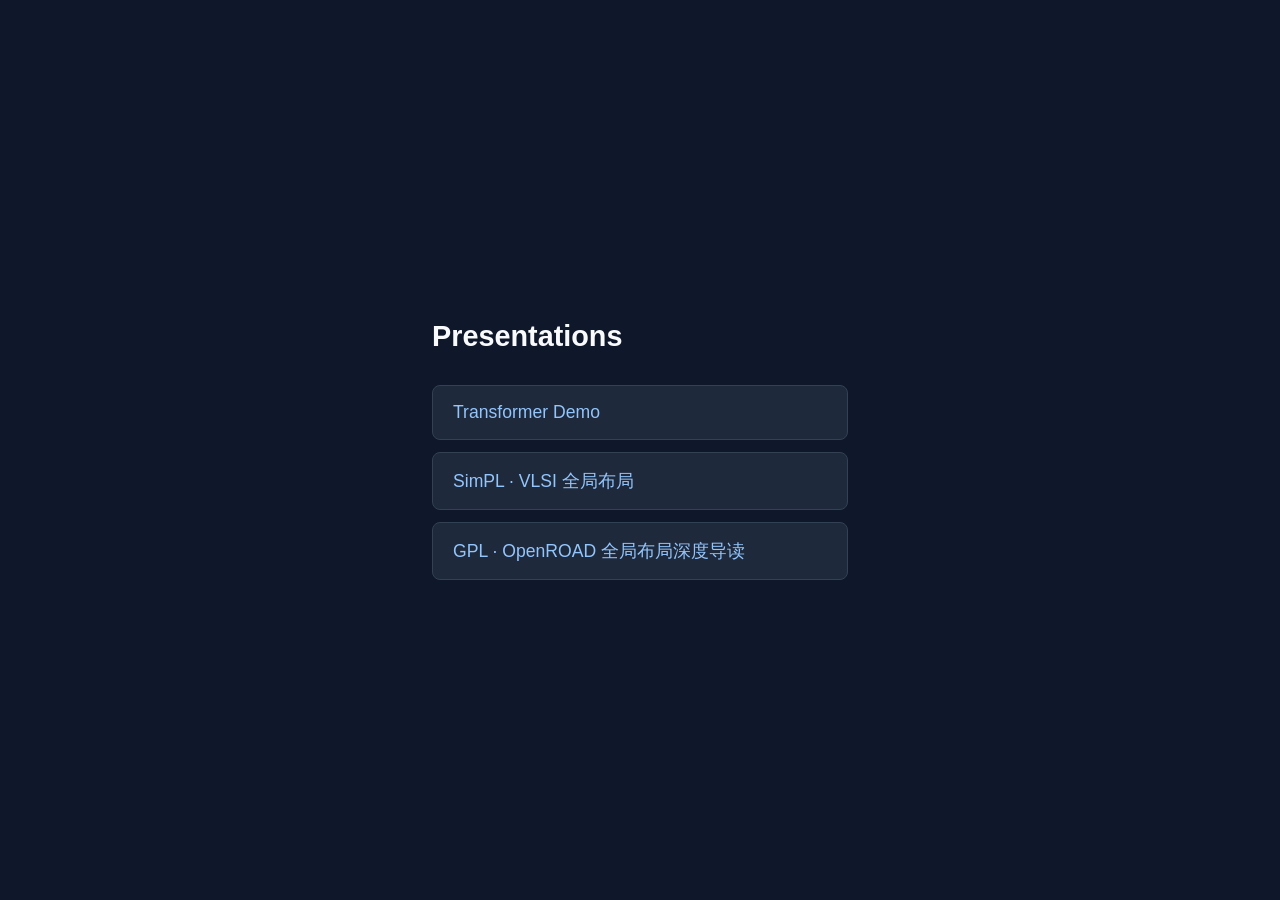
<file: index.html>
<!DOCTYPE html>
<html lang="zh-CN">
<head>
  <meta charset="UTF-8">
  <meta name="viewport" content="width=device-width, initial-scale=1.0">
  <title>Presentations</title>
  <style>
    * { margin: 0; padding: 0; box-sizing: border-box; }
    body {
      font-family: -apple-system, BlinkMacSystemFont, "Segoe UI", Roboto, sans-serif;
      background: #0f172a;
      color: #e2e8f0;
      min-height: 100vh;
      display: flex;
      justify-content: center;
      align-items: center;
    }
    .container { max-width: 480px; width: 100%; padding: 2rem; }
    h1 {
      font-size: 1.8rem;
      font-weight: 600;
      margin-bottom: 2rem;
      color: #f8fafc;
    }
    .list { display: flex; flex-direction: column; gap: 0.75rem; }
    a {
      display: block;
      padding: 1rem 1.25rem;
      background: #1e293b;
      border: 1px solid #334155;
      border-radius: 8px;
      color: #93c5fd;
      text-decoration: none;
      font-size: 1.1rem;
      transition: background 0.15s, border-color 0.15s;
    }
    a:hover {
      background: #334155;
      border-color: #93c5fd;
    }
  </style>
</head>
<body>
  <div class="container">
    <h1>Presentations</h1>
    <div class="list">
      <a href="./transformer-demo/">Transformer Demo</a>
      <a href="./simpl/">SimPL · VLSI 全局布局</a>
      <a href="./gpl/">GPL · OpenROAD 全局布局深度导读</a>
    </div>
  </div>
</body>
</html>
</file>
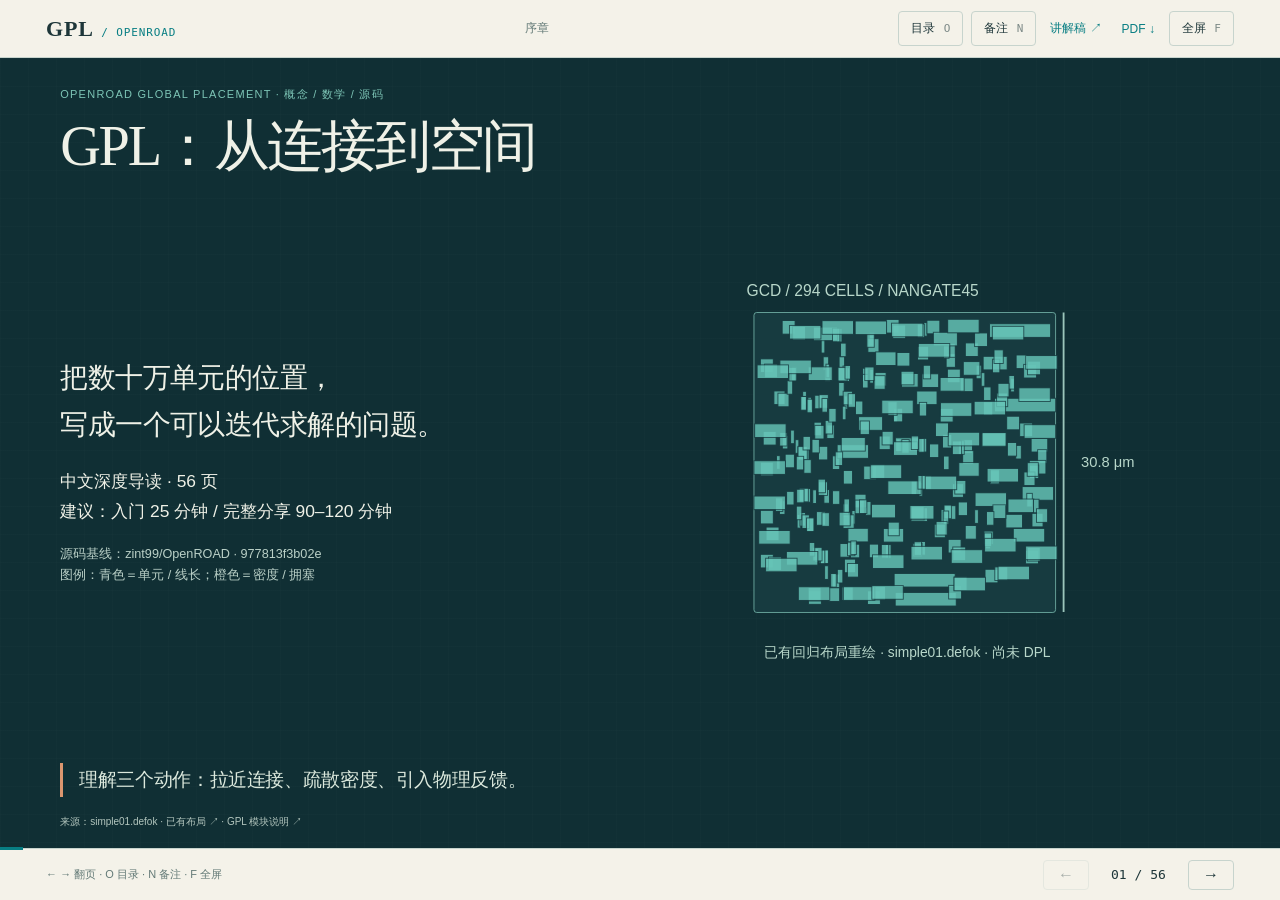
<file: gpl/index.html>
<!doctype html>
<html lang="zh-CN"><head><meta charset="utf-8"><meta name="viewport" content="width=device-width, initial-scale=1">
<meta name="color-scheme" content="light"><meta name="description" content="OpenROAD GPL 中文深度演示：线长、静电密度、Nesterov、时序与拥塞反馈。56 页图解，四个数值实验与逐页讲解稿。">
<title>GPL · 从连接到空间</title><link rel="stylesheet" href="style.css"></head>
<body class="deck">
<header class="topbar"><a class="brand" href="../">GPL<span> / OPENROAD</span></a><span id="chapter-label">序章</span>
<nav aria-label="演示工具"><button id="overview" title="O 打开目录">目录 <kbd>O</kbd></button><button id="show-notes" title="N 显示当前页备注">备注 <kbd>N</kbd></button><a href="notes.html" target="_blank" rel="noopener">讲解稿 ↗</a><a href="gpl-deep-dive.pdf" download>PDF ↓</a><button id="fullscreen" title="F 全屏">全屏 <kbd>F</kbd></button></nav></header>
<noscript><p class="nojs">JavaScript 未启用：以下显示全部幻灯片，交互图例为默认状态；可阅读讲解稿。</p></noscript>
<main id="slides" aria-label="GPL 演示文稿">
<section id="slide-1" class="slide dark" data-chapter="序章" aria-labelledby="title-1">
<div class="slide-heading"><p class="eyebrow">OPENROAD GLOBAL PLACEMENT · 概念 / 数学 / 源码</p><h1 id="title-1">GPL：从连接到空间</h1></div>
<div class="slide-content"><div class="copy"><p class="hero-copy">把数十万单元的位置，<br>写成一个可以迭代求解的问题。</p><p>中文深度导读 · 56 页<br>建议：入门 25 分钟 / 完整分享 90–120 分钟</p><p class="small">源码基线：zint99/OpenROAD · 977813f3b02e<br>图例：青色＝单元 / 线长；橙色＝密度 / 拥塞</p></div><figure id="figure-1"><svg class="visual" viewBox="0 0 680 435" role="img" aria-labelledby="fig-title-1"><title id="fig-title-1">GPL：从连接到空间</title><rect x="173" y="45" width="328.282" height="326.48" rx="3" fill="#173b40" stroke="#6ba89e" opacity="1"/><rect x="382.1539" y="89.8168" width="10.069999999999999" height="14.839999999999998" rx="0" fill="#66c4b7" stroke="#173b40" opacity="0.82"/><rect x="383.4895" y="106.61250000000001" width="14.098" height="14.839999999999998" rx="0" fill="#66c4b7" stroke="#173b40" opacity="0.82"/><rect x="197.4701" y="200.82" width="4.028" height="14.839999999999998" rx="0" fill="#66c4b7" stroke="#173b40" opacity="0.82"/><rect x="203.8513" y="178.6554" width="6.041999999999999" height="14.839999999999998" rx="0" fill="#66c4b7" stroke="#173b40" opacity="0.82"/><rect x="217.8539" y="183.4042" width="4.028" height="14.839999999999998" rx="0" fill="#66c4b7" stroke="#173b40" opacity="0.82"/><rect x="246.1506" y="74.3037" width="4.028" height="14.839999999999998" rx="0" fill="#66c4b7" stroke="#173b40" opacity="0.82"/><rect x="248.2971" y="93.17699999999999" width="6.041999999999999" height="14.839999999999998" rx="0" fill="#66c4b7" stroke="#173b40" opacity="0.82"/><rect x="299.0075" y="107.03650000000002" width="4.028" height="14.839999999999998" rx="0" fill="#66c4b7" stroke="#173b40" opacity="0.82"/><rect x="291.2165" y="105.60549999999999" width="6.041999999999999" height="14.839999999999998" rx="0" fill="#66c4b7" stroke="#173b40" opacity="0.82"/><rect x="250.15210000000002" y="104.86880000000002" width="6.041999999999999" height="14.839999999999998" rx="0" fill="#66c4b7" stroke="#173b40" opacity="0.82"/><rect x="226.0371" y="130.74869999999999" width="4.028" height="14.839999999999998" rx="0" fill="#66c4b7" stroke="#173b40" opacity="0.82"/><rect x="224.12380000000002" y="136.3243" width="6.041999999999999" height="14.839999999999998" rx="0" fill="#66c4b7" stroke="#173b40" opacity="0.82"/><rect x="231.6286" y="137.23059999999998" width="4.028" height="14.839999999999998" rx="0" fill="#66c4b7" stroke="#173b40" opacity="0.82"/><rect x="238.3649" y="164.356" width="8.056" height="14.839999999999998" rx="0" fill="#66c4b7" stroke="#173b40" opacity="0.82"/><rect x="239.03269999999998" y="301.9599" width="4.028" height="14.839999999999998" rx="0" fill="#66c4b7" stroke="#173b40" opacity="0.82"/><rect x="244.04649999999998" y="303.5658" width="6.041999999999999" height="14.839999999999998" rx="0" fill="#66c4b7" stroke="#173b40" opacity="0.82"/><rect x="249.9136" y="320.63180000000006" width="4.028" height="14.839999999999998" rx="0" fill="#66c4b7" stroke="#173b40" opacity="0.82"/><rect x="245.3503" y="303.5658" width="8.056" height="14.839999999999998" rx="0" fill="#66c4b7" stroke="#173b40" opacity="0.82"/><rect x="279.5512" y="260.51390000000004" width="4.028" height="14.839999999999998" rx="0" fill="#66c4b7" stroke="#173b40" opacity="0.82"/><rect x="269.8999" y="253.26880000000003" width="6.041999999999999" height="14.839999999999998" rx="0" fill="#66c4b7" stroke="#173b40" opacity="0.82"/><rect x="219.958" y="264.8122" width="4.028" height="14.839999999999998" rx="0" fill="#66c4b7" stroke="#173b40" opacity="0.82"/><rect x="223.0479" y="262.65510000000006" width="6.041999999999999" height="14.839999999999998" rx="0" fill="#66c4b7" stroke="#173b40" opacity="0.82"/><rect x="249.1239" y="237.72920000000002" width="6.041999999999999" height="14.839999999999998" rx="0" fill="#66c4b7" stroke="#173b40" opacity="0.82"/><rect x="252.2933" y="167.39819999999997" width="8.056" height="14.839999999999998" rx="0" fill="#66c4b7" stroke="#173b40" opacity="0.82"/><rect x="455.22499999999997" y="279.9702" width="34.238" height="14.839999999999998" rx="0" fill="#66c4b7" stroke="#173b40" opacity="0.82"/><rect x="447.12129999999996" y="264.632" width="18.125999999999998" height="14.839999999999998" rx="0" fill="#66c4b7" stroke="#173b40" opacity="0.82"/><rect x="413.6412" y="241.20600000000002" width="34.238" height="14.839999999999998" rx="0" fill="#66c4b7" stroke="#173b40" opacity="0.82"/><rect x="433.0551" y="254.37120000000002" width="14.098" height="14.839999999999998" rx="0" fill="#66c4b7" stroke="#173b40" opacity="0.82"/><rect x="426.0856" y="261.6693" width="8.056" height="14.839999999999998" rx="0" fill="#66c4b7" stroke="#173b40" opacity="0.82"/><rect x="413.2119" y="259.65" width="4.028" height="14.839999999999998" rx="0" fill="#66c4b7" stroke="#173b40" opacity="0.82"/><rect x="434.82" y="138.3065" width="66.46199999999999" height="14.839999999999998" rx="0" fill="#66c4b7" stroke="#173b40" opacity="0.82"/><rect x="474.65479999999997" y="182.02620000000002" width="18.125999999999998" height="14.839999999999998" rx="0" fill="#66c4b7" stroke="#173b40" opacity="0.82"/><rect x="481.7409" y="194.29039999999998" width="10.069999999999999" height="14.839999999999998" rx="0" fill="#66c4b7" stroke="#173b40" opacity="0.82"/><rect x="429.41929999999996" y="57.22180000000001" width="66.46199999999999" height="14.839999999999998" rx="0" fill="#66c4b7" stroke="#173b40" opacity="0.82"/><rect x="461.29879999999997" y="126.96979999999998" width="34.238" height="14.839999999999998" rx="0" fill="#66c4b7" stroke="#173b40" opacity="0.82"/><rect x="472.6461" y="205.93979999999996" width="18.125999999999998" height="14.839999999999998" rx="0" fill="#66c4b7" stroke="#173b40" opacity="0.82"/><rect x="464.871" y="234.46970000000005" width="34.238" height="14.839999999999998" rx="0" fill="#66c4b7" stroke="#173b40" opacity="0.82"/><rect x="469.9113" y="241.82080000000002" width="6.041999999999999" height="14.839999999999998" rx="0" fill="#66c4b7" stroke="#173b40" opacity="0.82"/><rect x="449.4374" y="247.99" width="28.196" height="14.839999999999998" rx="0" fill="#66c4b7" stroke="#173b40" opacity="0.82"/><rect x="395.3138" y="251.2283" width="10.069999999999999" height="14.839999999999998" rx="0" fill="#66c4b7" stroke="#173b40" opacity="0.82"/><rect x="352.6435" y="230.01770000000002" width="4.028" height="14.839999999999998" rx="0" fill="#66c4b7" stroke="#173b40" opacity="0.82"/><rect x="344.05219999999997" y="228.433" width="6.041999999999999" height="14.839999999999998" rx="0" fill="#66c4b7" stroke="#173b40" opacity="0.82"/><rect x="325.5446" y="328.9581" width="66.46199999999999" height="14.839999999999998" rx="0" fill="#66c4b7" stroke="#173b40" opacity="0.82"/><rect x="343.8455" y="257.51410000000004" width="18.125999999999998" height="14.839999999999998" rx="0" fill="#66c4b7" stroke="#173b40" opacity="0.82"/><rect x="378.2478" y="177.6325" width="10.069999999999999" height="14.839999999999998" rx="0" fill="#66c4b7" stroke="#173b40" opacity="0.82"/><rect x="353.6876" y="182.3707" width="6.041999999999999" height="14.839999999999998" rx="0" fill="#66c4b7" stroke="#173b40" opacity="0.82"/><rect x="328.0674" y="182.74699999999999" width="4.028" height="14.839999999999998" rx="0" fill="#66c4b7" stroke="#173b40" opacity="0.82"/><rect x="326.8696" y="181.3902" width="26.182000000000002" height="14.839999999999998" rx="0" fill="#66c4b7" stroke="#173b40" opacity="0.82"/><rect x="318.7023" y="228.2581" width="36.251999999999995" height="14.839999999999998" rx="0" fill="#66c4b7" stroke="#173b40" opacity="0.82"/><rect x="355.01790000000005" y="181.98909999999998" width="6.041999999999999" height="14.839999999999998" rx="0" fill="#66c4b7" stroke="#173b40" opacity="0.82"/><rect x="333.8974" y="183.277" width="8.056" height="14.839999999999998" rx="0" fill="#66c4b7" stroke="#173b40" opacity="0.82"/><rect x="325.04110000000003" y="149.3676" width="4.028" height="14.839999999999998" rx="0" fill="#66c4b7" stroke="#173b40" opacity="0.82"/><rect x="326.70529999999997" y="349.6334" width="66.46199999999999" height="14.839999999999998" rx="0" fill="#66c4b7" stroke="#173b40" opacity="0.82"/><rect x="344.1423" y="255.8711" width="14.098" height="14.839999999999998" rx="0" fill="#66c4b7" stroke="#173b40" opacity="0.82"/><rect x="342.7113" y="255.01780000000002" width="26.182000000000002" height="14.839999999999998" rx="0" fill="#66c4b7" stroke="#173b40" opacity="0.82"/><rect x="324.8185" y="185.6832" width="26.182000000000002" height="14.839999999999998" rx="0" fill="#66c4b7" stroke="#173b40" opacity="0.82"/><rect x="243.2727" y="190.62279999999998" width="10.069999999999999" height="14.839999999999998" rx="0" fill="#66c4b7" stroke="#173b40" opacity="0.82"/><rect x="200.9893" y="175.486" width="8.056" height="14.839999999999998" rx="0" fill="#66c4b7" stroke="#173b40" opacity="0.82"/><rect x="212.9143" y="172.9632" width="4.028" height="14.839999999999998" rx="0" fill="#66c4b7" stroke="#173b40" opacity="0.82"/><rect x="265.6387" y="93.0445" width="6.041999999999999" height="14.839999999999998" rx="0" fill="#66c4b7" stroke="#173b40" opacity="0.82"/><rect x="291.1741" y="112.30999999999999" width="6.041999999999999" height="14.839999999999998" rx="0" fill="#66c4b7" stroke="#173b40" opacity="0.82"/><rect x="265.1882" y="121.1769" width="6.041999999999999" height="14.839999999999998" rx="0" fill="#66c4b7" stroke="#173b40" opacity="0.82"/><rect x="251.3446" y="101.24359999999999" width="4.028" height="14.839999999999998" rx="0" fill="#66c4b7" stroke="#173b40" opacity="0.82"/><rect x="239.14929999999998" y="135.0046" width="8.056" height="14.839999999999998" rx="0" fill="#66c4b7" stroke="#173b40" opacity="0.82"/><rect x="223.9754" y="136.48329999999999" width="6.041999999999999" height="14.839999999999998" rx="0" fill="#66c4b7" stroke="#173b40" opacity="0.82"/><rect x="230.7912" y="139.3294" width="6.041999999999999" height="14.839999999999998" rx="0" fill="#66c4b7" stroke="#173b40" opacity="0.82"/><rect x="250.168" y="303.4227" width="4.028" height="14.839999999999998" rx="0" fill="#66c4b7" stroke="#173b40" opacity="0.82"/><rect x="237.024" y="300.56600000000003" width="10.069999999999999" height="14.839999999999998" rx="0" fill="#66c4b7" stroke="#173b40" opacity="0.82"/><rect x="233.14440000000002" y="295.3296" width="6.041999999999999" height="14.839999999999998" rx="0" fill="#66c4b7" stroke="#173b40" opacity="0.82"/><rect x="240.9195" y="261.7223" width="10.069999999999999" height="14.839999999999998" rx="0" fill="#66c4b7" stroke="#173b40" opacity="0.82"/><rect x="270.9652" y="247.92110000000002" width="6.041999999999999" height="14.839999999999998" rx="0" fill="#66c4b7" stroke="#173b40" opacity="0.82"/><rect x="219.0782" y="255.71210000000002" width="6.041999999999999" height="14.839999999999998" rx="0" fill="#66c4b7" stroke="#173b40" opacity="0.82"/><rect x="258.3883" y="238.96410000000003" width="8.056" height="14.839999999999998" rx="0" fill="#66c4b7" stroke="#173b40" opacity="0.82"/><rect x="258.3035" y="200.9843" width="8.056" height="14.839999999999998" rx="0" fill="#66c4b7" stroke="#173b40" opacity="0.82"/><rect x="236.1442" y="182.9855" width="8.056" height="14.839999999999998" rx="0" fill="#66c4b7" stroke="#173b40" opacity="0.82"/><rect x="220.81130000000002" y="191.3489" width="12.083999999999998" height="14.839999999999998" rx="0" fill="#66c4b7" stroke="#173b40" opacity="0.82"/><rect x="220.9491" y="190.6281" width="10.069999999999999" height="14.839999999999998" rx="0" fill="#66c4b7" stroke="#173b40" opacity="0.82"/><rect x="227.2985" y="205.14480000000003" width="8.056" height="14.839999999999998" rx="0" fill="#66c4b7" stroke="#173b40" opacity="0.82"/><rect x="397.4126" y="116.3009" width="14.098" height="14.839999999999998" rx="0" fill="#66c4b7" stroke="#173b40" opacity="0.82"/><rect x="386.0494" y="78.9094" width="6.041999999999999" height="14.839999999999998" rx="0" fill="#66c4b7" stroke="#173b40" opacity="0.82"/><rect x="328.5974" y="88.49709999999999" width="14.098" height="14.839999999999998" rx="0" fill="#66c4b7" stroke="#173b40" opacity="0.82"/><rect x="239.1652" y="167.8275" width="10.069999999999999" height="14.839999999999998" rx="0" fill="#66c4b7" stroke="#173b40" opacity="0.82"/><rect x="263.51869999999997" y="188.8526" width="34.238" height="14.839999999999998" rx="0" fill="#66c4b7" stroke="#173b40" opacity="0.82"/><rect x="226.4081" y="179.78959999999998" width="8.056" height="14.839999999999998" rx="0" fill="#66c4b7" stroke="#173b40" opacity="0.82"/><rect x="261.4358" y="196.6807" width="8.056" height="14.839999999999998" rx="0" fill="#66c4b7" stroke="#173b40" opacity="0.82"/><rect x="267.9866" y="181.02450000000002" width="26.182000000000002" height="14.839999999999998" rx="0" fill="#66c4b7" stroke="#173b40" opacity="0.82"/><rect x="414.77009999999996" y="102.27709999999999" width="6.041999999999999" height="14.839999999999998" rx="0" fill="#66c4b7" stroke="#173b40" opacity="0.82"/><rect x="420.30330000000004" y="110.45499999999998" width="4.028" height="14.839999999999998" rx="0" fill="#66c4b7" stroke="#173b40" opacity="0.82"/><rect x="333.5847" y="111.356" width="18.125999999999998" height="14.839999999999998" rx="0" fill="#66c4b7" stroke="#173b40" opacity="0.82"/><rect x="286.84929999999997" y="158.3723" width="26.182000000000002" height="14.839999999999998" rx="0" fill="#66c4b7" stroke="#173b40" opacity="0.82"/><rect x="355.9083" y="111.72170000000001" width="18.125999999999998" height="14.839999999999998" rx="0" fill="#66c4b7" stroke="#173b40" opacity="0.82"/><rect x="403.0253" y="78.0985" width="14.098" height="14.839999999999998" rx="0" fill="#66c4b7" stroke="#173b40" opacity="0.82"/><rect x="219.0358" y="201.509" width="8.056" height="14.839999999999998" rx="0" fill="#66c4b7" stroke="#173b40" opacity="0.82"/><rect x="413.1218" y="67.23880000000001" width="14.098" height="14.839999999999998" rx="0" fill="#66c4b7" stroke="#173b40" opacity="0.82"/><rect x="206.9518" y="199.1929" width="10.069999999999999" height="14.839999999999998" rx="0" fill="#66c4b7" stroke="#173b40" opacity="0.82"/><rect x="270.255" y="216.87900000000002" width="10.069999999999999" height="14.839999999999998" rx="0" fill="#66c4b7" stroke="#173b40" opacity="0.82"/><rect x="250.47539999999998" y="162.3844" width="8.056" height="14.839999999999998" rx="0" fill="#66c4b7" stroke="#173b40" opacity="0.82"/><rect x="254.3921" y="149.34109999999998" width="8.056" height="14.839999999999998" rx="0" fill="#66c4b7" stroke="#173b40" opacity="0.82"/><rect x="243.861" y="134.3845" width="10.069999999999999" height="14.839999999999998" rx="0" fill="#66c4b7" stroke="#173b40" opacity="0.82"/><rect x="247.0463" y="138.6457" width="6.041999999999999" height="14.839999999999998" rx="0" fill="#66c4b7" stroke="#173b40" opacity="0.82"/><rect x="194.7088" y="130.39890000000003" width="12.083999999999998" height="14.839999999999998" rx="0" fill="#66c4b7" stroke="#173b40" opacity="0.82"/><rect x="199.0919" y="132.7998" width="12.083999999999998" height="14.839999999999998" rx="0" fill="#66c4b7" stroke="#173b40" opacity="0.82"/><rect x="357.4506" y="55.97630000000001" width="4.028" height="14.839999999999998" rx="0" fill="#66c4b7" stroke="#173b40" opacity="0.82"/><rect x="361.23479999999995" y="53.3793" width="14.098" height="14.839999999999998" rx="0" fill="#66c4b7" stroke="#173b40" opacity="0.82"/><rect x="213.79410000000001" y="104.19040000000001" width="6.041999999999999" height="14.839999999999998" rx="0" fill="#66c4b7" stroke="#173b40" opacity="0.82"/><rect x="209.1248" y="119.09929999999999" width="6.041999999999999" height="14.839999999999998" rx="0" fill="#66c4b7" stroke="#173b40" opacity="0.82"/><rect x="232.0155" y="104.1586" width="26.182000000000002" height="14.839999999999998" rx="0" fill="#66c4b7" stroke="#173b40" opacity="0.82"/><rect x="211.0116" y="104.72040000000001" width="8.056" height="14.839999999999998" rx="0" fill="#66c4b7" stroke="#173b40" opacity="0.82"/><rect x="271.0076" y="135.76780000000002" width="4.028" height="14.839999999999998" rx="0" fill="#66c4b7" stroke="#173b40" opacity="0.82"/><rect x="269.1367" y="146.9243" width="4.028" height="14.839999999999998" rx="0" fill="#66c4b7" stroke="#173b40" opacity="0.82"/><rect x="270.0748" y="130.6692" width="10.069999999999999" height="14.839999999999998" rx="0" fill="#66c4b7" stroke="#173b40" opacity="0.82"/><rect x="269.9264" y="103.2576" width="4.028" height="14.839999999999998" rx="0" fill="#66c4b7" stroke="#173b40" opacity="0.82"/><rect x="264.8861" y="105.17620000000002" width="12.083999999999998" height="14.839999999999998" rx="0" fill="#66c4b7" stroke="#173b40" opacity="0.82"/><rect x="264.3826" y="104.5985" width="10.069999999999999" height="14.839999999999998" rx="0" fill="#66c4b7" stroke="#173b40" opacity="0.82"/><rect x="272.11" y="102.6746" width="6.041999999999999" height="14.839999999999998" rx="0" fill="#66c4b7" stroke="#173b40" opacity="0.82"/><rect x="262.7661" y="62.304500000000026" width="6.041999999999999" height="14.839999999999998" rx="0" fill="#66c4b7" stroke="#173b40" opacity="0.82"/><rect x="267.2552" y="78.30520000000001" width="6.041999999999999" height="14.839999999999998" rx="0" fill="#66c4b7" stroke="#173b40" opacity="0.82"/><rect x="237.66" y="60.846999999999994" width="26.182000000000002" height="14.839999999999998" rx="0" fill="#66c4b7" stroke="#173b40" opacity="0.82"/><rect x="258.489" y="62.07130000000001" width="8.056" height="14.839999999999998" rx="0" fill="#66c4b7" stroke="#173b40" opacity="0.82"/><rect x="275.502" y="133.3086" width="8.056" height="14.839999999999998" rx="0" fill="#66c4b7" stroke="#173b40" opacity="0.82"/><rect x="304.7686" y="110.19529999999999" width="12.083999999999998" height="14.839999999999998" rx="0" fill="#66c4b7" stroke="#173b40" opacity="0.82"/><rect x="303.7086" y="113.75159999999998" width="12.083999999999998" height="14.839999999999998" rx="0" fill="#66c4b7" stroke="#173b40" opacity="0.82"/><rect x="298.42449999999997" y="66.54450000000001" width="6.041999999999999" height="14.839999999999998" rx="0" fill="#66c4b7" stroke="#173b40" opacity="0.82"/><rect x="296.9935" y="73.51930000000002" width="12.083999999999998" height="14.839999999999998" rx="0" fill="#66c4b7" stroke="#173b40" opacity="0.82"/><rect x="333.0653" y="108.9286" width="14.098" height="14.839999999999998" rx="0" fill="#66c4b7" stroke="#173b40" opacity="0.82"/><rect x="293.5803" y="104.28580000000002" width="10.069999999999999" height="14.839999999999998" rx="0" fill="#66c4b7" stroke="#173b40" opacity="0.82"/><rect x="295.8752" y="68.01260000000002" width="8.056" height="14.839999999999998" rx="0" fill="#66c4b7" stroke="#173b40" opacity="0.82"/><rect x="236.97629999999998" y="238.01540000000003" width="4.028" height="14.839999999999998" rx="0" fill="#66c4b7" stroke="#173b40" opacity="0.82"/><rect x="242.95999999999998" y="229.2492" width="10.069999999999999" height="14.839999999999998" rx="0" fill="#66c4b7" stroke="#173b40" opacity="0.82"/><rect x="230.8919" y="268.4056" width="8.056" height="14.839999999999998" rx="0" fill="#66c4b7" stroke="#173b40" opacity="0.82"/><rect x="225.2792" y="265.2468" width="8.056" height="14.839999999999998" rx="0" fill="#66c4b7" stroke="#173b40" opacity="0.82"/><rect x="247.0304" y="262.9042" width="8.056" height="14.839999999999998" rx="0" fill="#66c4b7" stroke="#173b40" opacity="0.82"/><rect x="269.95820000000003" y="265.18320000000006" width="12.083999999999998" height="14.839999999999998" rx="0" fill="#66c4b7" stroke="#173b40" opacity="0.82"/><rect x="265.6864" y="262.3795" width="12.083999999999998" height="14.839999999999998" rx="0" fill="#66c4b7" stroke="#173b40" opacity="0.82"/><rect x="294.3223" y="250.78310000000002" width="6.041999999999999" height="14.839999999999998" rx="0" fill="#66c4b7" stroke="#173b40" opacity="0.82"/><rect x="282.8796" y="242.7536" width="12.083999999999998" height="14.839999999999998" rx="0" fill="#66c4b7" stroke="#173b40" opacity="0.82"/><rect x="283.0174" y="249.15070000000003" width="10.069999999999999" height="14.839999999999998" rx="0" fill="#66c4b7" stroke="#173b40" opacity="0.82"/><rect x="287.8669" y="248.86450000000002" width="8.056" height="14.839999999999998" rx="0" fill="#66c4b7" stroke="#173b40" opacity="0.82"/><rect x="242.7586" y="226.34480000000005" width="8.056" height="14.839999999999998" rx="0" fill="#66c4b7" stroke="#173b40" opacity="0.82"/><rect x="230.12869999999998" y="268.5911" width="8.056" height="14.839999999999998" rx="0" fill="#66c4b7" stroke="#173b40" opacity="0.82"/><rect x="222.5285" y="236.62680000000003" width="12.083999999999998" height="14.839999999999998" rx="0" fill="#66c4b7" stroke="#173b40" opacity="0.82"/><rect x="222.1045" y="236.22930000000002" width="10.069999999999999" height="14.839999999999998" rx="0" fill="#66c4b7" stroke="#173b40" opacity="0.82"/><rect x="219.4704" y="237.34230000000002" width="8.056" height="14.839999999999998" rx="0" fill="#66c4b7" stroke="#173b40" opacity="0.82"/><rect x="200.719" y="249.9033" width="6.041999999999999" height="14.839999999999998" rx="0" fill="#66c4b7" stroke="#173b40" opacity="0.82"/><rect x="300.8678" y="253.7034" width="26.182000000000002" height="14.839999999999998" rx="0" fill="#66c4b7" stroke="#173b40" opacity="0.82"/><rect x="208.5524" y="239.6319" width="8.056" height="14.839999999999998" rx="0" fill="#66c4b7" stroke="#173b40" opacity="0.82"/><rect x="196.3518" y="246.7498" width="8.056" height="14.839999999999998" rx="0" fill="#66c4b7" stroke="#173b40" opacity="0.82"/><rect x="258.2982" y="329.6418" width="8.056" height="14.839999999999998" rx="0" fill="#66c4b7" stroke="#173b40" opacity="0.82"/><rect x="256.528" y="329.0058" width="6.041999999999999" height="14.839999999999998" rx="0" fill="#66c4b7" stroke="#173b40" opacity="0.82"/><rect x="263.7307" y="324.5591" width="6.041999999999999" height="14.839999999999998" rx="0" fill="#66c4b7" stroke="#173b40" opacity="0.82"/><rect x="271.4475" y="313.39730000000003" width="12.083999999999998" height="14.839999999999998" rx="0" fill="#66c4b7" stroke="#173b40" opacity="0.82"/><rect x="274.7282" y="318.14610000000005" width="12.083999999999998" height="14.839999999999998" rx="0" fill="#66c4b7" stroke="#173b40" opacity="0.82"/><rect x="316.2007" y="297.6086" width="6.041999999999999" height="14.839999999999998" rx="0" fill="#66c4b7" stroke="#173b40" opacity="0.82"/><rect x="313.79449999999997" y="280.0391000000001" width="22.153999999999996" height="14.839999999999998" rx="0" fill="#66c4b7" stroke="#173b40" opacity="0.82"/><rect x="298.5729" y="297.0733" width="10.069999999999999" height="14.839999999999998" rx="0" fill="#66c4b7" stroke="#173b40" opacity="0.82"/><rect x="311.6056" y="297.43899999999996" width="8.056" height="14.839999999999998" rx="0" fill="#66c4b7" stroke="#173b40" opacity="0.82"/><rect x="254.2172" y="344.5984" width="12.083999999999998" height="14.839999999999998" rx="0" fill="#66c4b7" stroke="#173b40" opacity="0.82"/><rect x="268.9353" y="343.6709" width="12.083999999999998" height="14.839999999999998" rx="0" fill="#66c4b7" stroke="#173b40" opacity="0.82"/><rect x="275.2688" y="279.85360000000003" width="22.153999999999996" height="14.839999999999998" rx="0" fill="#66c4b7" stroke="#173b40" opacity="0.82"/><rect x="277.993" y="297.16870000000006" width="10.069999999999999" height="14.839999999999998" rx="0" fill="#66c4b7" stroke="#173b40" opacity="0.82"/><rect x="266.6245" y="296.47440000000006" width="10.069999999999999" height="14.839999999999998" rx="0" fill="#66c4b7" stroke="#173b40" opacity="0.82"/><rect x="376.6101" y="259.4963" width="6.041999999999999" height="14.839999999999998" rx="0" fill="#66c4b7" stroke="#173b40" opacity="0.82"/><rect x="380.654" y="255.24040000000002" width="12.083999999999998" height="14.839999999999998" rx="0" fill="#66c4b7" stroke="#173b40" opacity="0.82"/><rect x="379.28659999999996" y="201.23340000000002" width="6.041999999999999" height="14.839999999999998" rx="0" fill="#66c4b7" stroke="#173b40" opacity="0.82"/><rect x="398.7217" y="183.40949999999998" width="12.083999999999998" height="14.839999999999998" rx="0" fill="#66c4b7" stroke="#173b40" opacity="0.82"/><rect x="400.158" y="195.3345" width="12.083999999999998" height="14.839999999999998" rx="0" fill="#66c4b7" stroke="#173b40" opacity="0.82"/><rect x="395.9869" y="208.3513" width="22.153999999999996" height="14.839999999999998" rx="0" fill="#66c4b7" stroke="#173b40" opacity="0.82"/><rect x="395.8332" y="184.5649" width="6.041999999999999" height="14.839999999999998" rx="0" fill="#66c4b7" stroke="#173b40" opacity="0.82"/><rect x="388.922" y="184.82989999999998" width="10.069999999999999" height="14.839999999999998" rx="0" fill="#66c4b7" stroke="#173b40" opacity="0.82"/><rect x="379.80600000000004" y="254.53020000000004" width="8.056" height="14.839999999999998" rx="0" fill="#66c4b7" stroke="#173b40" opacity="0.82"/><rect x="378.93149999999997" y="261.0386" width="6.041999999999999" height="14.839999999999998" rx="0" fill="#66c4b7" stroke="#173b40" opacity="0.82"/><rect x="369.22720000000004" y="275.338" width="12.083999999999998" height="14.839999999999998" rx="0" fill="#66c4b7" stroke="#173b40" opacity="0.82"/><rect x="371.2147" y="272.38059999999996" width="12.083999999999998" height="14.839999999999998" rx="0" fill="#66c4b7" stroke="#173b40" opacity="0.82"/><rect x="353.571" y="294.22720000000004" width="6.041999999999999" height="14.839999999999998" rx="0" fill="#66c4b7" stroke="#173b40" opacity="0.82"/><rect x="319.09979999999996" y="273.14380000000006" width="12.083999999999998" height="14.839999999999998" rx="0" fill="#66c4b7" stroke="#173b40" opacity="0.82"/><rect x="345.91779999999994" y="296.09810000000004" width="10.069999999999999" height="14.839999999999998" rx="0" fill="#66c4b7" stroke="#173b40" opacity="0.82"/><rect x="347.3117" y="294.471" width="8.056" height="14.839999999999998" rx="0" fill="#66c4b7" stroke="#173b40" opacity="0.82"/><rect x="388.91139999999996" y="231.3215" width="12.083999999999998" height="14.839999999999998" rx="0" fill="#66c4b7" stroke="#173b40" opacity="0.82"/><rect x="391.5561" y="227.7705" width="12.083999999999998" height="14.839999999999998" rx="0" fill="#66c4b7" stroke="#173b40" opacity="0.82"/><rect x="350.1101" y="130.45190000000002" width="22.153999999999996" height="14.839999999999998" rx="0" fill="#66c4b7" stroke="#173b40" opacity="0.82"/><rect x="351.4669" y="222.43340000000003" width="10.069999999999999" height="14.839999999999998" rx="0" fill="#66c4b7" stroke="#173b40" opacity="0.82"/><rect x="355.97720000000004" y="222.51819999999998" width="10.069999999999999" height="14.839999999999998" rx="0" fill="#66c4b7" stroke="#173b40" opacity="0.82"/><rect x="472.8846" y="210.94830000000002" width="10.069999999999999" height="14.839999999999998" rx="0" fill="#66c4b7" stroke="#173b40" opacity="0.82"/><rect x="477.2306" y="248.21790000000001" width="6.041999999999999" height="14.839999999999998" rx="0" fill="#66c4b7" stroke="#173b40" opacity="0.82"/><rect x="475.577" y="263.5031" width="12.083999999999998" height="14.839999999999998" rx="0" fill="#66c4b7" stroke="#173b40" opacity="0.82"/><rect x="480.54839999999996" y="258.55820000000006" width="12.083999999999998" height="14.839999999999998" rx="0" fill="#66c4b7" stroke="#173b40" opacity="0.82"/><rect x="424.5963" y="287.3743" width="6.041999999999999" height="14.839999999999998" rx="0" fill="#66c4b7" stroke="#173b40" opacity="0.82"/><rect x="402.9193" y="276.8326" width="12.083999999999998" height="14.839999999999998" rx="0" fill="#66c4b7" stroke="#173b40" opacity="0.82"/><rect x="423.28189999999995" y="282.8587" width="10.069999999999999" height="14.839999999999998" rx="0" fill="#66c4b7" stroke="#173b40" opacity="0.82"/><rect x="423.5999" y="284.93629999999996" width="8.056" height="14.839999999999998" rx="0" fill="#66c4b7" stroke="#173b40" opacity="0.82"/><rect x="466.832" y="218.55380000000005" width="12.083999999999998" height="14.839999999999998" rx="0" fill="#66c4b7" stroke="#173b40" opacity="0.82"/><rect x="470.39889999999997" y="208.4467" width="12.083999999999998" height="14.839999999999998" rx="0" fill="#66c4b7" stroke="#173b40" opacity="0.82"/><rect x="420.8121" y="176.2439" width="26.182000000000002" height="14.839999999999998" rx="0" fill="#66c4b7" stroke="#173b40" opacity="0.82"/><rect x="429.89099999999996" y="217.35070000000002" width="10.069999999999999" height="14.839999999999998" rx="0" fill="#66c4b7" stroke="#173b40" opacity="0.82"/><rect x="430.36269999999996" y="216.0204" width="10.069999999999999" height="14.839999999999998" rx="0" fill="#66c4b7" stroke="#173b40" opacity="0.82"/><rect x="437.0831" y="132.6514" width="12.083999999999998" height="14.839999999999998" rx="0" fill="#66c4b7" stroke="#173b40" opacity="0.82"/><rect x="452.4001" y="116.61360000000002" width="4.028" height="14.839999999999998" rx="0" fill="#66c4b7" stroke="#173b40" opacity="0.82"/><rect x="450.44969999999995" y="113.52369999999999" width="6.041999999999999" height="14.839999999999998" rx="0" fill="#66c4b7" stroke="#173b40" opacity="0.82"/><rect x="438.5406" y="122.04610000000001" width="12.083999999999998" height="14.839999999999998" rx="0" fill="#66c4b7" stroke="#173b40" opacity="0.82"/><rect x="421.2997" y="175.6556" width="26.182000000000002" height="14.839999999999998" rx="0" fill="#66c4b7" stroke="#173b40" opacity="0.82"/><rect x="422.92679999999996" y="125.99459999999999" width="8.056" height="14.839999999999998" rx="0" fill="#66c4b7" stroke="#173b40" opacity="0.82"/><rect x="422.8367" y="142.1861" width="10.069999999999999" height="14.839999999999998" rx="0" fill="#66c4b7" stroke="#173b40" opacity="0.82"/><rect x="458.3255" y="91.23190000000001" width="12.083999999999998" height="14.839999999999998" rx="0" fill="#66c4b7" stroke="#173b40" opacity="0.82"/><rect x="422.4233" y="92.65230000000003" width="26.182000000000002" height="14.839999999999998" rx="0" fill="#66c4b7" stroke="#173b40" opacity="0.82"/><rect x="432.5569" y="95.8111" width="8.056" height="14.839999999999998" rx="0" fill="#66c4b7" stroke="#173b40" opacity="0.82"/><rect x="434.2741" y="85.64040000000003" width="10.069999999999999" height="14.839999999999998" rx="0" fill="#66c4b7" stroke="#173b40" opacity="0.82"/><rect x="379.28659999999996" y="80.00120000000001" width="6.041999999999999" height="14.839999999999998" rx="0" fill="#66c4b7" stroke="#173b40" opacity="0.82"/><rect x="457.928" y="189.59459999999999" width="6.041999999999999" height="14.839999999999998" rx="0" fill="#66c4b7" stroke="#173b40" opacity="0.82"/><rect x="448.79609999999997" y="186.4623" width="10.069999999999999" height="14.839999999999998" rx="0" fill="#66c4b7" stroke="#173b40" opacity="0.82"/><rect x="344.1847" y="179.37089999999998" width="8.056" height="14.839999999999998" rx="0" fill="#66c4b7" stroke="#173b40" opacity="0.82"/><rect x="274.813" y="294.895" width="8.056" height="14.839999999999998" rx="0" fill="#66c4b7" stroke="#173b40" opacity="0.82"/><rect x="278.3958" y="293.5912" width="6.041999999999999" height="14.839999999999998" rx="0" fill="#66c4b7" stroke="#173b40" opacity="0.82"/><rect x="288.5771" y="163.0575" width="10.069999999999999" height="14.839999999999998" rx="0" fill="#66c4b7" stroke="#173b40" opacity="0.82"/><rect x="283.4679" y="141.35930000000002" width="8.056" height="14.839999999999998" rx="0" fill="#66c4b7" stroke="#173b40" opacity="0.82"/><rect x="352.9297" y="142.81150000000002" width="8.056" height="14.839999999999998" rx="0" fill="#66c4b7" stroke="#173b40" opacity="0.82"/><rect x="357.2333" y="102.38839999999999" width="8.056" height="14.839999999999998" rx="0" fill="#66c4b7" stroke="#173b40" opacity="0.82"/><rect x="368.2096" y="66.5021" width="26.182000000000002" height="14.839999999999998" rx="0" fill="#66c4b7" stroke="#173b40" opacity="0.82"/><rect x="350.67719999999997" y="57.497400000000006" width="8.056" height="14.839999999999998" rx="0" fill="#66c4b7" stroke="#173b40" opacity="0.82"/><rect x="351.03229999999996" y="81.81380000000001" width="12.083999999999998" height="14.839999999999998" rx="0" fill="#66c4b7" stroke="#173b40" opacity="0.82"/><rect x="203.6817" y="53.72379999999999" width="14.098" height="14.839999999999998" rx="0" fill="#66c4b7" stroke="#173b40" opacity="0.82"/><rect x="400.794" y="98.45580000000001" width="18.125999999999998" height="14.839999999999998" rx="0" fill="#66c4b7" stroke="#173b40" opacity="0.82"/><rect x="375.5925" y="115.7815" width="26.182000000000002" height="14.839999999999998" rx="0" fill="#66c4b7" stroke="#173b40" opacity="0.82"/><rect x="215.1085" y="60.025499999999994" width="14.098" height="14.839999999999998" rx="0" fill="#66c4b7" stroke="#173b40" opacity="0.82"/><rect x="179.9642" y="207.89020000000002" width="14.098" height="14.839999999999998" rx="0" fill="#66c4b7" stroke="#173b40" opacity="0.82"/><rect x="183.0382" y="174.4366" width="14.098" height="14.839999999999998" rx="0" fill="#66c4b7" stroke="#173b40" opacity="0.82"/><rect x="179.9642" y="95.45070000000001" width="14.098" height="14.839999999999998" rx="0" fill="#66c4b7" stroke="#173b40" opacity="0.82"/><rect x="184.5381" y="101.14819999999999" width="14.098" height="14.839999999999998" rx="0" fill="#66c4b7" stroke="#173b40" opacity="0.82"/><rect x="316.8261" y="52.525999999999996" width="14.098" height="14.839999999999998" rx="0" fill="#66c4b7" stroke="#173b40" opacity="0.82"/><rect x="324.0288" y="58.57860000000001" width="14.098" height="14.839999999999998" rx="0" fill="#66c4b7" stroke="#173b40" opacity="0.82"/><rect x="296.50059999999996" y="347.93739999999997" width="14.098" height="14.839999999999998" rx="0" fill="#66c4b7" stroke="#173b40" opacity="0.82"/><rect x="302.108" y="342.9925" width="14.098" height="14.839999999999998" rx="0" fill="#66c4b7" stroke="#173b40" opacity="0.82"/><rect x="179.9642" y="260.2701" width="14.098" height="14.839999999999998" rx="0" fill="#66c4b7" stroke="#173b40" opacity="0.82"/><rect x="186.1864" y="278.50210000000004" width="14.098" height="14.839999999999998" rx="0" fill="#66c4b7" stroke="#173b40" opacity="0.82"/><rect x="179.9642" y="308.1662" width="14.098" height="14.839999999999998" rx="0" fill="#66c4b7" stroke="#173b40" opacity="0.82"/><rect x="188.7993" y="311.0547" width="14.098" height="14.839999999999998" rx="0" fill="#66c4b7" stroke="#173b40" opacity="0.82"/><rect x="232.27519999999998" y="347.7678" width="14.098" height="14.839999999999998" rx="0" fill="#66c4b7" stroke="#173b40" opacity="0.82"/><rect x="231.9625" y="344.1956" width="14.098" height="14.839999999999998" rx="0" fill="#66c4b7" stroke="#173b40" opacity="0.82"/><rect x="292.4408" y="212.11430000000001" width="14.098" height="14.839999999999998" rx="0" fill="#66c4b7" stroke="#173b40" opacity="0.82"/><rect x="301.2441" y="210.6833" width="14.098" height="14.839999999999998" rx="0" fill="#66c4b7" stroke="#173b40" opacity="0.82"/><rect x="370.6105" y="165.17220000000003" width="14.098" height="14.839999999999998" rx="0" fill="#66c4b7" stroke="#173b40" opacity="0.82"/><rect x="375.6773" y="149.3464" width="14.098" height="14.839999999999998" rx="0" fill="#66c4b7" stroke="#173b40" opacity="0.82"/><rect x="384.34810000000004" y="291.874" width="14.098" height="14.839999999999998" rx="0" fill="#66c4b7" stroke="#173b40" opacity="0.82"/><rect x="389.3778" y="300.21090000000004" width="14.098" height="14.839999999999998" rx="0" fill="#66c4b7" stroke="#173b40" opacity="0.82"/><rect x="384.8887" y="341.9484" width="14.098" height="14.839999999999998" rx="0" fill="#66c4b7" stroke="#173b40" opacity="0.82"/><rect x="390.8565" y="332.7264" width="14.098" height="14.839999999999998" rx="0" fill="#66c4b7" stroke="#173b40" opacity="0.82"/><rect x="468.6287" y="303.7089" width="14.098" height="14.839999999999998" rx="0" fill="#66c4b7" stroke="#173b40" opacity="0.82"/><rect x="470.489" y="300.69320000000005" width="14.098" height="14.839999999999998" rx="0" fill="#66c4b7" stroke="#173b40" opacity="0.82"/><rect x="424.4691" y="324.4372" width="14.098" height="14.839999999999998" rx="0" fill="#66c4b7" stroke="#173b40" opacity="0.82"/><rect x="435.138" y="321.8508" width="14.098" height="14.839999999999998" rx="0" fill="#66c4b7" stroke="#173b40" opacity="0.82"/><rect x="448.0594" y="157.8635" width="14.098" height="14.839999999999998" rx="0" fill="#66c4b7" stroke="#173b40" opacity="0.82"/><rect x="462.2051" y="165.2835" width="14.098" height="14.839999999999998" rx="0" fill="#66c4b7" stroke="#173b40" opacity="0.82"/><rect x="466.52459999999996" y="101.4503" width="14.098" height="14.839999999999998" rx="0" fill="#66c4b7" stroke="#173b40" opacity="0.82"/><rect x="470.75399999999996" y="97.94699999999999" width="14.098" height="14.839999999999998" rx="0" fill="#66c4b7" stroke="#173b40" opacity="0.82"/><rect x="364.08619999999996" y="188.0576" width="10.069999999999999" height="14.839999999999998" rx="0" fill="#66c4b7" stroke="#173b40" opacity="0.82"/><rect x="352.27779999999996" y="182.22230000000002" width="6.041999999999999" height="14.839999999999998" rx="0" fill="#66c4b7" stroke="#173b40" opacity="0.82"/><rect x="309.25239999999997" y="179.4186" width="12.083999999999998" height="14.839999999999998" rx="0" fill="#66c4b7" stroke="#173b40" opacity="0.82"/><rect x="312.45889999999997" y="174.2829" width="12.083999999999998" height="14.839999999999998" rx="0" fill="#66c4b7" stroke="#173b40" opacity="0.82"/><rect x="305.4523" y="87.85580000000002" width="22.153999999999996" height="14.839999999999998" rx="0" fill="#66c4b7" stroke="#173b40" opacity="0.82"/><rect x="324.8079" y="149.19799999999998" width="10.069999999999999" height="14.839999999999998" rx="0" fill="#66c4b7" stroke="#173b40" opacity="0.82"/><rect x="318.74469999999997" y="142.0907" width="10.069999999999999" height="14.839999999999998" rx="0" fill="#66c4b7" stroke="#173b40" opacity="0.82"/><rect x="173.0" y="206.332" width="34.238" height="14.839999999999998" rx="0" fill="#66c4b7" stroke="#173b40" opacity="0.82"/><rect x="201.2172" y="96.75980000000001" width="34.238" height="14.839999999999998" rx="0" fill="#66c4b7" stroke="#173b40" opacity="0.82"/><rect x="247.0781" y="53.88810000000002" width="34.238" height="14.839999999999998" rx="0" fill="#66c4b7" stroke="#173b40" opacity="0.82"/><rect x="283.1234" y="54.237899999999996" width="34.238" height="14.839999999999998" rx="0" fill="#66c4b7" stroke="#173b40" opacity="0.82"/><rect x="270.3292" y="343.4536" width="34.238" height="14.839999999999998" rx="0" fill="#66c4b7" stroke="#173b40" opacity="0.82"/><rect x="173.0" y="244.74110000000002" width="34.238" height="14.839999999999998" rx="0" fill="#66c4b7" stroke="#173b40" opacity="0.82"/><rect x="302.03909999999996" y="308.7174" width="34.238" height="14.839999999999998" rx="0" fill="#66c4b7" stroke="#173b40" opacity="0.82"/><rect x="208.2715" y="305.1134" width="34.238" height="14.839999999999998" rx="0" fill="#66c4b7" stroke="#173b40" opacity="0.82"/><rect x="384.4276" y="175.33229999999998" width="34.238" height="14.839999999999998" rx="0" fill="#66c4b7" stroke="#173b40" opacity="0.82"/><rect x="343.9144" y="299.4848" width="34.238" height="14.839999999999998" rx="0" fill="#66c4b7" stroke="#173b40" opacity="0.82"/><rect x="359.43280000000004" y="223.02700000000002" width="34.238" height="14.839999999999998" rx="0" fill="#66c4b7" stroke="#173b40" opacity="0.82"/><rect x="424.02919999999995" y="290.7822" width="34.238" height="14.839999999999998" rx="0" fill="#66c4b7" stroke="#173b40" opacity="0.82"/><rect x="426.73749999999995" y="214.6477" width="34.238" height="14.839999999999998" rx="0" fill="#66c4b7" stroke="#173b40" opacity="0.82"/><rect x="412.6289" y="141.63490000000002" width="34.238" height="14.839999999999998" rx="0" fill="#66c4b7" stroke="#173b40" opacity="0.82"/><rect x="432.435" y="60.03080000000001" width="34.238" height="14.839999999999998" rx="0" fill="#66c4b7" stroke="#173b40" opacity="0.82"/><rect x="383.8499" y="52.33520000000003" width="34.238" height="14.839999999999998" rx="0" fill="#66c4b7" stroke="#173b40" opacity="0.82"/><rect x="351.8644" y="78.76100000000001" width="34.238" height="14.839999999999998" rx="0" fill="#66c4b7" stroke="#173b40" opacity="0.82"/><rect x="211.637" y="59.05559999999999" width="34.238" height="14.839999999999998" rx="0" fill="#66c4b7" stroke="#173b40" opacity="0.82"/><rect x="173.7579" y="166.1474" width="34.238" height="14.839999999999998" rx="0" fill="#66c4b7" stroke="#173b40" opacity="0.82"/><rect x="176.4026" y="102.00680000000003" width="34.238" height="14.839999999999998" rx="0" fill="#66c4b7" stroke="#173b40" opacity="0.82"/><rect x="322.7303" y="56.596399999999996" width="34.238" height="14.839999999999998" rx="0" fill="#66c4b7" stroke="#173b40" opacity="0.82"/><rect x="301.2812" y="342.2452" width="34.238" height="14.839999999999998" rx="0" fill="#66c4b7" stroke="#173b40" opacity="0.82"/><rect x="178.1781" y="282.24390000000005" width="34.238" height="14.839999999999998" rx="0" fill="#66c4b7" stroke="#173b40" opacity="0.82"/><rect x="185.6935" y="312.42740000000003" width="34.238" height="14.839999999999998" rx="0" fill="#66c4b7" stroke="#173b40" opacity="0.82"/><rect x="221.25650000000002" y="343.5119" width="34.238" height="14.839999999999998" rx="0" fill="#66c4b7" stroke="#173b40" opacity="0.82"/><rect x="299.5852" y="210.74689999999998" width="34.238" height="14.839999999999998" rx="0" fill="#66c4b7" stroke="#173b40" opacity="0.82"/><rect x="375.91049999999996" y="143.156" width="34.238" height="14.839999999999998" rx="0" fill="#66c4b7" stroke="#173b40" opacity="0.82"/><rect x="387.68179999999995" y="303.1736" width="34.238" height="14.839999999999998" rx="0" fill="#66c4b7" stroke="#173b40" opacity="0.82"/><rect x="390.68690000000004" y="333.1292" width="34.238" height="14.839999999999998" rx="0" fill="#66c4b7" stroke="#173b40" opacity="0.82"/><rect x="468.6658" y="299.1721" width="34.238" height="14.839999999999998" rx="0" fill="#66c4b7" stroke="#173b40" opacity="0.82"/><rect x="438.65189999999996" y="321.077" width="34.238" height="14.839999999999998" rx="0" fill="#66c4b7" stroke="#173b40" opacity="0.82"/><rect x="467.0334" y="167.12259999999998" width="34.238" height="14.839999999999998" rx="0" fill="#66c4b7" stroke="#173b40" opacity="0.82"/><rect x="468.7612" y="91.88380000000001" width="34.238" height="14.839999999999998" rx="0" fill="#66c4b7" stroke="#173b40" opacity="0.82"/><rect x="312.1038" y="140.3629" width="34.238" height="14.839999999999998" rx="0" fill="#66c4b7" stroke="#173b40" opacity="0.82"/><text x="165" y="27" font-size="17" fill="#b8d7ca" text-anchor="start" font-weight="400">GCD / 294 CELLS / NANGATE45</text><line x1="510" y1="45" x2="510" y2="371" stroke="#9bc5ba" stroke-width="2" stroke-dasharray=""/><text x="529" y="213" font-size="16" fill="#b8d7ca" text-anchor="start" font-weight="400">30.8 μm</text><text x="340" y="420" font-size="15" fill="#b8d7ca" text-anchor="middle" font-weight="400">已有回归布局重绘 · simple01.defok · 尚未 DPL</text></svg></figure></div>
<p class="takeaway">理解三个动作：拉近连接、疏散密度、引入物理反馈。</p><footer class="sources"><span>来源：</span><a href="https://github.com/zint99/OpenROAD/blob/977813f3b02e35692b7b5ab3cca36e4e6fa380bb/src/gpl/test/simple01.defok" target="_blank" rel="noopener noreferrer">simple01.defok · 已有布局 ↗</a> · <a href="https://github.com/zint99/OpenROAD/blob/977813f3b02e35692b7b5ab3cca36e4e6fa380bb/src/gpl/README.md" target="_blank" rel="noopener noreferrer">GPL 模块说明 ↗</a><b class="print-page">01 / 56</b></footer>
<template class="speaker-note">GPL 是 Global Placement，全局布局。本演示以当前工作区对应的公开提交为基线，并非对所有 OpenROAD 版本的描述。右图由 simple01.defok 和同目录 LEF 的真实单元尺寸重绘，展示已有回归基准的 GPL 输出，不是本次新运行截图；它尚未经过详细布局。其余未特别标注的几何图均为原理示意。先把网表变成空间问题，再讲数学，最后落到源码。讲解重点放在线长、密度、优化循环及反馈，不展开命令注册和选项管理。</template></section>
<section id="slide-2" class="slide" data-chapter="序章" aria-labelledby="title-2">
<div class="slide-heading"><p class="eyebrow">READING MAP · 按重要性分配时间</p><h2 id="title-2">两条阅读路径，同一条算法主线</h2></div>
<div class="slide-content"><div class="copy"><div class="rows"><p><b>快速入门 · 25 分钟</b><br>01–07 → 10 → 15、18、20–21 → 28、32、34 → 35、39、42 → 50、56</p><p><b>算法深读 · 90–120 分钟</b><br>顺序阅读 08–44；重点推导 WA、Poisson 与 Nesterov，并操作四个实验。</p><p><b>开发者延伸</b><br>45–55：数据边界、源码导航、诊断与回归设计。</p></div></div><figure id="figure-2"><svg class="visual" viewBox="0 0 680 435" role="img" aria-labelledby="fig-title-2"><title id="fig-title-2">两条阅读路径，同一条算法主线</title><text x="40" y="78" font-size="38" fill="#087e83" text-anchor="start" font-weight="400">01</text><line x1="104" y1="55" x2="104" y2="107" stroke="#087e83" stroke-width="3" stroke-dasharray=""/><text x="130" y="72" font-size="25" fill="#1d3639" text-anchor="start" font-weight="400">直觉与建模</text><text x="130" y="101" font-size="17" fill="#627976" text-anchor="start" font-weight="400">01—07</text><text x="40" y="165" font-size="38" fill="#087e83" text-anchor="start" font-weight="400">02</text><line x1="104" y1="142" x2="104" y2="194" stroke="#087e83" stroke-width="3" stroke-dasharray=""/><text x="130" y="159" font-size="25" fill="#1d3639" text-anchor="start" font-weight="400">线长 / 密度 / Nesterov</text><text x="130" y="188" font-size="17" fill="#627976" text-anchor="start" font-weight="400">08—34</text><text x="40" y="252" font-size="38" fill="#cb613c" text-anchor="start" font-weight="400">03</text><line x1="104" y1="229" x2="104" y2="281" stroke="#cb613c" stroke-width="3" stroke-dasharray=""/><text x="130" y="246" font-size="25" fill="#1d3639" text-anchor="start" font-weight="400">时序 / 可布线性</text><text x="130" y="275" font-size="17" fill="#627976" text-anchor="start" font-weight="400">35—44</text><text x="40" y="339" font-size="38" fill="#426eaa" text-anchor="start" font-weight="400">04</text><line x1="104" y1="316" x2="104" y2="368" stroke="#426eaa" stroke-width="3" stroke-dasharray=""/><text x="130" y="333" font-size="25" fill="#1d3639" text-anchor="start" font-weight="400">源码 / 诊断 / 练习</text><text x="130" y="362" font-size="17" fill="#627976" text-anchor="start" font-weight="400">45—56</text><text x="340" y="413" font-size="15" fill="#627976" text-anchor="middle" font-weight="400">原理示意 · 非实测运行</text></svg></figure></div>
<p class="takeaway">核心算法占 28 页；时序与拥塞反馈占 10 页。</p><footer class="sources"><span>来源：</span><a href="https://github.com/zint99/OpenROAD/blob/977813f3b02e35692b7b5ab3cca36e4e6fa380bb/src/gpl/README.md" target="_blank" rel="noopener noreferrer">GPL 模块说明 ↗</a><b class="print-page">02 / 56</b></footer>
<template class="speaker-note">全篇分成三个问题：优化什么，怎么优化，如何让结果适合真实芯片。第 8–34 页加第 6 页提供 28 页核心算法内容；第 35–44 页用 10 页讲物理反馈。新人可以跳过详细导数和数据同步，先看每页底部的一句话。讲者应根据听众选择快速路径或完整路径，不必在一次入门分享中读完所有源码附录。四个交互实验都采用明确的教学模型，不能当作 OpenROAD 仿真器或性能证据。</template></section>
<section id="slide-3" class="slide" data-chapter="01 / 建立直觉" aria-labelledby="title-3">
<div class="slide-heading"><p class="eyebrow">CONTEXT · 在物理设计流程中定位</p><h2 id="title-3">GPL 决定整体分布，DPL 完成合法落位</h2></div>
<div class="slide-content"><div class="copy"><p>输入：网表、单元尺寸、core / rows、固定对象、I/O 与区域约束。</p><p>输出：可移动实例的坐标，以及布局质量指标。</p><p>时序驱动可保留 resizer 修改，因此部分运行也会改变网表和单元面积。</p></div><figure id="figure-3"><svg class="visual" viewBox="0 0 680 435" role="img" aria-labelledby="fig-title-3"><title id="fig-title-3">GPL 决定整体分布，DPL 完成合法落位</title><rect x="80" y="20" width="385" height="73" rx="6" fill="#edf2ea" stroke="#c7d4cd" opacity="1"/><rect x="80" y="20" width="4" height="73" rx="3" fill="#627976" stroke="none" opacity="1"/><text x="98" y="52" font-size="21" fill="#627976" text-anchor="start" font-weight="650">Floorplan</text><text x="98" y="80" font-size="15" fill="#627976" text-anchor="start" font-weight="400">宏块 / 引脚 / rows</text><line x1="274" y1="94" x2="274" y2="109" stroke="#087e83" stroke-width="2.5" stroke-dasharray=""/><polygon points="274,109 269.6503446588877,99.99552897647322 278.3496553411123,99.99552897647322" fill="#087e83"/><rect x="80" y="112" width="385" height="73" rx="6" fill="#edf2ea" stroke="#c7d4cd" opacity="1"/><rect x="80" y="112" width="4" height="73" rx="3" fill="#087e83" stroke="none" opacity="1"/><text x="98" y="144" font-size="21" fill="#087e83" text-anchor="start" font-weight="650">GPL</text><text x="98" y="172" font-size="15" fill="#627976" text-anchor="start" font-weight="400">整体分布</text><line x1="274" y1="186" x2="274" y2="201" stroke="#087e83" stroke-width="2.5" stroke-dasharray=""/><polygon points="274,201 269.6503446588877,191.99552897647322 278.3496553411123,191.99552897647322" fill="#087e83"/><rect x="80" y="204" width="385" height="73" rx="6" fill="#edf2ea" stroke="#c7d4cd" opacity="1"/><rect x="80" y="204" width="4" height="73" rx="3" fill="#627976" stroke="none" opacity="1"/><text x="98" y="236" font-size="21" fill="#627976" text-anchor="start" font-weight="650">DPL + CTS</text><text x="98" y="264" font-size="15" fill="#627976" text-anchor="start" font-weight="400">合法化 / 时钟树</text><line x1="274" y1="278" x2="274" y2="293" stroke="#087e83" stroke-width="2.5" stroke-dasharray=""/><polygon points="274,293 269.6503446588877,283.9955289764732 278.3496553411123,283.9955289764732" fill="#087e83"/><rect x="80" y="296" width="385" height="73" rx="6" fill="#edf2ea" stroke="#c7d4cd" opacity="1"/><rect x="80" y="296" width="4" height="73" rx="3" fill="#627976" stroke="none" opacity="1"/><text x="98" y="328" font-size="21" fill="#627976" text-anchor="start" font-weight="650">GRT + DRT</text><text x="98" y="356" font-size="15" fill="#627976" text-anchor="start" font-weight="400">全局 / 详细布线</text><polyline points="468.00,332.00 602.00,332.00 602.00,149.00 477.00,149.00" fill="none" stroke="#cb613c" stroke-width="2.5" stroke-linejoin="round"/><line x1="515" y1="149" x2="477" y2="149" stroke="#cb613c" stroke-width="2.5" stroke-dasharray=""/><polygon points="477,149 486.0044710235268,144.6503446588877 486.0044710235268,153.3496553411123" fill="#cb613c"/><text x="513" y="245" font-size="22" fill="#cb613c" text-anchor="start" font-weight="400">反馈</text><text x="340" y="413" font-size="15" fill="#627976" text-anchor="middle" font-weight="400">原理示意 · 非实测运行</text></svg></figure></div>
<p class="takeaway">全局布局允许暂时重叠；最终还需要合法化与布线验证。</p><footer class="sources"><span>来源：</span><a href="https://github.com/zint99/OpenROAD/blob/977813f3b02e35692b7b5ab3cca36e4e6fa380bb/src/gpl/README.md" target="_blank" rel="noopener noreferrer">GPL 模块说明 ↗</a> · <a href="https://github.com/zint99/OpenROAD/blob/977813f3b02e35692b7b5ab3cca36e4e6fa380bb/src/gpl/src/nesterovPlace.cpp#L375" target="_blank" rel="noopener noreferrer">时序反馈编排 ↗</a><b class="print-page">03 / 56</b></footer>
<template class="speaker-note">网表描述逻辑连接，但不决定物理距离。Floorplan、宏布局和引脚放置给 GPL 一个带约束的空间。GPL 用连续坐标找到整体分布，不能替代 DPL 的行、站点、方向和无重叠检查；也没有生成最终金属走线。典型流程中 DPL 后还会经历 CTS、全局布线、详细布线以及进一步优化。图中的时序和布线反馈箭头表示 GPL 可在内部借助其他模块评估位置，不表示已经完成最终实现。</template></section>
<section id="slide-4" class="slide" data-chapter="01 / 建立直觉" aria-labelledby="title-4">
<div class="slide-heading"><p class="eyebrow">GEOMETRY · 四类对象</p><h2 id="title-4">优化变量是单元中心，连接端点是 pin</h2></div>
<div class="slide-content"><div class="copy"><p><b>Movable cell</b>：中心坐标 (xᵢ, yᵢ) 可变。</p><p><b>Fixed macro / blockage</b>：占空间但不参与移动。</p><p><b>Pin</b>：位置 = cell 中心 + 变换后的 offset；I/O 可提供固定端点。</p><p><b>Net</b>：连接多个 pin 的超边，不能只看 cell 中心距离。</p></div><figure id="figure-4"><svg class="visual" viewBox="0 0 680 435" role="img" aria-labelledby="fig-title-4"><title id="fig-title-4">优化变量是单元中心，连接端点是 pin</title><rect x="35" y="40" width="600" height="320" rx="3" fill="#f6f5ee" stroke="#c7d4cd" opacity="1"/><line x1="95.0" y1="40" x2="95.0" y2="360" stroke="#c7d4cd" stroke-width="1" stroke-dasharray=""/><line x1="155.0" y1="40" x2="155.0" y2="360" stroke="#c7d4cd" stroke-width="1" stroke-dasharray=""/><line x1="215.0" y1="40" x2="215.0" y2="360" stroke="#c7d4cd" stroke-width="1" stroke-dasharray=""/><line x1="275.0" y1="40" x2="275.0" y2="360" stroke="#c7d4cd" stroke-width="1" stroke-dasharray=""/><line x1="335.0" y1="40" x2="335.0" y2="360" stroke="#c7d4cd" stroke-width="1" stroke-dasharray=""/><line x1="395.0" y1="40" x2="395.0" y2="360" stroke="#c7d4cd" stroke-width="1" stroke-dasharray=""/><line x1="455.0" y1="40" x2="455.0" y2="360" stroke="#c7d4cd" stroke-width="1" stroke-dasharray=""/><line x1="515.0" y1="40" x2="515.0" y2="360" stroke="#c7d4cd" stroke-width="1" stroke-dasharray=""/><line x1="575.0" y1="40" x2="575.0" y2="360" stroke="#c7d4cd" stroke-width="1" stroke-dasharray=""/><line x1="35" y1="80.0" x2="635" y2="80.0" stroke="#c7d4cd" stroke-width="1" stroke-dasharray=""/><line x1="35" y1="120.0" x2="635" y2="120.0" stroke="#c7d4cd" stroke-width="1" stroke-dasharray=""/><line x1="35" y1="160.0" x2="635" y2="160.0" stroke="#c7d4cd" stroke-width="1" stroke-dasharray=""/><line x1="35" y1="200.0" x2="635" y2="200.0" stroke="#c7d4cd" stroke-width="1" stroke-dasharray=""/><line x1="35" y1="240.0" x2="635" y2="240.0" stroke="#c7d4cd" stroke-width="1" stroke-dasharray=""/><line x1="35" y1="280.0" x2="635" y2="280.0" stroke="#c7d4cd" stroke-width="1" stroke-dasharray=""/><line x1="35" y1="320.0" x2="635" y2="320.0" stroke="#c7d4cd" stroke-width="1" stroke-dasharray=""/><rect x="430" y="65" width="175" height="110" rx="3" fill="#1d3639" stroke="none" opacity="1"/><text x="518" y="115" font-size="22" fill="#fff" text-anchor="middle" font-weight="400">FIXED</text><rect x="175" y="195" width="158" height="76" rx="3" fill="#087e83" stroke="none" opacity="1"/><circle cx="254" cy="233" r="5" fill="white"/><text x="237" y="294" font-size="17" fill="#1d3639" text-anchor="start" font-weight="400">中心 (xᵢ,yᵢ)</text><circle cx="316" cy="210" r="7" fill="#cb613c"/><line x1="258" y1="231" x2="310" y2="213" stroke="#fff" stroke-width="2" stroke-dasharray=""/><polygon points="310,213 302.9137184953995,220.05582131559163 300.0680820727422,211.83509387235932" fill="#fff"/><text x="322" y="199" font-size="17" fill="#cb613c" text-anchor="start" font-weight="400">pin</text><circle cx="48" cy="110" r="7" fill="#cb613c"/><polyline points="48.00,110.00 120.00,110.00 316.00,210.00 477.00,175.00" fill="none" stroke="#cb613c" stroke-width="2" stroke-linejoin="round"/><text x="42" y="95" font-size="16" fill="#cb613c" text-anchor="start" font-weight="400">I/O</text><text x="73" y="345" font-size="18" fill="#627976" text-anchor="start" font-weight="400">net 连接 pins</text><text x="340" y="413" font-size="15" fill="#627976" text-anchor="middle" font-weight="400">原理示意 · 非实测运行</text></svg></figure></div>
<p class="takeaway">尺寸、坐标、pin offset 和可移动状态，共同决定正确的力。</p><footer class="sources"><span>来源：</span><a href="https://github.com/zint99/OpenROAD/blob/977813f3b02e35692b7b5ab3cca36e4e6fa380bb/src/gpl/src/placerBase.cpp" target="_blank" rel="noopener noreferrer">PlacerBase · 数据建模 ↗</a> · <a href="https://github.com/zint99/OpenROAD/blob/977813f3b02e35692b7b5ab3cca36e4e6fa380bb/src/gpl/src/nesterovBase.h" target="_blank" rel="noopener noreferrer">GCell / GPin / GNet ↗</a><b class="print-page">04 / 56</b></footer>
<template class="speaker-note">OpenDB 实例位置与 GPL 内部中心坐标不是同一约定，写回时要处理中心到数据库几何位置的转换。Pin offset 与实例方向相关。宏块是否可移动取决于流程和实例状态，并非见到宏块就固定。本页和后面的核心推导采用 I/O 固定、标准单元可移动的基本模式；当前分支还有并行 I/O 放置扩展，但它不属于这里推导的基准情形。图中菱形表示 pin，小圆点表示中心，避免把两者混同。</template></section>
<section id="slide-5" class="slide" data-chapter="01 / 建立直觉" aria-labelledby="title-5">
<div class="slide-heading"><p class="eyebrow">TWO FORCES · 两种相反的趋势</p><h2 id="title-5">只追求短线长，会把电路拉成一团</h2></div>
<div class="slide-content"><div class="copy"><p class="accent-text">线长力：连接越近越好。</p><p class="orange-text">密度力：为每个单元分配足够空间。</p><p>均匀不是目的本身：还要兼顾关键路径、宏块通道和可布线性。</p></div><figure id="figure-5"><svg class="visual" viewBox="0 0 680 435" role="img" aria-labelledby="fig-title-5"><title id="fig-title-5">只追求短线长，会把电路拉成一团</title><rect x="22" y="40" width="282" height="303" rx="3" fill="#edf1e8" stroke="#c7d4cd" opacity="1"/><rect x="369" y="40" width="282" height="303" rx="3" fill="#edf1e8" stroke="#c7d4cd" opacity="1"/><rect x="115" y="148" width="28" height="18" rx="2" fill="#087e83" stroke="#ffffff" opacity="0.75"/><rect x="134" y="150" width="32" height="18" rx="2" fill="#087e83" stroke="#ffffff" opacity="0.75"/><rect x="140" y="152" width="36" height="18" rx="2" fill="#087e83" stroke="#ffffff" opacity="0.75"/><rect x="159" y="154" width="28" height="18" rx="2" fill="#087e83" stroke="#ffffff" opacity="0.75"/><rect x="165" y="156" width="32" height="18" rx="2" fill="#087e83" stroke="#ffffff" opacity="0.75"/><rect x="124" y="160" width="36" height="18" rx="2" fill="#087e83" stroke="#ffffff" opacity="0.75"/><rect x="130" y="162" width="28" height="18" rx="2" fill="#087e83" stroke="#ffffff" opacity="0.75"/><rect x="149" y="164" width="32" height="18" rx="2" fill="#087e83" stroke="#ffffff" opacity="0.75"/><rect x="155" y="166" width="36" height="18" rx="2" fill="#087e83" stroke="#ffffff" opacity="0.75"/><rect x="174" y="159" width="28" height="18" rx="2" fill="#087e83" stroke="#ffffff" opacity="0.75"/><rect x="120" y="172" width="32" height="18" rx="2" fill="#087e83" stroke="#ffffff" opacity="0.75"/><rect x="139" y="174" width="36" height="18" rx="2" fill="#087e83" stroke="#ffffff" opacity="0.75"/><rect x="145" y="176" width="28" height="18" rx="2" fill="#087e83" stroke="#ffffff" opacity="0.75"/><rect x="151" y="178" width="32" height="18" rx="2" fill="#087e83" stroke="#ffffff" opacity="0.75"/><rect x="170" y="171" width="36" height="18" rx="2" fill="#087e83" stroke="#ffffff" opacity="0.75"/><rect x="116" y="184" width="28" height="18" rx="2" fill="#087e83" stroke="#ffffff" opacity="0.75"/><rect x="135" y="186" width="32" height="18" rx="2" fill="#087e83" stroke="#ffffff" opacity="0.75"/><rect x="141" y="188" width="36" height="18" rx="2" fill="#087e83" stroke="#ffffff" opacity="0.75"/><rect x="160" y="181" width="28" height="18" rx="2" fill="#087e83" stroke="#ffffff" opacity="0.75"/><rect x="166" y="183" width="32" height="18" rx="2" fill="#087e83" stroke="#ffffff" opacity="0.75"/><rect x="125" y="196" width="36" height="18" rx="2" fill="#087e83" stroke="#ffffff" opacity="0.75"/><rect x="131" y="198" width="28" height="18" rx="2" fill="#087e83" stroke="#ffffff" opacity="0.75"/><rect x="150" y="200" width="32" height="18" rx="2" fill="#087e83" stroke="#ffffff" opacity="0.75"/><rect x="156" y="193" width="36" height="18" rx="2" fill="#087e83" stroke="#ffffff" opacity="0.75"/><rect x="175" y="195" width="28" height="18" rx="2" fill="#087e83" stroke="#ffffff" opacity="0.75"/><rect x="400" y="100" width="28" height="18" rx="2" fill="#087e83" stroke="#ffffff" opacity="0.75"/><rect x="446" y="102" width="32" height="18" rx="2" fill="#087e83" stroke="#ffffff" opacity="0.75"/><rect x="479" y="104" width="36" height="18" rx="2" fill="#087e83" stroke="#ffffff" opacity="0.75"/><rect x="525" y="106" width="28" height="18" rx="2" fill="#087e83" stroke="#ffffff" opacity="0.75"/><rect x="558" y="108" width="32" height="18" rx="2" fill="#087e83" stroke="#ffffff" opacity="0.75"/><rect x="409" y="132" width="36" height="18" rx="2" fill="#087e83" stroke="#ffffff" opacity="0.75"/><rect x="442" y="134" width="28" height="18" rx="2" fill="#087e83" stroke="#ffffff" opacity="0.75"/><rect x="488" y="136" width="32" height="18" rx="2" fill="#087e83" stroke="#ffffff" opacity="0.75"/><rect x="521" y="138" width="36" height="18" rx="2" fill="#087e83" stroke="#ffffff" opacity="0.75"/><rect x="567" y="131" width="28" height="18" rx="2" fill="#087e83" stroke="#ffffff" opacity="0.75"/><rect x="405" y="164" width="32" height="18" rx="2" fill="#087e83" stroke="#ffffff" opacity="0.75"/><rect x="451" y="166" width="36" height="18" rx="2" fill="#087e83" stroke="#ffffff" opacity="0.75"/><rect x="484" y="168" width="28" height="18" rx="2" fill="#087e83" stroke="#ffffff" opacity="0.75"/><rect x="517" y="170" width="32" height="18" rx="2" fill="#087e83" stroke="#ffffff" opacity="0.75"/><rect x="563" y="163" width="36" height="18" rx="2" fill="#087e83" stroke="#ffffff" opacity="0.75"/><rect x="401" y="196" width="28" height="18" rx="2" fill="#087e83" stroke="#ffffff" opacity="0.75"/><rect x="447" y="198" width="32" height="18" rx="2" fill="#087e83" stroke="#ffffff" opacity="0.75"/><rect x="480" y="200" width="36" height="18" rx="2" fill="#087e83" stroke="#ffffff" opacity="0.75"/><rect x="526" y="193" width="28" height="18" rx="2" fill="#087e83" stroke="#ffffff" opacity="0.75"/><rect x="559" y="195" width="32" height="18" rx="2" fill="#087e83" stroke="#ffffff" opacity="0.75"/><rect x="410" y="228" width="36" height="18" rx="2" fill="#087e83" stroke="#ffffff" opacity="0.75"/><rect x="443" y="230" width="28" height="18" rx="2" fill="#087e83" stroke="#ffffff" opacity="0.75"/><rect x="489" y="232" width="32" height="18" rx="2" fill="#087e83" stroke="#ffffff" opacity="0.75"/><rect x="522" y="225" width="36" height="18" rx="2" fill="#087e83" stroke="#ffffff" opacity="0.75"/><rect x="568" y="227" width="28" height="18" rx="2" fill="#087e83" stroke="#ffffff" opacity="0.75"/><line x1="302" y1="185" x2="364" y2="185" stroke="#cb613c" stroke-width="4" stroke-dasharray=""/><polygon points="364,185 354.9955289764732,189.3496553411123 354.9955289764732,180.6503446588877" fill="#cb613c"/><text x="163" y="376" font-size="21" fill="#087e83" text-anchor="middle" font-weight="400">线长优先 → 聚集</text><text x="510" y="376" font-size="21" fill="#cb613c" text-anchor="middle" font-weight="400">加入密度 → 展开</text><line x1="70" y1="98" x2="163" y2="202" stroke="#087e83" stroke-width="2" stroke-dasharray=""/><polygon points="163,202 153.7553936916418,198.18722486848964 160.2401099268572,192.3883920812297" fill="#087e83"/><line x1="247" y1="105" x2="163" y2="202" stroke="#087e83" stroke-width="2" stroke-dasharray=""/><polygon points="163,202 165.60652573178038,192.3456733217916 172.18273625880383,198.04053604622428" fill="#087e83"/><line x1="67" y1="304" x2="163" y2="202" stroke="#087e83" stroke-width="2" stroke-dasharray=""/><polygon points="163,202 159.9960724148756,211.53815595717163 153.66123443964722,205.57595550989785" fill="#087e83"/><line x1="262" y1="309" x2="163" y2="202" stroke="#087e83" stroke-width="2" stroke-dasharray=""/><polygon points="163,202 172.30795367410016,205.65540673534494 165.92253832659298,211.5634078512628" fill="#087e83"/><text x="340" y="413" font-size="15" fill="#627976" text-anchor="middle" font-weight="400">原理示意 · 非实测运行</text></svg></figure></div>
<p class="takeaway">布局的难点，是在连接结构和空间容量之间持续寻找平衡。</p><footer class="sources"><span>来源：</span><a href="https://github.com/zint99/OpenROAD/blob/977813f3b02e35692b7b5ab3cca36e4e6fa380bb/src/gpl/src/nesterovBase.cpp#L1445" target="_blank" rel="noopener noreferrer">WA 线长与力 ↗</a> · <a href="https://github.com/zint99/OpenROAD/blob/977813f3b02e35692b7b5ab3cca36e4e6fa380bb/src/gpl/src/nesterovBase.cpp#L3602" target="_blank" rel="noopener noreferrer">密度力回采样 ↗</a><b class="print-page">05 / 56</b></footer>
<template class="speaker-note">用一组相连的单元解释两种力。左侧布局线长很短，却存在严重重叠；右侧分布缓解拥挤，但拉长部分连接。数学上必须把空间需求放进优化过程，不能在最后简单地把重叠单元随便挪开，否则合法化会摧毁线长和时序。箭头只表达吸引与排斥的方向，不是实际梯度数值。密度场与网表连接图相互作用，最终分布不需要严格视觉均匀。</template></section>
<section id="slide-6" class="slide" data-chapter="01 / 建立直觉" aria-labelledby="title-6">
<div class="slide-heading"><p class="eyebrow">OBJECTIVE · 固定一轮权重时的模型</p><h2 id="title-6">把位置优化写成两个主要代价</h2></div>
<div class="slide-content"><div class="copy"><div class="equation">min<sub>z ∈ Ω</sub>　W<sub>γ</sub>(z; ω) + λ D(z)</div><p>z：所有可移动中心；Ω：允许移动的区域。</p><p>W<sub>γ</sub>：平滑线长，ω 是 net 权重。</p><p>D：静电密度能量；λ 平衡线长与疏散强度。</p></div><figure id="figure-6"><svg class="visual" viewBox="0 0 680 435" role="img" aria-labelledby="fig-title-6"><title id="fig-title-6">把位置优化写成两个主要代价</title><text x="65" y="76" font-size="70" fill="#087e83" text-anchor="start" font-weight="400">Wγ</text><text x="220" y="73" font-size="53" fill="#627976" text-anchor="start" font-weight="400">+</text><text x="303" y="76" font-size="70" fill="#cb613c" text-anchor="start" font-weight="400">λD</text><rect x="45" y="120" width="260" height="100" rx="6" fill="#edf2ea" stroke="#c7d4cd" opacity="1"/><rect x="45" y="120" width="4" height="100" rx="3" fill="#087e83" stroke="none" opacity="1"/><text x="63" y="152" font-size="21" fill="#087e83" text-anchor="start" font-weight="650">网表连接</text><text x="63" y="180" font-size="15" fill="#627976" text-anchor="start" font-weight="400">WA · net weights</text><rect x="359" y="120" width="260" height="100" rx="6" fill="#edf2ea" stroke="#c7d4cd" opacity="1"/><rect x="359" y="120" width="4" height="100" rx="3" fill="#cb613c" stroke="none" opacity="1"/><text x="377" y="152" font-size="21" fill="#cb613c" text-anchor="start" font-weight="650">空间资源</text><text x="377" y="180" font-size="15" fill="#627976" text-anchor="start" font-weight="400">bins · Poisson</text><line x1="175" y1="226" x2="285" y2="282" stroke="#087e83" stroke-width="2.5" stroke-dasharray=""/><polygon points="285,282 275.00218268730885,281.7910766120011 278.9489124093522,274.0385718008445" fill="#087e83"/><line x1="480" y1="226" x2="380" y2="282" stroke="#cb613c" stroke-width="2.5" stroke-dasharray=""/><polygon points="380,282 385.7311988851122,273.80528467002733 389.9817113918319,281.395485574884" fill="#cb613c"/><rect x="205" y="290" width="270" height="80" rx="6" fill="#edf2ea" stroke="#c7d4cd" opacity="1"/><rect x="205" y="290" width="4" height="80" rx="3" fill="#1d3639" stroke="none" opacity="1"/><text x="223" y="322" font-size="21" fill="#1d3639" text-anchor="start" font-weight="650">下一次位移</text><text x="223" y="350" font-size="15" fill="#627976" text-anchor="start" font-weight="400">力 + 预条件 + 步长</text><text x="340" y="413" font-size="15" fill="#627976" text-anchor="middle" font-weight="400">原理示意 · 非实测运行</text></svg></figure></div>
<p class="takeaway">γ、λ、net 权重与虚拟面积会变化：整个运行不是固定目标的单次下降。</p><footer class="sources"><span>来源：</span><a href="https://github.com/zint99/OpenROAD/blob/977813f3b02e35692b7b5ab3cca36e4e6fa380bb/src/gpl/src/nesterovBase.cpp#L3915" target="_blank" rel="noopener noreferrer">力合成与预条件 ↗</a> · <a href="https://github.com/zint99/OpenROAD/blob/977813f3b02e35692b7b5ab3cca36e4e6fa380bb/src/gpl/src/nesterovPlace.cpp#L1136" target="_blank" rel="noopener noreferrer">Nesterov 主循环 ↗</a><b class="print-page">06 / 56</b></footer>
<template class="speaker-note">这是一轮内理解核心算法的数学表达，不是源码中直接求值的完整闭式目标。约束区域既有显式的边界投影，也有通过障碍密度表达的可用空间。时序反馈修改 net 权重，拥塞反馈修改虚拟占用；每轮还会调整平滑系数和密度罚系数。因此不能因为某一步 HPWL 或抽象目标上升就判定求解失败，也不能套用固定凸函数的 Nesterov 收敛保证。优化器实际主要依靠力、步长和 overflow 来推进。</template></section>
<section id="slide-7" class="slide" data-chapter="01 / 建立直觉" aria-labelledby="title-7">
<div class="slide-heading"><p class="eyebrow">ALGORITHM · 先记住这张图</p><h2 id="title-7">完整算法是一条内循环，外加两种反馈</h2></div>
<div class="slide-content"><div class="copy"><p><b>起点</b>：建立布局模型；可选 B2B 初始布局。</p><p><b>高频循环</b>：算线长力与密度场 → 更新位置 → 检查步长。</p><p><b>低频反馈</b>：在合适阶段评估时序和拥塞，再修改模型继续迭代。</p></div><figure id="figure-7"><svg class="visual" viewBox="0 0 680 435" role="img" aria-labelledby="fig-title-7"><title id="fig-title-7">完整算法是一条内循环，外加两种反馈</title><rect x="30" y="35" width="290" height="88" rx="6" fill="#edf2ea" stroke="#c7d4cd" opacity="1"/><rect x="30" y="35" width="4" height="88" rx="3" fill="#1d3639" stroke="none" opacity="1"/><text x="48" y="67" font-size="21" fill="#1d3639" text-anchor="start" font-weight="650">模型 / 起点</text><text x="48" y="95" font-size="15" fill="#627976" text-anchor="start" font-weight="400">geometry + connectivity</text><line x1="323" y1="78" x2="353" y2="78" stroke="#087e83" stroke-width="2.5" stroke-dasharray=""/><polygon points="353,78 343.9955289764732,82.3496553411123 343.9955289764732,73.6503446588877" fill="#087e83"/><rect x="360" y="35" width="290" height="88" rx="6" fill="#edf2ea" stroke="#c7d4cd" opacity="1"/><rect x="360" y="35" width="4" height="88" rx="3" fill="#087e83" stroke="none" opacity="1"/><text x="378" y="67" font-size="21" fill="#087e83" text-anchor="start" font-weight="650">WA 线长力</text><text x="378" y="95" font-size="15" fill="#627976" text-anchor="start" font-weight="400">pin → net → cell</text><rect x="30" y="155" width="290" height="88" rx="6" fill="#edf2ea" stroke="#c7d4cd" opacity="1"/><rect x="30" y="155" width="4" height="88" rx="3" fill="#cb613c" stroke="none" opacity="1"/><text x="48" y="187" font-size="21" fill="#cb613c" text-anchor="start" font-weight="650">密度电场</text><text x="48" y="215" font-size="15" fill="#627976" text-anchor="start" font-weight="400">scatter → solve → gather</text><line x1="323" y1="198" x2="353" y2="198" stroke="#087e83" stroke-width="2.5" stroke-dasharray=""/><polygon points="353,198 343.9955289764732,202.3496553411123 343.9955289764732,193.6503446588877" fill="#087e83"/><rect x="360" y="155" width="290" height="88" rx="6" fill="#edf2ea" stroke="#c7d4cd" opacity="1"/><rect x="360" y="155" width="4" height="88" rx="3" fill="#087e83" stroke="none" opacity="1"/><text x="378" y="187" font-size="21" fill="#087e83" text-anchor="start" font-weight="650">试探 / 步长</text><text x="378" y="215" font-size="15" fill="#627976" text-anchor="start" font-weight="400">Nesterov + backtracking</text><rect x="30" y="275" width="290" height="88" rx="6" fill="#edf2ea" stroke="#c7d4cd" opacity="1"/><rect x="30" y="275" width="4" height="88" rx="3" fill="#cb613c" stroke="none" opacity="1"/><text x="48" y="307" font-size="21" fill="#cb613c" text-anchor="start" font-weight="650">物理反馈</text><text x="48" y="335" font-size="15" fill="#627976" text-anchor="start" font-weight="400">timing / routability</text><line x1="323" y1="318" x2="353" y2="318" stroke="#087e83" stroke-width="2.5" stroke-dasharray=""/><polygon points="353,318 343.9955289764732,322.3496553411123 343.9955289764732,313.6503446588877" fill="#087e83"/><rect x="360" y="275" width="290" height="88" rx="6" fill="#edf2ea" stroke="#c7d4cd" opacity="1"/><rect x="360" y="275" width="4" height="88" rx="3" fill="#1d3639" stroke="none" opacity="1"/><text x="378" y="307" font-size="21" fill="#1d3639" text-anchor="start" font-weight="650">收敛 / 写回</text><text x="378" y="335" font-size="15" fill="#627976" text-anchor="start" font-weight="400">逐个 region 检查</text><polyline points="505.00,126.00 505.00,140.00 18.00,140.00 18.00,199.00 27.00,199.00" fill="none" stroke="#627976" stroke-width="1.6" stroke-linejoin="round"/><line x1="18" y1="199" x2="27" y2="199" stroke="#627976" stroke-width="1.6" stroke-dasharray=""/><polygon points="27,199 17.99552897647323,203.3496553411123 17.99552897647323,194.6503446588877" fill="#627976"/><polyline points="505.00,246.00 505.00,260.00 18.00,260.00 18.00,319.00 27.00,319.00" fill="none" stroke="#627976" stroke-width="1.6" stroke-linejoin="round"/><line x1="18" y1="319" x2="27" y2="319" stroke="#627976" stroke-width="1.6" stroke-dasharray=""/><polygon points="27,319 17.99552897647323,323.3496553411123 17.99552897647323,314.6503446588877" fill="#627976"/><text x="340" y="390" font-size="17" fill="#627976" text-anchor="middle" font-weight="400">未收敛：带着更新后的模型回到求力步骤</text><text x="340" y="413" font-size="15" fill="#627976" text-anchor="middle" font-weight="400">原理示意 · 非实测运行</text></svg></figure></div>
<p class="takeaway">Initial placement 提供起点；Nesterov placement 负责主要优化。</p><footer class="sources"><span>来源：</span><a href="https://github.com/zint99/OpenROAD/blob/977813f3b02e35692b7b5ab3cca36e4e6fa380bb/src/gpl/src/nesterovPlace.cpp#L1136" target="_blank" rel="noopener noreferrer">Nesterov 主循环 ↗</a> · <a href="https://github.com/zint99/OpenROAD/blob/977813f3b02e35692b7b5ab3cca36e4e6fa380bb/src/gpl/src/initialPlace.cpp#L278" target="_blank" rel="noopener noreferrer">InitialPlace · B2B 建模 ↗</a><b class="print-page">07 / 56</b></footer>
<template class="speaker-note">不要把 initial placement 的线性系统求解，与后续 Nesterov 的非线性优化混为一谈。前者可跳过；后者才是主要的密度与线长联合优化。一次 Nesterov 外层迭代内部可能有多次步长试探，所以迭代次数不等于梯度调用次数。时序与拥塞评估相对昂贵，使用 overflow 等条件选择触发点。全部区域满足收敛条件后写回数据库，再由后续模块检验物理可实现性。</template></section>
<section id="slide-8" class="slide" data-chapter="02 / 连接与线长" aria-labelledby="title-8">
<div class="slide-heading"><p class="eyebrow">INITIAL PLACEMENT · 可选的线性求解</p><h2 id="title-8">初始布局：用 B2B 弹簧得到有结构的起点</h2></div>
<div class="slide-content"><div class="copy"><p>每个方向分别找 net 的极值 pin，把边界端点与其他端点连接。</p><div class="equation compact">wᵢⱼ ∝ 1 / max(|xᵢ − xⱼ|, ε)</div><p>固定端点进入右端向量；可移动端点进入稀疏矩阵。</p><p>更新 pin 极值和权重，再解 x / y 两个系统。</p></div><figure id="figure-8"><svg class="visual" viewBox="0 0 680 435" role="img" aria-labelledby="fig-title-8"><title id="fig-title-8">初始布局：用 B2B 弹簧得到有结构的起点</title><line x1="75" y1="295" x2="605" y2="295" stroke="#627976" stroke-width="2" stroke-dasharray=""/><circle cx="90" cy="295" r="9" fill="#087e83"/><text x="90" y="330" font-size="19" fill="#1d3639" text-anchor="middle" font-weight="400">min</text><circle cx="240" cy="295" r="9" fill="#087e83"/><text x="240" y="330" font-size="19" fill="#1d3639" text-anchor="middle" font-weight="400">pin 1</text><circle cx="370" cy="295" r="9" fill="#087e83"/><text x="370" y="330" font-size="19" fill="#1d3639" text-anchor="middle" font-weight="400">pin 2</text><circle cx="570" cy="295" r="9" fill="#087e83"/><text x="570" y="330" font-size="19" fill="#1d3639" text-anchor="middle" font-weight="400">max</text><path d="M90,285 Q165.0,105 240,285" stroke="#087e83" fill="none" stroke-width="2.5"/><path d="M90,285 Q230.0,5 370,285" stroke="#087e83" fill="none" stroke-width="2.5"/><path d="M90,285 Q330.0,-115 570,285" stroke="#087e83" fill="none" stroke-width="2.5"/><path d="M240,285 Q405.0,25 570,285" stroke="#087e83" fill="none" stroke-width="2.5"/><path d="M370,285 Q470.0,125 570,285" stroke="#087e83" fill="none" stroke-width="2.5"/><line x1="240" y1="267" x2="370" y2="267" stroke="#cb613c" stroke-width="2" stroke-dasharray="5 5"/><text x="305" y="251" font-size="16" fill="#cb613c" text-anchor="middle" font-weight="400">不连接内部–内部</text><text x="340" y="43" font-size="21" fill="#1d3639" text-anchor="middle" font-weight="400">一个方向：只保留与极值端点相连的边</text><text x="340" y="413" font-size="15" fill="#627976" text-anchor="middle" font-weight="400">原理示意 · 非实测运行</text></svg></figure></div>
<p class="takeaway">稀疏 B2B 模型降低连接复杂度，但此时还没有解决重叠。</p><footer class="sources"><span>来源：</span><a href="https://github.com/zint99/OpenROAD/blob/977813f3b02e35692b7b5ab3cca36e4e6fa380bb/src/gpl/src/initialPlace.cpp#L278" target="_blank" rel="noopener noreferrer">InitialPlace · B2B 建模 ↗</a> · <a href="https://github.com/zint99/OpenROAD/blob/977813f3b02e35692b7b5ab3cca36e4e6fa380bb/src/gpl/src/solver.cpp#L17" target="_blank" rel="noopener noreferrer">BiCGSTAB 求解器 ↗</a><b class="print-page">08 / 56</b></footer>
<template class="speaker-note">当前 createSparseMatrix 的 net 基础权重为 netWeightScale/(pin_count−1)，再除以方向距离的下界截断值。图示只表达边界到边界的连接拓扑，不宣称这里的二次目标严格等于 HPWL。极值 pin 和权重依赖当前位置，外层需要重建。过高 fanout 的 net 在初始阶段被跳过，避免建模代价过高；这不是说后续平滑线长一定忽略同一条 net。日志用 conjugate gradient 泛称，实际 solver.cpp 使用 Eigen BiCGSTAB。</template></section>
<section id="slide-9" class="slide" data-chapter="02 / 连接与线长" aria-labelledby="title-9">
<div class="slide-heading"><p class="eyebrow">WORKED EXAMPLE · 等权弹簧的一维切片</p><h2 id="title-9">两单元手算：固定端点如何确定位置</h2></div>
<div class="slide-content"><div class="copy"><div class="equation compact">E = ½[x₁² + (x₁−x₂)² + (x₂−10)²]</div><p>对 x₁、x₂ 求导并令其为零：</p><div class="equation compact">2x₁ − x₂ = 0<br>−x₁ + 2x₂ = 10</div><p><b>x₁ = 10/3，x₂ = 20/3。</b> 两条方程残差均为 0。</p></div><figure id="figure-9"><svg class="visual" viewBox="0 0 680 435" role="img" aria-labelledby="fig-title-9"><title id="fig-title-9">两单元手算：固定端点如何确定位置</title><circle cx="60" cy="105" r="10" fill="#1d3639"/><text x="60" y="145" font-size="22" fill="#1d3639" text-anchor="middle" font-weight="400">0</text><circle cx="245" cy="105" r="10" fill="#087e83"/><text x="245" y="145" font-size="22" fill="#087e83" text-anchor="middle" font-weight="400">10/3</text><circle cx="435" cy="105" r="10" fill="#087e83"/><text x="435" y="145" font-size="22" fill="#087e83" text-anchor="middle" font-weight="400">20/3</text><circle cx="620" cy="105" r="10" fill="#1d3639"/><text x="620" y="145" font-size="22" fill="#1d3639" text-anchor="middle" font-weight="400">10</text><line x1="72" y1="105" x2="233" y2="105" stroke="#087e83" stroke-width="3" stroke-dasharray=""/><line x1="257" y1="105" x2="423" y2="105" stroke="#087e83" stroke-width="3" stroke-dasharray=""/><line x1="447" y1="105" x2="608" y2="105" stroke="#087e83" stroke-width="3" stroke-dasharray=""/><rect x="70" y="205" width="240" height="118" rx="6" fill="#edf2ea" stroke="#c7d4cd" opacity="1"/><rect x="70" y="205" width="4" height="118" rx="3" fill="#087e83" stroke="none" opacity="1"/><text x="88" y="237" font-size="21" fill="#087e83" text-anchor="start" font-weight="650">矩阵 A</text><text x="88" y="265" font-size="15" fill="#627976" text-anchor="start" font-weight="400">[ 2   −1 ; −1    2 ]</text><rect x="370" y="205" width="230" height="118" rx="6" fill="#edf2ea" stroke="#c7d4cd" opacity="1"/><rect x="370" y="205" width="4" height="118" rx="3" fill="#cb613c" stroke="none" opacity="1"/><text x="388" y="237" font-size="21" fill="#cb613c" text-anchor="start" font-weight="650">右端 b</text><text x="388" y="265" font-size="15" fill="#627976" text-anchor="start" font-weight="400">[ 0 ; 10 ]</text><text x="340" y="366" font-size="28" fill="#1d3639" text-anchor="middle" font-weight="400">Ax = b   →   ∇E = 0</text><text x="340" y="413" font-size="15" fill="#627976" text-anchor="middle" font-weight="400">原理示意 · 非实测运行</text></svg></figure></div>
<p class="takeaway">有锚点的连接决定相对位置；没有面积约束，单元仍可能重叠。</p><footer class="sources"><span>来源：</span><a href="https://github.com/zint99/OpenROAD/blob/977813f3b02e35692b7b5ab3cca36e4e6fa380bb/src/gpl/src/initialPlace.cpp#L278" target="_blank" rel="noopener noreferrer">InitialPlace · B2B 建模 ↗</a> · <a href="https://github.com/zint99/OpenROAD/blob/977813f3b02e35692b7b5ab3cca36e4e6fa380bb/src/gpl/src/solver.cpp#L17" target="_blank" rel="noopener noreferrer">BiCGSTAB 求解器 ↗</a><b class="print-page">09 / 56</b></footer>
<template class="speaker-note">这是解释稀疏线性系统的教学算例，权重固定为 1，不是完整的 OpenROAD B2B 迭代。矩阵对角线累加相邻弹簧权重，非对角线为负权重，固定端点贡献右端项。固定在 0 和 10 的端点让解唯一；若只保留 x₁ 与 x₂ 的连接，整体平移不改变能量，会出现零模态。这个例子让新人理解为什么固定 pin、初始化和数值退化处理重要，但不必深入求解器的全部实现。</template></section>
<section id="slide-10" class="slide" data-chapter="02 / 连接与线长" aria-labelledby="title-10">
<div class="slide-heading"><p class="eyebrow">METRIC · HALF-PERIMETER WIRELENGTH</p><h2 id="title-10">HPWL：用包围盒估计一条 net 的线长</h2></div>
<div class="slide-content"><div class="copy"><div class="equation compact">HPWLₑ = (x<sub>max</sub>−x<sub>min</sub>)<br>　　　 + (y<sub>max</sub>−y<sub>min</sub>)</div><p>示例 pin：(1,1)、(3,4)、(7,2)。</p><p>宽 6 + 高 3 = <b>9 个长度单位</b>。</p><p>不含绕障、层分配、via 与详细布线拓扑。</p></div><figure id="figure-10"><svg class="visual" viewBox="0 0 680 435" role="img" aria-labelledby="fig-title-10"><title id="fig-title-10">HPWL：用包围盒估计一条 net 的线长</title><line x1="76" y1="338" x2="622" y2="338" stroke="#627976" stroke-width="2.5" stroke-dasharray=""/><polygon points="622,338 612.9955289764732,342.3496553411123 612.9955289764732,333.6503446588877" fill="#627976"/><line x1="76" y1="338" x2="76" y2="35" stroke="#627976" stroke-width="2.5" stroke-dasharray=""/><polygon points="76,35 80.34965534111231,44.00447102352677 71.6503446588877,44.00447102352677" fill="#627976"/><rect x="137" y="94" width="366" height="183" rx="0" fill="#d7e9e360" stroke="#087e83" opacity="1"/><circle cx="137" cy="277" r="8" fill="#087e83"/><text x="150" y="264" font-size="20" fill="#1d3639" text-anchor="start" font-weight="400">(1,1)</text><circle cx="259" cy="94" r="8" fill="#087e83"/><text x="272" y="81" font-size="20" fill="#1d3639" text-anchor="start" font-weight="400">(3,4)</text><circle cx="503" cy="216" r="8" fill="#087e83"/><text x="516" y="203" font-size="20" fill="#1d3639" text-anchor="start" font-weight="400">(7,2)</text><text x="320" y="365" font-size="23" fill="#087e83" text-anchor="middle" font-weight="400">Δx = 6</text><text x="32" y="213" font-size="26" fill="#cb613c" text-anchor="middle" font-weight="400">3</text><text x="571" y="68" font-size="22" fill="#1d3639" text-anchor="middle" font-weight="400">HPWL = 9</text><text x="340" y="413" font-size="15" fill="#627976" text-anchor="middle" font-weight="400">原理示意 · 非实测运行</text></svg></figure></div>
<p class="takeaway">HPWL 适合快速比较，但单独优化它会遇到不可导与梯度稀疏。</p><footer class="sources"><span>来源：</span><a href="https://github.com/zint99/OpenROAD/blob/977813f3b02e35692b7b5ab3cca36e4e6fa380bb/src/gpl/src/nesterovBase.cpp#L1445" target="_blank" rel="noopener noreferrer">WA 线长与力 ↗</a> · <a href="https://github.com/zint99/OpenROAD/blob/977813f3b02e35692b7b5ab3cca36e4e6fa380bb/src/gpl/README.md" target="_blank" rel="noopener noreferrer">GPL 模块说明 ↗</a><b class="print-page">10 / 56</b></footer>
<template class="speaker-note">HPWL 是包含所有端点的最小轴对齐包围盒的半周长。固定极值 pin 时，内部 pin 的小幅移动不会改变 HPWL，所以其导数大部分时候为零；极值身份切换又带来折点。真实路由必须满足层方向、障碍和线宽间距等条件，HPWL 只是早期代理指标。图中虚线矩形不是实际布线。还要区分总 HPWL 的报告口径与带时序权重的优化目标，二者并不一定使用相同加权方式。</template></section>
<section id="slide-11" class="slide" data-chapter="02 / 连接与线长" aria-labelledby="title-11">
<div class="slide-heading"><p class="eyebrow">WEIGHTED AVERAGE · 一个方向的公式</p><h2 id="title-11">WA：把 max / min 换成平滑的加权平均</h2></div>
<div class="slide-content"><div class="copy"><div class="equation compact">μ⁺ = Σ xᵢe<sup>xᵢ/γ</sup> / Σ e<sup>xᵢ/γ</sup><br>μ⁻ = Σ xᵢe<sup>−xᵢ/γ</sup> / Σ e<sup>−xᵢ/γ</sup><br>W<sub>γ,x</sub> = μ⁺ − μ⁻</div><p>γ 大：更平滑，极值选择更柔和。</p><p>γ → 0⁺：μ⁺ → max x，μ⁻ → min x。</p></div><figure id="figure-11"><svg class="visual" viewBox="0 0 680 435" role="img" aria-labelledby="fig-title-11"><title id="fig-title-11">WA：把 max / min 换成平滑的加权平均</title><line x1="65" y1="212" x2="620" y2="212" stroke="#627976" stroke-width="2" stroke-dasharray=""/><circle cx="90" cy="212" r="9" fill="#087e83"/><text x="90" y="246" font-size="22" fill="#1d3639" text-anchor="middle" font-weight="400">0</text><circle cx="240" cy="212" r="9" fill="#087e83"/><text x="240" y="246" font-size="22" fill="#1d3639" text-anchor="middle" font-weight="400">3</text><circle cx="590" cy="212" r="9" fill="#087e83"/><text x="590" y="246" font-size="22" fill="#1d3639" text-anchor="middle" font-weight="400">10</text><text x="65" y="55" font-size="24" fill="#087e83" text-anchor="start" font-weight="400">μ− 偏向左端</text><text x="425" y="55" font-size="24" fill="#cb613c" text-anchor="start" font-weight="400">μ+ 偏向右端</text><rect x="70" y="104.0" width="40" height="81.0" rx="3" fill="#087e83" stroke="none" opacity="1"/><rect x="220" y="167.0" width="40" height="18.0" rx="3" fill="#087e83" stroke="none" opacity="1"/><rect x="570" y="184.0" width="40" height="1.0" rx="3" fill="#087e83" stroke="none" opacity="1"/><rect x="70" y="270" width="40" height="0.552" rx="3" fill="#cb613c" stroke="none" opacity="1"/><rect x="220" y="270" width="40" height="2.668" rx="3" fill="#cb613c" stroke="none" opacity="1"/><rect x="570" y="270" width="40" height="88.78" rx="3" fill="#cb613c" stroke="none" opacity="1"/><text x="340" y="385" font-size="18" fill="#627976" text-anchor="middle" font-weight="400">归一化权重随 γ 改变 · γ = 2</text><text x="340" y="413" font-size="15" fill="#627976" text-anchor="middle" font-weight="400">原理示意 · 非实测运行</text></svg></figure></div>
<p class="takeaway">WA 不是 log-sum-exp；这里使用的是指数加权的坐标平均。</p><footer class="sources"><span>来源：</span><a href="https://github.com/zint99/OpenROAD/blob/977813f3b02e35692b7b5ab3cca36e4e6fa380bb/src/gpl/src/nesterovBase.cpp#L1445" target="_blank" rel="noopener noreferrer">WA 线长与力 ↗</a><b class="print-page">11 / 56</b></footer>
<template class="speaker-note">每条 net 分别计算 x 和 y 方向的 weighted-average 线长，再按 net 权重组合。γ 是具有长度含义的平滑尺度；源码使用其倒数形式 wlCoeff，因此读代码时不要把参数变化方向反过来。固定一组坐标时，两个加权平均都落在最小和最大坐标之间，WA 不超过该方向跨度，γ 变小时趋近跨度。它不是精确实际线长，也不同于常见的 log-sum-exp 近似。后面的交互会把这两个量并排显示。</template></section>
<section id="slide-12" class="slide" data-chapter="02 / 连接与线长" aria-labelledby="title-12">
<div class="slide-heading"><p class="eyebrow">DERIVATION · 先归一化，再使用乘积法则</p><h2 id="title-12">对 WA 求导，得到每个 pin 的拉力</h2></div>
<div class="slide-content"><div class="copy"><div class="equation compact">pᵢ⁺ = e<sup>xᵢ/γ</sup> / Σe<sup>xⱼ/γ</sup><br>∂μ⁺/∂xᵢ = pᵢ⁺[1 + (xᵢ−μ⁺)/γ]<br>∂μ⁻/∂xᵢ = pᵢ⁻[1 − (xᵢ−μ⁻)/γ]</div><p>数学梯度：∂W/∂xᵢ = ∂μ⁺/∂xᵢ − ∂μ⁻/∂xᵢ。</p><p>源码返回 <b>min 导数 − max 导数</b>，即负梯度方向。</p></div><figure id="figure-12"><svg class="visual" viewBox="0 0 680 435" role="img" aria-labelledby="fig-title-12"><title id="fig-title-12">对 WA 求导，得到每个 pin 的拉力</title><line x1="65" y1="212" x2="620" y2="212" stroke="#627976" stroke-width="2" stroke-dasharray=""/><circle cx="90" cy="212" r="9" fill="#087e83"/><text x="90" y="246" font-size="22" fill="#1d3639" text-anchor="middle" font-weight="400">0</text><circle cx="240" cy="212" r="9" fill="#087e83"/><text x="240" y="246" font-size="22" fill="#1d3639" text-anchor="middle" font-weight="400">3</text><circle cx="590" cy="212" r="9" fill="#087e83"/><text x="590" y="246" font-size="22" fill="#1d3639" text-anchor="middle" font-weight="400">10</text><text x="65" y="55" font-size="24" fill="#087e83" text-anchor="start" font-weight="400">μ− 偏向左端</text><text x="425" y="55" font-size="24" fill="#cb613c" text-anchor="start" font-weight="400">μ+ 偏向右端</text><rect x="70" y="104.0" width="40" height="81.0" rx="3" fill="#087e83" stroke="none" opacity="1"/><rect x="220" y="167.0" width="40" height="18.0" rx="3" fill="#087e83" stroke="none" opacity="1"/><rect x="570" y="184.0" width="40" height="1.0" rx="3" fill="#087e83" stroke="none" opacity="1"/><rect x="70" y="270" width="40" height="0.552" rx="3" fill="#cb613c" stroke="none" opacity="1"/><rect x="220" y="270" width="40" height="2.668" rx="3" fill="#cb613c" stroke="none" opacity="1"/><rect x="570" y="270" width="40" height="88.78" rx="3" fill="#cb613c" stroke="none" opacity="1"/><text x="340" y="385" font-size="18" fill="#627976" text-anchor="middle" font-weight="400">归一化权重随 γ 改变 · γ = 2</text><line x1="94" y1="213" x2="158" y2="213" stroke="#426eaa" stroke-width="4" stroke-dasharray=""/><polygon points="158,213 148.99552897647322,217.3496553411123 148.99552897647322,208.6503446588877" fill="#426eaa"/><line x1="585" y1="213" x2="528" y2="213" stroke="#426eaa" stroke-width="4" stroke-dasharray=""/><polygon points="528,213 537.0044710235268,208.6503446588877 537.0044710235268,217.3496553411123" fill="#426eaa"/><text x="340" y="413" font-size="15" fill="#627976" text-anchor="middle" font-weight="400">箭头为负梯度方向 · 图上权重为近似展示</text></svg></figure></div>
<p class="takeaway">从 pin 汇总到 cell，并乘 net 权重；固定 pin 参与算力，但不被移动。</p><footer class="sources"><span>来源：</span><a href="https://github.com/zint99/OpenROAD/blob/977813f3b02e35692b7b5ab3cca36e4e6fa380bb/src/gpl/src/nesterovBase.cpp#L1611" target="_blank" rel="noopener noreferrer">WA 导数与符号 ↗</a><b class="print-page">12 / 56</b></footer>
<template class="speaker-note">推导的关键是 pᵢ 本身也随坐标变化，不能把指数权重当作常数。利用 softmax 导数可得到图左的两个公式。OpenROAD 的 getWireLengthGradientPinWA 最后返回 gradientMin−gradientMax，因此它名为 gradient，实际已带下降方向的符号。一个 cell 的所有 pin 贡献相加，再乘各自 net 的 timing/custom 权重。对于 pin offset 固定的平移变量，pin 对 cell 中心的导数为 1。不要仅凭变量名再次加负号。</template></section>
<section id="slide-13" class="slide" data-chapter="02 / 连接与线长" aria-labelledby="title-13">
<div class="slide-heading"><p class="eyebrow">INTERACTIVE · 精确计算教学公式</p><h2 id="title-13">实验 ①：调 γ，观察近似值和力如何变化</h2></div>
<div class="slide-content"><div class="copy"><p>固定一维 pin：<b>0、3、10</b>。</p><p>拖动 γ，比较 HPWL = 10 与 WA；箭头显示各 pin 的负梯度。</p><p>小 γ 更接近跨度；大 γ 更平滑，但不等于更强的力。</p><div class="control"><label for="gamma">γ 平滑尺度</label><input id="gamma" type="range" min="0.2" max="10" step="0.1" value="2"><output id="gamma-value">2.0</output></div><div id="wa-result" class="readout"></div></div><figure id="figure-13" data-lab="wa"><svg class="visual" viewBox="0 0 680 435" role="img" aria-labelledby="fig-title-13"><title id="fig-title-13">实验 ①：调 γ，观察近似值和力如何变化</title><line x1="65" y1="212" x2="620" y2="212" stroke="#627976" stroke-width="2" stroke-dasharray=""/><circle cx="90" cy="212" r="9" fill="#087e83"/><text x="90" y="246" font-size="22" fill="#1d3639" text-anchor="middle" font-weight="400">0</text><circle cx="240" cy="212" r="9" fill="#087e83"/><text x="240" y="246" font-size="22" fill="#1d3639" text-anchor="middle" font-weight="400">3</text><circle cx="590" cy="212" r="9" fill="#087e83"/><text x="590" y="246" font-size="22" fill="#1d3639" text-anchor="middle" font-weight="400">10</text><text x="65" y="55" font-size="24" fill="#087e83" text-anchor="start" font-weight="400">μ− 偏向左端</text><text x="425" y="55" font-size="24" fill="#cb613c" text-anchor="start" font-weight="400">μ+ 偏向右端</text><rect x="70" y="104.0" width="40" height="81.0" rx="3" fill="#087e83" stroke="none" opacity="1"/><rect x="220" y="167.0" width="40" height="18.0" rx="3" fill="#087e83" stroke="none" opacity="1"/><rect x="570" y="184.0" width="40" height="1.0" rx="3" fill="#087e83" stroke="none" opacity="1"/><rect x="70" y="270" width="40" height="0.552" rx="3" fill="#cb613c" stroke="none" opacity="1"/><rect x="220" y="270" width="40" height="2.668" rx="3" fill="#cb613c" stroke="none" opacity="1"/><rect x="570" y="270" width="40" height="88.78" rx="3" fill="#cb613c" stroke="none" opacity="1"/><text x="340" y="385" font-size="18" fill="#627976" text-anchor="middle" font-weight="400">归一化权重随 γ 改变 · γ = 2</text><text x="340" y="413" font-size="15" fill="#627976" text-anchor="middle" font-weight="400">原理示意 · 非实测运行</text></svg></figure></div>
<p class="takeaway">实验实时求值与求导；不是完整 GPL，也不是实测布局曲线。</p><footer class="sources"><span>来源：</span><a href="https://github.com/zint99/OpenROAD/blob/977813f3b02e35692b7b5ab3cca36e4e6fa380bb/src/gpl/src/nesterovBase.cpp#L1445" target="_blank" rel="noopener noreferrer">WA 线长与力 ↗</a> · <a href="https://github.com/zint99/OpenROAD/blob/977813f3b02e35692b7b5ab3cca36e4e6fa380bb/src/gpl/src/nesterovBase.cpp#L1611" target="_blank" rel="noopener noreferrer">WA 导数与符号 ↗</a><b class="print-page">13 / 56</b></footer>
<template class="speaker-note">先把 γ 设为 10，看正负极值分布相互重叠，WA 显著小于跨度；再设为 0.2，权重集中在两端。中间 pin 的力随位置和尺度变化，不必始终等于零。箭头共同使用固定的显示缩放，读数保留真实教学公式数值。实现使用平移后的指数避免上溢，并用中心差分校验解析导数。可以让听众预测整体平移 100 个单位后，WA 与各 pin 的力是否改变：理论上保持不变。</template></section>
<section id="slide-14" class="slide" data-chapter="02 / 连接与线长" aria-labelledby="title-14">
<div class="slide-heading"><p class="eyebrow">NUMERICS · 平移不变性与连续化</p><h2 id="title-14">稳定指数计算，并随 overflow 收紧近似</h2></div>
<div class="slide-content"><div class="copy"><p>用 e<sup>(xᵢ−x<sub>max</sub>)/γ</sup> 和 e<sup>(x<sub>min</sub>−xᵢ)/γ</sup>，把指数约束为非正。</p><p>减去共同常数不改变归一化加权平均。</p><p>源码随 overflow 下降增大 wlCoeff，即减小等效 γ，让线长模型更接近 HPWL。</p></div><figure id="figure-14"><svg class="visual" viewBox="0 0 680 435" role="img" aria-labelledby="fig-title-14"><title id="fig-title-14">稳定指数计算，并随 overflow 收紧近似</title><line x1="85" y1="342" x2="620" y2="342" stroke="#627976" stroke-width="2.5" stroke-dasharray=""/><polygon points="620,342 610.9955289764732,346.3496553411123 610.9955289764732,337.6503446588877" fill="#627976"/><line x1="85" y1="342" x2="85" y2="38" stroke="#627976" stroke-width="2.5" stroke-dasharray=""/><polygon points="85,38 89.34965534111231,47.00447102352677 80.6503446588877,47.00447102352677" fill="#627976"/><polyline points="100.00,73.00 104.92,73.00 109.84,73.00 114.76,73.00 119.68,73.00 124.60,73.00 129.52,73.00 134.44,73.00 139.36,73.00 144.28,75.22 149.20,78.56 154.12,81.89 159.04,85.22 163.96,88.56 168.88,91.89 173.80,95.22 178.72,98.56 183.64,101.89 188.56,105.22 193.48,108.56 198.40,111.89 203.32,115.22 208.24,118.56 213.16,121.89 218.08,125.22 223.00,128.56 227.92,131.89 232.84,135.22 237.76,138.56 242.68,141.89 247.60,145.22 252.52,148.56 257.44,151.89 262.36,155.22 267.28,158.56 272.20,161.89 277.12,165.22 282.04,168.56 286.96,171.89 291.88,175.22 296.80,178.56 301.72,181.89 306.64,185.22 311.56,188.56 316.48,191.89 321.40,195.22 326.32,198.56 331.24,201.89 336.16,205.22 341.08,208.56 346.00,211.89 350.92,215.22 355.84,218.56 360.76,221.89 365.68,225.22 370.60,228.56 375.52,231.89 380.44,235.22 385.36,238.56 390.28,241.89 395.20,245.22 400.12,248.56 405.04,251.89 409.96,255.22 414.88,258.56 419.80,261.89 424.72,265.22 429.64,268.56 434.56,271.89 439.48,275.22 444.40,278.56 449.32,281.89 454.24,285.22 459.16,288.56 464.08,291.89 469.00,295.22 473.92,298.56 478.84,301.89 483.76,305.22 488.68,308.56 493.60,311.89 498.52,315.22 503.44,318.56 508.36,321.89 513.28,323.00 518.20,323.00 523.12,323.00 528.04,323.00 532.96,323.00 537.88,323.00 542.80,323.00 547.72,323.00 552.64,323.00 557.56,323.00 562.48,323.00 567.40,323.00 572.32,323.00 577.24,323.00 582.16,323.00 587.08,323.00 592.00,323.00" fill="none" stroke="#087e83" stroke-width="4" stroke-linejoin="round"/><text x="72" y="328" font-size="17" fill="#627976" text-anchor="end" font-weight="400">0.1</text><text x="72" y="203" font-size="17" fill="#627976" text-anchor="end" font-weight="400">1</text><text x="72" y="78" font-size="17" fill="#627976" text-anchor="end" font-weight="400">10</text><text x="100" y="370" font-size="16" fill="#627976" text-anchor="middle" font-weight="400">0</text><text x="141.0" y="370" font-size="16" fill="#627976" text-anchor="middle" font-weight="400">0.1</text><text x="305.0" y="370" font-size="16" fill="#627976" text-anchor="middle" font-weight="400">0.5</text><text x="510" y="370" font-size="16" fill="#627976" text-anchor="middle" font-weight="400">1</text><text x="592.0" y="370" font-size="16" fill="#627976" text-anchor="middle" font-weight="400">1.2</text><text x="345" y="30" font-size="21" fill="#087e83" text-anchor="middle" font-weight="400">wlCoeff / base（对数轴）</text><text x="587" y="395" font-size="17" fill="#627976" text-anchor="end" font-weight="400">overflow</text><text x="340" y="413" font-size="15" fill="#627976" text-anchor="middle" font-weight="400">按 updateWireLengthCoef 的分段公式重绘</text></svg></figure></div>
<p class="takeaway">从平滑到尖锐：早期便于移动，后期提高线长代理的分辨率。</p><footer class="sources"><span>来源：</span><a href="https://github.com/zint99/OpenROAD/blob/977813f3b02e35692b7b5ab3cca36e4e6fa380bb/src/gpl/src/nesterovBase.cpp#L1445" target="_blank" rel="noopener noreferrer">WA 线长与力 ↗</a> · <a href="https://github.com/zint99/OpenROAD/blob/977813f3b02e35692b7b5ab3cca36e4e6fa380bb/src/gpl/src/nesterovPlace.cpp#L1355" target="_blank" rel="noopener noreferrer">平滑系数调度 ↗</a><b class="print-page">14 / 56</b></footer>
<template class="speaker-note">源码对 max 侧减去 net 最大坐标，对 min 侧使用最小坐标减 pin 坐标，避免很大的正指数；还会截断极小贡献。图画的是 updateWireLengthCoef 的实际分段因子：overflow 大于 1 时为 0.1，小于 0.1 时为 10，中间按指数变化，再乘 baseWireLengthCoef。纵轴是相对 base 的倍数，不是 γ 本身。overflow 是跨 region 的平均 scaled overflow，和日志里常见的 unscaled 数值不能无条件互换。</template></section>
<section id="slide-15" class="slide" data-chapter="03 / 空间与密度" aria-labelledby="title-15">
<div class="slide-heading"><p class="eyebrow">DENSITY GRID · 面积而非实例数量</p><h2 id="title-15">把连续版图切成 bins，才能计算局部容量</h2></div>
<div class="slide-content"><div class="copy"><p>每个 bin 有面积 A<sub>b</sub> 和目标密度 t<sub>b</sub>。</p><div class="equation compact">容量 C<sub>b</sub> = t<sub>b</sub>A<sub>b</sub></div><p>一个大单元跨越多个 bin，按重叠面积分摊占用。</p><p>网格太粗会掩盖热点；太细会增加计算量与数值敏感性。</p></div><figure id="figure-15"><svg class="visual" viewBox="0 0 680 435" role="img" aria-labelledby="fig-title-15"><title id="fig-title-15">把连续版图切成 bins，才能计算局部容量</title><rect x="55" y="45" width="560" height="300" rx="3" fill="#f6f5ee" stroke="#c7d4cd" opacity="1"/><line x1="125.0" y1="45" x2="125.0" y2="345" stroke="#c7d4cd" stroke-width="1" stroke-dasharray=""/><line x1="195.0" y1="45" x2="195.0" y2="345" stroke="#c7d4cd" stroke-width="1" stroke-dasharray=""/><line x1="265.0" y1="45" x2="265.0" y2="345" stroke="#c7d4cd" stroke-width="1" stroke-dasharray=""/><line x1="335.0" y1="45" x2="335.0" y2="345" stroke="#c7d4cd" stroke-width="1" stroke-dasharray=""/><line x1="405.0" y1="45" x2="405.0" y2="345" stroke="#c7d4cd" stroke-width="1" stroke-dasharray=""/><line x1="475.0" y1="45" x2="475.0" y2="345" stroke="#c7d4cd" stroke-width="1" stroke-dasharray=""/><line x1="545.0" y1="45" x2="545.0" y2="345" stroke="#c7d4cd" stroke-width="1" stroke-dasharray=""/><line x1="55" y1="105.0" x2="615" y2="105.0" stroke="#c7d4cd" stroke-width="1" stroke-dasharray=""/><line x1="55" y1="165.0" x2="615" y2="165.0" stroke="#c7d4cd" stroke-width="1" stroke-dasharray=""/><line x1="55" y1="225.0" x2="615" y2="225.0" stroke="#c7d4cd" stroke-width="1" stroke-dasharray=""/><line x1="55" y1="285.0" x2="615" y2="285.0" stroke="#c7d4cd" stroke-width="1" stroke-dasharray=""/><rect x="56" y="46" width="68" height="58" rx="3" fill="#cb613c" stroke="none" opacity="0.5875"/><rect x="126" y="46" width="68" height="58" rx="3" fill="#cb613c" stroke="none" opacity="0.7040703647711725"/><rect x="196" y="46" width="68" height="58" rx="3" fill="#cb613c" stroke="none" opacity="0.7499307104942445"/><rect x="266" y="46" width="68" height="58" rx="3" fill="#cb613c" stroke="none" opacity="0.697262766839562"/><rect x="336" y="46" width="68" height="58" rx="3" fill="#cb613c" stroke="none" opacity="0.5780142016930182"/><rect x="406" y="46" width="68" height="58" rx="3" fill="#087e83" stroke="none" opacity="0.4645195945124616"/><rect x="476" y="46" width="68" height="58" rx="3" fill="#087e83" stroke="none" opacity="0.42562325106417587"/><rect x="546" y="46" width="68" height="58" rx="3" fill="#087e83" stroke="none" opacity="0.4849191713457479"/><rect x="56" y="106" width="68" height="58" rx="3" fill="#087e83" stroke="none" opacity="0.526011619843983"/><rect x="126" y="106" width="68" height="58" rx="3" fill="#cb613c" stroke="none" opacity="0.6425819846151554"/><rect x="196" y="106" width="68" height="58" rx="3" fill="#cb613c" stroke="none" opacity="0.6884423303382275"/><rect x="266" y="106" width="68" height="58" rx="3" fill="#cb613c" stroke="none" opacity="0.6357743866835449"/><rect x="336" y="106" width="68" height="58" rx="3" fill="#087e83" stroke="none" opacity="0.5165258215370012"/><rect x="406" y="106" width="68" height="58" rx="3" fill="#087e83" stroke="none" opacity="0.4030312143564446"/><rect x="476" y="106" width="68" height="58" rx="3" fill="#087e83" stroke="none" opacity="0.3641348709081589"/><rect x="546" y="106" width="68" height="58" rx="3" fill="#087e83" stroke="none" opacity="0.4234307911897308"/><rect x="56" y="166" width="68" height="58" rx="3" fill="#087e83" stroke="none" opacity="0.38807965961237334"/><rect x="126" y="166" width="68" height="58" rx="3" fill="#087e83" stroke="none" opacity="0.5046500243835459"/><rect x="196" y="166" width="68" height="58" rx="3" fill="#087e83" stroke="none" opacity="0.550510370106618"/><rect x="266" y="166" width="68" height="58" rx="3" fill="#087e83" stroke="none" opacity="0.4978424264519353"/><rect x="336" y="166" width="68" height="58" rx="3" fill="#087e83" stroke="none" opacity="0.37859386130539163"/><rect x="406" y="166" width="68" height="58" rx="3" fill="#087e83" stroke="none" opacity="0.26509925412483504"/><rect x="476" y="166" width="68" height="58" rx="3" fill="#087e83" stroke="none" opacity="0.22620291067654924"/><rect x="546" y="166" width="68" height="58" rx="3" fill="#087e83" stroke="none" opacity="0.28549883095812123"/><rect x="56" y="226" width="68" height="58" rx="3" fill="#087e83" stroke="none" opacity="0.2780882769222276"/><rect x="126" y="226" width="68" height="58" rx="3" fill="#087e83" stroke="none" opacity="0.39465864169340004"/><rect x="196" y="226" width="68" height="58" rx="3" fill="#087e83" stroke="none" opacity="0.4405189874164722"/><rect x="266" y="226" width="68" height="58" rx="3" fill="#087e83" stroke="none" opacity="0.3878510437617896"/><rect x="336" y="226" width="68" height="58" rx="3" fill="#087e83" stroke="none" opacity="0.26860247861524583"/><rect x="406" y="226" width="68" height="58" rx="3" fill="#087e83" stroke="none" opacity="0.15510787143468924"/><rect x="476" y="226" width="68" height="58" rx="3" fill="#087e83" stroke="none" opacity="0.11621152798640348"/><rect x="546" y="226" width="68" height="58" rx="3" fill="#087e83" stroke="none" opacity="0.17550744826797543"/><rect x="56" y="286" width="68" height="58" rx="3" fill="#087e83" stroke="none" opacity="0.2792767573457011"/><rect x="126" y="286" width="68" height="58" rx="3" fill="#087e83" stroke="none" opacity="0.39584712211687356"/><rect x="196" y="286" width="68" height="58" rx="3" fill="#087e83" stroke="none" opacity="0.44170746783994574"/><rect x="266" y="286" width="68" height="58" rx="3" fill="#087e83" stroke="none" opacity="0.3890395241852631"/><rect x="336" y="286" width="68" height="58" rx="3" fill="#087e83" stroke="none" opacity="0.26979095903871936"/><rect x="406" y="286" width="68" height="58" rx="3" fill="#087e83" stroke="none" opacity="0.15629635185816276"/><rect x="476" y="286" width="68" height="58" rx="3" fill="#087e83" stroke="none" opacity="0.11740000840987702"/><rect x="546" y="286" width="68" height="58" rx="3" fill="#087e83" stroke="none" opacity="0.176695928691449"/><rect x="265" y="165" width="70" height="60" rx="3" fill="none" stroke="#1d3639" opacity="1"/><text x="301" y="202" font-size="22" fill="white" text-anchor="middle" font-weight="400">tAb</text><text x="334" y="382" font-size="20" fill="#627976" text-anchor="middle" font-weight="400">深色＝较高占用 · 每格分别计算容量</text><text x="340" y="413" font-size="15" fill="#627976" text-anchor="middle" font-weight="400">原理示意 · 非实测运行</text></svg></figure></div>
<p class="takeaway">要衡量“这个地方被占了多少面积”，不能只数中心点。</p><footer class="sources"><span>来源：</span><a href="https://github.com/zint99/OpenROAD/blob/977813f3b02e35692b7b5ab3cca36e4e6fa380bb/src/gpl/src/nesterovBase.cpp#L982" target="_blank" rel="noopener noreferrer">面积散射与 overflow ↗</a> · <a href="https://github.com/zint99/OpenROAD/blob/977813f3b02e35692b7b5ab3cca36e4e6fa380bb/src/gpl/src/nesterovBase.cpp#L2357" target="_blank" rel="noopener noreferrer">Filler 初始化 ↗</a><b class="print-page">15 / 56</b></footer>
<template class="speaker-note">先用无宏块、无障碍的标准单元情形理解容量。密度 0.7 表示该 bin 的目标面积占用为 bin 面积的 70%，不是要求全芯片每个地方实际占用刚好一样。目标密度与 floorplan utilization 也不是同一个量：前者是布局模型的分布目标，后者通常是设计面积相对于可用面积的总体比例。障碍、宏块与 padding 等有效面积会改变实际可行范围。本页的网格仅用于教学，实际 bin 数由设计与算法设置决定。</template></section>
<section id="slide-16" class="slide" data-chapter="03 / 空间与密度" aria-labelledby="title-16">
<div class="slide-heading"><p class="eyebrow">GEOMETRY → GRID · 从矩形到密度</p><h2 id="title-16">Scatter：一个 cell 的面积分摊到邻近 bins</h2></div>
<div class="slide-content"><div class="copy"><div class="equation compact">aᵢb = overlap(Rᵢ, B<sub>b</sub>) × sᵢ</div><p>Rᵢ 是密度矩形；sᵢ 是面积缩放系数。</p><p>遍历与 Rᵢ 相交的 bin，累加实际重叠面积。</p><p>位置移动时，多个 bin 的占用连续交换。</p></div><figure id="figure-16"><svg class="visual" viewBox="0 0 680 435" role="img" aria-labelledby="fig-title-16"><title id="fig-title-16">Scatter：一个 cell 的面积分摊到邻近 bins</title><rect x="100" y="42" width="400" height="300" rx="3" fill="#f6f5ee" stroke="#c7d4cd" opacity="1"/><line x1="300.0" y1="42" x2="300.0" y2="342" stroke="#c7d4cd" stroke-width="1" stroke-dasharray=""/><line x1="100" y1="192.0" x2="500" y2="192.0" stroke="#c7d4cd" stroke-width="1" stroke-dasharray=""/><rect x="232" y="142" width="198" height="139" rx="0" fill="#087e83" stroke="#087e83" opacity="0.35"/><text x="264" y="175" font-size="18" fill="#1d3639" text-anchor="middle" font-weight="400">68×50</text><text x="361" y="175" font-size="18" fill="#1d3639" text-anchor="middle" font-weight="400">130×50</text><text x="263" y="239" font-size="18" fill="#1d3639" text-anchor="middle" font-weight="400">68×89</text><text x="363" y="239" font-size="18" fill="#1d3639" text-anchor="middle" font-weight="400">130×89</text><line x1="300" y1="40" x2="300" y2="345" stroke="#1d3639" stroke-width="2" stroke-dasharray=""/><line x1="98" y1="192" x2="503" y2="192" stroke="#1d3639" stroke-width="2" stroke-dasharray=""/><text x="525" y="167" font-size="26" fill="#087e83" text-anchor="start" font-weight="400">Rᵢ</text><line x1="521" y1="178" x2="434" y2="202" stroke="#087e83" stroke-width="2.5" stroke-dasharray=""/><polygon points="434,202 441.5235441104757,195.41241440148772 443.8369430845849,203.7984856826335" fill="#087e83"/><text x="305" y="383" font-size="26" fill="#087e83" text-anchor="middle" font-weight="400">Σ overlap = 198 × 139</text><text x="340" y="413" font-size="15" fill="#627976" text-anchor="middle" font-weight="400">原理示意 · 非实测运行</text></svg></figure></div>
<p class="takeaway">同一个几何重叠算子，既用于密度散射，也用于电场回采样。</p><footer class="sources"><span>来源：</span><a href="https://github.com/zint99/OpenROAD/blob/977813f3b02e35692b7b5ab3cca36e4e6fa380bb/src/gpl/src/nesterovBase.cpp#L982" target="_blank" rel="noopener noreferrer">面积散射与 overflow ↗</a> · <a href="https://github.com/zint99/OpenROAD/blob/977813f3b02e35692b7b5ab3cca36e4e6fa380bb/src/gpl/src/nesterovBase.cpp#L3602" target="_blank" rel="noopener noreferrer">密度力回采样 ↗</a><b class="print-page">16 / 56</b></footer>
<template class="speaker-note">图中矩形跨四个 bin，横向和纵向各分为两个重叠长度，四个面积乘积之和等于矩形总面积。密度平滑后需要乘 densityScale，避免凭空增加总电荷。源码在标准单元、宏块和 filler 上使用不同的面积路径；本页公式直接对应标准单元与 filler 的基础散射。跨 bin 求和时要注意整数 DBU 面积的转换和边界截断，不能只根据中心所在的 bin 赋全部面积。</template></section>
<section id="slide-17" class="slide" data-chapter="03 / 空间与密度" aria-labelledby="title-17">
<div class="slide-heading"><p class="eyebrow">SMOOTHING · 避免小 cell 在网格内“失去方向”</p><h2 id="title-17">密度平滑：扩大支撑范围，但守恒总面积</h2></div>
<div class="slide-content"><div class="copy"><div class="equation compact">d<sub>x</sub> = max(w, √2·b<sub>x</sub>)<br>d<sub>y</sub> = max(h, √2·b<sub>y</sub>)<br>s = wh / (d<sub>x</sub>d<sub>y</sub>)</div><p>矩形变宽，单位面积贡献相应变小。</p><p><b>s·d<sub>x</sub>d<sub>y</sub> = wh</b>：总“电荷”保持一致。</p></div><figure id="figure-17"><svg class="visual" viewBox="0 0 680 435" role="img" aria-labelledby="fig-title-17"><title id="fig-title-17">密度平滑：扩大支撑范围，但守恒总面积</title><rect x="30" y="35" width="280" height="300" rx="3" fill="#f6f5ee" stroke="#c7d4cd" opacity="1"/><line x1="100.0" y1="35" x2="100.0" y2="335" stroke="#c7d4cd" stroke-width="1" stroke-dasharray=""/><line x1="170.0" y1="35" x2="170.0" y2="335" stroke="#c7d4cd" stroke-width="1" stroke-dasharray=""/><line x1="240.0" y1="35" x2="240.0" y2="335" stroke="#c7d4cd" stroke-width="1" stroke-dasharray=""/><line x1="30" y1="110.0" x2="310" y2="110.0" stroke="#c7d4cd" stroke-width="1" stroke-dasharray=""/><line x1="30" y1="185.0" x2="310" y2="185.0" stroke="#c7d4cd" stroke-width="1" stroke-dasharray=""/><line x1="30" y1="260.0" x2="310" y2="260.0" stroke="#c7d4cd" stroke-width="1" stroke-dasharray=""/><rect x="370" y="35" width="280" height="300" rx="3" fill="#f6f5ee" stroke="#c7d4cd" opacity="1"/><line x1="440.0" y1="35" x2="440.0" y2="335" stroke="#c7d4cd" stroke-width="1" stroke-dasharray=""/><line x1="510.0" y1="35" x2="510.0" y2="335" stroke="#c7d4cd" stroke-width="1" stroke-dasharray=""/><line x1="580.0" y1="35" x2="580.0" y2="335" stroke="#c7d4cd" stroke-width="1" stroke-dasharray=""/><line x1="370" y1="110.0" x2="650" y2="110.0" stroke="#c7d4cd" stroke-width="1" stroke-dasharray=""/><line x1="370" y1="185.0" x2="650" y2="185.0" stroke="#c7d4cd" stroke-width="1" stroke-dasharray=""/><line x1="370" y1="260.0" x2="650" y2="260.0" stroke="#c7d4cd" stroke-width="1" stroke-dasharray=""/><rect x="141" y="173" width="55" height="29" rx="3" fill="#087e83" stroke="none" opacity="1"/><rect x="453" y="119" width="108" height="108" rx="0" fill="#087e83" stroke="#087e83" opacity="0.26"/><rect x="480" y="158" width="55" height="29" rx="3" fill="none" stroke="#087e83" opacity="1"/><line x1="314" y1="185" x2="364" y2="185" stroke="#cb613c" stroke-width="3" stroke-dasharray=""/><polygon points="364,185 354.9955289764732,189.3496553411123 354.9955289764732,180.6503446588877" fill="#cb613c"/><text x="170" y="377" font-size="21" fill="#087e83" text-anchor="middle" font-weight="400">小支撑 / 大权重</text><text x="510" y="377" font-size="21" fill="#087e83" text-anchor="middle" font-weight="400">大支撑 / 小权重</text><text x="340" y="413" font-size="15" fill="#627976" text-anchor="middle" font-weight="400">原理示意 · 非实测运行</text></svg></figure></div>
<p class="takeaway">密度平滑守恒面积；拥塞膨胀会增加虚拟面积，二者不同。</p><footer class="sources"><span>来源：</span><a href="https://github.com/zint99/OpenROAD/blob/977813f3b02e35692b7b5ab3cca36e4e6fa380bb/src/gpl/src/nesterovBase.cpp#L3476" target="_blank" rel="noopener noreferrer">密度尺寸与缩放 ↗</a><b class="print-page">17 / 56</b></footer>
<template class="speaker-note">这里 w、h 是进入密度模型前的 GCell 模型尺寸，已经可能包含 padding 或其他有效尺寸调整，不一定等于原始库 master 尺寸。小 cell 若完全落入一个 bin，轻微移动不改变该 bin 占用，反馈不够敏感。扩大密度矩形至至少约 √2 个 bin 宽高，让移动更容易改变相邻 bin 的重叠，再用 densityScale 保持积分面积。源码还包含整数尺寸截断，所以守恒式是理想实数模型，实际有 DBU 舍入。</template></section>
<section id="slide-18" class="slide" data-chapter="03 / 空间与密度" aria-labelledby="title-18">
<div class="slide-heading"><p class="eyebrow">VIRTUAL CELLS · 不写进逻辑网表</p><h2 id="title-18">Filler：用虚拟电荷表示未被真实单元占用的空间</h2></div>
<div class="slide-content"><div class="copy"><div class="equation compact">A<sub>filler</sub> ≈ t·A<sub>free</sub> − A<sub>inst</sub></div><p>无 net 连接，只响应密度力。</p><p>填补目标容量与实例面积的差额，让密度场有合理的平衡状态。</p><p>它们不是后续制造流程中插入的物理 filler cells。</p></div><figure id="figure-18"><svg class="visual" viewBox="0 0 680 435" role="img" aria-labelledby="fig-title-18"><title id="fig-title-18">Filler：用虚拟电荷表示未被真实单元占用的空间</title><rect x="50" y="38" width="560" height="300" rx="3" fill="#f6f5ee" stroke="#c7d4cd" opacity="1"/><line x1="120.0" y1="38" x2="120.0" y2="338" stroke="#c7d4cd" stroke-width="1" stroke-dasharray=""/><line x1="190.0" y1="38" x2="190.0" y2="338" stroke="#c7d4cd" stroke-width="1" stroke-dasharray=""/><line x1="260.0" y1="38" x2="260.0" y2="338" stroke="#c7d4cd" stroke-width="1" stroke-dasharray=""/><line x1="330.0" y1="38" x2="330.0" y2="338" stroke="#c7d4cd" stroke-width="1" stroke-dasharray=""/><line x1="400.0" y1="38" x2="400.0" y2="338" stroke="#c7d4cd" stroke-width="1" stroke-dasharray=""/><line x1="470.0" y1="38" x2="470.0" y2="338" stroke="#c7d4cd" stroke-width="1" stroke-dasharray=""/><line x1="540.0" y1="38" x2="540.0" y2="338" stroke="#c7d4cd" stroke-width="1" stroke-dasharray=""/><line x1="50" y1="98.0" x2="610" y2="98.0" stroke="#c7d4cd" stroke-width="1" stroke-dasharray=""/><line x1="50" y1="158.0" x2="610" y2="158.0" stroke="#c7d4cd" stroke-width="1" stroke-dasharray=""/><line x1="50" y1="218.0" x2="610" y2="218.0" stroke="#c7d4cd" stroke-width="1" stroke-dasharray=""/><line x1="50" y1="278.0" x2="610" y2="278.0" stroke="#c7d4cd" stroke-width="1" stroke-dasharray=""/><rect x="68" y="57" width="24" height="15" rx="1" fill="#087e83" stroke="#087e83" opacity="1"/><rect x="147" y="110" width="24" height="15" rx="1" fill="#d8c991" stroke="#b39142" opacity="1"/><rect x="226" y="163" width="24" height="15" rx="1" fill="#d8c991" stroke="#b39142" opacity="1"/><rect x="305" y="216" width="24" height="15" rx="1" fill="#087e83" stroke="#087e83" opacity="1"/><rect x="384" y="269" width="24" height="15" rx="1" fill="#d8c991" stroke="#b39142" opacity="1"/><rect x="463" y="67" width="24" height="15" rx="1" fill="#d8c991" stroke="#b39142" opacity="1"/><rect x="542" y="120" width="24" height="15" rx="1" fill="#087e83" stroke="#087e83" opacity="1"/><rect x="110" y="173" width="24" height="15" rx="1" fill="#d8c991" stroke="#b39142" opacity="1"/><rect x="189" y="226" width="24" height="15" rx="1" fill="#d8c991" stroke="#b39142" opacity="1"/><rect x="268" y="279" width="24" height="15" rx="1" fill="#087e83" stroke="#087e83" opacity="1"/><rect x="347" y="77" width="24" height="15" rx="1" fill="#d8c991" stroke="#b39142" opacity="1"/><rect x="426" y="130" width="24" height="15" rx="1" fill="#d8c991" stroke="#b39142" opacity="1"/><rect x="505" y="183" width="24" height="15" rx="1" fill="#087e83" stroke="#087e83" opacity="1"/><rect x="73" y="236" width="24" height="15" rx="1" fill="#d8c991" stroke="#b39142" opacity="1"/><rect x="152" y="289" width="24" height="15" rx="1" fill="#d8c991" stroke="#b39142" opacity="1"/><rect x="231" y="87" width="24" height="15" rx="1" fill="#087e83" stroke="#087e83" opacity="1"/><rect x="310" y="140" width="24" height="15" rx="1" fill="#d8c991" stroke="#b39142" opacity="1"/><rect x="389" y="193" width="24" height="15" rx="1" fill="#d8c991" stroke="#b39142" opacity="1"/><rect x="468" y="246" width="24" height="15" rx="1" fill="#087e83" stroke="#087e83" opacity="1"/><rect x="547" y="299" width="24" height="15" rx="1" fill="#d8c991" stroke="#b39142" opacity="1"/><rect x="115" y="97" width="24" height="15" rx="1" fill="#d8c991" stroke="#b39142" opacity="1"/><rect x="194" y="150" width="24" height="15" rx="1" fill="#087e83" stroke="#087e83" opacity="1"/><rect x="273" y="203" width="24" height="15" rx="1" fill="#d8c991" stroke="#b39142" opacity="1"/><rect x="352" y="256" width="24" height="15" rx="1" fill="#d8c991" stroke="#b39142" opacity="1"/><rect x="431" y="309" width="24" height="15" rx="1" fill="#087e83" stroke="#087e83" opacity="1"/><rect x="510" y="107" width="24" height="15" rx="1" fill="#d8c991" stroke="#b39142" opacity="1"/><rect x="78" y="160" width="24" height="15" rx="1" fill="#d8c991" stroke="#b39142" opacity="1"/><rect x="157" y="213" width="24" height="15" rx="1" fill="#087e83" stroke="#087e83" opacity="1"/><rect x="236" y="266" width="24" height="15" rx="1" fill="#d8c991" stroke="#b39142" opacity="1"/><rect x="315" y="64" width="24" height="15" rx="1" fill="#d8c991" stroke="#b39142" opacity="1"/><rect x="394" y="117" width="24" height="15" rx="1" fill="#087e83" stroke="#087e83" opacity="1"/><rect x="473" y="170" width="24" height="15" rx="1" fill="#d8c991" stroke="#b39142" opacity="1"/><rect x="552" y="223" width="24" height="15" rx="1" fill="#d8c991" stroke="#b39142" opacity="1"/><rect x="120" y="276" width="24" height="15" rx="1" fill="#087e83" stroke="#087e83" opacity="1"/><rect x="199" y="74" width="24" height="15" rx="1" fill="#d8c991" stroke="#b39142" opacity="1"/><rect x="278" y="127" width="24" height="15" rx="1" fill="#d8c991" stroke="#b39142" opacity="1"/><rect x="357" y="180" width="24" height="15" rx="1" fill="#087e83" stroke="#087e83" opacity="1"/><rect x="436" y="233" width="24" height="15" rx="1" fill="#d8c991" stroke="#b39142" opacity="1"/><rect x="515" y="286" width="24" height="15" rx="1" fill="#d8c991" stroke="#b39142" opacity="1"/><rect x="83" y="84" width="24" height="15" rx="1" fill="#087e83" stroke="#087e83" opacity="1"/><rect x="162" y="137" width="24" height="15" rx="1" fill="#d8c991" stroke="#b39142" opacity="1"/><rect x="241" y="190" width="24" height="15" rx="1" fill="#d8c991" stroke="#b39142" opacity="1"/><rect x="320" y="243" width="24" height="15" rx="1" fill="#087e83" stroke="#087e83" opacity="1"/><rect x="399" y="296" width="24" height="15" rx="1" fill="#d8c991" stroke="#b39142" opacity="1"/><circle cx="85" cy="377" r="7" fill="#087e83"/><text x="103" y="383" font-size="20" fill="#1d3639" text-anchor="start" font-weight="400">真实实例</text><circle cx="326" cy="377" r="7" fill="#b39142"/><text x="345" y="383" font-size="20" fill="#1d3639" text-anchor="start" font-weight="400">虚拟 filler：无 net</text><text x="340" y="413" font-size="15" fill="#627976" text-anchor="middle" font-weight="400">原理示意 · 非实测运行</text></svg></figure></div>
<p class="takeaway">Filler 参与密度场；报告真实拥挤程度时，overflow 分子排除 filler。</p><footer class="sources"><span>来源：</span><a href="https://github.com/zint99/OpenROAD/blob/977813f3b02e35692b7b5ab3cca36e4e6fa380bb/src/gpl/src/nesterovBase.cpp#L2357" target="_blank" rel="noopener noreferrer">Filler 初始化 ↗</a> · <a href="https://github.com/zint99/OpenROAD/blob/977813f3b02e35692b7b5ab3cca36e4e6fa380bb/src/gpl/src/nesterovBase.cpp#L982" target="_blank" rel="noopener noreferrer">面积散射与 overflow ↗</a><b class="print-page">18 / 56</b></footer>
<template class="speaker-note">公式采用标准单元的简化情形。当前代码的 A_inst 来自 getNesterovInstsArea，包含标准单元有效面积以及乘 targetDensity 的 movable macro 面积。若目标密度过低，计算出的 filler 面积为负，当前分支会警告并上调到可行的 uniform density，而非无条件接受设置。Filler 的尺寸与数量受实现约束和舍入影响。拥塞膨胀消耗额外虚拟面积时，还会削减 filler；所以 filler 是算法的空间预算，不是待布线的逻辑器件。</template></section>
<section id="slide-19" class="slide" data-chapter="03 / 空间与密度" aria-labelledby="title-19">
<div class="slide-heading"><p class="eyebrow">CAPACITY · 几何并集比简单求和更重要</p><h2 id="title-19">固定宏块与障碍：没有自由空间，就不能分配容量</h2></div>
<div class="slide-content"><div class="copy"><p>固定对象变成不可放置面积，进入 bin 的占用背景。</p><p>重叠的宏块 / blockage 必须按几何并集统计，避免重复扣减。</p><p>当前实现对固定背景使用 target density 缩放，并区分 scaled / unscaled 路径。</p></div><figure id="figure-19"><svg class="visual" viewBox="0 0 680 435" role="img" aria-labelledby="fig-title-19"><title id="fig-title-19">固定宏块与障碍：没有自由空间，就不能分配容量</title><rect x="50" y="40" width="565" height="290" rx="3" fill="#f6f5ee" stroke="#c7d4cd" opacity="1"/><line x1="120.625" y1="40" x2="120.625" y2="330" stroke="#c7d4cd" stroke-width="1" stroke-dasharray=""/><line x1="191.25" y1="40" x2="191.25" y2="330" stroke="#c7d4cd" stroke-width="1" stroke-dasharray=""/><line x1="261.875" y1="40" x2="261.875" y2="330" stroke="#c7d4cd" stroke-width="1" stroke-dasharray=""/><line x1="332.5" y1="40" x2="332.5" y2="330" stroke="#c7d4cd" stroke-width="1" stroke-dasharray=""/><line x1="403.125" y1="40" x2="403.125" y2="330" stroke="#c7d4cd" stroke-width="1" stroke-dasharray=""/><line x1="473.75" y1="40" x2="473.75" y2="330" stroke="#c7d4cd" stroke-width="1" stroke-dasharray=""/><line x1="544.375" y1="40" x2="544.375" y2="330" stroke="#c7d4cd" stroke-width="1" stroke-dasharray=""/><line x1="50" y1="98.0" x2="615" y2="98.0" stroke="#c7d4cd" stroke-width="1" stroke-dasharray=""/><line x1="50" y1="156.0" x2="615" y2="156.0" stroke="#c7d4cd" stroke-width="1" stroke-dasharray=""/><line x1="50" y1="214.0" x2="615" y2="214.0" stroke="#c7d4cd" stroke-width="1" stroke-dasharray=""/><line x1="50" y1="272.0" x2="615" y2="272.0" stroke="#c7d4cd" stroke-width="1" stroke-dasharray=""/><rect x="142" y="80" width="235" height="166" rx="3" fill="#1d3639" stroke="none" opacity="0.78"/><rect x="276" y="159" width="234" height="126" rx="3" fill="#1d3639" stroke="none" opacity="0.78"/><rect x="276" y="159" width="101" height="87" rx="3" fill="#cb613c" stroke="none" opacity="0.85"/><text x="323" y="208" font-size="40" fill="white" text-anchor="middle" font-weight="400">∩</text><text x="330" y="367" font-size="29" fill="#1d3639" text-anchor="middle" font-weight="400">A ∪ B = A + B − A ∩ B</text><text x="340" y="413" font-size="15" fill="#627976" text-anchor="middle" font-weight="400">交叠区域只计一次 · 固定背景按实现进行密度缩放</text></svg></figure></div>
<p class="takeaway">宏块移动状态、几何可用区域和密度归一化必须一起理解。</p><footer class="sources"><span>来源：</span><a href="https://github.com/zint99/OpenROAD/blob/977813f3b02e35692b7b5ab3cca36e4e6fa380bb/src/gpl/src/nesterovBase.cpp#L869" target="_blank" rel="noopener noreferrer">固定面积并集与缩放 ↗</a> · <a href="https://github.com/zint99/OpenROAD/blob/977813f3b02e35692b7b5ab3cca36e4e6fa380bb/src/gpl/src/nesterovBase.cpp#L982" target="_blank" rel="noopener noreferrer">面积散射与 overflow ↗</a><b class="print-page">19 / 56</b></footer>
<template class="speaker-note">不要把每个固定宏块都理解为单位密度的普通可移动电荷。当前实现以 per-bin 几何并集构造 unscaled 不可用面积，并乘目标密度；另一条 scaled 路径还有平滑与上界处理。这样在理想情形下，完全被固定对象覆盖的 bin 自身不应产生虚假的超容量。移动宏块则有自己的 targetDensity 面积缩放。图示强调两个障碍重叠区域只算一次，避免将相同空间重复记账而人为制造 overflow。</template></section>
<section id="slide-20" class="slide" data-chapter="03 / 空间与密度" aria-labelledby="title-20">
<div class="slide-heading"><p class="eyebrow">INTERACTIVE · 四个面积均为 100 的 bins</p><h2 id="title-20">实验 ②：同一组占用，目标密度改变 overflow</h2></div>
<div class="slide-content"><div class="copy"><p>实例占用：<b>[80, 20, 65, 35]</b>，总面积 200；无宏块、无 filler、无障碍。</p><div class="equation compact">O = Σ max(0, a<sub>b</sub>−100t) / 200</div><div class="control"><label for="target">目标密度 t</label><input id="target" type="range" min="0.5" max="0.9" step="0.05" value="0.6"><output id="target-value">0.60</output></div><div id="density-result" class="readout"></div><p class="small">这是标准单元简化算例；真实代码还有宏块与归一化保护。</p></div><figure id="figure-20" data-lab="density"><svg class="visual" viewBox="0 0 680 435" role="img" aria-labelledby="fig-title-20"><title id="fig-title-20">实验 ②：同一组占用，目标密度改变 overflow</title><rect x="55" y="65" width="115" height="250" rx="3" fill="#e2e9df" stroke="#c7d4cd" opacity="1"/><rect x="55" y="115.0" width="115" height="200.0" rx="3" fill="#087e83" stroke="none" opacity="1"/><line x1="50" y1="165" x2="175" y2="165" stroke="#cb613c" stroke-width="3" stroke-dasharray="6 4"/><text x="112" y="345" font-size="24" fill="#1d3639" text-anchor="middle" font-weight="400">80</text><rect x="205" y="65" width="115" height="250" rx="3" fill="#e2e9df" stroke="#c7d4cd" opacity="1"/><rect x="205" y="265.0" width="115" height="50.0" rx="3" fill="#087e83" stroke="none" opacity="1"/><line x1="200" y1="165" x2="325" y2="165" stroke="#cb613c" stroke-width="3" stroke-dasharray="6 4"/><text x="262" y="345" font-size="24" fill="#1d3639" text-anchor="middle" font-weight="400">20</text><rect x="355" y="65" width="115" height="250" rx="3" fill="#e2e9df" stroke="#c7d4cd" opacity="1"/><rect x="355" y="152.5" width="115" height="162.5" rx="3" fill="#087e83" stroke="none" opacity="1"/><line x1="350" y1="165" x2="475" y2="165" stroke="#cb613c" stroke-width="3" stroke-dasharray="6 4"/><text x="412" y="345" font-size="24" fill="#1d3639" text-anchor="middle" font-weight="400">65</text><rect x="505" y="65" width="115" height="250" rx="3" fill="#e2e9df" stroke="#c7d4cd" opacity="1"/><rect x="505" y="227.5" width="115" height="87.5" rx="3" fill="#087e83" stroke="none" opacity="1"/><line x1="500" y1="165" x2="625" y2="165" stroke="#cb613c" stroke-width="3" stroke-dasharray="6 4"/><text x="562" y="345" font-size="24" fill="#1d3639" text-anchor="middle" font-weight="400">35</text><text x="340" y="35" font-size="22" fill="#cb613c" text-anchor="middle" font-weight="400">容量 = 60 / bin</text><text x="340" y="387" font-size="23" fill="#1d3639" text-anchor="middle" font-weight="400">总超额面积 = 25 → overflow = 0.125</text><text x="340" y="413" font-size="15" fill="#627976" text-anchor="middle" font-weight="400">原理示意 · 非实测运行</text></svg></figure></div>
<p class="takeaway">t = 0.60 时：超额面积 20 + 0 + 5 + 0 = 25，overflow = 0.125。</p><footer class="sources"><span>来源：</span><a href="https://github.com/zint99/OpenROAD/blob/977813f3b02e35692b7b5ab3cca36e4e6fa380bb/src/gpl/src/nesterovBase.cpp#L982" target="_blank" rel="noopener noreferrer">面积散射与 overflow ↗</a> · <a href="https://github.com/zint99/OpenROAD/blob/977813f3b02e35692b7b5ab3cca36e4e6fa380bb/src/gpl/src/nesterovBase.cpp#L4299" target="_blank" rel="noopener noreferrer">迭代 overflow 分母 ↗</a><b class="print-page">20 / 56</b></footer>
<template class="speaker-note">密度场的分子包含 instance、filler 和 non-place area；overflow 的分子不包括 filler。教学实验故意固定布局，仅改变 t，说明 overflow 降低不一定意味着单元移动或拥塞改善。实际运行中 target density 还影响 filler 与整个优化过程，不能用本实验预测最终结果。源码每轮的 overflow 分母取 max(A_inst, (iter/maxIter)·A_nonplace·0.05)，用于宏块占优的设计；初始化则直接使用 A_inst。跨区域平均也不是按面积加权，诊断要看各 region。</template></section>
<section id="slide-21" class="slide" data-chapter="03 / 空间与密度" aria-labelledby="title-21">
<div class="slide-heading"><p class="eyebrow">POISSON · 密度 → 电势 → 电场</p><h2 id="title-21">静电类比：让密集区域产生向外的力</h2></div>
<div class="slide-content"><div class="copy"><div class="equation compact">−∇²ψ = ρ − ρ̄<br>D ∝ ½∫ (ρ−ρ̄)ψ dA<br>E = −∇ψ</div><p>ρ：归一化密度；ρ̄：空间平均。</p><p>ψ：电势；D：静电能量；E：电场。</p><p>高密区域对远处也有影响，不只推动相邻 bin。</p></div><figure id="figure-21"><svg class="visual" viewBox="0 0 680 435" role="img" aria-labelledby="fig-title-21"><title id="fig-title-21">静电类比：让密集区域产生向外的力</title><rect x="32" y="27" width="42" height="32" rx="3" fill="#cb613c" stroke="none" opacity="0.06132365340083016"/><line x1="52" y1="42" x2="45.82910046169313" y2="38.65144986293426" stroke="#087e83" stroke-width="1.6" stroke-dasharray=""/><polygon points="45.82910046169313,38.65144986293426 55.81797671124153,39.122991240978514 51.66891445980961,46.769120247188766" fill="#087e83"/><rect x="77" y="27" width="42" height="32" rx="3" fill="#cb613c" stroke="none" opacity="0.06604871102364206"/><line x1="97" y1="42" x2="91.00287029756082" y2="38.05822460872542" stroke="#087e83" stroke-width="1.6" stroke-dasharray=""/><polygon points="91.00287029756082,38.05822460872542 100.91656783914813,39.36917886190355 96.13841776802684,46.63879289868093" fill="#087e83"/><rect x="122" y="27" width="42" height="32" rx="3" fill="#cb613c" stroke="none" opacity="0.08069019539432762"/><line x1="142" y1="42" x2="136.11140537421034" y2="37.09283781184195" stroke="#087e83" stroke-width="1.6" stroke-dasharray=""/><polygon points="136.11140537421034,37.09283781184195 145.81341311929893,39.515861896377785 140.2442501327042,46.198857480291494" fill="#087e83"/><rect x="167" y="27" width="42" height="32" rx="3" fill="#cb613c" stroke="none" opacity="0.11296522797671704"/><line x1="187" y1="42" x2="181.22761222353034" y2="35.42980253084755" stroke="#087e83" stroke-width="1.6" stroke-dasharray=""/><polygon points="181.22761222353034,35.42980253084755 190.43842796729905,39.323499146448526 183.90310976883566,45.06524299224138" fill="#087e83"/><rect x="212" y="27" width="42" height="32" rx="3" fill="#cb613c" stroke="none" opacity="0.1614366934052985"/><line x1="232" y1="42" x2="226.95360697334525" y2="32.94237149061968" stroke="#087e83" stroke-width="1.6" stroke-dasharray=""/><polygon points="226.95360697334525,32.94237149061968 235.13582206795013,38.691402378136274 227.53638284021503,42.925375662160135" fill="#087e83"/><rect x="257" y="27" width="42" height="32" rx="3" fill="#cb613c" stroke="none" opacity="0.20526608332575588"/><line x1="277" y1="42" x2="274.2848662975148" y2="30.48125095915363" stroke="#087e83" stroke-width="1.6" stroke-dasharray=""/><polygon points="274.2848662975148,30.48125095915363 280.5843657283562,38.247608337025724 272.11710121497003,40.24346354375246" fill="#087e83"/><rect x="302" y="27" width="42" height="32" rx="3" fill="#cb613c" stroke="none" opacity="0.21548385270392514"/><line x1="322" y1="42" x2="323.03983384214376" y2="29.868605174989746" stroke="#087e83" stroke-width="1.6" stroke-dasharray=""/><polygon points="323.03983384214376,29.868605174989746 326.60460626311743,39.21164523626881 317.9370772159099,38.46871417507957" fill="#087e83"/><rect x="347" y="27" width="42" height="32" rx="3" fill="#cb613c" stroke="none" opacity="0.18436681488479234"/><line x1="367" y1="42" x2="371.1991133426768" y2="31.68638828114463" stroke="#087e83" stroke-width="1.6" stroke-dasharray=""/><polygon points="371.1991133426768,31.68638828114463 371.8322016142986,41.66632812266346 363.775091888787,38.38593344870519" fill="#087e83"/><rect x="392" y="27" width="42" height="32" rx="3" fill="#cb613c" stroke="none" opacity="0.13436704087491397"/><line x1="412" y1="42" x2="417.572016413587" y2="34.35213433429236" stroke="#087e83" stroke-width="1.6" stroke-dasharray=""/><polygon points="417.572016413587,34.35213433429236 415.78521164010715,44.19120587084853 408.75411125470407,39.068547018626255" fill="#087e83"/><rect x="437" y="27" width="42" height="32" rx="3" fill="#cb613c" stroke="none" opacity="0.09326151205237762"/><line x1="457" y1="42" x2="462.8553373301462" y2="36.4234882570036" stroke="#087e83" stroke-width="1.6" stroke-dasharray=""/><polygon points="462.8553373301462,36.4234882570036 459.33462061732496,45.78321869265511 453.3350960088942,39.48371785380282" fill="#087e83"/><rect x="482" y="27" width="42" height="32" rx="3" fill="#cb613c" stroke="none" opacity="0.07113186973527148"/><line x1="502" y1="42" x2="507.93550766944566" y2="37.67202565769587" stroke="#087e83" stroke-width="1.6" stroke-dasharray=""/><polygon points="507.93550766944566,37.67202565769587 503.2225230983055,46.49176354678275 498.09713145533624,39.4626550078535" fill="#087e83"/><rect x="527" y="27" width="42" height="32" rx="3" fill="#cb613c" stroke="none" opacity="0.06278850722167831"/><line x1="547" y1="42" x2="553.0861428003853" y2="38.404810160109925" stroke="#087e83" stroke-width="1.6" stroke-dasharray=""/><polygon points="553.0861428003853,38.404810160109925 547.5455684309294,46.72959458113419 543.1210388885506,39.2394981415358" fill="#087e83"/><rect x="572" y="27" width="42" height="32" rx="3" fill="#cb613c" stroke="none" opacity="0.06052290165558033"/><line x1="592" y1="42" x2="598.2658090808144" y2="38.889314640730426" stroke="#087e83" stroke-width="1.6" stroke-dasharray=""/><polygon points="598.2658090808144,38.889314640730426 592.1347225685901,46.78930060145346 588.2663929997723,38.99737961283475" fill="#087e83"/><rect x="32" y="62" width="42" height="32" rx="3" fill="#cb613c" stroke="none" opacity="0.062447426174470126"/><line x1="52" y1="77" x2="45.46312067633963" y2="74.33964213571961" stroke="#087e83" stroke-width="1.6" stroke-dasharray=""/><polygon points="45.46312067633963,74.33964213571961 55.442970200887984,73.70513172022433 52.163723705536505,81.76270882308796" fill="#087e83"/><rect x="77" y="62" width="42" height="32" rx="3" fill="#cb613c" stroke="none" opacity="0.07118790394939262"/><line x1="97" y1="77" x2="90.409533940146" y2="73.75117870288888" stroke="#087e83" stroke-width="1.6" stroke-dasharray=""/><polygon points="90.409533940146,73.75117870288888 100.40921410570216,73.8311573661858 96.56278537141765,81.63391279859157" fill="#087e83"/><rect x="122" y="62" width="42" height="32" rx="3" fill="#cb613c" stroke="none" opacity="0.09828656268611902"/><line x1="142" y1="77" x2="135.00046175016118" y2="72.62528859385074" stroke="#087e83" stroke-width="1.6" stroke-dasharray=""/><polygon points="135.00046175016118,72.62528859385074 144.94155062674352,73.70914833933936 140.33092518640615,81.08614904387917" fill="#087e83"/><rect x="167" y="62" width="42" height="32" rx="3" fill="#cb613c" stroke="none" opacity="0.15806739404481918"/><line x1="187" y1="77" x2="179.19981174958863" y2="70.34130271306347" stroke="#087e83" stroke-width="1.6" stroke-dasharray=""/><polygon points="179.19981174958863,70.34130271306347 188.8723603498279,72.87937355053235 183.22422519254968,79.49576044905824" fill="#087e83"/><rect x="212" y="62" width="42" height="32" rx="3" fill="#cb613c" stroke="none" opacity="0.24794391519085304"/><line x1="232" y1="77" x2="224.09285997893974" y2="66.35577304857273" stroke="#087e83" stroke-width="1.6" stroke-dasharray=""/><polygon points="224.09285997893974,66.35577304857273 232.95410123541777,70.99025288934146 225.97078310381752,76.1778606442445" fill="#087e83"/><rect x="257" y="62" width="42" height="32" rx="3" fill="#cb613c" stroke="none" opacity="0.3293177329707811"/><line x1="277" y1="77" x2="272.2116885735041" y2="61.76446364296757" stroke="#087e83" stroke-width="1.6" stroke-dasharray=""/><polygon points="272.2116885735041,61.76446364296757 279.0610123420427,69.05053006551215 270.7619246098285,71.65881478135091" fill="#087e83"/><rect x="302" y="62" width="42" height="32" rx="3" fill="#cb613c" stroke="none" opacity="0.34830460534075347"/><line x1="322" y1="77" x2="323.884977936562" y2="60.50644305508248" stroke="#087e83" stroke-width="1.6" stroke-dasharray=""/><polygon points="323.884977936562,60.50644305508248 327.18407564282444,69.94656775365155 318.54102625044544,68.9587906802368" fill="#087e83"/><rect x="347" y="62" width="42" height="32" rx="3" fill="#cb613c" stroke="none" opacity="0.29050252420813927"/><line x1="367" y1="77" x2="374.0031179922075" y2="64.09951948803881" stroke="#087e83" stroke-width="1.6" stroke-dasharray=""/><polygon points="374.0031179922075,64.09951948803881 373.5298676602255,74.08831491708224 365.8844486140263,69.937944577717" fill="#087e83"/><rect x="392" y="62" width="42" height="32" rx="3" fill="#cb613c" stroke="none" opacity="0.19773695233210314"/><line x1="412" y1="77" x2="420.07068858784885" y2="68.6919382183909" stroke="#087e83" stroke-width="1.6" stroke-dasharray=""/><polygon points="420.07068858784885,68.6919382183909 416.9164201743162,78.18143719227726 410.67658399426807,72.11988204594479" fill="#087e83"/><rect x="437" y="62" width="42" height="32" rx="3" fill="#cb613c" stroke="none" opacity="0.12156502655128436"/><line x1="457" y1="77" x2="464.35105027365347" y2="71.74924980453322" stroke="#087e83" stroke-width="1.6" stroke-dasharray=""/><polygon points="464.35105027365347,71.74924980453322 459.5519966250673,80.5224524169201 454.49562499752983,73.44353213836764" fill="#087e83"/><rect x="482" y="62" width="42" height="32" rx="3" fill="#cb613c" stroke="none" opacity="0.08059391935078189"/><line x1="502" y1="77" x2="508.7224284754899" y2="73.32367192746648" stroke="#087e83" stroke-width="1.6" stroke-dasharray=""/><polygon points="508.7224284754899,73.32367192746648 502.9091837883745,81.46039032051195 498.7351471566491,73.8278661939283" fill="#087e83"/><rect x="527" y="62" width="42" height="32" rx="3" fill="#cb613c" stroke="none" opacity="0.06515670781252463"/><line x1="547" y1="77" x2="553.53438413615" y2="74.1050196865158" stroke="#087e83" stroke-width="1.6" stroke-dasharray=""/><polygon points="553.53438413615,74.1050196865158 547.063593271551,81.7292485384471 543.5398124072445,73.77557173044099" fill="#087e83"/><rect x="572" y="62" width="42" height="32" rx="3" fill="#cb613c" stroke="none" opacity="0.060966694809932005"/><line x1="592" y1="77" x2="598.5688550364208" y2="74.55414972048162" stroke="#087e83" stroke-width="1.6" stroke-dasharray=""/><polygon points="598.5688550364208,74.55414972048162 591.6481078303551,81.7724083823567 588.6125933347506,73.6198837370188" fill="#087e83"/><rect x="32" y="97" width="42" height="32" rx="3" fill="#cb613c" stroke="none" opacity="0.0637967288263146"/><line x1="52" y1="112" x2="45.145860543318314" y2="110.14034975981505" stroke="#087e83" stroke-width="1.6" stroke-dasharray=""/><polygon points="45.145860543318314,110.14034975981505 54.97511213765275,108.30029185440178 52.697188187579926,116.69606869895593" fill="#087e83"/><rect x="77" y="97" width="42" height="32" rx="3" fill="#cb613c" stroke="none" opacity="0.07736103687536063"/><line x1="97" y1="112" x2="89.82368584465877" y2="109.6415868973057" stroke="#087e83" stroke-width="1.6" stroke-dasharray=""/><polygon points="89.82368584465877,109.6415868973057 99.73605839887107,108.32065149142895 97.02003968287264,116.58510844153847" fill="#087e83"/><rect x="122" y="97" width="42" height="32" rx="3" fill="#cb613c" stroke="none" opacity="0.11943604938682849"/><line x1="142" y1="112" x2="133.7269807605404" y2="108.55290865022518" stroke="#087e83" stroke-width="1.6" stroke-dasharray=""/><polygon points="133.7269807605404,108.55290865022518 143.7117445288391,108.00110026747795 140.36585580490654,116.03123320491606" fill="#087e83"/><rect x="167" y="97" width="42" height="32" rx="3" fill="#cb613c" stroke="none" opacity="0.2123286540530436"/><line x1="187" y1="112" x2="176.50943362240426" y2="106.02975897209998" stroke="#087e83" stroke-width="1.6" stroke-dasharray=""/><polygon points="176.50943362240426,106.02975897209998 186.48673295364836,106.70318161409821 182.18391226609617,114.26385225079706" fill="#087e83"/><rect x="212" y="97" width="42" height="32" rx="3" fill="#cb613c" stroke="none" opacity="0.3521763104262058"/><line x1="232" y1="112" x2="219.54925865335525" y2="100.82625776583163" stroke="#087e83" stroke-width="1.6" stroke-dasharray=""/><polygon points="219.54925865335525,100.82625776583163 229.15594390706957,103.6032342576421 223.3455895556648,110.07762910635026" fill="#087e83"/><rect x="257" y="97" width="42" height="32" rx="3" fill="#cb613c" stroke="none" opacity="0.4790791069521668"/><line x1="277" y1="112" x2="268.08188102431495" y2="93.08277793036507" stroke="#087e83" stroke-width="1.6" stroke-dasharray=""/><polygon points="268.08188102431495,93.08277793036507 275.85593543424835,99.37277618405284 267.98718584578455,103.08232956147148" fill="#087e83"/><rect x="302" y="97" width="42" height="32" rx="3" fill="#cb613c" stroke="none" opacity="0.5087515281881672"/><line x1="322" y1="112" x2="325.6970009042394" y2="90.43416139193685" stroke="#087e83" stroke-width="1.6" stroke-dasharray=""/><polygon points="325.6970009042394,90.43416139193685 328.46268823201694,100.04410278639763 319.8884540220816,98.57423406469442" fill="#087e83"/><rect x="347" y="97" width="42" height="32" rx="3" fill="#cb613c" stroke="none" opacity="0.4185017468304019"/><line x1="367" y1="112" x2="378.94928181739505" y2="97.32544338214645" stroke="#087e83" stroke-width="1.6" stroke-dasharray=""/><polygon points="378.94928181739505,97.32544338214645 376.63650033696837,107.05432008111819 369.89074287597765,101.56134614859718" fill="#087e83"/><rect x="392" y="97" width="42" height="32" rx="3" fill="#cb613c" stroke="none" opacity="0.2740233914269946"/><line x1="412" y1="112" x2="423.6500868209131" y2="104.00484237780474" stroke="#087e83" stroke-width="1.6" stroke-dasharray=""/><polygon points="423.6500868209131,104.00484237780474 418.68700006744444,112.68630365327813 413.76456038959765,105.51360583698708" fill="#087e83"/><rect x="437" y="97" width="42" height="32" rx="3" fill="#cb613c" stroke="none" opacity="0.15559700848970193"/><line x1="457" y1="112" x2="466.1848982490974" y2="107.62623892900123" stroke="#087e83" stroke-width="1.6" stroke-dasharray=""/><polygon points="466.1848982490974,107.62623892900123 459.92517976333806,115.42469547366719 456.18505397478384,107.57043131770332" fill="#087e83"/><rect x="482" y="97" width="42" height="32" rx="3" fill="#cb613c" stroke="none" opacity="0.09196250334577177"/><line x1="502" y1="112" x2="509.5559446308894" y2="109.24522851998823" stroke="#087e83" stroke-width="1.6" stroke-dasharray=""/><polygon points="509.5559446308894,109.24522851998823 502.5860597537604,116.41605168051646 499.6062959677453,108.24298529601792" fill="#087e83"/><rect x="527" y="97" width="42" height="32" rx="3" fill="#cb613c" stroke="none" opacity="0.06800067925263666"/><line x1="547" y1="112" x2="553.9448969914328" y2="109.94876460168652" stroke="#087e83" stroke-width="1.6" stroke-dasharray=""/><polygon points="553.9448969914328,109.94876460168652 546.5413149704282,116.67089025197438 544.0771346944993,108.32787988918629" fill="#087e83"/><rect x="572" y="97" width="42" height="32" rx="3" fill="#cb613c" stroke="none" opacity="0.061499462817591964"/><line x1="592" y1="112" x2="598.8196078485803" y2="110.30718954113256" stroke="#087e83" stroke-width="1.6" stroke-dasharray=""/><polygon points="598.8196078485803,110.30718954113256 591.1282542770538,116.69804865691393 589.0324538779955,108.2549670492795" fill="#087e83"/><rect x="32" y="132" width="42" height="32" rx="3" fill="#cb613c" stroke="none" opacity="0.06494133116633104"/><line x1="52" y1="147" x2="44.924982672994915" y2="146.04021082773187" stroke="#087e83" stroke-width="1.6" stroke-dasharray=""/><polygon points="44.924982672994915,146.04021082773187 54.43243759139651,142.94048487620626 53.263010173457964,151.56083555701042" fill="#087e83"/><rect x="77" y="132" width="42" height="32" rx="3" fill="#cb613c" stroke="none" opacity="0.08259935675668606"/><line x1="97" y1="147" x2="89.37318464875445" y2="145.7467674305465" stroke="#087e83" stroke-width="1.6" stroke-dasharray=""/><polygon points="89.37318464875445,145.7467674305465 98.96377330433188,142.91469941591313 97.55322524440253,151.49889189491176" fill="#087e83"/><rect x="122" y="132" width="42" height="32" rx="3" fill="#cb613c" stroke="none" opacity="0.13739217157000144"/><line x1="142" y1="147" x2="132.63732774646155" y2="145.04944328051283" stroke="#087e83" stroke-width="1.6" stroke-dasharray=""/><polygon points="132.63732774646155,145.04944328051283 142.33965927932974,142.6277160402333 140.56539785784804,151.14417086334538" fill="#087e83"/><rect x="167" y="132" width="42" height="32" rx="3" fill="#cb613c" stroke="none" opacity="0.2584404612145343"/><line x1="187" y1="147" x2="173.909630734876" y2="143.27509817659075" stroke="#087e83" stroke-width="1.6" stroke-dasharray=""/><polygon points="173.909630734876,143.27509817659075 183.76074658965226,141.55593663218133 181.37984804852672,149.92309436242243" fill="#087e83"/><rect x="212" y="132" width="42" height="32" rx="3" fill="#cb613c" stroke="none" opacity="0.44093024118279883"/><line x1="232" y1="147" x2="214.06026611867557" y2="138.95011941222623" stroke="#087e83" stroke-width="1.6" stroke-dasharray=""/><polygon points="214.06026611867557,138.95011941222623 224.05628658911985,138.6680294364051 220.4948607551382,146.60492129499278" fill="#087e83"/><rect x="257" y="132" width="42" height="32" rx="3" fill="#cb613c" stroke="none" opacity="0.6071610659309266"/><line x1="277" y1="147" x2="259.8499532170029" y2="128.8105564422758" stroke="#087e83" stroke-width="1.6" stroke-dasharray=""/><polygon points="259.8499532170029,128.8105564422758 269.19189936163013,132.37819462893154 262.8623730681289,138.34603370566134" fill="#087e83"/><rect x="302" y="132" width="42" height="32" rx="3" fill="#cb613c" stroke="none" opacity="0.6462987698129441"/><line x1="322" y1="147" x2="330.4770394830209" y2="122.27530150785559" stroke="#087e83" stroke-width="1.6" stroke-dasharray=""/><polygon points="330.4770394830209,122.27530150785559 331.67120933860497,132.2037433974984 323.44213166623035,129.38234533839855" fill="#087e83"/><rect x="347" y="132" width="42" height="32" rx="3" fill="#cb613c" stroke="none" opacity="0.5276752206457925"/><line x1="367" y1="147" x2="386.16765962687214" y2="135.2303844396399" stroke="#087e83" stroke-width="1.6" stroke-dasharray=""/><polygon points="386.16765962687214,135.2303844396399 380.77032236555874,143.64874238449102 376.21829467004284,136.235440137508" fill="#087e83"/><rect x="392" y="132" width="42" height="32" rx="3" fill="#cb613c" stroke="none" opacity="0.33889982614849595"/><line x1="412" y1="147" x2="427.4068474376855" y2="141.7133366635393" stroke="#087e83" stroke-width="1.6" stroke-dasharray=""/><polygon points="427.4068474376855,141.7133366635393 420.3015669650881,148.75002547332238 417.4781065691824,140.52165517668288" fill="#087e83"/><rect x="437" y="132" width="42" height="32" rx="3" fill="#cb613c" stroke="none" opacity="0.18450101907010752"/><line x1="457" y1="147" x2="467.83721502666197" y2="144.41971070793764" stroke="#087e83" stroke-width="1.6" stroke-dasharray=""/><polygon points="467.83721502666197,144.41971070793764 460.0850791187288,150.7367027820923 458.0701401913129,142.2739592869454" fill="#087e83"/><rect x="482" y="132" width="42" height="32" rx="3" fill="#cb613c" stroke="none" opacity="0.10161153868119804"/><line x1="502" y1="147" x2="510.2299030779532" y2="145.49975725141476" stroke="#087e83" stroke-width="1.6" stroke-dasharray=""/><polygon points="510.2299030779532,145.49975725141476 502.1514653108916,151.3937239330064 500.591362927755,142.83544800265696" fill="#087e83"/><rect x="527" y="132" width="42" height="32" rx="3" fill="#cb613c" stroke="none" opacity="0.07041352202044063"/><line x1="547" y1="147" x2="554.2433354768439" y2="145.93030910679522" stroke="#087e83" stroke-width="1.6" stroke-dasharray=""/><polygon points="554.2433354768439,145.93030910679522 545.9709391754745,151.54880173677088 544.7000150058237,142.9428295022779" fill="#087e83"/><rect x="572" y="132" width="42" height="32" rx="3" fill="#cb613c" stroke="none" opacity="0.06195134798449877"/><line x1="592" y1="147" x2="598.98765294897" y2="146.1327381091704" stroke="#087e83" stroke-width="1.6" stroke-dasharray=""/><polygon points="598.98765294897,146.1327381091704 590.5874842581142,151.55834092961024 589.5160036653775,142.92526872527554" fill="#087e83"/><rect x="32" y="167" width="42" height="32" rx="3" fill="#cb613c" stroke="none" opacity="0.06539499872774901"/><line x1="52" y1="182" x2="44.845132089226595" y2="182.0" stroke="#087e83" stroke-width="1.6" stroke-dasharray=""/><polygon points="44.845132089226595,182.0 53.849603112753364,177.6503446588877 53.849603112753364,186.3496553411123" fill="#087e83"/><rect x="77" y="167" width="42" height="32" rx="3" fill="#cb613c" stroke="none" opacity="0.08467596038023222"/><line x1="97" y1="182" x2="89.20142666900239" y2="182.0" stroke="#087e83" stroke-width="1.6" stroke-dasharray=""/><polygon points="89.20142666900239,182.0 98.20589769252916,177.6503446588877 98.20589769252916,186.3496553411123" fill="#087e83"/><rect x="122" y="167" width="42" height="32" rx="3" fill="#cb613c" stroke="none" opacity="0.14451262523928976"/><line x1="142" y1="182" x2="132.19791840797075" y2="182.0" stroke="#087e83" stroke-width="1.6" stroke-dasharray=""/><polygon points="132.19791840797075,182.0 141.20238943149752,177.6503446588877 141.20238943149752,186.3496553411123" fill="#087e83"/><rect x="167" y="167" width="42" height="32" rx="3" fill="#cb613c" stroke="none" opacity="0.2767374360046164"/><line x1="187" y1="182" x2="172.77988211130904" y2="182.0" stroke="#087e83" stroke-width="1.6" stroke-dasharray=""/><polygon points="172.77988211130904,182.0 181.7843531348358,177.6503446588877 181.7843531348358,186.3496553411123" fill="#087e83"/><rect x="212" y="167" width="42" height="32" rx="3" fill="#cb613c" stroke="none" opacity="0.4762086298484818"/><line x1="232" y1="182" x2="211.17986350886088" y2="182.0" stroke="#087e83" stroke-width="1.6" stroke-dasharray=""/><polygon points="211.17986350886088,182.0 220.18433453238765,177.6503446588877 220.18433453238765,186.3496553411123" fill="#087e83"/><rect x="257" y="167" width="42" height="32" rx="3" fill="#cb613c" stroke="none" opacity="0.6584846841741276"/><line x1="277" y1="182" x2="250.54525426649698" y2="182.0" stroke="#087e83" stroke-width="1.6" stroke-dasharray=""/><polygon points="250.54525426649698,182.0 259.54972529002373,177.6503446588877 259.54972529002373,186.3496553411123" fill="#087e83"/><rect x="302" y="167" width="42" height="32" rx="3" fill="#cb613c" stroke="none" opacity="0.7022007402405028"/><line x1="322" y1="182" x2="348.525561588579" y2="182.0" stroke="#087e83" stroke-width="1.6" stroke-dasharray=""/><polygon points="348.525561588579,182.0 339.52109056505225,186.3496553411123 339.52109056505225,177.6503446588877" fill="#087e83"/><rect x="347" y="167" width="42" height="32" rx="3" fill="#cb613c" stroke="none" opacity="0.5711620425296502"/><line x1="367" y1="182" x2="390.88188862950085" y2="182.0" stroke="#087e83" stroke-width="1.6" stroke-dasharray=""/><polygon points="390.88188862950085,182.0 381.8774176059741,186.3496553411123 381.8774176059741,177.6503446588877" fill="#087e83"/><rect x="392" y="167" width="42" height="32" rx="3" fill="#cb613c" stroke="none" opacity="0.36465702893830376"/><line x1="412" y1="182" x2="429.14339616038166" y2="182.0" stroke="#087e83" stroke-width="1.6" stroke-dasharray=""/><polygon points="429.14339616038166,182.0 420.1389251368549,186.3496553411123 420.1389251368549,177.6503446588877" fill="#087e83"/><rect x="437" y="167" width="42" height="32" rx="3" fill="#cb613c" stroke="none" opacity="0.19596546699221823"/><line x1="457" y1="182" x2="468.52351684254506" y2="182.0" stroke="#087e83" stroke-width="1.6" stroke-dasharray=""/><polygon points="468.52351684254506,182.0 459.5190458190183,186.3496553411123 459.5190458190183,177.6503446588877" fill="#087e83"/><rect x="482" y="167" width="42" height="32" rx="3" fill="#cb613c" stroke="none" opacity="0.10543712516275827"/><line x1="502" y1="182" x2="510.4936342501992" y2="182.0" stroke="#087e83" stroke-width="1.6" stroke-dasharray=""/><polygon points="510.4936342501992,182.0 501.4891632266724,186.3496553411123 501.4891632266724,177.6503446588877" fill="#087e83"/><rect x="527" y="167" width="42" height="32" rx="3" fill="#cb613c" stroke="none" opacity="0.07136993240699761"/><line x1="547" y1="182" x2="554.353799790369" y2="182.0" stroke="#087e83" stroke-width="1.6" stroke-dasharray=""/><polygon points="554.353799790369,182.0 545.3493287668422,186.3496553411123 545.3493287668422,177.6503446588877" fill="#087e83"/><rect x="572" y="167" width="42" height="32" rx="3" fill="#cb613c" stroke="none" opacity="0.06213044207630388"/><line x1="592" y1="182" x2="599.0471174919347" y2="182.0" stroke="#087e83" stroke-width="1.6" stroke-dasharray=""/><polygon points="599.0471174919347,182.0 590.042646468408,186.3496553411123 590.042646468408,177.6503446588877" fill="#087e83"/><rect x="32" y="202" width="42" height="32" rx="3" fill="#cb613c" stroke="none" opacity="0.06494133116633104"/><line x1="52" y1="217" x2="44.924982672994915" y2="217.95978917226813" stroke="#087e83" stroke-width="1.6" stroke-dasharray=""/><polygon points="44.924982672994915,217.95978917226813 53.263010173457964,212.43916444298958 54.43243759139651,221.05951512379374" fill="#087e83"/><rect x="77" y="202" width="42" height="32" rx="3" fill="#cb613c" stroke="none" opacity="0.08259935675668606"/><line x1="97" y1="217" x2="89.37318464875445" y2="218.2532325694535" stroke="#087e83" stroke-width="1.6" stroke-dasharray=""/><polygon points="89.37318464875445,218.2532325694535 97.55322524440253,212.50110810508824 98.96377330433188,221.08530058408687" fill="#087e83"/><rect x="122" y="202" width="42" height="32" rx="3" fill="#cb613c" stroke="none" opacity="0.13739217157000144"/><line x1="142" y1="217" x2="132.63732774646155" y2="218.95055671948717" stroke="#087e83" stroke-width="1.6" stroke-dasharray=""/><polygon points="132.63732774646155,218.95055671948717 140.56539785784804,212.85582913665462 142.33965927932974,221.3722839597667" fill="#087e83"/><rect x="167" y="202" width="42" height="32" rx="3" fill="#cb613c" stroke="none" opacity="0.2584404612145343"/><line x1="187" y1="217" x2="173.909630734876" y2="220.72490182340925" stroke="#087e83" stroke-width="1.6" stroke-dasharray=""/><polygon points="173.909630734876,220.72490182340925 181.37984804852672,214.07690563757757 183.76074658965226,222.44406336781867" fill="#087e83"/><rect x="212" y="202" width="42" height="32" rx="3" fill="#cb613c" stroke="none" opacity="0.44093024118279883"/><line x1="232" y1="217" x2="214.06026611867557" y2="225.04988058777377" stroke="#087e83" stroke-width="1.6" stroke-dasharray=""/><polygon points="214.06026611867557,225.04988058777377 220.4948607551382,217.39507870500722 224.05628658911985,225.3319705635949" fill="#087e83"/><rect x="257" y="202" width="42" height="32" rx="3" fill="#cb613c" stroke="none" opacity="0.6071610659309266"/><line x1="277" y1="217" x2="259.8499532170029" y2="235.1894435577242" stroke="#087e83" stroke-width="1.6" stroke-dasharray=""/><polygon points="259.8499532170029,235.1894435577242 262.8623730681289,225.65396629433866 269.19189936163013,231.62180537106846" fill="#087e83"/><rect x="302" y="202" width="42" height="32" rx="3" fill="#cb613c" stroke="none" opacity="0.6462987698129441"/><line x1="322" y1="217" x2="330.4770394830209" y2="241.7246984921444" stroke="#087e83" stroke-width="1.6" stroke-dasharray=""/><polygon points="330.4770394830209,241.7246984921444 323.44213166623035,234.61765466160145 331.67120933860497,231.7962566025016" fill="#087e83"/><rect x="347" y="202" width="42" height="32" rx="3" fill="#cb613c" stroke="none" opacity="0.5276752206457925"/><line x1="367" y1="217" x2="386.16765962687214" y2="228.7696155603601" stroke="#087e83" stroke-width="1.6" stroke-dasharray=""/><polygon points="386.16765962687214,228.7696155603601 376.21829467004284,227.764559862492 380.77032236555874,220.35125761550898" fill="#087e83"/><rect x="392" y="202" width="42" height="32" rx="3" fill="#cb613c" stroke="none" opacity="0.33889982614849595"/><line x1="412" y1="217" x2="427.4068474376855" y2="222.2866633364607" stroke="#087e83" stroke-width="1.6" stroke-dasharray=""/><polygon points="427.4068474376855,222.2866633364607 417.4781065691824,223.47834482331712 420.3015669650881,215.24997452667762" fill="#087e83"/><rect x="437" y="202" width="42" height="32" rx="3" fill="#cb613c" stroke="none" opacity="0.18450101907010752"/><line x1="457" y1="217" x2="467.83721502666197" y2="219.58028929206236" stroke="#087e83" stroke-width="1.6" stroke-dasharray=""/><polygon points="467.83721502666197,219.58028929206236 458.0701401913129,221.7260407130546 460.0850791187288,213.2632972179077" fill="#087e83"/><rect x="482" y="202" width="42" height="32" rx="3" fill="#cb613c" stroke="none" opacity="0.10161153868119804"/><line x1="502" y1="217" x2="510.2299030779532" y2="218.50024274858524" stroke="#087e83" stroke-width="1.6" stroke-dasharray=""/><polygon points="510.2299030779532,218.50024274858524 500.591362927755,221.16455199734304 502.1514653108916,212.6062760669936" fill="#087e83"/><rect x="527" y="202" width="42" height="32" rx="3" fill="#cb613c" stroke="none" opacity="0.07041352202044063"/><line x1="547" y1="217" x2="554.2433354768439" y2="218.06969089320478" stroke="#087e83" stroke-width="1.6" stroke-dasharray=""/><polygon points="554.2433354768439,218.06969089320478 544.7000150058237,221.0571704977221 545.9709391754745,212.45119826322912" fill="#087e83"/><rect x="572" y="202" width="42" height="32" rx="3" fill="#cb613c" stroke="none" opacity="0.06195134798449877"/><line x1="592" y1="217" x2="598.98765294897" y2="217.8672618908296" stroke="#087e83" stroke-width="1.6" stroke-dasharray=""/><polygon points="598.98765294897,217.8672618908296 589.5160036653775,221.07473127472446 590.5874842581142,212.44165907038976" fill="#087e83"/><rect x="32" y="237" width="42" height="32" rx="3" fill="#cb613c" stroke="none" opacity="0.0637967288263146"/><line x1="52" y1="252" x2="45.145860543318314" y2="253.85965024018495" stroke="#087e83" stroke-width="1.6" stroke-dasharray=""/><polygon points="45.145860543318314,253.85965024018495 52.697188187579926,247.30393130104406 54.97511213765275,255.69970814559824" fill="#087e83"/><rect x="77" y="237" width="42" height="32" rx="3" fill="#cb613c" stroke="none" opacity="0.07736103687536063"/><line x1="97" y1="252" x2="89.82368584465877" y2="254.3584131026943" stroke="#087e83" stroke-width="1.6" stroke-dasharray=""/><polygon points="89.82368584465877,254.3584131026943 97.02003968287264,247.41489155846153 99.73605839887107,255.67934850857105" fill="#087e83"/><rect x="122" y="237" width="42" height="32" rx="3" fill="#cb613c" stroke="none" opacity="0.11943604938682849"/><line x1="142" y1="252" x2="133.7269807605404" y2="255.44709134977484" stroke="#087e83" stroke-width="1.6" stroke-dasharray=""/><polygon points="133.7269807605404,255.44709134977484 140.36585580490654,247.96876679508395 143.7117445288391,255.99889973252203" fill="#087e83"/><rect x="167" y="237" width="42" height="32" rx="3" fill="#cb613c" stroke="none" opacity="0.2123286540530436"/><line x1="187" y1="252" x2="176.50943362240426" y2="257.97024102790004" stroke="#087e83" stroke-width="1.6" stroke-dasharray=""/><polygon points="176.50943362240426,257.97024102790004 182.18391226609617,249.73614774920296 186.48673295364836,257.2968183859018" fill="#087e83"/><rect x="212" y="237" width="42" height="32" rx="3" fill="#cb613c" stroke="none" opacity="0.3521763104262058"/><line x1="232" y1="252" x2="219.54925865335525" y2="263.1737422341684" stroke="#087e83" stroke-width="1.6" stroke-dasharray=""/><polygon points="219.54925865335525,263.1737422341684 223.3455895556648,253.92237089364977 229.15594390706957,260.3967657423579" fill="#087e83"/><rect x="257" y="237" width="42" height="32" rx="3" fill="#cb613c" stroke="none" opacity="0.4790791069521668"/><line x1="277" y1="252" x2="268.08188102431495" y2="270.91722206963493" stroke="#087e83" stroke-width="1.6" stroke-dasharray=""/><polygon points="268.08188102431495,270.91722206963493 267.98718584578455,260.9176704385285 275.85593543424835,264.62722381594716" fill="#087e83"/><rect x="302" y="237" width="42" height="32" rx="3" fill="#cb613c" stroke="none" opacity="0.5087515281881672"/><line x1="322" y1="252" x2="325.6970009042394" y2="273.56583860806313" stroke="#087e83" stroke-width="1.6" stroke-dasharray=""/><polygon points="325.6970009042394,273.56583860806313 319.8884540220816,265.42576593530555 328.46268823201694,263.9558972136023" fill="#087e83"/><rect x="347" y="237" width="42" height="32" rx="3" fill="#cb613c" stroke="none" opacity="0.4185017468304019"/><line x1="367" y1="252" x2="378.94928181739505" y2="266.67455661785357" stroke="#087e83" stroke-width="1.6" stroke-dasharray=""/><polygon points="378.94928181739505,266.67455661785357 369.89074287597765,262.4386538514028 376.63650033696837,256.9456799188818" fill="#087e83"/><rect x="392" y="237" width="42" height="32" rx="3" fill="#cb613c" stroke="none" opacity="0.2740233914269946"/><line x1="412" y1="252" x2="423.6500868209131" y2="259.9951576221953" stroke="#087e83" stroke-width="1.6" stroke-dasharray=""/><polygon points="423.6500868209131,259.9951576221953 413.76456038959765,258.4863941630129 418.68700006744444,251.31369634672188" fill="#087e83"/><rect x="437" y="237" width="42" height="32" rx="3" fill="#cb613c" stroke="none" opacity="0.15559700848970193"/><line x1="457" y1="252" x2="466.1848982490974" y2="256.37376107099874" stroke="#087e83" stroke-width="1.6" stroke-dasharray=""/><polygon points="466.1848982490974,256.37376107099874 456.18505397478384,256.4295686822967 459.92517976333806,248.57530452633281" fill="#087e83"/><rect x="482" y="237" width="42" height="32" rx="3" fill="#cb613c" stroke="none" opacity="0.09196250334577177"/><line x1="502" y1="252" x2="509.5559446308894" y2="254.75477148001178" stroke="#087e83" stroke-width="1.6" stroke-dasharray=""/><polygon points="509.5559446308894,254.75477148001178 499.6062959677453,255.7570147039821 502.5860597537604,247.58394831948354" fill="#087e83"/><rect x="527" y="237" width="42" height="32" rx="3" fill="#cb613c" stroke="none" opacity="0.06800067925263666"/><line x1="547" y1="252" x2="553.9448969914328" y2="254.05123539831348" stroke="#087e83" stroke-width="1.6" stroke-dasharray=""/><polygon points="553.9448969914328,254.05123539831348 544.0771346944993,255.67212011081372 546.5413149704282,247.32910974802562" fill="#087e83"/><rect x="572" y="237" width="42" height="32" rx="3" fill="#cb613c" stroke="none" opacity="0.061499462817591964"/><line x1="592" y1="252" x2="598.8196078485803" y2="253.69281045886743" stroke="#087e83" stroke-width="1.6" stroke-dasharray=""/><polygon points="598.8196078485803,253.69281045886743 589.0324538779955,255.7450329507205 591.1282542770538,247.30195134308607" fill="#087e83"/><rect x="32" y="272" width="42" height="32" rx="3" fill="#cb613c" stroke="none" opacity="0.062447426174470126"/><line x1="52" y1="287" x2="45.46312067633963" y2="289.6603578642804" stroke="#087e83" stroke-width="1.6" stroke-dasharray=""/><polygon points="45.46312067633963,289.6603578642804 52.16372370553649,282.23729117691204 55.442970200887984,290.29486827977564" fill="#087e83"/><rect x="77" y="272" width="42" height="32" rx="3" fill="#cb613c" stroke="none" opacity="0.07118790394939262"/><line x1="97" y1="287" x2="90.409533940146" y2="290.24882129711114" stroke="#087e83" stroke-width="1.6" stroke-dasharray=""/><polygon points="90.409533940146,290.24882129711114 96.56278537141763,282.36608720140845 100.40921410570216,290.16884263381417" fill="#087e83"/><rect x="122" y="272" width="42" height="32" rx="3" fill="#cb613c" stroke="none" opacity="0.09828656268611902"/><line x1="142" y1="287" x2="135.00046175016118" y2="291.3747114061493" stroke="#087e83" stroke-width="1.6" stroke-dasharray=""/><polygon points="135.00046175016118,291.3747114061493 140.33092518640612,282.9138509561208 144.94155062674352,290.2908516606606" fill="#087e83"/><rect x="167" y="272" width="42" height="32" rx="3" fill="#cb613c" stroke="none" opacity="0.15806739404481918"/><line x1="187" y1="287" x2="179.19981174958863" y2="293.6586972869365" stroke="#087e83" stroke-width="1.6" stroke-dasharray=""/><polygon points="179.19981174958863,293.6586972869365 183.22422519254968,284.50423955094175 188.8723603498279,291.12062644946764" fill="#087e83"/><rect x="212" y="272" width="42" height="32" rx="3" fill="#cb613c" stroke="none" opacity="0.24794391519085304"/><line x1="232" y1="287" x2="224.09285997893974" y2="297.6442269514273" stroke="#087e83" stroke-width="1.6" stroke-dasharray=""/><polygon points="224.09285997893974,297.6442269514273 225.9707831038175,287.82213935575555 232.95410123541777,293.00974711065857" fill="#087e83"/><rect x="257" y="272" width="42" height="32" rx="3" fill="#cb613c" stroke="none" opacity="0.3293177329707811"/><line x1="277" y1="287" x2="272.2116885735041" y2="302.2355363570324" stroke="#087e83" stroke-width="1.6" stroke-dasharray=""/><polygon points="272.2116885735041,302.2355363570324 270.7619246098285,292.34118521864906 279.0610123420428,294.9494699344878" fill="#087e83"/><rect x="302" y="272" width="42" height="32" rx="3" fill="#cb613c" stroke="none" opacity="0.34830460534075347"/><line x1="322" y1="287" x2="323.884977936562" y2="303.49355694491754" stroke="#087e83" stroke-width="1.6" stroke-dasharray=""/><polygon points="323.884977936562,303.49355694491754 318.54102625044544,295.0412093197632 327.18407564282444,294.05343224634845" fill="#087e83"/><rect x="347" y="272" width="42" height="32" rx="3" fill="#cb613c" stroke="none" opacity="0.29050252420813927"/><line x1="367" y1="287" x2="374.0031179922075" y2="299.9004805119612" stroke="#087e83" stroke-width="1.6" stroke-dasharray=""/><polygon points="374.0031179922075,299.9004805119612 365.8844486140263,294.062055422283 373.5298676602255,289.91168508291776" fill="#087e83"/><rect x="392" y="272" width="42" height="32" rx="3" fill="#cb613c" stroke="none" opacity="0.19773695233210314"/><line x1="412" y1="287" x2="420.07068858784885" y2="295.3080617816091" stroke="#087e83" stroke-width="1.6" stroke-dasharray=""/><polygon points="420.07068858784885,295.3080617816091 410.67658399426807,291.8801179540552 416.9164201743162,285.81856280772274" fill="#087e83"/><rect x="437" y="272" width="42" height="32" rx="3" fill="#cb613c" stroke="none" opacity="0.12156502655128436"/><line x1="457" y1="287" x2="464.35105027365347" y2="292.25075019546676" stroke="#087e83" stroke-width="1.6" stroke-dasharray=""/><polygon points="464.35105027365347,292.25075019546676 454.49562499752983,290.55646786163237 459.5519966250673,283.4775475830799" fill="#087e83"/><rect x="482" y="272" width="42" height="32" rx="3" fill="#cb613c" stroke="none" opacity="0.08059391935078189"/><line x1="502" y1="287" x2="508.7224284754899" y2="290.6763280725335" stroke="#087e83" stroke-width="1.6" stroke-dasharray=""/><polygon points="508.7224284754899,290.6763280725335 498.7351471566491,290.1721338060717 502.9091837883745,282.5396096794881" fill="#087e83"/><rect x="527" y="272" width="42" height="32" rx="3" fill="#cb613c" stroke="none" opacity="0.06515670781252463"/><line x1="547" y1="287" x2="553.53438413615" y2="289.8949803134842" stroke="#087e83" stroke-width="1.6" stroke-dasharray=""/><polygon points="553.53438413615,289.8949803134842 543.5398124072445,290.22442826955904 547.063593271551,282.2707514615529" fill="#087e83"/><rect x="572" y="272" width="42" height="32" rx="3" fill="#cb613c" stroke="none" opacity="0.060966694809932005"/><line x1="592" y1="287" x2="598.5688550364208" y2="289.44585027951837" stroke="#087e83" stroke-width="1.6" stroke-dasharray=""/><polygon points="598.5688550364208,289.44585027951837 588.6125933347506,290.38011626298123 591.6481078303551,282.2275916176433" fill="#087e83"/><rect x="32" y="307" width="42" height="32" rx="3" fill="#cb613c" stroke="none" opacity="0.06132365340083016"/><line x1="52" y1="322" x2="45.82910046169313" y2="325.34855013706573" stroke="#087e83" stroke-width="1.6" stroke-dasharray=""/><polygon points="45.82910046169313,325.34855013706573 51.66891445980963,317.23087975281123 55.81797671124153,324.87700875902146" fill="#087e83"/><rect x="77" y="307" width="42" height="32" rx="3" fill="#cb613c" stroke="none" opacity="0.06604871102364206"/><line x1="97" y1="322" x2="91.00287029756082" y2="325.9417753912746" stroke="#087e83" stroke-width="1.6" stroke-dasharray=""/><polygon points="91.00287029756082,325.9417753912746 96.13841776802684,317.36120710131905 100.91656783914813,324.63082113809645" fill="#087e83"/><rect x="122" y="307" width="42" height="32" rx="3" fill="#cb613c" stroke="none" opacity="0.08069019539432762"/><line x1="142" y1="322" x2="136.11140537421034" y2="326.90716218815805" stroke="#087e83" stroke-width="1.6" stroke-dasharray=""/><polygon points="136.11140537421034,326.90716218815805 140.2442501327042,317.8011425197085 145.81341311929893,324.48413810362223" fill="#087e83"/><rect x="167" y="307" width="42" height="32" rx="3" fill="#cb613c" stroke="none" opacity="0.11296522797671704"/><line x1="187" y1="322" x2="181.22761222353034" y2="328.57019746915245" stroke="#087e83" stroke-width="1.6" stroke-dasharray=""/><polygon points="181.22761222353034,328.57019746915245 183.90310976883566,318.9347570077586 190.43842796729905,324.6765008535515" fill="#087e83"/><rect x="212" y="307" width="42" height="32" rx="3" fill="#cb613c" stroke="none" opacity="0.1614366934052985"/><line x1="232" y1="322" x2="226.95360697334525" y2="331.0576285093803" stroke="#087e83" stroke-width="1.6" stroke-dasharray=""/><polygon points="226.95360697334525,331.0576285093803 227.53638284021503,321.07462433783985 235.13582206795013,325.3085976218637" fill="#087e83"/><rect x="257" y="307" width="42" height="32" rx="3" fill="#cb613c" stroke="none" opacity="0.20526608332575588"/><line x1="277" y1="322" x2="274.2848662975148" y2="333.5187490408464" stroke="#087e83" stroke-width="1.6" stroke-dasharray=""/><polygon points="274.2848662975148,333.5187490408464 272.11710121497003,323.75653645624755 280.5843657283562,325.7523916629743" fill="#087e83"/><rect x="302" y="307" width="42" height="32" rx="3" fill="#cb613c" stroke="none" opacity="0.21548385270392514"/><line x1="322" y1="322" x2="323.03983384214376" y2="334.13139482501026" stroke="#087e83" stroke-width="1.6" stroke-dasharray=""/><polygon points="323.03983384214376,334.13139482501026 317.9370772159099,325.5312858249204 326.60460626311743,324.7883547637312" fill="#087e83"/><rect x="347" y="307" width="42" height="32" rx="3" fill="#cb613c" stroke="none" opacity="0.18436681488479234"/><line x1="367" y1="322" x2="371.1991133426768" y2="332.3136117188554" stroke="#087e83" stroke-width="1.6" stroke-dasharray=""/><polygon points="371.1991133426768,332.3136117188554 363.775091888787,325.6140665512948 371.8322016142986,322.33367187733654" fill="#087e83"/><rect x="392" y="307" width="42" height="32" rx="3" fill="#cb613c" stroke="none" opacity="0.13436704087491397"/><line x1="412" y1="322" x2="417.572016413587" y2="329.6478656657076" stroke="#087e83" stroke-width="1.6" stroke-dasharray=""/><polygon points="417.572016413587,329.6478656657076 408.75411125470407,324.93145298137375 415.78521164010715,319.80879412915147" fill="#087e83"/><rect x="437" y="307" width="42" height="32" rx="3" fill="#cb613c" stroke="none" opacity="0.09326151205237762"/><line x1="457" y1="322" x2="462.8553373301462" y2="327.5765117429964" stroke="#087e83" stroke-width="1.6" stroke-dasharray=""/><polygon points="462.8553373301462,327.5765117429964 453.3350960088942,324.51628214619717 459.33462061732496,318.2167813073449" fill="#087e83"/><rect x="482" y="307" width="42" height="32" rx="3" fill="#cb613c" stroke="none" opacity="0.07113186973527148"/><line x1="502" y1="322" x2="507.93550766944566" y2="326.3279743423041" stroke="#087e83" stroke-width="1.6" stroke-dasharray=""/><polygon points="507.93550766944566,326.3279743423041 498.09713145533624,324.5373449921465 503.2225230983055,317.50823645321725" fill="#087e83"/><rect x="527" y="307" width="42" height="32" rx="3" fill="#cb613c" stroke="none" opacity="0.06278850722167831"/><line x1="547" y1="322" x2="553.0861428003853" y2="325.59518983989005" stroke="#087e83" stroke-width="1.6" stroke-dasharray=""/><polygon points="553.0861428003853,325.59518983989005 543.1210388885506,324.7605018584642 547.5455684309294,317.27040541886583" fill="#087e83"/><rect x="572" y="307" width="42" height="32" rx="3" fill="#cb613c" stroke="none" opacity="0.06052290165558033"/><line x1="592" y1="322" x2="598.2658090808144" y2="325.11068535926955" stroke="#087e83" stroke-width="1.6" stroke-dasharray=""/><polygon points="598.2658090808144,325.11068535926955 588.2663929997723,325.0026203871653 592.1347225685901,317.2106993985465" fill="#087e83"/><text x="340" y="385" font-size="23" fill="#1d3639" text-anchor="middle" font-weight="400">中心较密 → 周围电场引导疏散</text><text x="340" y="413" font-size="15" fill="#627976" text-anchor="middle" font-weight="400">原理示意 · 非实测运行</text></svg></figure></div>
<p class="takeaway">电场来自整个密度分布；并非把每个热点独立地推向最近空格。</p><footer class="sources"><span>来源：</span><a href="https://github.com/zint99/OpenROAD/blob/977813f3b02e35692b7b5ab3cca36e4e6fa380bb/src/gpl/src/fft.cpp#L110" target="_blank" rel="noopener noreferrer">CPU DCT Poisson 求解 ↗</a> · <a href="https://github.com/zint99/OpenROAD/blob/977813f3b02e35692b7b5ab3cca36e4e6fa380bb/src/gpl/src/nesterovBase.cpp#L3602" target="_blank" rel="noopener noreferrer">密度力回采样 ↗</a><b class="print-page">21 / 56</b></footer>
<template class="speaker-note">这组方程采用标准静电能量的归一化表达，常数可吸收到 λ，离散尺度由具体实现处理；源码主要使用离散电场力，不会每步拿这个积分做目标值 line search。减去平均值使右端总量为零，满足 Neumann Poisson 问题的兼容条件；源码通过去掉零频分量实现相应处理。均匀分布不产生驱动移动的非零频电场。图中的箭头依据解析高斯热点的教学场形绘制，不是 OpenROAD FFT 输出。密度能量下降与每个 bin 的 overflow 单调下降也不是同一保证。</template></section>
<section id="slide-22" class="slide" data-chapter="03 / 空间与密度" aria-labelledby="title-22">
<div class="slide-heading"><p class="eyebrow">SPECTRAL SOLVE · CPU 使用 DCT / 混合正弦余弦逆变换</p><h2 id="title-22">在频域求 Poisson：微分变成乘法</h2></div>
<div class="slide-content"><div class="copy"><div class="equation compact">ψ̂<sub>uv</sub> = ρ̂<sub>uv</sub> / (k<sub>u</sub>²+k<sub>v</sub>²)<br>ψ̂<sub>00</sub> = 0</div><p>① 密度网格做 DCT。<br>② 每个非零频率除以波数平方。<br>③ 逆变换得到电势与两个电场分量。</p><p class="small">规则网格上的变换通常为 O(B log B)，B 是 bin 数。</p></div><figure id="figure-22"><svg class="visual" viewBox="0 0 680 435" role="img" aria-labelledby="fig-title-22"><title id="fig-title-22">在频域求 Poisson：微分变成乘法</title><text x="120" y="47" font-size="21" fill="#1d3639" text-anchor="middle" font-weight="400">ρ 空间域</text><rect x="25" y="78" width="28" height="27" rx="3" fill="#cb613c" stroke="none" opacity="0.1394188625714671"/><rect x="56" y="78" width="28" height="27" rx="3" fill="#cb613c" stroke="none" opacity="0.18826822658929016"/><rect x="87" y="78" width="28" height="27" rx="3" fill="#cb613c" stroke="none" opacity="0.21223911057726924"/><rect x="118" y="78" width="28" height="27" rx="3" fill="#cb613c" stroke="none" opacity="0.18826822658929016"/><rect x="149" y="78" width="28" height="27" rx="3" fill="#cb613c" stroke="none" opacity="0.1394188625714671"/><rect x="180" y="78" width="28" height="27" rx="3" fill="#cb613c" stroke="none" opacity="0.10185897795783405"/><rect x="25" y="108" width="28" height="27" rx="3" fill="#cb613c" stroke="none" opacity="0.24151721439572432"/><rect x="56" y="108" width="28" height="27" rx="3" fill="#cb613c" stroke="none" opacity="0.3743035529371539"/><rect x="87" y="108" width="28" height="27" rx="3" fill="#cb613c" stroke="none" opacity="0.43946317129377727"/><rect x="118" y="108" width="28" height="27" rx="3" fill="#cb613c" stroke="none" opacity="0.3743035529371539"/><rect x="149" y="108" width="28" height="27" rx="3" fill="#cb613c" stroke="none" opacity="0.24151721439572432"/><rect x="180" y="108" width="28" height="27" rx="3" fill="#cb613c" stroke="none" opacity="0.1394188625714671"/><rect x="25" y="138" width="28" height="27" rx="3" fill="#cb613c" stroke="none" opacity="0.3743035529371539"/><rect x="56" y="138" width="28" height="27" rx="3" fill="#cb613c" stroke="none" opacity="0.6162560368285115"/><rect x="87" y="138" width="28" height="27" rx="3" fill="#cb613c" stroke="none" opacity="0.7349846024623855"/><rect x="118" y="138" width="28" height="27" rx="3" fill="#cb613c" stroke="none" opacity="0.6162560368285115"/><rect x="149" y="138" width="28" height="27" rx="3" fill="#cb613c" stroke="none" opacity="0.3743035529371539"/><rect x="180" y="138" width="28" height="27" rx="3" fill="#cb613c" stroke="none" opacity="0.18826822658929016"/><rect x="25" y="168" width="28" height="27" rx="3" fill="#cb613c" stroke="none" opacity="0.43946317129377727"/><rect x="56" y="168" width="28" height="27" rx="3" fill="#cb613c" stroke="none" opacity="0.7349846024623855"/><rect x="87" y="168" width="28" height="27" rx="3" fill="#cb613c" stroke="none" opacity="0.88"/><rect x="118" y="168" width="28" height="27" rx="3" fill="#cb613c" stroke="none" opacity="0.7349846024623855"/><rect x="149" y="168" width="28" height="27" rx="3" fill="#cb613c" stroke="none" opacity="0.43946317129377727"/><rect x="180" y="168" width="28" height="27" rx="3" fill="#cb613c" stroke="none" opacity="0.21223911057726924"/><rect x="25" y="198" width="28" height="27" rx="3" fill="#cb613c" stroke="none" opacity="0.3743035529371539"/><rect x="56" y="198" width="28" height="27" rx="3" fill="#cb613c" stroke="none" opacity="0.6162560368285115"/><rect x="87" y="198" width="28" height="27" rx="3" fill="#cb613c" stroke="none" opacity="0.7349846024623855"/><rect x="118" y="198" width="28" height="27" rx="3" fill="#cb613c" stroke="none" opacity="0.6162560368285115"/><rect x="149" y="198" width="28" height="27" rx="3" fill="#cb613c" stroke="none" opacity="0.3743035529371539"/><rect x="180" y="198" width="28" height="27" rx="3" fill="#cb613c" stroke="none" opacity="0.18826822658929016"/><rect x="25" y="228" width="28" height="27" rx="3" fill="#cb613c" stroke="none" opacity="0.24151721439572432"/><rect x="56" y="228" width="28" height="27" rx="3" fill="#cb613c" stroke="none" opacity="0.3743035529371539"/><rect x="87" y="228" width="28" height="27" rx="3" fill="#cb613c" stroke="none" opacity="0.43946317129377727"/><rect x="118" y="228" width="28" height="27" rx="3" fill="#cb613c" stroke="none" opacity="0.3743035529371539"/><rect x="149" y="228" width="28" height="27" rx="3" fill="#cb613c" stroke="none" opacity="0.24151721439572432"/><rect x="180" y="228" width="28" height="27" rx="3" fill="#cb613c" stroke="none" opacity="0.1394188625714671"/><rect x="25" y="258" width="28" height="27" rx="3" fill="#cb613c" stroke="none" opacity="0.1394188625714671"/><rect x="56" y="258" width="28" height="27" rx="3" fill="#cb613c" stroke="none" opacity="0.18826822658929016"/><rect x="87" y="258" width="28" height="27" rx="3" fill="#cb613c" stroke="none" opacity="0.21223911057726924"/><rect x="118" y="258" width="28" height="27" rx="3" fill="#cb613c" stroke="none" opacity="0.18826822658929016"/><rect x="149" y="258" width="28" height="27" rx="3" fill="#cb613c" stroke="none" opacity="0.1394188625714671"/><rect x="180" y="258" width="28" height="27" rx="3" fill="#cb613c" stroke="none" opacity="0.10185897795783405"/><line x1="211" y1="181" x2="244" y2="181" stroke="#1d3639" stroke-width="2.5" stroke-dasharray=""/><polygon points="244,181 234.99552897647322,185.3496553411123 234.99552897647322,176.6503446588877" fill="#1d3639"/><text x="346" y="47" font-size="21" fill="#1d3639" text-anchor="middle" font-weight="400">ρ̂ 频域</text><rect x="251" y="78" width="28" height="27" rx="3" fill="#087e83" stroke="none" opacity="0.88"/><rect x="282" y="78" width="28" height="27" rx="3" fill="#087e83" stroke="none" opacity="0.48000000000000004"/><rect x="313" y="78" width="28" height="27" rx="3" fill="#087e83" stroke="none" opacity="0.3466666666666667"/><rect x="344" y="78" width="28" height="27" rx="3" fill="#087e83" stroke="none" opacity="0.28"/><rect x="375" y="78" width="28" height="27" rx="3" fill="#087e83" stroke="none" opacity="0.24000000000000005"/><rect x="406" y="78" width="28" height="27" rx="3" fill="#087e83" stroke="none" opacity="0.21333333333333332"/><rect x="251" y="108" width="28" height="27" rx="3" fill="#087e83" stroke="none" opacity="0.48000000000000004"/><rect x="282" y="108" width="28" height="27" rx="3" fill="#087e83" stroke="none" opacity="0.3466666666666667"/><rect x="313" y="108" width="28" height="27" rx="3" fill="#087e83" stroke="none" opacity="0.28"/><rect x="344" y="108" width="28" height="27" rx="3" fill="#087e83" stroke="none" opacity="0.24000000000000005"/><rect x="375" y="108" width="28" height="27" rx="3" fill="#087e83" stroke="none" opacity="0.21333333333333332"/><rect x="406" y="108" width="28" height="27" rx="3" fill="#087e83" stroke="none" opacity="0.19428571428571428"/><rect x="251" y="138" width="28" height="27" rx="3" fill="#087e83" stroke="none" opacity="0.3466666666666667"/><rect x="282" y="138" width="28" height="27" rx="3" fill="#087e83" stroke="none" opacity="0.28"/><rect x="313" y="138" width="28" height="27" rx="3" fill="#087e83" stroke="none" opacity="0.24000000000000005"/><rect x="344" y="138" width="28" height="27" rx="3" fill="#087e83" stroke="none" opacity="0.21333333333333332"/><rect x="375" y="138" width="28" height="27" rx="3" fill="#087e83" stroke="none" opacity="0.19428571428571428"/><rect x="406" y="138" width="28" height="27" rx="3" fill="#087e83" stroke="none" opacity="0.18"/><rect x="251" y="168" width="28" height="27" rx="3" fill="#087e83" stroke="none" opacity="0.28"/><rect x="282" y="168" width="28" height="27" rx="3" fill="#087e83" stroke="none" opacity="0.24000000000000005"/><rect x="313" y="168" width="28" height="27" rx="3" fill="#087e83" stroke="none" opacity="0.21333333333333332"/><rect x="344" y="168" width="28" height="27" rx="3" fill="#087e83" stroke="none" opacity="0.19428571428571428"/><rect x="375" y="168" width="28" height="27" rx="3" fill="#087e83" stroke="none" opacity="0.18"/><rect x="406" y="168" width="28" height="27" rx="3" fill="#087e83" stroke="none" opacity="0.1688888888888889"/><rect x="251" y="198" width="28" height="27" rx="3" fill="#087e83" stroke="none" opacity="0.24000000000000005"/><rect x="282" y="198" width="28" height="27" rx="3" fill="#087e83" stroke="none" opacity="0.21333333333333332"/><rect x="313" y="198" width="28" height="27" rx="3" fill="#087e83" stroke="none" opacity="0.19428571428571428"/><rect x="344" y="198" width="28" height="27" rx="3" fill="#087e83" stroke="none" opacity="0.18"/><rect x="375" y="198" width="28" height="27" rx="3" fill="#087e83" stroke="none" opacity="0.1688888888888889"/><rect x="406" y="198" width="28" height="27" rx="3" fill="#087e83" stroke="none" opacity="0.16000000000000003"/><rect x="251" y="228" width="28" height="27" rx="3" fill="#087e83" stroke="none" opacity="0.21333333333333332"/><rect x="282" y="228" width="28" height="27" rx="3" fill="#087e83" stroke="none" opacity="0.19428571428571428"/><rect x="313" y="228" width="28" height="27" rx="3" fill="#087e83" stroke="none" opacity="0.18"/><rect x="344" y="228" width="28" height="27" rx="3" fill="#087e83" stroke="none" opacity="0.1688888888888889"/><rect x="375" y="228" width="28" height="27" rx="3" fill="#087e83" stroke="none" opacity="0.16000000000000003"/><rect x="406" y="228" width="28" height="27" rx="3" fill="#087e83" stroke="none" opacity="0.15272727272727274"/><rect x="251" y="258" width="28" height="27" rx="3" fill="#087e83" stroke="none" opacity="0.19428571428571428"/><rect x="282" y="258" width="28" height="27" rx="3" fill="#087e83" stroke="none" opacity="0.18"/><rect x="313" y="258" width="28" height="27" rx="3" fill="#087e83" stroke="none" opacity="0.1688888888888889"/><rect x="344" y="258" width="28" height="27" rx="3" fill="#087e83" stroke="none" opacity="0.16000000000000003"/><rect x="375" y="258" width="28" height="27" rx="3" fill="#087e83" stroke="none" opacity="0.15272727272727274"/><rect x="406" y="258" width="28" height="27" rx="3" fill="#087e83" stroke="none" opacity="0.14666666666666667"/><line x1="437" y1="181" x2="470" y2="181" stroke="#1d3639" stroke-width="2.5" stroke-dasharray=""/><polygon points="470,181 460.9955289764732,185.3496553411123 460.9955289764732,176.6503446588877" fill="#1d3639"/><text x="572" y="47" font-size="21" fill="#1d3639" text-anchor="middle" font-weight="400">ψ / E 空间域</text><rect x="477" y="78" width="28" height="27" rx="3" fill="#087e83" stroke="none" opacity="0.88"/><rect x="508" y="78" width="28" height="27" rx="3" fill="#087e83" stroke="none" opacity="0.8210098088238023"/><rect x="539" y="78" width="28" height="27" rx="3" fill="#087e83" stroke="none" opacity="0.6614384485702309"/><rect x="570" y="78" width="28" height="27" rx="3" fill="#087e83" stroke="none" opacity="0.4483516444773064"/><rect x="601" y="78" width="28" height="27" rx="3" fill="#087e83" stroke="none" opacity="0.2445995530978617"/><rect x="632" y="78" width="28" height="27" rx="3" fill="#087e83" stroke="none" opacity="0.11027904854701458"/><rect x="477" y="108" width="28" height="27" rx="3" fill="#087e83" stroke="none" opacity="0.8310330247561492"/><rect x="508" y="108" width="28" height="27" rx="3" fill="#087e83" stroke="none" opacity="0.7792642616573386"/><rect x="539" y="108" width="28" height="27" rx="3" fill="#087e83" stroke="none" opacity="0.6392272185216779"/><rect x="570" y="108" width="28" height="27" rx="3" fill="#087e83" stroke="none" opacity="0.45222595508077723"/><rect x="601" y="108" width="28" height="27" rx="3" fill="#087e83" stroke="none" opacity="0.27341667273748277"/><rect x="632" y="108" width="28" height="27" rx="3" fill="#087e83" stroke="none" opacity="0.1555393402393429"/><rect x="477" y="138" width="28" height="27" rx="3" fill="#087e83" stroke="none" opacity="0.6961209223472559"/><rect x="508" y="138" width="28" height="27" rx="3" fill="#087e83" stroke="none" opacity="0.6642483860311539"/><rect x="539" y="138" width="28" height="27" rx="3" fill="#087e83" stroke="none" opacity="0.5780316121356337"/><rect x="570" y="138" width="28" height="27" rx="3" fill="#087e83" stroke="none" opacity="0.462900320534154"/><rect x="601" y="138" width="28" height="27" rx="3" fill="#087e83" stroke="none" opacity="0.35281259573638407"/><rect x="632" y="138" width="28" height="27" rx="3" fill="#087e83" stroke="none" opacity="0.2802389174021894"/><rect x="477" y="168" width="28" height="27" rx="3" fill="#087e83" stroke="none" opacity="0.5082948806670812"/><rect x="508" y="168" width="28" height="27" rx="3" fill="#087e83" stroke="none" opacity="0.504122079617434"/><rect x="539" y="168" width="28" height="27" rx="3" fill="#087e83" stroke="none" opacity="0.4928344481267876"/><rect x="570" y="168" width="28" height="27" rx="3" fill="#087e83" stroke="none" opacity="0.4777612838929401"/><rect x="601" y="168" width="28" height="27" rx="3" fill="#087e83" stroke="none" opacity="0.4633484311148161"/><rect x="632" y="168" width="28" height="27" rx="3" fill="#087e83" stroke="none" opacity="0.4538469744962952"/><rect x="477" y="198" width="28" height="27" rx="3" fill="#087e83" stroke="none" opacity="0.3135412653811431"/><rect x="508" y="198" width="28" height="27" rx="3" fill="#087e83" stroke="none" opacity="0.33808984682642895"/><rect x="539" y="198" width="28" height="27" rx="3" fill="#087e83" stroke="none" opacity="0.404494963599477"/><rect x="570" y="198" width="28" height="27" rx="3" fill="#087e83" stroke="none" opacity="0.49317036303268824"/><rect x="601" y="198" width="28" height="27" rx="3" fill="#087e83" stroke="none" opacity="0.5779611513001085"/><rect x="632" y="198" width="28" height="27" rx="3" fill="#087e83" stroke="none" opacity="0.6338582043523595"/><rect x="477" y="228" width="28" height="27" rx="3" fill="#087e83" stroke="none" opacity="0.15954255378122653"/><rect x="508" y="228" width="28" height="27" rx="3" fill="#087e83" stroke="none" opacity="0.20680216882193037"/><rect x="539" y="228" width="28" height="27" rx="3" fill="#087e83" stroke="none" opacity="0.33464174531321883"/><rect x="570" y="228" width="28" height="27" rx="3" fill="#087e83" stroke="none" opacity="0.5053548779695655"/><rect x="601" y="228" width="28" height="27" rx="3" fill="#087e83" stroke="none" opacity="0.6685895651325431"/><rect x="632" y="228" width="28" height="27" rx="3" fill="#087e83" stroke="none" opacity="0.776199579790497"/><rect x="477" y="258" width="28" height="27" rx="3" fill="#087e83" stroke="none" opacity="0.08400300135982183"/><rect x="508" y="258" width="28" height="27" rx="3" fill="#087e83" stroke="none" opacity="0.1424028479972834"/><rect x="539" y="258" width="28" height="27" rx="3" fill="#087e83" stroke="none" opacity="0.3003772973206456"/><rect x="570" y="258" width="28" height="27" rx="3" fill="#087e83" stroke="none" opacity="0.51133163449721"/><rect x="601" y="258" width="28" height="27" rx="3" fill="#087e83" stroke="none" opacity="0.7130446761295085"/><rect x="632" y="258" width="28" height="27" rx="3" fill="#087e83" stroke="none" opacity="0.8460209677744331"/><rect x="48" y="318" width="584" height="70" rx="6" fill="#edf2ea" stroke="#c7d4cd" opacity="1"/><rect x="48" y="318" width="4" height="70" rx="3" fill="#cb613c" stroke="none" opacity="1"/><text x="66" y="350" font-size="21" fill="#cb613c" text-anchor="start" font-weight="650">非零频率：除以 kx² + ky²</text><text x="66" y="378" font-size="15" fill="#627976" text-anchor="start" font-weight="400">(0,0) 模式清零；方向尺度与逆变换归一化相配</text><text x="340" y="413" font-size="15" fill="#627976" text-anchor="middle" font-weight="400">原理示意 · 非实测运行</text></svg></figure></div>
<p class="takeaway">零频必须单独处理；非方形 bin 的两个方向尺度也不能混用。</p><footer class="sources"><span>来源：</span><a href="https://github.com/zint99/OpenROAD/blob/977813f3b02e35692b7b5ab3cca36e4e6fa380bb/src/gpl/src/fft.cpp#L110" target="_blank" rel="noopener noreferrer">CPU DCT Poisson 求解 ↗</a><b class="print-page">22 / 56</b></footer>
<template class="speaker-note">离散余弦基函数与法向零导数的边界条件相配。CPU 后端在 fft.cpp 中调用 Ooura ddct2d，电场分量的逆变换分别使用 ddsct2d 与 ddcst2d。实现有配套归一化以及 x/y bin 尺寸的频率缩放，因此不能把图上的概念公式直接替换成任意 FFT 库调用。u=v=0 时分母为零，这个模式代表常量电势与平均密度，不驱动移动，源码显式将电势和电场频率系数置零。B log B 是变换成本，不是整个 GPL 的复杂度。</template></section>
<section id="slide-23" class="slide" data-chapter="03 / 空间与密度" aria-labelledby="title-23">
<div class="slide-heading"><p class="eyebrow">GRID → GEOMETRY · 密度力的最后一公里</p><h2 id="title-23">Gather：把 bin 电场积分回每个 cell</h2></div>
<div class="slide-content"><div class="copy"><div class="equation compact">F<sub>D,i</sub> ≈ Σ<sub>b</sub> aᵢb E<sub>b</sub></div><p>用相交面积乘该 bin 的电场，再对覆盖区域求和。</p><p>大单元往往得到更大的原始密度力。</p><p>因此后面还需要预条件，统一不同单元的移动尺度。</p></div><figure id="figure-23"><svg class="visual" viewBox="0 0 680 435" role="img" aria-labelledby="fig-title-23"><title id="fig-title-23">Gather：把 bin 电场积分回每个 cell</title><rect x="60" y="35" width="390" height="300" rx="3" fill="#f6f5ee" stroke="#c7d4cd" opacity="1"/><line x1="138.0" y1="35" x2="138.0" y2="335" stroke="#c7d4cd" stroke-width="1" stroke-dasharray=""/><line x1="216.0" y1="35" x2="216.0" y2="335" stroke="#c7d4cd" stroke-width="1" stroke-dasharray=""/><line x1="294.0" y1="35" x2="294.0" y2="335" stroke="#c7d4cd" stroke-width="1" stroke-dasharray=""/><line x1="372.0" y1="35" x2="372.0" y2="335" stroke="#c7d4cd" stroke-width="1" stroke-dasharray=""/><line x1="60" y1="110.0" x2="450" y2="110.0" stroke="#c7d4cd" stroke-width="1" stroke-dasharray=""/><line x1="60" y1="185.0" x2="450" y2="185.0" stroke="#c7d4cd" stroke-width="1" stroke-dasharray=""/><line x1="60" y1="260.0" x2="450" y2="260.0" stroke="#c7d4cd" stroke-width="1" stroke-dasharray=""/><line x1="85" y1="73" x2="111" y2="53" stroke="#087e83" stroke-width="2" stroke-dasharray=""/><polygon points="111,53 106.51487192501894,61.937764046506075 101.21080859009191,55.042481711100955" fill="#087e83"/><line x1="163" y1="73" x2="189" y2="53" stroke="#087e83" stroke-width="2" stroke-dasharray=""/><polygon points="189,53 184.51487192501895,61.937764046506075 179.21080859009191,55.042481711100955" fill="#087e83"/><line x1="241" y1="73" x2="267" y2="53" stroke="#087e83" stroke-width="2" stroke-dasharray=""/><polygon points="267,53 262.51487192501895,61.937764046506075 257.2108085900919,55.042481711100955" fill="#087e83"/><line x1="319" y1="73" x2="345" y2="53" stroke="#087e83" stroke-width="2" stroke-dasharray=""/><polygon points="345,53 340.51487192501895,61.937764046506075 335.2108085900919,55.042481711100955" fill="#087e83"/><line x1="397" y1="73" x2="423" y2="53" stroke="#087e83" stroke-width="2" stroke-dasharray=""/><polygon points="423,53 418.51487192501895,61.937764046506075 413.2108085900919,55.042481711100955" fill="#087e83"/><line x1="85" y1="148" x2="111" y2="128" stroke="#087e83" stroke-width="2" stroke-dasharray=""/><polygon points="111,128 106.51487192501894,136.9377640465061 101.21080859009191,130.04248171110095" fill="#087e83"/><line x1="163" y1="148" x2="189" y2="128" stroke="#087e83" stroke-width="2" stroke-dasharray=""/><polygon points="189,128 184.51487192501895,136.9377640465061 179.21080859009191,130.04248171110095" fill="#087e83"/><line x1="241" y1="148" x2="267" y2="128" stroke="#087e83" stroke-width="2" stroke-dasharray=""/><polygon points="267,128 262.51487192501895,136.9377640465061 257.2108085900919,130.04248171110095" fill="#087e83"/><line x1="319" y1="148" x2="345" y2="128" stroke="#087e83" stroke-width="2" stroke-dasharray=""/><polygon points="345,128 340.51487192501895,136.9377640465061 335.2108085900919,130.04248171110095" fill="#087e83"/><line x1="397" y1="148" x2="423" y2="128" stroke="#087e83" stroke-width="2" stroke-dasharray=""/><polygon points="423,128 418.51487192501895,136.9377640465061 413.2108085900919,130.04248171110095" fill="#087e83"/><line x1="85" y1="223" x2="111" y2="203" stroke="#087e83" stroke-width="2" stroke-dasharray=""/><polygon points="111,203 106.51487192501894,211.9377640465061 101.21080859009191,205.04248171110095" fill="#087e83"/><line x1="163" y1="223" x2="189" y2="203" stroke="#087e83" stroke-width="2" stroke-dasharray=""/><polygon points="189,203 184.51487192501895,211.9377640465061 179.21080859009191,205.04248171110095" fill="#087e83"/><line x1="241" y1="223" x2="267" y2="203" stroke="#087e83" stroke-width="2" stroke-dasharray=""/><polygon points="267,203 262.51487192501895,211.9377640465061 257.2108085900919,205.04248171110095" fill="#087e83"/><line x1="319" y1="223" x2="345" y2="203" stroke="#087e83" stroke-width="2" stroke-dasharray=""/><polygon points="345,203 340.51487192501895,211.9377640465061 335.2108085900919,205.04248171110095" fill="#087e83"/><line x1="397" y1="223" x2="423" y2="203" stroke="#087e83" stroke-width="2" stroke-dasharray=""/><polygon points="423,203 418.51487192501895,211.9377640465061 413.2108085900919,205.04248171110095" fill="#087e83"/><line x1="85" y1="298" x2="111" y2="278" stroke="#087e83" stroke-width="2" stroke-dasharray=""/><polygon points="111,278 106.51487192501894,286.93776404650606 101.21080859009191,280.04248171110095" fill="#087e83"/><line x1="163" y1="298" x2="189" y2="278" stroke="#087e83" stroke-width="2" stroke-dasharray=""/><polygon points="189,278 184.51487192501895,286.93776404650606 179.21080859009191,280.04248171110095" fill="#087e83"/><line x1="241" y1="298" x2="267" y2="278" stroke="#087e83" stroke-width="2" stroke-dasharray=""/><polygon points="267,278 262.51487192501895,286.93776404650606 257.2108085900919,280.04248171110095" fill="#087e83"/><line x1="319" y1="298" x2="345" y2="278" stroke="#087e83" stroke-width="2" stroke-dasharray=""/><polygon points="345,278 340.51487192501895,286.93776404650606 335.2108085900919,280.04248171110095" fill="#087e83"/><line x1="397" y1="298" x2="423" y2="278" stroke="#087e83" stroke-width="2" stroke-dasharray=""/><polygon points="423,278 418.51487192501895,286.93776404650606 413.2108085900919,280.04248171110095" fill="#087e83"/><rect x="190" y="131" width="178" height="118" rx="0" fill="#cb613c" stroke="#cb613c" opacity="0.25"/><line x1="277" y1="190" x2="371" y2="106" stroke="#cb613c" stroke-width="5" stroke-dasharray=""/><polygon points="371,106 367.1840713699376,115.24330507395867 361.3874511270157,108.75661099259369" fill="#cb613c"/><text x="490" y="151" font-size="24" fill="#cb613c" text-anchor="start" font-weight="400">Σ aᵢb Eᵦ</text><text x="490" y="183" font-size="20" fill="#1d3639" text-anchor="start" font-weight="400">面积加权</text><text x="490" y="213" font-size="20" fill="#1d3639" text-anchor="start" font-weight="400">合成密度力</text><text x="256" y="372" font-size="19" fill="#627976" text-anchor="middle" font-weight="400">一个 cell 覆盖多个不同的电场采样点</text><text x="340" y="413" font-size="15" fill="#627976" text-anchor="middle" font-weight="400">原理示意 · 非实测运行</text></svg></figure></div>
<p class="takeaway">Scatter → Poisson → Gather，是密度计算最值得记住的数据流。</p><footer class="sources"><span>来源：</span><a href="https://github.com/zint99/OpenROAD/blob/977813f3b02e35692b7b5ab3cca36e4e6fa380bb/src/gpl/src/nesterovBase.cpp#L3602" target="_blank" rel="noopener noreferrer">密度力回采样 ↗</a> · <a href="https://github.com/zint99/OpenROAD/blob/977813f3b02e35692b7b5ab3cca36e4e6fa380bb/src/gpl/src/nesterovBase.cpp#L982" target="_blank" rel="noopener noreferrer">面积散射与 overflow ↗</a><b class="print-page">23 / 56</b></footer>
<template class="speaker-note">getDensityGradient 重新遍历密度矩形覆盖的 bins，累加 overlapArea·densityScale·electroField。它返回的是推动单元沿电场方向移动的密度力，而不是要求更新时额外取负号的数学梯度。Filler 没有 wirelength force，所以其移动来自密度项。这里用标准单元解释基本算子，宏块在散射中的额外 targetDensity 缩放需要与实现一并核对。每轮计算成本包括重叠枚举，不只是 FFT；一个跨很多 bin 的大对象与小 cell 的代价不同。</template></section>
<section id="slide-24" class="slide" data-chapter="03 / 空间与密度" aria-labelledby="title-24">
<div class="slide-heading"><p class="eyebrow">TWO HEATMAPS · Placement overflow ≠ Routing congestion</p><h2 id="title-24">密度低，不代表导线能穿过去</h2></div>
<div class="slide-content"><div class="copy"><p><b>密度图</b>：实例模型面积 / 可放置容量。</p><p><b>拥塞图</b>：连线需求 / 可用 routing 资源。</p><p>两块宏之间的狭窄通道，可能几乎没有 cell，却承载大量跨区连接。</p></div><figure id="figure-24"><svg class="visual" viewBox="0 0 680 435" role="img" aria-labelledby="fig-title-24"><title id="fig-title-24">密度低，不代表导线能穿过去</title><rect x="27" y="43" width="285" height="295" rx="3" fill="#f6f5ee" stroke="#c7d4cd" opacity="1"/><line x1="74.5" y1="43" x2="74.5" y2="338" stroke="#c7d4cd" stroke-width="1" stroke-dasharray=""/><line x1="122.0" y1="43" x2="122.0" y2="338" stroke="#c7d4cd" stroke-width="1" stroke-dasharray=""/><line x1="169.5" y1="43" x2="169.5" y2="338" stroke="#c7d4cd" stroke-width="1" stroke-dasharray=""/><line x1="217.0" y1="43" x2="217.0" y2="338" stroke="#c7d4cd" stroke-width="1" stroke-dasharray=""/><line x1="264.5" y1="43" x2="264.5" y2="338" stroke="#c7d4cd" stroke-width="1" stroke-dasharray=""/><line x1="27" y1="92.16666666666666" x2="312" y2="92.16666666666666" stroke="#c7d4cd" stroke-width="1" stroke-dasharray=""/><line x1="27" y1="141.33333333333331" x2="312" y2="141.33333333333331" stroke="#c7d4cd" stroke-width="1" stroke-dasharray=""/><line x1="27" y1="190.5" x2="312" y2="190.5" stroke="#c7d4cd" stroke-width="1" stroke-dasharray=""/><line x1="27" y1="239.66666666666666" x2="312" y2="239.66666666666666" stroke="#c7d4cd" stroke-width="1" stroke-dasharray=""/><line x1="27" y1="288.83333333333337" x2="312" y2="288.83333333333337" stroke="#c7d4cd" stroke-width="1" stroke-dasharray=""/><rect x="104" y="43" width="124" height="122" rx="3" fill="#1d3639" stroke="none" opacity="1"/><rect x="104" y="220" width="124" height="118" rx="3" fill="#1d3639" stroke="none" opacity="1"/><text x="167" y="378" font-size="23" fill="#087e83" text-anchor="middle" font-weight="400">密度占用</text><rect x="34" y="172" width="28" height="18" rx="2" fill="#087e83" stroke="#ffffff" opacity="0.75"/><rect x="80" y="174" width="32" height="18" rx="2" fill="#087e83" stroke="#ffffff" opacity="0.75"/><rect x="113" y="176" width="36" height="18" rx="2" fill="#087e83" stroke="#ffffff" opacity="0.75"/><rect x="159" y="178" width="28" height="18" rx="2" fill="#087e83" stroke="#ffffff" opacity="0.75"/><rect x="367" y="43" width="285" height="295" rx="3" fill="#f6f5ee" stroke="#c7d4cd" opacity="1"/><line x1="414.5" y1="43" x2="414.5" y2="338" stroke="#c7d4cd" stroke-width="1" stroke-dasharray=""/><line x1="462.0" y1="43" x2="462.0" y2="338" stroke="#c7d4cd" stroke-width="1" stroke-dasharray=""/><line x1="509.5" y1="43" x2="509.5" y2="338" stroke="#c7d4cd" stroke-width="1" stroke-dasharray=""/><line x1="557.0" y1="43" x2="557.0" y2="338" stroke="#c7d4cd" stroke-width="1" stroke-dasharray=""/><line x1="604.5" y1="43" x2="604.5" y2="338" stroke="#c7d4cd" stroke-width="1" stroke-dasharray=""/><line x1="367" y1="92.16666666666666" x2="652" y2="92.16666666666666" stroke="#c7d4cd" stroke-width="1" stroke-dasharray=""/><line x1="367" y1="141.33333333333331" x2="652" y2="141.33333333333331" stroke="#c7d4cd" stroke-width="1" stroke-dasharray=""/><line x1="367" y1="190.5" x2="652" y2="190.5" stroke="#c7d4cd" stroke-width="1" stroke-dasharray=""/><line x1="367" y1="239.66666666666666" x2="652" y2="239.66666666666666" stroke="#c7d4cd" stroke-width="1" stroke-dasharray=""/><line x1="367" y1="288.83333333333337" x2="652" y2="288.83333333333337" stroke="#c7d4cd" stroke-width="1" stroke-dasharray=""/><rect x="444" y="43" width="124" height="122" rx="3" fill="#1d3639" stroke="none" opacity="1"/><rect x="444" y="220" width="124" height="118" rx="3" fill="#1d3639" stroke="none" opacity="1"/><text x="507" y="378" font-size="23" fill="#cb613c" text-anchor="middle" font-weight="400">布线需求</text><rect x="375" y="169" width="270" height="45" rx="3" fill="#cb613c" stroke="none" opacity="0.15"/><polyline points="374.00,60.00 435.00,171.00 581.00,171.00 642.00,60.00" fill="none" stroke="#cb613c" stroke-width="2" stroke-linejoin="round"/><polyline points="374.00,98.00 435.00,177.00 581.00,177.00 642.00,98.00" fill="none" stroke="#cb613c" stroke-width="2" stroke-linejoin="round"/><polyline points="374.00,136.00 435.00,183.00 581.00,183.00 642.00,136.00" fill="none" stroke="#cb613c" stroke-width="2" stroke-linejoin="round"/><polyline points="374.00,174.00 435.00,189.00 581.00,189.00 642.00,174.00" fill="none" stroke="#cb613c" stroke-width="2" stroke-linejoin="round"/><polyline points="374.00,212.00 435.00,195.00 581.00,195.00 642.00,212.00" fill="none" stroke="#cb613c" stroke-width="2" stroke-linejoin="round"/><polyline points="374.00,250.00 435.00,201.00 581.00,201.00 642.00,250.00" fill="none" stroke="#cb613c" stroke-width="2" stroke-linejoin="round"/><polyline points="374.00,288.00 435.00,207.00 581.00,207.00 642.00,288.00" fill="none" stroke="#cb613c" stroke-width="2" stroke-linejoin="round"/><text x="340" y="413" font-size="15" fill="#627976" text-anchor="middle" font-weight="400">同一通道，两个指标 · 几何与连线均为教学示意</text></svg></figure></div>
<p class="takeaway">判断可布线性需要连线与容量信息；只看单元面积不够。</p><footer class="sources"><span>来源：</span><a href="https://github.com/zint99/OpenROAD/blob/977813f3b02e35692b7b5ab3cca36e4e6fa380bb/src/gpl/src/nesterovBase.cpp#L982" target="_blank" rel="noopener noreferrer">面积散射与 overflow ↗</a> · <a href="https://github.com/zint99/OpenROAD/blob/977813f3b02e35692b7b5ab3cca36e4e6fa380bb/src/gpl/src/routeBase.cpp#L862" target="_blank" rel="noopener noreferrer">RouteBase · 拥塞反馈 ↗</a><b class="print-page">24 / 56</b></footer>
<template class="speaker-note">这是一张关键的概念分界页。密度 overflow 用来评估布局空间超容，routing overflow 通常描述边或轨道的需求超容量，它们单位、归一化和统计范围不同。右图中的热点来自大量连线经过狭缝，而左图相同位置可能是低密区。即使已经做到 cell 无重叠，仍可能遇到 pin access、宏块遮挡、层资源不足和 via 拥塞。后面的 routability loop 就是把这些额外信息反馈进空间分配。</template></section>
<section id="slide-25" class="slide" data-chapter="04 / 数值优化" aria-labelledby="title-25">
<div class="slide-heading"><p class="eyebrow">PRECONDITIONING · 源码中的下降方向</p><h2 id="title-25">预条件：把“力大”与“移动过猛”分开</h2></div>
<div class="slide-content"><div class="copy"><div class="equation compact">dᵢ = (F<sub>W,i</sub> + λF<sub>D,i</sub>) / Pᵢ<br>Pᵢ ≈ max(P<sub>min</sub>, n<sub>pin,i</sub> + λAᵢ)</div><p>F<sub>W</sub> 与 F<sub>D</sub> 已经指向下降方向。</p><p>pin 多、面积大的单元，分母更大。</p><p>这是对角尺度修正，不是精确求 Hessian 逆矩阵。</p></div><figure id="figure-25"><svg class="visual" viewBox="0 0 680 435" role="img" aria-labelledby="fig-title-25"><title id="fig-title-25">预条件：把“力大”与“移动过猛”分开</title><rect x="45" y="75" width="50.0" height="40.0" rx="3" fill="#087e83" stroke="none" opacity="1"/><text x="205" y="100" font-size="21" fill="#1d3639" text-anchor="start" font-weight="400">面积 1 / pins 3</text><line x1="205" y1="130" x2="407" y2="130" stroke="#cb613c" stroke-width="4" stroke-dasharray=""/><polygon points="407,130 397.9955289764732,134.3496553411123 397.9955289764732,125.6503446588877" fill="#cb613c"/><line x1="485" y1="130" x2="595" y2="130" stroke="#087e83" stroke-width="4" stroke-dasharray=""/><polygon points="595,130 585.9955289764732,134.3496553411123 585.9955289764732,125.6503446588877" fill="#087e83"/><rect x="45" y="225" width="111.80339887498948" height="89.44271909999159" rx="3" fill="#087e83" stroke="none" opacity="1"/><text x="205" y="250" font-size="21" fill="#1d3639" text-anchor="start" font-weight="400">面积 5 / pins 12</text><line x1="205" y1="280" x2="495" y2="280" stroke="#cb613c" stroke-width="4" stroke-dasharray=""/><polygon points="495,280 485.9955289764732,284.3496553411123 485.9955289764732,275.6503446588877" fill="#cb613c"/><line x1="485" y1="280" x2="595" y2="280" stroke="#087e83" stroke-width="4" stroke-dasharray=""/><polygon points="595,280 585.9955289764732,284.3496553411123 585.9955289764732,275.6503446588877" fill="#087e83"/><text x="365" y="52" font-size="23" fill="#cb613c" text-anchor="middle" font-weight="400">原始合力</text><text x="548" y="52" font-size="23" fill="#087e83" text-anchor="middle" font-weight="400">预条件后</text><text x="427" y="189" font-size="30" fill="#1d3639" text-anchor="middle" font-weight="400">÷ Pᵢ</text><text x="340" y="413" font-size="15" fill="#627976" text-anchor="middle" font-weight="400">原理示意 · 非实测运行</text></svg></figure></div>
<p class="takeaway">代码按 z ← z + αd 更新；别把“gradient”变量再取一次负号。</p><footer class="sources"><span>来源：</span><a href="https://github.com/zint99/OpenROAD/blob/977813f3b02e35692b7b5ab3cca36e4e6fa380bb/src/gpl/src/nesterovBase.cpp#L3915" target="_blank" rel="noopener noreferrer">力合成与预条件 ↗</a> · <a href="https://github.com/zint99/OpenROAD/blob/977813f3b02e35692b7b5ab3cca36e4e6fa380bb/src/gpl/src/nesterovBase.cpp#L1611" target="_blank" rel="noopener noreferrer">WA 导数与符号 ↗</a><b class="print-page">25 / 56</b></footer>
<template class="speaker-note">当前标准单元 CPU 路径先把 net 力汇总，再将线长力与 λ 倍密度力相加，最后除以预条件。getWireLengthPreconditioner 返回 pin 数，getDensityPreconditioner 返回 GCell 模型面积，分母还有 minPreconditioner 下界。此表达不包括本分支并行 I/O 的特殊自由度和镜像约束。预条件让不同大小与连通度的对象拥有更合理的更新尺度，但并不消除所有病态问题，步长仍需估计和检查。</template></section>
<section id="slide-26" class="slide" data-chapter="04 / 数值优化" aria-labelledby="title-26">
<div class="slide-heading"><p class="eyebrow">DENSITY PENALTY · 不是直接使用一个固定常数</p><h2 id="title-26">λ 的起点：先匹配两种力的量级</h2></div>
<div class="slide-content"><div class="copy"><div class="equation compact">λ₀ = c₀ · ‖F<sub>W</sub>‖₁ / ‖F<sub>D</sub>‖₁</div><p>先计算全体相关 cell 的原始力绝对值之和。</p><p>c₀ 控制初始的相对密度强度。</p><p>当密度力总量为零时，源码使用回退值，避免直接除零。</p></div><figure id="figure-26"><svg class="visual" viewBox="0 0 680 435" role="img" aria-labelledby="fig-title-26"><title id="fig-title-26">λ 的起点：先匹配两种力的量级</title><text x="70" y="70" font-size="25" fill="#1d3639" text-anchor="start" font-weight="400">原始力的 L1 总量</text><rect x="80" y="118" width="430" height="37" rx="3" fill="#087e83" stroke="none" opacity="1"/><text x="80" y="184" font-size="22" fill="#087e83" text-anchor="start" font-weight="400">‖FW‖₁</text><rect x="80" y="204" width="185" height="37" rx="3" fill="#cb613c" stroke="none" opacity="1"/><text x="80" y="270" font-size="22" fill="#cb613c" text-anchor="start" font-weight="400">‖FD‖₁</text><rect x="80" y="310" width="520" height="78" rx="6" fill="#edf2ea" stroke="#c7d4cd" opacity="1"/><rect x="80" y="310" width="4" height="78" rx="3" fill="#1d3639" stroke="none" opacity="1"/><text x="98" y="342" font-size="21" fill="#1d3639" text-anchor="start" font-weight="650">按比例设定 λ₀</text><text x="98" y="370" font-size="15" fill="#627976" text-anchor="start" font-weight="400">先匹配量级，再用 c₀ 调整初始偏好</text><text x="340" y="413" font-size="15" fill="#627976" text-anchor="middle" font-weight="400">原理示意 · 非实测运行</text></svg></figure></div>
<p class="takeaway">λ 的绝对数值依赖尺度；离开坐标单位、面积和力，单看数字没有意义。</p><footer class="sources"><span>来源：</span><a href="https://github.com/zint99/OpenROAD/blob/977813f3b02e35692b7b5ab3cca36e4e6fa380bb/src/gpl/src/nesterovBase.cpp#L3830" target="_blank" rel="noopener noreferrer">密度罚系数初始化 ↗</a> · <a href="https://github.com/zint99/OpenROAD/blob/977813f3b02e35692b7b5ab3cca36e4e6fa380bb/src/gpl/src/nesterovBase.cpp#L3915" target="_blank" rel="noopener noreferrer">力合成与预条件 ↗</a><b class="print-page">26 / 56</b></footer>
<template class="speaker-note">updateDensityPenaltyFromRatio 的公式使用 wireLengthGradSum / densityGradSum，再乘初始化因子。这里的范数写成 1 范数，指每个 cell 的 x/y 原始力绝对值相加。由于 DBU、bin 尺寸、面积和模型归一化都影响力，日志里的很小罚系数并不表示密度作用很弱。初始化还要用前后位置构造首个步长估计，对无有效线长梯度等退化情况做恢复。修改初始系数后应看力比例和收敛曲线，而不是只看是否更快达到 overflow。</template></section>
<section id="slide-27" class="slide" data-chapter="04 / 数值优化" aria-labelledby="title-27">
<div class="slide-heading"><p class="eyebrow">PENALTY SCHEDULE · 用 HPWL 变化控制增长</p><h2 id="title-27">λ 随迭代变化，把拥挤布局逐步展开</h2></div>
<div class="slide-content"><div class="copy"><div class="equation compact">λ<sub>k+1</sub> = φ<sub>k</sub> λ<sub>k</sub><br>Δ = (HPWL<sub>k</sub>−HPWL<sub>k−1</sub>)/H<sub>ref</sub></div><p>HPWL 改善时，允许更积极增加密度压力。</p><p>HPWL 变差时，增长因子按 Δ 调整，并设下界。</p><p>实际 φ 还受动态调节与恢复逻辑影响。</p></div><figure id="figure-27"><svg class="visual" viewBox="0 0 680 435" role="img" aria-labelledby="fig-title-27"><title id="fig-title-27">λ 随迭代变化，把拥挤布局逐步展开</title><rect x="48" y="50" width="259" height="90" rx="6" fill="#edf2ea" stroke="#c7d4cd" opacity="1"/><rect x="48" y="50" width="4" height="90" rx="3" fill="#087e83" stroke="none" opacity="1"/><text x="66" y="82" font-size="21" fill="#087e83" text-anchor="start" font-weight="650">ΔHPWL &lt; 0</text><text x="66" y="110" font-size="15" fill="#627976" text-anchor="start" font-weight="400">密度压力可更积极增长</text><rect x="366" y="50" width="269" height="90" rx="6" fill="#edf2ea" stroke="#c7d4cd" opacity="1"/><rect x="366" y="50" width="4" height="90" rx="3" fill="#cb613c" stroke="none" opacity="1"/><text x="384" y="82" font-size="21" fill="#cb613c" text-anchor="start" font-weight="650">ΔHPWL ≥ 0</text><text x="384" y="110" font-size="15" fill="#627976" text-anchor="start" font-weight="400">按变化量调节 φ</text><line x1="178" y1="145" x2="287" y2="223" stroke="#087e83" stroke-width="2.5" stroke-dasharray=""/><polygon points="287,223 277.14604788563923,221.2971706697718 282.20855717572226,214.22263845670707" fill="#087e83"/><line x1="496" y1="145" x2="389" y2="223" stroke="#cb613c" stroke-width="2.5" stroke-dasharray=""/><polygon points="389,223 393.71410578118827,214.18086134116447 398.83860377627093,221.21062141134192" fill="#cb613c"/><rect x="205" y="231" width="270" height="95" rx="6" fill="#edf2ea" stroke="#c7d4cd" opacity="1"/><rect x="205" y="231" width="4" height="95" rx="3" fill="#1d3639" stroke="none" opacity="1"/><text x="223" y="263" font-size="21" fill="#1d3639" text-anchor="start" font-weight="650">λ ← φ × λ</text><text x="223" y="291" font-size="15" fill="#627976" text-anchor="start" font-weight="400">重新平衡两种力</text><polyline points="475.00,281.00 620.00,281.00 620.00,368.00 58.00,368.00 58.00,165.00" fill="none" stroke="#627976" stroke-width="2" stroke-linejoin="round"/><line x1="58" y1="165" x2="58" y2="146" stroke="#627976" stroke-width="2.5" stroke-dasharray=""/><polygon points="58,146 62.3496553411123,155.00447102352678 53.6503446588877,155.00447102352678" fill="#627976"/><text x="340" y="413" font-size="15" fill="#627976" text-anchor="middle" font-weight="400">原理示意 · 非实测运行</text></svg></figure></div>
<p class="takeaway">线长允许适度增长，以换取较低的空间冲突。</p><footer class="sources"><span>来源：</span><a href="https://github.com/zint99/OpenROAD/blob/977813f3b02e35692b7b5ab3cca36e4e6fa380bb/src/gpl/src/nesterovBase.cpp#L4251" target="_blank" rel="noopener noreferrer">罚系数迭代调度 ↗</a> · <a href="https://github.com/zint99/OpenROAD/blob/977813f3b02e35692b7b5ab3cca36e4e6fa380bb/src/gpl/src/nesterovPlace.cpp#L1136" target="_blank" rel="noopener noreferrer">Nesterov 主循环 ↗</a><b class="print-page">27 / 56</b></footer>
<template class="speaker-note">getPhiCoef 在 Δ 小于 0 时返回 maxPhiCoef；否则返回 max(minPhiCoef, maxPhiCoef·maxPhiCoef^(−Δ))。然后 densityPenalty 乘这个因子。这里的 phiCoef 与电势 ψ 是不同概念，不能因名字相近混淆。整个算法不要求 HPWL 每步下降：初始布局集中时，展开通常会增加线长。具体版本还有动态调整 phi 参数的逻辑，因此图示重点是反馈关系，不能解读为所有运行都有固定指数增长曲线。</template></section>
<section id="slide-28" class="slide" data-chapter="04 / 数值优化" aria-labelledby="title-28">
<div class="slide-heading"><p class="eyebrow">ACCELERATED UPDATE · 两套坐标</p><h2 id="title-28">Nesterov：在外推位置计算下一步</h2></div>
<div class="slide-content"><div class="copy"><div class="equation compact">u<sub>k+1</sub> = y<sub>k</sub> + α<sub>k</sub>d(y<sub>k</sub>)<br>x<sub>k+1</sub> = ΠΩ(u<sub>k+1</sub>)<br>y<sub>k+1</sub> = ΠΩ[u<sub>k+1</sub> + β<sub>k</sub>(u<sub>k+1</sub>−x<sub>k</sub>)]</div><p>x：基础点；y：外推点；u：未裁剪试探点。</p><p>a<sub>k+1</sub> = (1 + √(1+4a<sub>k</sub>²))/2<br>β<sub>k</sub> = (a<sub>k</sub>−1)/a<sub>k+1</sub>；ΠΩ 表示边界处理。</p></div><figure id="figure-28"><svg class="visual" viewBox="0 0 680 435" role="img" aria-labelledby="fig-title-28"><title id="fig-title-28">Nesterov：在外推位置计算下一步</title><line x1="210" y1="275" x2="375" y2="200" stroke="#087e83" stroke-width="5" stroke-dasharray=""/><polygon points="375,200 368.6025316197455,207.68585703247487 365.0027312460502,199.76629621034527" fill="#087e83"/><line x1="375" y1="200" x2="558" y2="119" stroke="#cb613c" stroke-width="5" stroke-dasharray=""/><polygon points="558,119 551.5265640605323,126.62198314991629 548.0055431850086,118.66708413484429" fill="#cb613c"/><line x1="70" y1="335" x2="375" y2="200" stroke="#627976" stroke-width="2" stroke-dasharray="6 5"/><circle cx="70" cy="335" r="9" fill="#1d3639"/><text x="70" y="375" font-size="27" fill="#1d3639" text-anchor="middle" font-weight="400">xₖ</text><circle cx="210" cy="275" r="9" fill="#1d3639"/><text x="210" y="315" font-size="27" fill="#1d3639" text-anchor="middle" font-weight="400">yₖ</text><circle cx="375" cy="200" r="9" fill="#1d3639"/><text x="375" y="240" font-size="27" fill="#1d3639" text-anchor="middle" font-weight="400">xₖ₊₁</text><circle cx="558" cy="119" r="9" fill="#1d3639"/><text x="558" y="159" font-size="27" fill="#1d3639" text-anchor="middle" font-weight="400">yₖ₊₁</text><text x="231" y="207" font-size="26" fill="#087e83" text-anchor="start" font-weight="400">αd(yₖ)</text><text x="403" y="68" font-size="24" fill="#cb613c" text-anchor="start" font-weight="400">β(xₖ₊₁−xₖ)</text><text x="340" y="375" font-size="23" fill="#1d3639" text-anchor="middle" font-weight="400">求力位置与基础迭代点不同</text><text x="340" y="413" font-size="15" fill="#627976" text-anchor="middle" font-weight="400">原理示意 · 非实测运行</text></svg></figure></div>
<p class="takeaway">沿当前方向移动，再利用历史位移外推；边界处理限制可行范围。</p><footer class="sources"><span>来源：</span><a href="https://github.com/zint99/OpenROAD/blob/977813f3b02e35692b7b5ab3cca36e4e6fa380bb/src/gpl/src/nesterovBase.cpp#L4426" target="_blank" rel="noopener noreferrer">Nesterov 坐标更新 ↗</a> · <a href="https://github.com/zint99/OpenROAD/blob/977813f3b02e35692b7b5ab3cca36e4e6fa380bb/src/gpl/src/nesterovPlace.cpp#L1136" target="_blank" rel="noopener noreferrer">Nesterov 主循环 ↗</a><b class="print-page">28 / 56</b></footer>
<template class="speaker-note">图示没有触碰边界，此时 u_(k+1)=x_(k+1)，先在 y_k 计算 d，再沿 x_(k+1)−x_k 外推。公式专门保留未裁剪试探点 u，对应当前 CPU 路径先算 nextCoordi 与 nextSLPCoordi、再分别裁剪的顺序。标准 cell 按密度矩形限制在区域边界内；临时锁住的对象跳过更新，并行 I/O 有单独的边界投影。障碍与站点合法性不是这里的一次坐标裁剪就能完全解决的。经典凸优化收敛率不能直接移植到动态权重的非凸布局问题。</template></section>
<section id="slide-29" class="slide" data-chapter="04 / 数值优化" aria-labelledby="title-29">
<div class="slide-heading"><p class="eyebrow">STATE MAP · 数学变量到 C++ 状态</p><h2 id="title-29">读代码时，分清 Cur / SLP / Next 的身份</h2></div>
<div class="slide-content"><div class="copy"><table><tr><th>数学角色</th><th>主要源码字段</th></tr><tr><td>x<sub>k</sub></td><td>curCoordi_</td></tr><tr><td>y<sub>k</sub></td><td>curSLPCoordi_</td></tr><tr><td>d(y<sub>k</sub>)</td><td>curSLPSumGrads_</td></tr><tr><td>x<sub>k+1</sub> / y<sub>k+1</sub></td><td>nextCoordi_ / nextSLPCoordi_</td></tr></table><p>试探点计算新场和新力后，接受迭代，再轮换缓冲区。</p></div><figure id="figure-29"><svg class="visual" viewBox="0 0 680 435" role="img" aria-labelledby="fig-title-29"><title id="fig-title-29">读代码时，分清 Cur / SLP / Next 的身份</title><text x="117" y="45" font-size="23" fill="#087e83" text-anchor="middle" font-weight="400">PREV</text><rect x="26" y="76" width="191" height="65" rx="6" fill="#edf2ea" stroke="#c7d4cd" opacity="1"/><rect x="26" y="76" width="4" height="65" rx="3" fill="#087e83" stroke="none" opacity="1"/><text x="44" y="108" font-size="21" fill="#087e83" text-anchor="start" font-weight="650">SLP coordinates</text><rect x="26" y="161" width="191" height="65" rx="6" fill="#edf2ea" stroke="#c7d4cd" opacity="1"/><rect x="26" y="161" width="4" height="65" rx="3" fill="#627976" stroke="none" opacity="1"/><text x="44" y="193" font-size="21" fill="#627976" text-anchor="start" font-weight="650">WL / density force</text><rect x="26" y="246" width="191" height="65" rx="6" fill="#edf2ea" stroke="#c7d4cd" opacity="1"/><rect x="26" y="246" width="4" height="65" rx="3" fill="#627976" stroke="none" opacity="1"/><text x="44" y="278" font-size="21" fill="#627976" text-anchor="start" font-weight="650">sum direction</text><text x="343" y="45" font-size="23" fill="#087e83" text-anchor="middle" font-weight="400">CUR</text><rect x="252" y="76" width="191" height="65" rx="6" fill="#edf2ea" stroke="#c7d4cd" opacity="1"/><rect x="252" y="76" width="4" height="65" rx="3" fill="#087e83" stroke="none" opacity="1"/><text x="270" y="108" font-size="21" fill="#087e83" text-anchor="start" font-weight="650">SLP coordinates</text><rect x="252" y="161" width="191" height="65" rx="6" fill="#edf2ea" stroke="#c7d4cd" opacity="1"/><rect x="252" y="161" width="4" height="65" rx="3" fill="#627976" stroke="none" opacity="1"/><text x="270" y="193" font-size="21" fill="#627976" text-anchor="start" font-weight="650">WL / density force</text><rect x="252" y="246" width="191" height="65" rx="6" fill="#edf2ea" stroke="#c7d4cd" opacity="1"/><rect x="252" y="246" width="4" height="65" rx="3" fill="#627976" stroke="none" opacity="1"/><text x="270" y="278" font-size="21" fill="#627976" text-anchor="start" font-weight="650">sum direction</text><text x="569" y="45" font-size="23" fill="#087e83" text-anchor="middle" font-weight="400">NEXT</text><rect x="478" y="76" width="191" height="65" rx="6" fill="#edf2ea" stroke="#c7d4cd" opacity="1"/><rect x="478" y="76" width="4" height="65" rx="3" fill="#087e83" stroke="none" opacity="1"/><text x="496" y="108" font-size="21" fill="#087e83" text-anchor="start" font-weight="650">SLP coordinates</text><rect x="478" y="161" width="191" height="65" rx="6" fill="#edf2ea" stroke="#c7d4cd" opacity="1"/><rect x="478" y="161" width="4" height="65" rx="3" fill="#627976" stroke="none" opacity="1"/><text x="496" y="193" font-size="21" fill="#627976" text-anchor="start" font-weight="650">WL / density force</text><rect x="478" y="246" width="191" height="65" rx="6" fill="#edf2ea" stroke="#c7d4cd" opacity="1"/><rect x="478" y="246" width="4" height="65" rx="3" fill="#627976" stroke="none" opacity="1"/><text x="496" y="278" font-size="21" fill="#627976" text-anchor="start" font-weight="650">sum direction</text><line x1="565" y1="351" x2="340" y2="351" stroke="#cb613c" stroke-width="4" stroke-dasharray=""/><polygon points="340,351 349.0044710235268,346.6503446588877 349.0044710235268,355.3496553411123" fill="#cb613c"/><line x1="329" y1="351" x2="111" y2="351" stroke="#cb613c" stroke-width="4" stroke-dasharray=""/><polygon points="111,351 120.00447102352678,346.6503446588877 120.00447102352678,355.3496553411123" fill="#cb613c"/><text x="340" y="389" font-size="19" fill="#627976" text-anchor="middle" font-weight="400">接受后轮换；试探期间先保持旧状态</text><text x="340" y="413" font-size="15" fill="#627976" text-anchor="middle" font-weight="400">原理示意 · 非实测运行</text></svg></figure></div>
<p class="takeaway">几何、pin 位置、密度场和梯度，必须对应同一轮坐标。</p><footer class="sources"><span>来源：</span><a href="https://github.com/zint99/OpenROAD/blob/977813f3b02e35692b7b5ab3cca36e4e6fa380bb/src/gpl/src/nesterovBase.cpp#L4426" target="_blank" rel="noopener noreferrer">Nesterov 坐标更新 ↗</a> · <a href="https://github.com/zint99/OpenROAD/blob/977813f3b02e35692b7b5ab3cca36e4e6fa380bb/src/gpl/src/nesterovBase.cpp#L3915" target="_blank" rel="noopener noreferrer">力合成与预条件 ↗</a> · <a href="https://github.com/zint99/OpenROAD/blob/977813f3b02e35692b7b5ab3cca36e4e6fa380bb/src/gpl/src/nesterovBase.cpp#L4251" target="_blank" rel="noopener noreferrer">罚系数迭代调度 ↗</a><b class="print-page">29 / 56</b></footer>
<template class="speaker-note">SLP 坐标对应 Nesterov 外推序列，是核心梯度评估点。prev/cur/next 成套出现，是为了估计步长、试探下一点和避免重复分配。updateNextIter 使用 swap 轮换状态，因此调试时要先确认采样位置在交换之前还是之后。GCell 的 density center、GPin 的坐标和 bins 也必须更新到同一状态；只改一份坐标数组可能让 wirelength 与 density 在不同布局上计算。这个一致性原则在 GPU 设备驻留路径上尤其重要。</template></section>
<section id="slide-30" class="slide" data-chapter="04 / 数值优化" aria-labelledby="title-30">
<div class="slide-heading"><p class="eyebrow">INTERACTIVE · 二维二次函数，不运行 GPL</p><h2 id="title-30">实验 ③：加速从何而来，又为何会越过最优点</h2></div>
<div class="slide-content"><div class="copy"><div class="equation compact">f(x,y) = ½(x² + 12y²)</div><p>同一起点 (8,4)、同一步长 α = 1/12。</p><p>比较普通梯度下降与 Nesterov；每次点击执行一轮。</p><div class="lab-buttons"><button id="opt-step">前进一步</button><button id="opt-reset">重置</button></div><div id="opt-result" class="readout"></div><p class="small">凸二次示例仅演示动量，不包含 GPL 的密度、预条件与反馈。</p></div><figure id="figure-30" data-lab="optimizer"><svg class="visual" viewBox="0 0 680 435" role="img" aria-labelledby="fig-title-30"><title id="fig-title-30">实验 ③：加速从何而来，又为何会越过最优点</title><ellipse cx="326" cy="237" rx="50" ry="14.433756729740645" fill="none" stroke="#c7d4cd"/><ellipse cx="326" cy="237" rx="100" ry="28.86751345948129" fill="none" stroke="#c7d4cd"/><ellipse cx="326" cy="237" rx="150" ry="43.30127018922194" fill="none" stroke="#c7d4cd"/><ellipse cx="326" cy="237" rx="220" ry="63.50852961085884" fill="none" stroke="#c7d4cd"/><ellipse cx="326" cy="237" rx="290" ry="83.71578903249574" fill="none" stroke="#c7d4cd"/><line x1="26" y1="237" x2="654" y2="237" stroke="#c7d4cd" stroke-width="2" stroke-dasharray=""/><line x1="326" y1="40" x2="326" y2="365" stroke="#c7d4cd" stroke-width="2" stroke-dasharray=""/><circle cx="326" cy="237" r="5" fill="#1d3639"/><text x="314" y="264" font-size="17" fill="#1d3639" text-anchor="end" font-weight="400">最优点</text><circle cx="598" cy="101" r="7" fill="#cb613c"/><text x="595" y="81" font-size="18" fill="#1d3639" text-anchor="end" font-weight="400">起点 (8,4)</text><text x="50" y="387" font-size="19" fill="#627976" text-anchor="start" font-weight="400">青：GD    橙：Nesterov    等高线：f(x,y)</text><text x="340" y="413" font-size="15" fill="#627976" text-anchor="middle" font-weight="400">原理示意 · 非实测运行</text></svg></figure></div>
<p class="takeaway">加速常能更快穿过平缓方向，但它不是每步单调下降的保证。</p><footer class="sources"><span>来源：</span><a href="https://github.com/zint99/OpenROAD/blob/977813f3b02e35692b7b5ab3cca36e4e6fa380bb/src/gpl/src/nesterovBase.cpp#L4426" target="_blank" rel="noopener noreferrer">Nesterov 坐标更新 ↗</a> · <a href="https://github.com/zint99/OpenROAD/blob/977813f3b02e35692b7b5ab3cca36e4e6fa380bb/src/gpl/src/nesterovPlace.cpp#L1136" target="_blank" rel="noopener noreferrer">Nesterov 主循环 ↗</a><b class="print-page">30 / 56</b></footer>
<template class="speaker-note">函数两个方向曲率相差 12 倍，所以梯度下降步长受陡峭的 y 方向限制，x 方向推进较慢。实验使用固定稳定步长，显示真实计算得到的路径与 f 值，最多 40 步。Nesterov 的外推能加快平缓方向的推进，也可能跨过最优点并振荡。它不是布局性能对比，更不意味着实际 GPL 必然比另一求解器快某个倍数。让听众在第 10、15、20 步观察当前位置与历史轨迹，区分“加速”和“单调”。</template></section>
<section id="slide-31" class="slide" data-chapter="04 / 数值优化" aria-labelledby="title-31">
<div class="slide-heading"><p class="eyebrow">BACKTRACKING · 用坐标差 / 力差估计尺度</p><h2 id="title-31">步长来自局部变化，而不是一次设定后不再改变</h2></div>
<div class="slide-content"><div class="copy"><div class="equation compact">α̂ ≈ ‖y<sub>new</sub>−y<sub>old</sub>‖₂<br>　　 / ‖d<sub>new</sub>−d<sub>old</sub>‖₂</div><p>试探新坐标 → 重算场和力 → 比较新旧步长。</p><p>力变化很大：局部更陡，需要较小步长。</p><p>零分母、NaN、Inf 和试探上限都需要保护。</p></div><figure id="figure-31"><svg class="visual" viewBox="0 0 680 435" role="img" aria-labelledby="fig-title-31"><title id="fig-title-31">步长来自局部变化，而不是一次设定后不再改变</title><rect x="48" y="46" width="265" height="90" rx="6" fill="#edf2ea" stroke="#c7d4cd" opacity="1"/><rect x="48" y="46" width="4" height="90" rx="3" fill="#087e83" stroke="none" opacity="1"/><text x="66" y="78" font-size="21" fill="#087e83" text-anchor="start" font-weight="650">候选步长 α</text><text x="66" y="106" font-size="15" fill="#627976" text-anchor="start" font-weight="400">产生 next 坐标</text><rect x="368" y="46" width="265" height="90" rx="6" fill="#edf2ea" stroke="#c7d4cd" opacity="1"/><rect x="368" y="46" width="4" height="90" rx="3" fill="#cb613c" stroke="none" opacity="1"/><text x="386" y="78" font-size="21" fill="#cb613c" text-anchor="start" font-weight="650">重算力 dnext</text><text x="386" y="106" font-size="15" fill="#627976" text-anchor="start" font-weight="400">估计新步长 α̂</text><line x1="317" y1="93" x2="361" y2="93" stroke="#087e83" stroke-width="2.5" stroke-dasharray=""/><polygon points="361,93 351.9955289764732,97.3496553411123 351.9955289764732,88.6503446588877" fill="#087e83"/><rect x="185" y="204" width="310" height="90" rx="6" fill="#edf2ea" stroke="#c7d4cd" opacity="1"/><rect x="185" y="204" width="4" height="90" rx="3" fill="#1d3639" stroke="none" opacity="1"/><text x="203" y="236" font-size="21" fill="#1d3639" text-anchor="start" font-weight="650">步长检查</text><text x="203" y="264" font-size="15" fill="#627976" text-anchor="start" font-weight="400">接受 / 缩小后重试 / 异常</text><line x1="499" y1="143" x2="425" y2="197" stroke="#cb613c" stroke-width="2.5" stroke-dasharray=""/><polygon points="425,197 429.709742894061,188.1785306285267 434.8377174720699,195.20575505024263" fill="#cb613c"/><polyline points="183.00,250.00 71.00,250.00 71.00,153.00" fill="none" stroke="#087e83" stroke-width="3" stroke-linejoin="round"/><line x1="71" y1="153" x2="71" y2="141" stroke="#087e83" stroke-width="2.5" stroke-dasharray=""/><polygon points="71,141 75.34965534111231,150.00447102352678 66.6503446588877,150.00447102352678" fill="#087e83"/><text x="107" y="287" font-size="21" fill="#087e83" text-anchor="start" font-weight="400">重试</text><line x1="340" y1="298" x2="340" y2="360" stroke="#087e83" stroke-width="2.5" stroke-dasharray=""/><polygon points="340,360 335.6503446588877,350.9955289764732 344.3496553411123,350.9955289764732" fill="#087e83"/><text x="340" y="388" font-size="22" fill="#087e83" text-anchor="middle" font-weight="400">轮换状态进入下一轮</text><text x="340" y="413" font-size="15" fill="#627976" text-anchor="middle" font-weight="400">原理示意 · 非实测运行</text></svg></figure></div>
<p class="takeaway">这里不是基于目标值的标准 Armijo line search。</p><footer class="sources"><span>来源：</span><a href="https://github.com/zint99/OpenROAD/blob/977813f3b02e35692b7b5ab3cca36e4e6fa380bb/src/gpl/src/nesterovBase.cpp#L3860" target="_blank" rel="noopener noreferrer">步长估计与检查 ↗</a> · <a href="https://github.com/zint99/OpenROAD/blob/977813f3b02e35692b7b5ab3cca36e4e6fa380bb/src/gpl/src/nesterovPlace.cpp#L999" target="_blank" rel="noopener noreferrer">Backtracking ↗</a><b class="print-page">31 / 56</b></footer>
<template class="speaker-note">getStepLength 返回 coordinateDistance / gradientDistance，采用局部 Lipschitz 尺度的倒数估计。nesterovUpdateStepLength 比较 newStepLength 与 0.95·stepLength；新值较小时继续试探，过小值有 0.01 的下界处理，非法值触发发散。多 region 的聚合退出逻辑还要参考 doBackTracking，不能把一个 region 的布尔返回值直接读成全局收敛。因为合成力包含预条件且模型会变化，公式是工程估计，不是精确全局 Lipschitz 常数。</template></section>
<section id="slide-32" class="slide" data-chapter="04 / 数值优化" aria-labelledby="title-32">
<div class="slide-heading"><p class="eyebrow">ONE ITERATION · 数据依赖优先于函数名字</p><h2 id="title-32">把一轮循环展开：昂贵工作发生在哪里</h2></div>
<div class="slide-content"><div class="copy"><ol><li>计算动量系数，生成试探坐标。</li><li>更新 pin / bin，完成 WA 与 Poisson。</li><li>合成力，估计步长；必要时重试。</li><li>接受状态，更新 overflow、λ 与平滑系数。</li><li>触发时序 / 拥塞反馈，检查收敛与异常。</li></ol></div><figure id="figure-32"><svg class="visual" viewBox="0 0 680 435" role="img" aria-labelledby="fig-title-32"><title id="fig-title-32">把一轮循环展开：昂贵工作发生在哪里</title><rect x="30" y="35" width="290" height="88" rx="6" fill="#edf2ea" stroke="#c7d4cd" opacity="1"/><rect x="30" y="35" width="4" height="88" rx="3" fill="#1d3639" stroke="none" opacity="1"/><text x="48" y="67" font-size="21" fill="#1d3639" text-anchor="start" font-weight="650">模型 / 起点</text><text x="48" y="95" font-size="15" fill="#627976" text-anchor="start" font-weight="400">geometry + connectivity</text><line x1="323" y1="78" x2="353" y2="78" stroke="#087e83" stroke-width="2.5" stroke-dasharray=""/><polygon points="353,78 343.9955289764732,82.3496553411123 343.9955289764732,73.6503446588877" fill="#087e83"/><rect x="360" y="35" width="290" height="88" rx="6" fill="#edf2ea" stroke="#c7d4cd" opacity="1"/><rect x="360" y="35" width="4" height="88" rx="3" fill="#087e83" stroke="none" opacity="1"/><text x="378" y="67" font-size="21" fill="#087e83" text-anchor="start" font-weight="650">WA 线长力</text><text x="378" y="95" font-size="15" fill="#627976" text-anchor="start" font-weight="400">pin → net → cell</text><rect x="30" y="155" width="290" height="88" rx="6" fill="#edf2ea" stroke="#c7d4cd" opacity="1"/><rect x="30" y="155" width="4" height="88" rx="3" fill="#cb613c" stroke="none" opacity="1"/><text x="48" y="187" font-size="21" fill="#cb613c" text-anchor="start" font-weight="650">密度电场</text><text x="48" y="215" font-size="15" fill="#627976" text-anchor="start" font-weight="400">scatter → solve → gather</text><line x1="323" y1="198" x2="353" y2="198" stroke="#087e83" stroke-width="2.5" stroke-dasharray=""/><polygon points="353,198 343.9955289764732,202.3496553411123 343.9955289764732,193.6503446588877" fill="#087e83"/><rect x="360" y="155" width="290" height="88" rx="6" fill="#edf2ea" stroke="#c7d4cd" opacity="1"/><rect x="360" y="155" width="4" height="88" rx="3" fill="#087e83" stroke="none" opacity="1"/><text x="378" y="187" font-size="21" fill="#087e83" text-anchor="start" font-weight="650">试探 / 步长</text><text x="378" y="215" font-size="15" fill="#627976" text-anchor="start" font-weight="400">Nesterov + backtracking</text><rect x="30" y="275" width="290" height="88" rx="6" fill="#edf2ea" stroke="#c7d4cd" opacity="1"/><rect x="30" y="275" width="4" height="88" rx="3" fill="#cb613c" stroke="none" opacity="1"/><text x="48" y="307" font-size="21" fill="#cb613c" text-anchor="start" font-weight="650">物理反馈</text><text x="48" y="335" font-size="15" fill="#627976" text-anchor="start" font-weight="400">timing / routability</text><line x1="323" y1="318" x2="353" y2="318" stroke="#087e83" stroke-width="2.5" stroke-dasharray=""/><polygon points="353,318 343.9955289764732,322.3496553411123 343.9955289764732,313.6503446588877" fill="#087e83"/><rect x="360" y="275" width="290" height="88" rx="6" fill="#edf2ea" stroke="#c7d4cd" opacity="1"/><rect x="360" y="275" width="4" height="88" rx="3" fill="#1d3639" stroke="none" opacity="1"/><text x="378" y="307" font-size="21" fill="#1d3639" text-anchor="start" font-weight="650">收敛 / 写回</text><text x="378" y="335" font-size="15" fill="#627976" text-anchor="start" font-weight="400">逐个 region 检查</text><polyline points="505.00,126.00 505.00,140.00 18.00,140.00 18.00,199.00 27.00,199.00" fill="none" stroke="#627976" stroke-width="1.6" stroke-linejoin="round"/><line x1="18" y1="199" x2="27" y2="199" stroke="#627976" stroke-width="1.6" stroke-dasharray=""/><polygon points="27,199 17.99552897647323,203.3496553411123 17.99552897647323,194.6503446588877" fill="#627976"/><polyline points="505.00,246.00 505.00,260.00 18.00,260.00 18.00,319.00 27.00,319.00" fill="none" stroke="#627976" stroke-width="1.6" stroke-linejoin="round"/><line x1="18" y1="319" x2="27" y2="319" stroke="#627976" stroke-width="1.6" stroke-dasharray=""/><polygon points="27,319 17.99552897647323,323.3496553411123 17.99552897647323,314.6503446588877" fill="#627976"/><text x="340" y="390" font-size="17" fill="#627976" text-anchor="middle" font-weight="400">未收敛：带着更新后的模型回到求力步骤</text><text x="340" y="413" font-size="15" fill="#627976" text-anchor="middle" font-weight="400">原理示意 · 非实测运行</text></svg></figure></div>
<p class="takeaway">优化运行时间时，先统计每轮算了几次场、多少次反馈与重启。</p><footer class="sources"><span>来源：</span><a href="https://github.com/zint99/OpenROAD/blob/977813f3b02e35692b7b5ab3cca36e4e6fa380bb/src/gpl/src/nesterovPlace.cpp#L1136" target="_blank" rel="noopener noreferrer">Nesterov 主循环 ↗</a> · <a href="https://github.com/zint99/OpenROAD/blob/977813f3b02e35692b7b5ab3cca36e4e6fa380bb/src/gpl/src/nesterovPlace.cpp#L999" target="_blank" rel="noopener noreferrer">Backtracking ↗</a><b class="print-page">32 / 56</b></footer>
<template class="speaker-note">这里按算法依赖组织源码阅读，而不是逐个列举 API。原始坐标改变会影响 pin 位置、net 包围盒、指数和、bin 重叠与电场，必须按顺序刷新。Backtracking 的每一次重试都可能重复这些热点工作。Timing repair 可能改变拓扑与面积；routability inflation 可能要求恢复早期位置并再次展开。因此只比较 Nesterov 外层迭代次数会遗漏主要成本。正确的 profile 应区分 wirelength、scatter、FFT、gather、时序、拥塞以及数据同步。</template></section>
<section id="slide-33" class="slide" data-chapter="04 / 数值优化" aria-labelledby="title-33">
<div class="slide-heading"><p class="eyebrow">ROBUSTNESS · 处理模型变化和发散</p><h2 id="title-33">快照与回退：保存的是一致状态，而非一张坐标表</h2></div>
<div class="slide-content"><div class="copy"><p>快照可能涉及坐标、梯度、罚系数、动量与线长平滑系数。</p><p>低 overflow 附近出现退化时，检查已保存的较好解。</p><p>拥塞反馈还需要管理虚拟尺寸、filler 与目标密度。</p><p>NaN / Inf 是异常信号；达到迭代上限也不等于成功收敛。</p></div><figure id="figure-33"><svg class="visual" viewBox="0 0 680 435" role="img" aria-labelledby="fig-title-33"><title id="fig-title-33">快照与回退：保存的是一致状态，而非一张坐标表</title><rect x="30" y="45" width="283" height="92" rx="6" fill="#edf2ea" stroke="#c7d4cd" opacity="1"/><rect x="30" y="45" width="4" height="92" rx="3" fill="#087e83" stroke="none" opacity="1"/><text x="48" y="77" font-size="21" fill="#087e83" text-anchor="start" font-weight="650">位置</text><text x="48" y="105" font-size="15" fill="#627976" text-anchor="start" font-weight="400">基础点 + 外推点</text><rect x="363" y="45" width="283" height="92" rx="6" fill="#edf2ea" stroke="#c7d4cd" opacity="1"/><rect x="363" y="45" width="4" height="92" rx="3" fill="#cb613c" stroke="none" opacity="1"/><text x="381" y="77" font-size="21" fill="#cb613c" text-anchor="start" font-weight="650">数值状态</text><text x="381" y="105" font-size="15" fill="#627976" text-anchor="start" font-weight="400">力 / λ / α / 动量</text><rect x="30" y="173" width="283" height="92" rx="6" fill="#edf2ea" stroke="#c7d4cd" opacity="1"/><rect x="30" y="173" width="4" height="92" rx="3" fill="#cb613c" stroke="none" opacity="1"/><text x="48" y="205" font-size="21" fill="#cb613c" text-anchor="start" font-weight="650">模型状态</text><text x="48" y="233" font-size="15" fill="#627976" text-anchor="start" font-weight="400">尺寸 / filler / 权重</text><rect x="363" y="173" width="283" height="92" rx="6" fill="#edf2ea" stroke="#c7d4cd" opacity="1"/><rect x="363" y="173" width="4" height="92" rx="3" fill="#426eaa" stroke="none" opacity="1"/><text x="381" y="205" font-size="21" fill="#426eaa" text-anchor="start" font-weight="650">同步边界</text><text x="381" y="233" font-size="15" fill="#627976" text-anchor="start" font-weight="400">DB / host / device</text><line x1="172" y1="270" x2="172" y2="325" stroke="#087e83" stroke-width="2" stroke-dasharray=""/><line x1="500" y1="270" x2="500" y2="325" stroke="#426eaa" stroke-width="2" stroke-dasharray=""/><line x1="172" y1="325" x2="500" y2="325" stroke="#1d3639" stroke-width="2" stroke-dasharray=""/><line x1="339" y1="325" x2="339" y2="361" stroke="#1d3639" stroke-width="2.5" stroke-dasharray=""/><polygon points="339,361 334.6503446588877,351.9955289764732 343.3496553411123,351.9955289764732" fill="#1d3639"/><text x="340" y="392" font-size="26" fill="#1d3639" text-anchor="middle" font-weight="400">恢复一个自洽的优化状态</text><text x="340" y="413" font-size="15" fill="#627976" text-anchor="middle" font-weight="400">原理示意 · 非实测运行</text></svg></figure></div>
<p class="takeaway">恢复后如果状态来自不同轮次，再好的坐标也无法保证下一步正确。</p><footer class="sources"><span>来源：</span><a href="https://github.com/zint99/OpenROAD/blob/977813f3b02e35692b7b5ab3cca36e4e6fa380bb/src/gpl/src/nesterovPlace.cpp#L644" target="_blank" rel="noopener noreferrer">发散快照与恢复 ↗</a> · <a href="https://github.com/zint99/OpenROAD/blob/977813f3b02e35692b7b5ab3cca36e4e6fa380bb/src/gpl/src/nesterovPlace.cpp#L734" target="_blank" rel="noopener noreferrer">拥塞重启与快照 ↗</a><b class="print-page">33 / 56</b></footer>
<template class="speaker-note">发散快照与 routability snapshot 是不同目的的机制，不应混用。前者试图在已接近低 overflow 后发生恶化时恢复可用解，后者为面积膨胀后的重新展开提供起点。当前代码还支持增量阶段的可恢复发散窗口，但常规运行仍需明确报告失败。调试时重点检查恢复前后哪一份状态更新了、是否重算梯度、是否重新估计步长，以及 GPU host/device 镜像是否新鲜。不能简单地把某条发散消息理解为一定是密度过高。</template></section>
<section id="slide-34" class="slide" data-chapter="04 / 数值优化" aria-labelledby="title-34">
<div class="slide-heading"><p class="eyebrow">EVIDENCE · simple01.ok 的已有 golden 数据</p><h2 id="title-34">真实回归曲线：展开使 HPWL 上升，overflow 下降</h2></div>
<div class="slide-content"><div class="copy"><div class="metrics"><p><b>0.8655 → 0.0990</b><br>密度 overflow</p><p><b>1829.304 → 2594.019 μm</b><br>迭代日志中的 HPWL</p><p><b>235</b> 次迭代<br>本例目标 overflow = 0.1</p></div><p class="small">最终 DB 报告 HPWL = 2597.56 μm，口径不同；未在本次重新运行。</p></div><figure id="figure-34"><svg class="visual" viewBox="0 0 680 435" role="img" aria-labelledby="fig-title-34"><title id="fig-title-34">真实回归曲线：展开使 HPWL 上升，overflow 下降</title><text x="72" y="34" font-size="20" fill="#cb613c" text-anchor="start" font-weight="400">密度 overflow</text><line x1="72" y1="171" x2="618" y2="171" stroke="#627976" stroke-width="2" stroke-dasharray=""/><line x1="72" y1="46" x2="72" y2="171" stroke="#627976" stroke-width="2" stroke-dasharray=""/><text x="62" y="176.0" font-size="16" fill="#627976" text-anchor="end" font-weight="400">0</text><text x="62" y="51.0" font-size="16" fill="#627976" text-anchor="end" font-weight="400">1</text><polyline points="72.00,62.81 94.98,76.91 117.96,76.99 140.94,77.36 163.91,78.09 186.89,79.41 209.87,81.42 232.85,83.80 255.83,86.35 278.81,90.51 301.79,95.16 324.77,100.25 347.74,106.66 370.72,113.56 393.70,120.81 416.68,127.56 439.66,131.79 462.64,134.89 485.62,139.28 508.60,143.29 531.57,147.32 554.55,150.50 577.53,153.95 600.51,156.96 612.00,158.62" fill="none" stroke="#cb613c" stroke-width="3.3" stroke-linejoin="round"/><circle cx="72.0" cy="62.8125" r="2.7" fill="#cb613c"/><circle cx="94.97872340425532" cy="76.9125" r="2.7" fill="#cb613c"/><circle cx="117.95744680851064" cy="76.9875" r="2.7" fill="#cb613c"/><circle cx="140.93617021276594" cy="77.3625" r="2.7" fill="#cb613c"/><circle cx="163.91489361702128" cy="78.0875" r="2.7" fill="#cb613c"/><circle cx="186.8936170212766" cy="79.4125" r="2.7" fill="#cb613c"/><circle cx="209.87234042553192" cy="81.425" r="2.7" fill="#cb613c"/><circle cx="232.85106382978722" cy="83.8" r="2.7" fill="#cb613c"/><circle cx="255.82978723404256" cy="86.35" r="2.7" fill="#cb613c"/><circle cx="278.8085106382979" cy="90.5125" r="2.7" fill="#cb613c"/><circle cx="301.7872340425532" cy="95.1625" r="2.7" fill="#cb613c"/><circle cx="324.76595744680856" cy="100.25" r="2.7" fill="#cb613c"/><circle cx="347.74468085106383" cy="106.6625" r="2.7" fill="#cb613c"/><circle cx="370.72340425531917" cy="113.5625" r="2.7" fill="#cb613c"/><circle cx="393.70212765957444" cy="120.8125" r="2.7" fill="#cb613c"/><circle cx="416.6808510638298" cy="127.5625" r="2.7" fill="#cb613c"/><circle cx="439.6595744680851" cy="131.7875" r="2.7" fill="#cb613c"/><circle cx="462.63829787234044" cy="134.8875" r="2.7" fill="#cb613c"/><circle cx="485.6170212765957" cy="139.275" r="2.7" fill="#cb613c"/><circle cx="508.59574468085106" cy="143.2875" r="2.7" fill="#cb613c"/><circle cx="531.5744680851064" cy="147.325" r="2.7" fill="#cb613c"/><circle cx="554.5531914893617" cy="150.5" r="2.7" fill="#cb613c"/><circle cx="577.5319148936171" cy="153.95" r="2.7" fill="#cb613c"/><circle cx="600.5106382978723" cy="156.9625" r="2.7" fill="#cb613c"/><circle cx="612.0" cy="158.625" r="2.7" fill="#cb613c"/><text x="618" y="194" font-size="16" fill="#627976" text-anchor="end" font-weight="400">235</text><text x="72" y="194" font-size="16" fill="#627976" text-anchor="start" font-weight="400">0</text><text x="72" y="220" font-size="20" fill="#087e83" text-anchor="start" font-weight="400">HPWL (μm)</text><line x1="72" y1="357" x2="618" y2="357" stroke="#627976" stroke-width="2" stroke-dasharray=""/><line x1="72" y1="232" x2="72" y2="357" stroke="#627976" stroke-width="2" stroke-dasharray=""/><text x="62" y="362.0" font-size="16" fill="#627976" text-anchor="end" font-weight="400">1700</text><text x="62" y="237.0" font-size="16" fill="#627976" text-anchor="end" font-weight="400">2700</text><polyline points="72.00,340.84 94.98,304.96 117.96,305.53 140.94,304.49 163.91,303.03 186.89,301.00 209.87,298.16 232.85,294.40 255.83,289.05 278.81,283.67 301.79,277.78 324.77,271.72 347.74,268.83 370.72,266.98 393.70,268.58 416.68,266.50 439.66,264.28 462.64,261.22 485.62,258.29 508.60,255.19 531.57,252.55 554.55,250.09 577.53,247.82 600.51,246.02 612.00,245.25" fill="none" stroke="#087e83" stroke-width="3.3" stroke-linejoin="round"/><circle cx="72.0" cy="340.837" r="2.7" fill="#087e83"/><circle cx="94.97872340425532" cy="304.961125" r="2.7" fill="#087e83"/><circle cx="117.95744680851064" cy="305.531375" r="2.7" fill="#087e83"/><circle cx="140.93617021276594" cy="304.494375" r="2.7" fill="#087e83"/><circle cx="163.91489361702128" cy="303.032875" r="2.7" fill="#087e83"/><circle cx="186.8936170212766" cy="300.996" r="2.7" fill="#087e83"/><circle cx="209.87234042553192" cy="298.16275" r="2.7" fill="#087e83"/><circle cx="232.85106382978722" cy="294.399375" r="2.7" fill="#087e83"/><circle cx="255.82978723404256" cy="289.04875" r="2.7" fill="#087e83"/><circle cx="278.8085106382979" cy="283.67275" r="2.7" fill="#087e83"/><circle cx="301.7872340425532" cy="277.7795" r="2.7" fill="#087e83"/><circle cx="324.76595744680856" cy="271.715875" r="2.7" fill="#087e83"/><circle cx="347.74468085106383" cy="268.834875" r="2.7" fill="#087e83"/><circle cx="370.72340425531917" cy="266.983125" r="2.7" fill="#087e83"/><circle cx="393.70212765957444" cy="268.582125" r="2.7" fill="#087e83"/><circle cx="416.6808510638298" cy="266.50375" r="2.7" fill="#087e83"/><circle cx="439.6595744680851" cy="264.284375" r="2.7" fill="#087e83"/><circle cx="462.63829787234044" cy="261.22475" r="2.7" fill="#087e83"/><circle cx="485.6170212765957" cy="258.288875" r="2.7" fill="#087e83"/><circle cx="508.59574468085106" cy="255.19212499999998" r="2.7" fill="#087e83"/><circle cx="531.5744680851064" cy="252.55175000000003" r="2.7" fill="#087e83"/><circle cx="554.5531914893617" cy="250.08887499999997" r="2.7" fill="#087e83"/><circle cx="577.5319148936171" cy="247.82125000000002" r="2.7" fill="#087e83"/><circle cx="600.5106382978723" cy="246.02437500000002" r="2.7" fill="#087e83"/><circle cx="612.0" cy="245.24762500000003" r="2.7" fill="#087e83"/><text x="618" y="380" font-size="16" fill="#627976" text-anchor="end" font-weight="400">235</text><text x="72" y="380" font-size="16" fill="#627976" text-anchor="start" font-weight="400">0</text><text x="340" y="413" font-size="15" fill="#627976" text-anchor="middle" font-weight="400">来自固定提交 simple01.ok · 25 个日志采样点 · 横轴为迭代</text></svg></figure></div>
<p class="takeaway">收敛判据主要看各 region 的 overflow；仍需检查后续合法化与布线质量。</p><footer class="sources"><span>来源：</span><a href="https://github.com/zint99/OpenROAD/blob/977813f3b02e35692b7b5ab3cca36e4e6fa380bb/src/gpl/test/simple01.ok" target="_blank" rel="noopener noreferrer">simple01.ok · 已有 golden ↗</a> · <a href="https://github.com/zint99/OpenROAD/blob/977813f3b02e35692b7b5ab3cca36e4e6fa380bb/src/gpl/src/nesterovBase.cpp#L4550" target="_blank" rel="noopener noreferrer">区域收敛判定 ↗</a><b class="print-page">34 / 56</b></footer>
<template class="speaker-note">数据逐行提取自固定提交的 test/simple01.ok，不是本次测量。simple01.tcl 使用 skip_initial_place，并设置 init_density_penalty 为 0.01；不能用此曲线评价所有设计的初始布局策略。曲线分别绘制 HPWL 和 overflow，避免双轴造成视觉误导。最后一次迭代 HPWL 与 Final HPWL 的差别来自内部模型与最终数据库评估口径，不能合并为同一数值。当前 checkConvergence 对每个 region 判断 unscaled overflow，主循环要求全部区域完成。</template></section>
<section id="slide-35" class="slide" data-chapter="05 / 时序反馈" aria-labelledby="title-35">
<div class="slide-heading"><p class="eyebrow">TIMING LOOP · 布局位置改变关键性</p><h2 id="title-35">时序驱动：让关键连接更有“拉力”</h2></div>
<div class="slide-content"><div class="copy"><p>位置 → 估计寄生 → STA / resizer → net slack。</p><p>选出较关键的 nets，增加它们在线长目标中的权重。</p><p>后续优化缩短关键连接，再评估新的关键路径。</p><p>反馈在 overflow 阶段条件下触发，不是每轮完整跑 STA。</p></div><figure id="figure-35"><svg class="visual" viewBox="0 0 680 435" role="img" aria-labelledby="fig-title-35"><title id="fig-title-35">时序驱动：让关键连接更有“拉力”</title><rect x="80" y="25" width="520" height="70" rx="6" fill="#edf2ea" stroke="#c7d4cd" opacity="1"/><rect x="80" y="25" width="4" height="70" rx="3" fill="#087e83" stroke="none" opacity="1"/><text x="98" y="57" font-size="21" fill="#087e83" text-anchor="start" font-weight="650">当前位置 → 估计 RC</text><text x="98" y="85" font-size="15" fill="#627976" text-anchor="start" font-weight="400">确定早期连线延迟</text><line x1="340" y1="96" x2="340" y2="110" stroke="#087e83" stroke-width="2.5" stroke-dasharray=""/><polygon points="340,110 335.6503446588877,100.99552897647322 344.3496553411123,100.99552897647322" fill="#087e83"/><rect x="80" y="113" width="520" height="70" rx="6" fill="#edf2ea" stroke="#c7d4cd" opacity="1"/><rect x="80" y="113" width="4" height="70" rx="3" fill="#426eaa" stroke="none" opacity="1"/><text x="98" y="145" font-size="21" fill="#426eaa" text-anchor="start" font-weight="650">STA / resizer → slack</text><text x="98" y="173" font-size="15" fill="#627976" text-anchor="start" font-weight="400">找出较关键的 nets</text><line x1="340" y1="184" x2="340" y2="198" stroke="#087e83" stroke-width="2.5" stroke-dasharray=""/><polygon points="340,198 335.6503446588877,188.99552897647322 344.3496553411123,188.99552897647322" fill="#087e83"/><rect x="80" y="201" width="520" height="70" rx="6" fill="#edf2ea" stroke="#c7d4cd" opacity="1"/><rect x="80" y="201" width="4" height="70" rx="3" fill="#cb613c" stroke="none" opacity="1"/><text x="98" y="233" font-size="21" fill="#cb613c" text-anchor="start" font-weight="650">更新 net 权重</text><text x="98" y="261" font-size="15" fill="#627976" text-anchor="start" font-weight="400">改变 WA 线长力</text><line x1="340" y1="272" x2="340" y2="286" stroke="#087e83" stroke-width="2.5" stroke-dasharray=""/><polygon points="340,286 335.6503446588877,276.9955289764732 344.3496553411123,276.9955289764732" fill="#087e83"/><rect x="80" y="289" width="520" height="70" rx="6" fill="#edf2ea" stroke="#c7d4cd" opacity="1"/><rect x="80" y="289" width="4" height="70" rx="3" fill="#087e83" stroke="none" opacity="1"/><text x="98" y="321" font-size="21" fill="#087e83" text-anchor="start" font-weight="650">继续 Nesterov</text><text x="98" y="349" font-size="15" fill="#627976" text-anchor="start" font-weight="400">位置变化后再次评估</text><text x="340" y="413" font-size="15" fill="#627976" text-anchor="middle" font-weight="400">原理示意 · 非实测运行</text></svg></figure></div>
<p class="takeaway">关键路径是动态的：布局改变延迟，延迟又改变布局优先级。</p><footer class="sources"><span>来源：</span><a href="https://github.com/zint99/OpenROAD/blob/977813f3b02e35692b7b5ab3cca36e4e6fa380bb/src/gpl/src/timingBase.cpp#L125" target="_blank" rel="noopener noreferrer">TimingBase · net 重加权 ↗</a> · <a href="https://github.com/zint99/OpenROAD/blob/977813f3b02e35692b7b5ab3cca36e4e6fa380bb/src/gpl/src/nesterovPlace.cpp#L375" target="_blank" rel="noopener noreferrer">时序反馈编排 ↗</a><b class="print-page">35 / 56</b></footer>
<template class="speaker-note">TimingBase 调用 resizer 获取 slack，当前模型将较差 slack 对应的 net 赋予较高 timing weight。它不是直接对完整电路路径延迟求解析梯度，而是通过加权线长作为代理进行反馈。wirelength force 因 net 权重增大而增强，这可能牺牲部分非关键线长，并在关键区域形成新的密度压力。物理 RC、约束完整性与 clock 模型决定反馈是否有意义。时序条件触发代码与权重公式分布在 NesterovPlace 和 TimingBase 两处。</template></section>
<section id="slide-36" class="slide" data-chapter="05 / 时序反馈" aria-labelledby="title-36">
<div class="slide-heading"><p class="eyebrow">REWEIGHTING · 在选中的关键 net 集合内</p><h2 id="title-36">从 slack 到 net 权重：线性映射的可解释例子</h2></div>
<div class="slide-content"><div class="copy"><div class="equation compact">ω(s) = 1 + (ω<sub>max</sub>−1)<br>　　　 · (s<sub>max</sub>−s)/(s<sub>max</sub>−s<sub>min</sub>)</div><p>例：s<sub>min</sub> = −100 ps，s<sub>max</sub> = 0，ω<sub>max</sub> = 5。</p><p>slack −100 / −50 / 0 ps<br>对应权重 <b>5 / 3 / 1</b>。</p></div><figure id="figure-36"><svg class="visual" viewBox="0 0 680 435" role="img" aria-labelledby="fig-title-36"><title id="fig-title-36">从 slack 到 net 权重：线性映射的可解释例子</title><line x1="85" y1="340" x2="617" y2="340" stroke="#627976" stroke-width="2.5" stroke-dasharray=""/><polygon points="617,340 607.9955289764732,344.3496553411123 607.9955289764732,335.6503446588877" fill="#627976"/><line x1="85" y1="340" x2="85" y2="44" stroke="#627976" stroke-width="2.5" stroke-dasharray=""/><polygon points="85,44 89.34965534111231,53.00447102352677 80.6503446588877,53.00447102352677" fill="#627976"/><polyline points="104.00,73.00 347.00,198.00 590.00,323.00" fill="none" stroke="#cb613c" stroke-width="4" stroke-linejoin="round"/><circle cx="104" cy="73" r="8" fill="#cb613c"/><text x="104" y="371" font-size="20" fill="#1d3639" text-anchor="middle" font-weight="400">−100</text><text x="121" y="59" font-size="22" fill="#cb613c" text-anchor="start" font-weight="400">ω = 5</text><circle cx="347" cy="198" r="8" fill="#cb613c"/><text x="347" y="371" font-size="20" fill="#1d3639" text-anchor="middle" font-weight="400">−50</text><text x="364" y="184" font-size="22" fill="#cb613c" text-anchor="start" font-weight="400">ω = 3</text><circle cx="590" cy="323" r="8" fill="#cb613c"/><text x="590" y="371" font-size="20" fill="#1d3639" text-anchor="middle" font-weight="400">0</text><text x="607" y="309" font-size="22" fill="#cb613c" text-anchor="start" font-weight="400">ω = 1</text><text x="90" y="27" font-size="20" fill="#cb613c" text-anchor="start" font-weight="400">net weight</text><text x="586" y="398" font-size="18" fill="#627976" text-anchor="end" font-weight="400">slack / ps</text><text x="340" y="413" font-size="15" fill="#627976" text-anchor="middle" font-weight="400">原理示意 · 非实测运行</text></svg></figure></div>
<p class="takeaway">未获得有效 slack 或未进入加权范围的 net 保持基础权重。</p><footer class="sources"><span>来源：</span><a href="https://github.com/zint99/OpenROAD/blob/977813f3b02e35692b7b5ab3cca36e4e6fa380bb/src/gpl/src/timingBase.cpp#L125" target="_blank" rel="noopener noreferrer">TimingBase · net 重加权 ↗</a><b class="print-page">36 / 56</b></footer>
<template class="speaker-note">先重置 timing weight 为 1，再对有多个 pin 且存在 slack 的 net，根据关键集合的 slack 范围映射。s_max 是选中集合的边界，不必等于 0；图中的 0 是教学设定。源码只对 net_slack 小于 slack_max 的 net 尝试加权，相同 slack 等退化情形不能照公式直接除零。Timing weight 还可能与 custom weight 合成 total weight。加权后的目标不同于报告的原始 HPWL，因此 HPWL 上升但时序改善完全可能。</template></section>
<section id="slide-37" class="slide" data-chapter="05 / 时序反馈" aria-labelledby="title-37">
<div class="slide-heading"><p class="eyebrow">MODEL MUTATION · 拓扑和面积会变</p><h2 id="title-37">Resizer 不只提供分数，也可能改变优化对象</h2></div>
<div class="slide-content"><div class="copy"><p>换 cell master → 面积和 pin offset 改变。</p><p>插入 / 删除实例与 net → 索引和连接关系改变。</p><p>虚拟分析可回滚修改；保留修改时，GPL 必须同步更新内部对象与面积预算。</p></div><figure id="figure-37"><svg class="visual" viewBox="0 0 680 435" role="img" aria-labelledby="fig-title-37"><title id="fig-title-37">Resizer 不只提供分数，也可能改变优化对象</title><rect x="54" y="115" width="65" height="50" rx="3" fill="#087e83" stroke="none" opacity="1"/><rect x="213" y="115" width="65" height="50" rx="3" fill="#087e83" stroke="none" opacity="1"/><line x1="122" y1="139" x2="207" y2="139" stroke="#087e83" stroke-width="2.5" stroke-dasharray=""/><polygon points="207,139 197.99552897647322,143.3496553411123 197.99552897647322,134.6503446588877" fill="#087e83"/><text x="165" y="75" font-size="24" fill="#1d3639" text-anchor="middle" font-weight="400">反馈前</text><rect x="373" y="114" width="95" height="66" rx="3" fill="#087e83" stroke="none" opacity="1"/><rect x="520" y="124" width="32" height="35" rx="3" fill="#cb613c" stroke="none" opacity="1"/><rect x="594" y="115" width="65" height="50" rx="3" fill="#087e83" stroke="none" opacity="1"/><line x1="470" y1="140" x2="515" y2="140" stroke="#cb613c" stroke-width="2.5" stroke-dasharray=""/><polygon points="515,140 505.9955289764732,144.3496553411123 505.9955289764732,135.6503446588877" fill="#cb613c"/><line x1="555" y1="140" x2="588" y2="140" stroke="#cb613c" stroke-width="2.5" stroke-dasharray=""/><polygon points="588,140 578.9955289764732,144.3496553411123 578.9955289764732,135.6503446588877" fill="#cb613c"/><text x="513" y="75" font-size="22" fill="#1d3639" text-anchor="middle" font-weight="400">保留 resize / buffer</text><line x1="329" y1="211" x2="329" y2="257" stroke="#cb613c" stroke-width="2.5" stroke-dasharray=""/><polygon points="329,257 324.6503446588877,247.99552897647322 333.3496553411123,247.99552897647322" fill="#cb613c"/><rect x="50" y="267" width="579" height="104" rx="6" fill="#edf2ea" stroke="#c7d4cd" opacity="1"/><rect x="50" y="267" width="4" height="104" rx="3" fill="#1d3639" stroke="none" opacity="1"/><text x="68" y="299" font-size="21" fill="#1d3639" text-anchor="start" font-weight="650">重建一致性</text><text x="68" y="327" font-size="15" fill="#627976" text-anchor="start" font-weight="400">connectivity → pin offsets → area → filler → forces</text><text x="340" y="413" font-size="15" fill="#627976" text-anchor="middle" font-weight="400">原理示意 · 非实测运行</text></svg></figure></div>
<p class="takeaway">一次 timing feedback 后，旧的指针、梯度与 filler 预算可能都已失效。</p><footer class="sources"><span>来源：</span><a href="https://github.com/zint99/OpenROAD/blob/977813f3b02e35692b7b5ab3cca36e4e6fa380bb/src/gpl/src/timingBase.cpp#L125" target="_blank" rel="noopener noreferrer">TimingBase · net 重加权 ↗</a> · <a href="https://github.com/zint99/OpenROAD/blob/977813f3b02e35692b7b5ab3cca36e4e6fa380bb/src/gpl/src/nesterovPlace.cpp#L375" target="_blank" rel="noopener noreferrer">时序反馈编排 ↗</a> · <a href="https://github.com/zint99/OpenROAD/blob/977813f3b02e35692b7b5ab3cca36e4e6fa380bb/src/gpl/src/nesterovBase.h" target="_blank" rel="noopener noreferrer">GCell / GPin / GNet ↗</a><b class="print-page">37 / 56</b></footer>
<template class="speaker-note">run_journal_restore 决定是否恢复 resizer journal；NesterovPlace 依据 overflow 与 keepResizeBelowOverflow 条件选择行为。默认值是本分支版本细节，演示不把某种配置假设成必然行为。保留修改需要 db callbacks 更新 GCell/GPin/GNet，并修复引用与布局状态。面积改变后 density、filler、预条件也要保持一致。实验性 repair_timing 在当前文档中仍被标为 experimental，不应因为存在入口就推定已经适合所有生产流程。</template></section>
<section id="slide-38" class="slide" data-chapter="05 / 时序反馈" aria-labelledby="title-38">
<div class="slide-heading"><p class="eyebrow">CORRELATION · 从 placement 到 routed timing</p><h2 id="title-38">时序结果的可信度，取决于评估模型</h2></div>
<div class="slide-content"><div class="copy"><p>早期位置估计不了所有绕线、拥塞、层选择与 via。</p><p>实际 CTS 尚未完成，时钟延迟模型会改变关键路径。</p><p>当前分支的 Virtual CTS 可临时注入时钟插入延迟，结束前移除。</p><p>最终比较必须跟踪到同一后续阶段的 WNS / TNS。</p></div><figure id="figure-38"><svg class="visual" viewBox="0 0 680 435" role="img" aria-labelledby="fig-title-38"><title id="fig-title-38">时序结果的可信度，取决于评估模型</title><rect x="80" y="25" width="520" height="70" rx="6" fill="#edf2ea" stroke="#c7d4cd" opacity="1"/><rect x="80" y="25" width="4" height="70" rx="3" fill="#087e83" stroke="none" opacity="1"/><text x="98" y="57" font-size="21" fill="#087e83" text-anchor="start" font-weight="650">Placement estimate</text><text x="98" y="85" font-size="15" fill="#627976" text-anchor="start" font-weight="400">位置 + 估计寄生</text><line x1="340" y1="96" x2="340" y2="110" stroke="#087e83" stroke-width="2.5" stroke-dasharray=""/><polygon points="340,110 335.6503446588877,100.99552897647322 344.3496553411123,100.99552897647322" fill="#087e83"/><rect x="80" y="113" width="520" height="70" rx="6" fill="#edf2ea" stroke="#c7d4cd" opacity="1"/><rect x="80" y="113" width="4" height="70" rx="3" fill="#426eaa" stroke="none" opacity="1"/><text x="98" y="145" font-size="21" fill="#426eaa" text-anchor="start" font-weight="650">CTS / GRT</text><text x="98" y="173" font-size="15" fill="#627976" text-anchor="start" font-weight="400">时钟、路由资源与拓扑逐步具体化</text><line x1="340" y1="184" x2="340" y2="198" stroke="#087e83" stroke-width="2.5" stroke-dasharray=""/><polygon points="340,198 335.6503446588877,188.99552897647322 344.3496553411123,188.99552897647322" fill="#087e83"/><rect x="80" y="201" width="520" height="70" rx="6" fill="#edf2ea" stroke="#c7d4cd" opacity="1"/><rect x="80" y="201" width="4" height="70" rx="3" fill="#cb613c" stroke="none" opacity="1"/><text x="98" y="233" font-size="21" fill="#cb613c" text-anchor="start" font-weight="650">DRT / extracted RC</text><text x="98" y="261" font-size="15" fill="#627976" text-anchor="start" font-weight="400">真实绕路、via 与寄生模型</text><line x1="340" y1="272" x2="340" y2="286" stroke="#087e83" stroke-width="2.5" stroke-dasharray=""/><polygon points="340,286 335.6503446588877,276.9955289764732 344.3496553411123,276.9955289764732" fill="#087e83"/><rect x="80" y="289" width="520" height="70" rx="6" fill="#edf2ea" stroke="#c7d4cd" opacity="1"/><rect x="80" y="289" width="4" height="70" rx="3" fill="#1d3639" stroke="none" opacity="1"/><text x="98" y="321" font-size="21" fill="#1d3639" text-anchor="start" font-weight="650">统一阶段评价</text><text x="98" y="349" font-size="15" fill="#627976" text-anchor="start" font-weight="400">WNS / TNS / area / violations</text><text x="340" y="413" font-size="15" fill="#627976" text-anchor="middle" font-weight="400">原理示意 · 非实测运行</text></svg></figure></div>
<p class="takeaway">改善 placement slack 是中间信号；布线后结果才验证代理是否有效。</p><footer class="sources"><span>来源：</span><a href="https://github.com/zint99/OpenROAD/blob/977813f3b02e35692b7b5ab3cca36e4e6fa380bb/src/gpl/src/clockBase.cpp" target="_blank" rel="noopener noreferrer">Virtual CTS ↗</a> · <a href="https://github.com/zint99/OpenROAD/blob/977813f3b02e35692b7b5ab3cca36e4e6fa380bb/src/gpl/src/nesterovPlace.cpp#L375" target="_blank" rel="noopener noreferrer">时序反馈编排 ↗</a> · <a href="https://github.com/zint99/OpenROAD/blob/977813f3b02e35692b7b5ab3cca36e4e6fa380bb/src/gpl/README.md" target="_blank" rel="noopener noreferrer">GPL 模块说明 ↗</a><b class="print-page">38 / 56</b></footer>
<template class="speaker-note">WNS 是最差负裕量，TNS 是负裕量总和；如果报告使用不同约束、corner、寄生或 endpoint 集合，就不能直接比较。Virtual CTS 是建模扩展，不是真实插入和布线时钟树，也不能替代 CTS。该能力与 GPU、增量恢复等一样，需要按固定源码版本理解。设计缺失库、RC 或约束时，先修评估基础，再讨论 net 权重是否合适。避免通过单独调大关键 net 权重去掩盖模型不一致。</template></section>
<section id="slide-39" class="slide" data-chapter="06 / 拥塞反馈" aria-labelledby="title-39">
<div class="slide-heading"><p class="eyebrow">ROUTABILITY · 两种估计路径</p><h2 id="title-39">RUDY 快速估需求，GRT 提供更具体的路由反馈</h2></div>
<div class="slide-content"><div class="copy"><table><tr><th>RUDY</th><th>GRT</th></tr><tr><td>按 net 包围盒分摊需求</td><td>使用全局布线资源与结果</td></tr><tr><td>适合快速反复评估</td><td>包含更具体的绕路与容量信息</td></tr><tr><td>几何代理，有盲区</td><td>成本较高，仍非详细布线</td></tr></table><p>当前 GPL 默认走 RUDY，可选择 GRT。</p></div><figure id="figure-39"><svg class="visual" viewBox="0 0 680 435" role="img" aria-labelledby="fig-title-39"><title id="fig-title-39">RUDY 快速估需求，GRT 提供更具体的路由反馈</title><rect x="40" y="75" width="260" height="245" rx="3" fill="#f6f5ee" stroke="#c7d4cd" opacity="1"/><line x1="92.0" y1="75" x2="92.0" y2="320" stroke="#c7d4cd" stroke-width="1" stroke-dasharray=""/><line x1="144.0" y1="75" x2="144.0" y2="320" stroke="#c7d4cd" stroke-width="1" stroke-dasharray=""/><line x1="196.0" y1="75" x2="196.0" y2="320" stroke="#c7d4cd" stroke-width="1" stroke-dasharray=""/><line x1="248.0" y1="75" x2="248.0" y2="320" stroke="#c7d4cd" stroke-width="1" stroke-dasharray=""/><line x1="40" y1="124.0" x2="300" y2="124.0" stroke="#c7d4cd" stroke-width="1" stroke-dasharray=""/><line x1="40" y1="173.0" x2="300" y2="173.0" stroke="#c7d4cd" stroke-width="1" stroke-dasharray=""/><line x1="40" y1="222.0" x2="300" y2="222.0" stroke="#c7d4cd" stroke-width="1" stroke-dasharray=""/><line x1="40" y1="271.0" x2="300" y2="271.0" stroke="#c7d4cd" stroke-width="1" stroke-dasharray=""/><circle cx="64" cy="284" r="7" fill="#087e83"/><circle cx="271" cy="109" r="7" fill="#087e83"/><rect x="64" y="109" width="207" height="175" rx="0" fill="#cb613c" stroke="#cb613c" opacity="0.18"/><text x="170" y="202" font-size="18" fill="#cb613c" text-anchor="middle" font-weight="400">分摊 bbox 需求</text><text x="170" y="47" font-size="27" fill="#087e83" text-anchor="middle" font-weight="400">RUDY</text><rect x="380" y="75" width="260" height="245" rx="3" fill="#f6f5ee" stroke="#c7d4cd" opacity="1"/><line x1="432.0" y1="75" x2="432.0" y2="320" stroke="#c7d4cd" stroke-width="1" stroke-dasharray=""/><line x1="484.0" y1="75" x2="484.0" y2="320" stroke="#c7d4cd" stroke-width="1" stroke-dasharray=""/><line x1="536.0" y1="75" x2="536.0" y2="320" stroke="#c7d4cd" stroke-width="1" stroke-dasharray=""/><line x1="588.0" y1="75" x2="588.0" y2="320" stroke="#c7d4cd" stroke-width="1" stroke-dasharray=""/><line x1="380" y1="124.0" x2="640" y2="124.0" stroke="#c7d4cd" stroke-width="1" stroke-dasharray=""/><line x1="380" y1="173.0" x2="640" y2="173.0" stroke="#c7d4cd" stroke-width="1" stroke-dasharray=""/><line x1="380" y1="222.0" x2="640" y2="222.0" stroke="#c7d4cd" stroke-width="1" stroke-dasharray=""/><line x1="380" y1="271.0" x2="640" y2="271.0" stroke="#c7d4cd" stroke-width="1" stroke-dasharray=""/><circle cx="404" cy="284" r="7" fill="#087e83"/><circle cx="611" cy="109" r="7" fill="#087e83"/><rect x="445" y="134" width="112" height="116" rx="3" fill="#1d3639" stroke="none" opacity="1"/><polyline points="404.00,284.00 587.00,284.00 587.00,109.00 611.00,109.00" fill="none" stroke="#cb613c" stroke-width="4" stroke-linejoin="round"/><text x="510" y="47" font-size="27" fill="#087e83" text-anchor="middle" font-weight="400">GRT</text><text x="340" y="374" font-size="19" fill="#627976" text-anchor="middle" font-weight="400">快速几何代理                       带资源与绕路信息</text><text x="340" y="413" font-size="15" fill="#627976" text-anchor="middle" font-weight="400">原理示意 · 非实测运行</text></svg></figure></div>
<p class="takeaway">反馈越真实通常越昂贵；两种估计都需要后续详细布线验证。</p><footer class="sources"><span>来源：</span><a href="https://github.com/zint99/OpenROAD/blob/977813f3b02e35692b7b5ab3cca36e4e6fa380bb/src/gpl/src/routeBase.cpp#L862" target="_blank" rel="noopener noreferrer">RouteBase · 拥塞反馈 ↗</a> · <a href="https://github.com/zint99/OpenROAD/blob/977813f3b02e35692b7b5ab3cca36e4e6fa380bb/src/gpl/README.md" target="_blank" rel="noopener noreferrer">GPL 模块说明 ↗</a><b class="print-page">39 / 56</b></footer>
<template class="speaker-note">对包围盒宽 w、高 h 的 net，可用 (w+h)/(wh) 理解 RUDY 的基础需求密度直觉，但实际 OpenROAD RUDY 还有线宽、tile 重叠、单位和退化 box 处理，不应将此式当作完整实现。GRT 用路由边的 usage/capacity 来估拥塞，并考虑可用层与邻边信息。无论使用哪条路径，反馈都不是 detailed router 的 pin access 和全部 DRC 的完全模型。图中的线只说明 bbox 上的需求分摊与绕障路径的区别。</template></section>
<section id="slide-40" class="slide" data-chapter="06 / 拥塞反馈" aria-labelledby="title-40">
<div class="slide-heading"><p class="eyebrow">CASE STUDY · 原理示意，不是实测结果</p><h2 id="title-40">宏块通道：短线长方案可能把问题集中到一条缝</h2></div>
<div class="slide-content"><div class="copy"><p>紧凑聚类使大量跨组连接争用中间通道。</p><p>适当分散单元，可让连线从更多位置通过。</p><p>若通道容量先天不足，仍需修改 floorplan 或宏块位置。</p></div><figure id="figure-40"><svg class="visual" viewBox="0 0 680 435" role="img" aria-labelledby="fig-title-40"><title id="fig-title-40">宏块通道：短线长方案可能把问题集中到一条缝</title><rect x="27" y="43" width="285" height="295" rx="3" fill="#f6f5ee" stroke="#c7d4cd" opacity="1"/><line x1="74.5" y1="43" x2="74.5" y2="338" stroke="#c7d4cd" stroke-width="1" stroke-dasharray=""/><line x1="122.0" y1="43" x2="122.0" y2="338" stroke="#c7d4cd" stroke-width="1" stroke-dasharray=""/><line x1="169.5" y1="43" x2="169.5" y2="338" stroke="#c7d4cd" stroke-width="1" stroke-dasharray=""/><line x1="217.0" y1="43" x2="217.0" y2="338" stroke="#c7d4cd" stroke-width="1" stroke-dasharray=""/><line x1="264.5" y1="43" x2="264.5" y2="338" stroke="#c7d4cd" stroke-width="1" stroke-dasharray=""/><line x1="27" y1="92.16666666666666" x2="312" y2="92.16666666666666" stroke="#c7d4cd" stroke-width="1" stroke-dasharray=""/><line x1="27" y1="141.33333333333331" x2="312" y2="141.33333333333331" stroke="#c7d4cd" stroke-width="1" stroke-dasharray=""/><line x1="27" y1="190.5" x2="312" y2="190.5" stroke="#c7d4cd" stroke-width="1" stroke-dasharray=""/><line x1="27" y1="239.66666666666666" x2="312" y2="239.66666666666666" stroke="#c7d4cd" stroke-width="1" stroke-dasharray=""/><line x1="27" y1="288.83333333333337" x2="312" y2="288.83333333333337" stroke="#c7d4cd" stroke-width="1" stroke-dasharray=""/><rect x="104" y="43" width="124" height="122" rx="3" fill="#1d3639" stroke="none" opacity="1"/><rect x="104" y="220" width="124" height="118" rx="3" fill="#1d3639" stroke="none" opacity="1"/><text x="167" y="378" font-size="23" fill="#087e83" text-anchor="middle" font-weight="400">密度占用</text><rect x="34" y="172" width="28" height="18" rx="2" fill="#087e83" stroke="#ffffff" opacity="0.75"/><rect x="80" y="174" width="32" height="18" rx="2" fill="#087e83" stroke="#ffffff" opacity="0.75"/><rect x="113" y="176" width="36" height="18" rx="2" fill="#087e83" stroke="#ffffff" opacity="0.75"/><rect x="159" y="178" width="28" height="18" rx="2" fill="#087e83" stroke="#ffffff" opacity="0.75"/><rect x="367" y="43" width="285" height="295" rx="3" fill="#f6f5ee" stroke="#c7d4cd" opacity="1"/><line x1="414.5" y1="43" x2="414.5" y2="338" stroke="#c7d4cd" stroke-width="1" stroke-dasharray=""/><line x1="462.0" y1="43" x2="462.0" y2="338" stroke="#c7d4cd" stroke-width="1" stroke-dasharray=""/><line x1="509.5" y1="43" x2="509.5" y2="338" stroke="#c7d4cd" stroke-width="1" stroke-dasharray=""/><line x1="557.0" y1="43" x2="557.0" y2="338" stroke="#c7d4cd" stroke-width="1" stroke-dasharray=""/><line x1="604.5" y1="43" x2="604.5" y2="338" stroke="#c7d4cd" stroke-width="1" stroke-dasharray=""/><line x1="367" y1="92.16666666666666" x2="652" y2="92.16666666666666" stroke="#c7d4cd" stroke-width="1" stroke-dasharray=""/><line x1="367" y1="141.33333333333331" x2="652" y2="141.33333333333331" stroke="#c7d4cd" stroke-width="1" stroke-dasharray=""/><line x1="367" y1="190.5" x2="652" y2="190.5" stroke="#c7d4cd" stroke-width="1" stroke-dasharray=""/><line x1="367" y1="239.66666666666666" x2="652" y2="239.66666666666666" stroke="#c7d4cd" stroke-width="1" stroke-dasharray=""/><line x1="367" y1="288.83333333333337" x2="652" y2="288.83333333333337" stroke="#c7d4cd" stroke-width="1" stroke-dasharray=""/><rect x="444" y="43" width="124" height="122" rx="3" fill="#1d3639" stroke="none" opacity="1"/><rect x="444" y="220" width="124" height="118" rx="3" fill="#1d3639" stroke="none" opacity="1"/><text x="507" y="378" font-size="23" fill="#cb613c" text-anchor="middle" font-weight="400">布线需求</text><rect x="375" y="169" width="270" height="45" rx="3" fill="#cb613c" stroke="none" opacity="0.15"/><polyline points="374.00,60.00 435.00,171.00 581.00,171.00 642.00,60.00" fill="none" stroke="#cb613c" stroke-width="2" stroke-linejoin="round"/><polyline points="374.00,98.00 435.00,177.00 581.00,177.00 642.00,98.00" fill="none" stroke="#cb613c" stroke-width="2" stroke-linejoin="round"/><polyline points="374.00,136.00 435.00,183.00 581.00,183.00 642.00,136.00" fill="none" stroke="#cb613c" stroke-width="2" stroke-linejoin="round"/><polyline points="374.00,174.00 435.00,189.00 581.00,189.00 642.00,174.00" fill="none" stroke="#cb613c" stroke-width="2" stroke-linejoin="round"/><polyline points="374.00,212.00 435.00,195.00 581.00,195.00 642.00,212.00" fill="none" stroke="#cb613c" stroke-width="2" stroke-linejoin="round"/><polyline points="374.00,250.00 435.00,201.00 581.00,201.00 642.00,250.00" fill="none" stroke="#cb613c" stroke-width="2" stroke-linejoin="round"/><polyline points="374.00,288.00 435.00,207.00 581.00,207.00 642.00,288.00" fill="none" stroke="#cb613c" stroke-width="2" stroke-linejoin="round"/><text x="340" y="413" font-size="15" fill="#627976" text-anchor="middle" font-weight="400">同一通道，两个指标 · 几何与连线均为教学示意</text></svg></figure></div>
<p class="takeaway">算法可以重新分配需求，却无法凭空创造 routing capacity。</p><footer class="sources"><span>来源：</span><a href="https://github.com/zint99/OpenROAD/blob/977813f3b02e35692b7b5ab3cca36e4e6fa380bb/src/gpl/src/routeBase.cpp#L862" target="_blank" rel="noopener noreferrer">RouteBase · 拥塞反馈 ↗</a> · <a href="https://github.com/zint99/OpenROAD/blob/977813f3b02e35692b7b5ab3cca36e4e6fa380bb/src/gpl/src/routeBase.cpp#L628" target="_blank" rel="noopener noreferrer">Tile 膨胀比例 ↗</a><b class="print-page">40 / 56</b></footer>
<template class="speaker-note">用左右两组单元与中间两块宏解释拥塞的几何来源。箭头代表希望改善的布局方向，不表示算法保证找到这样的结果。缩小同组内距离可能同时增加跨组连线的重叠，因此 HPWL 与拥塞不是严格同向的。单元膨胀可以增加局部留白并改变连接分布，但固定宏块把通道彻底堵住时，单靠 cell spreading 的自由度不够。应将这种结构问题与数值不收敛、密度参数不合适区分。</template></section>
<section id="slide-41" class="slide" data-chapter="06 / 拥塞反馈" aria-labelledby="title-41">
<div class="slide-heading"><p class="eyebrow">TAIL METRIC · 热点不能被大片空白稀释</p><h2 id="title-41">RC metric 关注最拥塞的尾部，而非全芯片平均</h2></div>
<div class="slide-content"><div class="copy"><p>把拥塞值排序，分别取最高 <b>0.5%、1%、2%、5%</b> 的平均。</p><div class="equation compact">RC = Σ kⱼ·RC<sub>top-j</sub> / Σ kⱼ</div><p>GRT 路径还比较水平 / 垂直方向的尾部值。</p><p class="small">此处 RC 指 routing congestion，和电学 R、C 参数不是同一概念。</p></div><figure id="figure-41"><svg class="visual" viewBox="0 0 680 435" role="img" aria-labelledby="fig-title-41"><title id="fig-title-41">RC metric 关注最拥塞的尾部，而非全芯片平均</title><rect x="45.0" y="98.0" width="8" height="228.0" rx="3" fill="#cb613c" stroke="none" opacity="1"/><rect x="55.8" y="112.09172377059153" width="8" height="213.90827622940847" rx="3" fill="#cb613c" stroke="none" opacity="1"/><rect x="66.6" y="125.27462978911598" width="8" height="200.72537021088402" rx="3" fill="#cb613c" stroke="none" opacity="1"/><rect x="77.4" y="137.60733045246099" width="8" height="188.39266954753901" rx="3" fill="#cb613c" stroke="none" opacity="1"/><rect x="88.2" y="149.14465806732426" width="8" height="176.85534193267574" rx="3" fill="#cb613c" stroke="none" opacity="1"/><rect x="99.0" y="159.93790863962704" width="8" height="166.06209136037296" rx="3" fill="#cb613c" stroke="none" opacity="1"/><rect x="109.80000000000001" y="170.0350699412128" width="8" height="155.9649300587872" rx="3" fill="#087e83" stroke="none" opacity="0.55"/><rect x="120.60000000000001" y="179.48103486783725" width="8" height="146.51896513216275" rx="3" fill="#087e83" stroke="none" opacity="0.55"/><rect x="131.4" y="188.31780103705805" width="8" height="137.68219896294195" rx="3" fill="#087e83" stroke="none" opacity="0.55"/><rect x="142.2" y="196.58465751345526" width="8" height="129.41534248654474" rx="3" fill="#087e83" stroke="none" opacity="0.55"/><rect x="153.0" y="204.31835949137866" width="8" height="121.68164050862136" rx="3" fill="#087e83" stroke="none" opacity="0.55"/><rect x="163.8" y="211.55329171187884" width="8" height="114.44670828812117" rx="3" fill="#087e83" stroke="none" opacity="0.55"/><rect x="174.60000000000002" y="218.32162134038708" width="8" height="107.67837865961292" rx="3" fill="#087e83" stroke="none" opacity="0.55"/><rect x="185.4" y="224.653440984853" width="8" height="101.346559015147" rx="3" fill="#087e83" stroke="none" opacity="0.55"/><rect x="196.20000000000002" y="230.5769024902113" width="8" height="95.4230975097887" rx="3" fill="#087e83" stroke="none" opacity="0.55"/><rect x="207.0" y="236.11834210403987" width="8" height="89.88165789596015" rx="3" fill="#087e83" stroke="none" opacity="0.55"/><rect x="217.8" y="241.3023975699074" width="8" height="84.69760243009259" rx="3" fill="#087e83" stroke="none" opacity="0.55"/><rect x="228.60000000000002" y="246.15211766901783" width="8" height="79.84788233098217" rx="3" fill="#087e83" stroke="none" opacity="0.55"/><rect x="239.4" y="250.68906469718382" width="8" height="75.31093530281616" rx="3" fill="#087e83" stroke="none" opacity="0.55"/><rect x="250.20000000000002" y="254.9334103327516" width="8" height="71.0665896672484" rx="3" fill="#087e83" stroke="none" opacity="0.55"/><rect x="261.0" y="258.90402532171373" width="8" height="67.09597467828628" rx="3" fill="#087e83" stroke="none" opacity="0.55"/><rect x="271.8" y="262.618563378759" width="8" height="63.381436621241015" rx="3" fill="#087e83" stroke="none" opacity="0.55"/><rect x="282.6" y="266.0935396772906" width="8" height="59.90646032270938" rx="3" fill="#087e83" stroke="none" opacity="0.55"/><rect x="293.4" y="269.3444042773863" width="8" height="56.655595722613704" rx="3" fill="#087e83" stroke="none" opacity="0.55"/><rect x="304.20000000000005" y="272.3856108181678" width="8" height="53.6143891818322" rx="3" fill="#087e83" stroke="none" opacity="0.55"/><rect x="315.0" y="275.2306807799927" width="8" height="50.76931922000726" rx="3" fill="#087e83" stroke="none" opacity="0.55"/><rect x="325.8" y="277.8922636021836" width="8" height="48.10773639781639" rx="3" fill="#087e83" stroke="none" opacity="0.55"/><rect x="336.6" y="280.3821929235834" width="8" height="45.61780707641665" rx="3" fill="#087e83" stroke="none" opacity="0.55"/><rect x="347.40000000000003" y="282.7115391959878" width="8" height="43.288460804012175" rx="3" fill="#087e83" stroke="none" opacity="0.55"/><rect x="358.20000000000005" y="284.89065890437956" width="8" height="41.10934109562042" rx="3" fill="#087e83" stroke="none" opacity="0.55"/><rect x="369.0" y="286.92924061280013" width="8" height="39.07075938719988" rx="3" fill="#087e83" stroke="none" opacity="0.55"/><rect x="379.8" y="288.8363480405852" width="8" height="37.16365195941476" rx="3" fill="#087e83" stroke="none" opacity="0.55"/><rect x="390.6" y="290.6204603604839" width="8" height="35.3795396395161" rx="3" fill="#087e83" stroke="none" opacity="0.55"/><rect x="401.40000000000003" y="292.28950989783004" width="8" height="33.71049010216995" rx="3" fill="#087e83" stroke="none" opacity="0.55"/><rect x="412.20000000000005" y="293.85091739838117" width="8" height="32.14908260161883" rx="3" fill="#087e83" stroke="none" opacity="0.55"/><rect x="423.0" y="295.3116250216275" width="8" height="30.6883749783725" rx="3" fill="#087e83" stroke="none" opacity="0.55"/><rect x="433.8" y="296.67812720626335" width="8" height="29.321872793736635" rx="3" fill="#087e83" stroke="none" opacity="0.55"/><rect x="444.6" y="297.9564995450512" width="8" height="28.0435004549488" rx="3" fill="#087e83" stroke="none" opacity="0.55"/><rect x="455.40000000000003" y="299.1524257974584" width="8" height="26.847574202541587" rx="3" fill="#087e83" stroke="none" opacity="0.55"/><rect x="466.20000000000005" y="300.27122316016806" width="8" height="25.728776839831948" rx="3" fill="#087e83" stroke="none" opacity="0.55"/><rect x="477.0" y="301.31786590781786" width="8" height="24.68213409218214" rx="3" fill="#087e83" stroke="none" opacity="0.55"/><rect x="487.8" y="302.29700750907693" width="8" height="23.702992490923044" rx="3" fill="#087e83" stroke="none" opacity="0.55"/><rect x="498.6" y="303.21300131638986" width="8" height="22.786998683610125" rx="3" fill="#087e83" stroke="none" opacity="0.55"/><rect x="509.40000000000003" y="304.0699199213768" width="8" height="21.93008007862318" rx="3" fill="#087e83" stroke="none" opacity="0.55"/><rect x="520.2" y="304.8715732619456" width="8" height="21.12842673805435" rx="3" fill="#087e83" stroke="none" opacity="0.55"/><rect x="531.0" y="305.62152556162175" width="8" height="20.378474438378273" rx="3" fill="#087e83" stroke="none" opacity="0.55"/><rect x="541.8" y="306.3231111764092" width="8" height="19.676888823590776" rx="3" fill="#087e83" stroke="none" opacity="0.55"/><rect x="552.6" y="306.9794494196406" width="8" height="19.020550580359373" rx="3" fill="#087e83" stroke="none" opacity="0.55"/><rect x="563.4000000000001" y="307.59345843072697" width="8" height="18.406541569273017" rx="3" fill="#087e83" stroke="none" opacity="0.55"/><rect x="574.2" y="308.1678681494706" width="8" height="17.832131850529375" rx="3" fill="#087e83" stroke="none" opacity="0.55"/><rect x="585.0" y="308.70523245362534" width="8" height="17.294767546374647" rx="3" fill="#087e83" stroke="none" opacity="0.55"/><rect x="595.8000000000001" y="309.20794051366875" width="8" height="16.79205948633125" rx="3" fill="#087e83" stroke="none" opacity="0.55"/><rect x="606.6" y="309.67822741527107" width="8" height="16.32177258472895" rx="3" fill="#087e83" stroke="none" opacity="0.55"/><rect x="617.4000000000001" y="310.1181840966889" width="8" height="15.881815903311129" rx="3" fill="#087e83" stroke="none" opacity="0.55"/><rect x="628.2" y="310.5297666452666" width="8" height="15.470233354733422" rx="3" fill="#087e83" stroke="none" opacity="0.55"/><line x1="42" y1="326" x2="640" y2="326" stroke="#627976" stroke-width="2" stroke-dasharray=""/><text x="50" y="55" font-size="23" fill="#cb613c" text-anchor="start" font-weight="400">最高拥塞尾部</text><line x1="148" y1="65" x2="75" y2="106" stroke="#cb613c" stroke-width="2.5" stroke-dasharray=""/><polygon points="75,106 80.7209467478749,97.79812409823342 84.98094762970364,105.3830037170992" fill="#cb613c"/><text x="340" y="370" font-size="23" fill="#1d3639" text-anchor="middle" font-weight="400">从高到低排序 → 取多个尾部区间均值</text><text x="340" y="413" font-size="15" fill="#627976" text-anchor="middle" font-weight="400">原理示意 · 非实测运行</text></svg></figure></div>
<p class="takeaway">评价指标决定优化重点；全局均值可能掩盖少量致命热点。</p><footer class="sources"><span>来源：</span><a href="https://github.com/zint99/OpenROAD/blob/977813f3b02e35692b7b5ab3cca36e4e6fa380bb/src/gpl/src/routeBase.cpp#L1163" target="_blank" rel="noopener noreferrer">拥塞尾部统计 ↗</a> · <a href="https://github.com/zint99/OpenROAD/blob/977813f3b02e35692b7b5ab3cca36e4e6fa380bb/src/gpl/src/routeBase.cpp#L862" target="_blank" rel="noopener noreferrer">RouteBase · 拥塞反馈 ↗</a><b class="print-page">41 / 56</b></footer>
<template class="speaker-note">当前 updateRudyAverage 与 getGrtRC 分别统计拥塞尾部；GRT 在各百分位使用水平和垂直统计中较大者再加权。具体参与统计的 tile/edge 过滤、容量为零时的处理、层范围以及百分位取整，都属于指标定义的一部分。RC 接近目标不等价于没有任何局部违例。不能直接比较不同估计器、不同资源设置或不同统计口径的 RC。图中排序条形是教学数据，只用来说明尾部均值为何对热点敏感。</template></section>
<section id="slide-42" class="slide" data-chapter="06 / 拥塞反馈" aria-labelledby="title-42">
<div class="slide-heading"><p class="eyebrow">INFLATION · 从 routing 信息到 density 力</p><h2 id="title-42">膨胀：让拥塞区域的 cell 在模型里“更占地方”</h2></div>
<div class="slide-content"><div class="copy"><div class="equation compact">r = min(r<sub>max</sub>, (c/c₀)<sup>p</sup>)，c ≥ c₀<br>w′ ≈ w√r，h′ ≈ h√r</div><p>c：tile 拥塞；c₀：膨胀阈值；r：面积倍率。</p><p>真实 master 尺寸不因这种膨胀而改变。</p><p>新增虚拟面积先消耗 filler / 空间预算。</p></div><figure id="figure-42"><svg class="visual" viewBox="0 0 680 435" role="img" aria-labelledby="fig-title-42"><title id="fig-title-42">膨胀：让拥塞区域的 cell 在模型里“更占地方”</title><rect x="64" y="42" width="550" height="300" rx="3" fill="#f6f5ee" stroke="#c7d4cd" opacity="1"/><line x1="119.0" y1="42" x2="119.0" y2="342" stroke="#c7d4cd" stroke-width="1" stroke-dasharray=""/><line x1="174.0" y1="42" x2="174.0" y2="342" stroke="#c7d4cd" stroke-width="1" stroke-dasharray=""/><line x1="229.0" y1="42" x2="229.0" y2="342" stroke="#c7d4cd" stroke-width="1" stroke-dasharray=""/><line x1="284.0" y1="42" x2="284.0" y2="342" stroke="#c7d4cd" stroke-width="1" stroke-dasharray=""/><line x1="339.0" y1="42" x2="339.0" y2="342" stroke="#c7d4cd" stroke-width="1" stroke-dasharray=""/><line x1="394.0" y1="42" x2="394.0" y2="342" stroke="#c7d4cd" stroke-width="1" stroke-dasharray=""/><line x1="449.0" y1="42" x2="449.0" y2="342" stroke="#c7d4cd" stroke-width="1" stroke-dasharray=""/><line x1="504.0" y1="42" x2="504.0" y2="342" stroke="#c7d4cd" stroke-width="1" stroke-dasharray=""/><line x1="559.0" y1="42" x2="559.0" y2="342" stroke="#c7d4cd" stroke-width="1" stroke-dasharray=""/><line x1="64" y1="92.0" x2="614" y2="92.0" stroke="#c7d4cd" stroke-width="1" stroke-dasharray=""/><line x1="64" y1="142.0" x2="614" y2="142.0" stroke="#c7d4cd" stroke-width="1" stroke-dasharray=""/><line x1="64" y1="192.0" x2="614" y2="192.0" stroke="#c7d4cd" stroke-width="1" stroke-dasharray=""/><line x1="64" y1="242.0" x2="614" y2="242.0" stroke="#c7d4cd" stroke-width="1" stroke-dasharray=""/><line x1="64" y1="292.0" x2="614" y2="292.0" stroke="#c7d4cd" stroke-width="1" stroke-dasharray=""/><rect x="235" y="131" width="190" height="114" rx="0" fill="#cb613c" stroke="#cb613c" opacity="0.17"/><rect x="258" y="146" width="145" height="87" rx="3" fill="#087e83" stroke="none" opacity="1"/><line x1="330" y1="73" x2="330" y2="301" stroke="#627976" stroke-width="1" stroke-dasharray="5 4"/><line x1="176" y1="190" x2="493" y2="190" stroke="#627976" stroke-width="1" stroke-dasharray="5 4"/><text x="330" y="374" font-size="24" fill="#1d3639" text-anchor="middle" font-weight="400">真实 cell       →       较大的优化模型</text><text x="340" y="413" font-size="15" fill="#627976" text-anchor="middle" font-weight="400">实心：真实尺寸 · 橙框：虚拟尺寸 · 中心不因膨胀自动移动</text></svg></figure></div>
<p class="takeaway">拥塞膨胀增加模型面积；密度平滑只是重新分布同一面积。</p><footer class="sources"><span>来源：</span><a href="https://github.com/zint99/OpenROAD/blob/977813f3b02e35692b7b5ab3cca36e4e6fa380bb/src/gpl/src/routeBase.cpp#L628" target="_blank" rel="noopener noreferrer">Tile 膨胀比例 ↗</a> · <a href="https://github.com/zint99/OpenROAD/blob/977813f3b02e35692b7b5ab3cca36e4e6fa380bb/src/gpl/src/routeBase.cpp#L943" target="_blank" rel="noopener noreferrer">单元膨胀与 filler 预算 ↗</a><b class="print-page">42 / 56</b></footer>
<template class="speaker-note">updateTileInflationRatio 用相对阈值的幂函数并设上限。RouteBase 仅对符合条件的标准单元执行面积膨胀，依据 cell 的 density center 所在 tile 取比例，并对新宽高四舍五入到整数 DBU。膨胀后调用面积预算与 filler 处理，再让密度力把单元推开。这里不等价于 resizer 的真实 upsizing，后者会换 master 并改变电学属性。受舍入影响，实际面积倍率不一定精确等于 r。</template></section>
<section id="slide-43" class="slide" data-chapter="06 / 拥塞反馈" aria-labelledby="title-43">
<div class="slide-heading"><p class="eyebrow">INTERACTIVE · 使用当前分支的膨胀公式</p><h2 id="title-43">实验 ④：拥塞比例如何转化为面积压力</h2></div>
<div class="slide-content"><div class="copy"><p>c₀ = 0.95，p = 2，r<sub>max</sub> = 3。<br>教学 cell 尺寸：100 × 60 DBU。</p><div class="control"><label for="congestion">tile 拥塞 c</label><input id="congestion" type="range" min="0.7" max="2" step="0.05" value="1.2"><output id="congestion-value">1.20</output></div><div id="inflation-result" class="readout"></div><p class="small">只计算一次膨胀；单元中心保持不变，不模拟后续重新布局。</p></div><figure id="figure-43" data-lab="inflation"><svg class="visual" viewBox="0 0 680 435" role="img" aria-labelledby="fig-title-43"><title id="fig-title-43">实验 ④：拥塞比例如何转化为面积压力</title><rect x="64" y="42" width="550" height="300" rx="3" fill="#f6f5ee" stroke="#c7d4cd" opacity="1"/><line x1="119.0" y1="42" x2="119.0" y2="342" stroke="#c7d4cd" stroke-width="1" stroke-dasharray=""/><line x1="174.0" y1="42" x2="174.0" y2="342" stroke="#c7d4cd" stroke-width="1" stroke-dasharray=""/><line x1="229.0" y1="42" x2="229.0" y2="342" stroke="#c7d4cd" stroke-width="1" stroke-dasharray=""/><line x1="284.0" y1="42" x2="284.0" y2="342" stroke="#c7d4cd" stroke-width="1" stroke-dasharray=""/><line x1="339.0" y1="42" x2="339.0" y2="342" stroke="#c7d4cd" stroke-width="1" stroke-dasharray=""/><line x1="394.0" y1="42" x2="394.0" y2="342" stroke="#c7d4cd" stroke-width="1" stroke-dasharray=""/><line x1="449.0" y1="42" x2="449.0" y2="342" stroke="#c7d4cd" stroke-width="1" stroke-dasharray=""/><line x1="504.0" y1="42" x2="504.0" y2="342" stroke="#c7d4cd" stroke-width="1" stroke-dasharray=""/><line x1="559.0" y1="42" x2="559.0" y2="342" stroke="#c7d4cd" stroke-width="1" stroke-dasharray=""/><line x1="64" y1="92.0" x2="614" y2="92.0" stroke="#c7d4cd" stroke-width="1" stroke-dasharray=""/><line x1="64" y1="142.0" x2="614" y2="142.0" stroke="#c7d4cd" stroke-width="1" stroke-dasharray=""/><line x1="64" y1="192.0" x2="614" y2="192.0" stroke="#c7d4cd" stroke-width="1" stroke-dasharray=""/><line x1="64" y1="242.0" x2="614" y2="242.0" stroke="#c7d4cd" stroke-width="1" stroke-dasharray=""/><line x1="64" y1="292.0" x2="614" y2="292.0" stroke="#c7d4cd" stroke-width="1" stroke-dasharray=""/><rect x="235" y="131" width="190" height="114" rx="0" fill="#cb613c" stroke="#cb613c" opacity="0.17"/><rect x="258" y="146" width="145" height="87" rx="3" fill="#087e83" stroke="none" opacity="1"/><line x1="330" y1="73" x2="330" y2="301" stroke="#627976" stroke-width="1" stroke-dasharray="5 4"/><line x1="176" y1="190" x2="493" y2="190" stroke="#627976" stroke-width="1" stroke-dasharray="5 4"/><text x="330" y="374" font-size="24" fill="#1d3639" text-anchor="middle" font-weight="400">真实 cell       →       较大的优化模型</text><text x="340" y="413" font-size="15" fill="#627976" text-anchor="middle" font-weight="400">实心：真实尺寸 · 橙框：虚拟尺寸 · 中心不因膨胀自动移动</text></svg></figure></div>
<p class="takeaway">面积倍率为 r，边长倍率为 √r；不要把两者都乘 r。</p><footer class="sources"><span>来源：</span><a href="https://github.com/zint99/OpenROAD/blob/977813f3b02e35692b7b5ab3cca36e4e6fa380bb/src/gpl/src/routeBase.cpp#L628" target="_blank" rel="noopener noreferrer">Tile 膨胀比例 ↗</a> · <a href="https://github.com/zint99/OpenROAD/blob/977813f3b02e35692b7b5ab3cca36e4e6fa380bb/src/gpl/src/routeBase.cpp#L943" target="_blank" rel="noopener noreferrer">单元膨胀与 filler 预算 ↗</a><b class="print-page">43 / 56</b></footer>
<template class="speaker-note">先设 c 小于 0.95，观察没有膨胀。超过阈值后面积逐渐增加，接近 c≈1.645 时达到 r=3 的上限。实验同时显示理论面积倍率与整数尺寸四舍五入后的实际倍率，对应源码的 round 行为。图中实心矩形是原始尺寸，橙色轮廓是模型尺寸；虚线为同一中心。这个实验不包含多轮累计预算、不同 cell 所在 tile 的变化、filler 削减以及快照恢复，所以无法用它预测某个设计最终拥塞下降多少。</template></section>
<section id="slide-44" class="slide" data-chapter="06 / 拥塞反馈" aria-labelledby="title-44">
<div class="slide-heading"><p class="eyebrow">ROUTABILITY LOOP · 成本与收益的闭环</p><h2 id="title-44">膨胀之后必须重新展开，必要时恢复较好的状态</h2></div>
<div class="slide-content"><div class="copy"><p>达到合适阶段 → 估拥塞 → 更新最佳记录。</p><p>若仍需优化：膨胀、调整 filler / 密度，恢复布局快照继续 Nesterov。</p><p>达到目标、预算受限或连续不改善时，结束或回退。</p><p>当前分支还检查移动是否稳定，避免在高速迁移时采集失真的拥塞反馈。</p></div><figure id="figure-44"><svg class="visual" viewBox="0 0 680 435" role="img" aria-labelledby="fig-title-44"><title id="fig-title-44">膨胀之后必须重新展开，必要时恢复较好的状态</title><rect x="80" y="25" width="520" height="70" rx="6" fill="#edf2ea" stroke="#c7d4cd" opacity="1"/><rect x="80" y="25" width="4" height="70" rx="3" fill="#087e83" stroke="none" opacity="1"/><text x="98" y="57" font-size="21" fill="#087e83" text-anchor="start" font-weight="650">达到评估条件</text><text x="98" y="85" font-size="15" fill="#627976" text-anchor="start" font-weight="400">overflow + 移动稳定性</text><line x1="340" y1="96" x2="340" y2="110" stroke="#087e83" stroke-width="2.5" stroke-dasharray=""/><polygon points="340,110 335.6503446588877,100.99552897647322 344.3496553411123,100.99552897647322" fill="#087e83"/><rect x="80" y="113" width="520" height="70" rx="6" fill="#edf2ea" stroke="#c7d4cd" opacity="1"/><rect x="80" y="113" width="4" height="70" rx="3" fill="#cb613c" stroke="none" opacity="1"/><text x="98" y="145" font-size="21" fill="#cb613c" text-anchor="start" font-weight="650">拥塞估计 / 最佳记录</text><text x="98" y="173" font-size="15" fill="#627976" text-anchor="start" font-weight="400">RUDY 或 GRT</text><line x1="340" y1="184" x2="340" y2="198" stroke="#087e83" stroke-width="2.5" stroke-dasharray=""/><polygon points="340,198 335.6503446588877,188.99552897647322 344.3496553411123,188.99552897647322" fill="#087e83"/><rect x="80" y="201" width="520" height="70" rx="6" fill="#edf2ea" stroke="#c7d4cd" opacity="1"/><rect x="80" y="201" width="4" height="70" rx="3" fill="#cb613c" stroke="none" opacity="1"/><text x="98" y="233" font-size="21" fill="#cb613c" text-anchor="start" font-weight="650">面积膨胀 / 空间预算</text><text x="98" y="261" font-size="15" fill="#627976" text-anchor="start" font-weight="400">尺寸 + filler + target density</text><line x1="340" y1="272" x2="340" y2="286" stroke="#087e83" stroke-width="2.5" stroke-dasharray=""/><polygon points="340,286 335.6503446588877,276.9955289764732 344.3496553411123,276.9955289764732" fill="#087e83"/><rect x="80" y="289" width="520" height="70" rx="6" fill="#edf2ea" stroke="#c7d4cd" opacity="1"/><rect x="80" y="289" width="4" height="70" rx="3" fill="#1d3639" stroke="none" opacity="1"/><text x="98" y="321" font-size="21" fill="#1d3639" text-anchor="start" font-weight="650">快照恢复 / 继续优化</text><text x="98" y="349" font-size="15" fill="#627976" text-anchor="start" font-weight="400">目标达到 / 预算耗尽 / 不改善退出</text><text x="340" y="413" font-size="15" fill="#627976" text-anchor="middle" font-weight="400">原理示意 · 非实测运行</text></svg></figure></div>
<p class="takeaway">位置快照与最佳拥塞的尺寸 / 权重记录，是两套相关但不同的状态。</p><footer class="sources"><span>来源：</span><a href="https://github.com/zint99/OpenROAD/blob/977813f3b02e35692b7b5ab3cca36e4e6fa380bb/src/gpl/src/routeBase.cpp#L862" target="_blank" rel="noopener noreferrer">RouteBase · 拥塞反馈 ↗</a> · <a href="https://github.com/zint99/OpenROAD/blob/977813f3b02e35692b7b5ab3cca36e4e6fa380bb/src/gpl/src/nesterovPlace.cpp#L734" target="_blank" rel="noopener noreferrer">拥塞重启与快照 ↗</a><b class="print-page">44 / 56</b></footer>
<template class="speaker-note">NesterovPlace 管理早期位置快照与迭代重启；RouteBase 保存较好拥塞对应的尺寸、target density、filler 和 net 权重。不能简单描述为“恢复最低 RC 的完整坐标解”。当前分支还有 weightCongestedNets：在 RUDY 路径且相关设置启用时，依据热点需求贡献增加部分 net 的线长权重，试图收缩其需求包围盒。移动稳定性门控、累计膨胀预算、无改善退出同样是此版本的增强。读该路径需跟踪两个类的返回值与恢复操作，不能只看 setSize。</template></section>
<section id="slide-45" class="slide" data-chapter="07 / 源码与实践" aria-labelledby="title-45">
<div class="slide-heading"><p class="eyebrow">ARCHITECTURE · 围绕算法数据组织阅读</p><h2 id="title-45">源码只需要先认清四个核心责任</h2></div>
<div class="slide-content"><div class="copy"><p><b>PlacerBase</b>：从 OpenDB 提取几何、连接和区域。</p><p><b>NesterovBaseCommon</b>：全局 GCell / GPin / GNet 与线长计算。</p><p><b>NesterovBase</b>：每个 region 的 bins、filler、密度与迭代状态。</p><p><b>NesterovPlace</b>：协调迭代、时序、拥塞、收敛和写回。</p></div><figure id="figure-45"><svg class="visual" viewBox="0 0 680 435" role="img" aria-labelledby="fig-title-45"><title id="fig-title-45">源码只需要先认清四个核心责任</title><rect x="55" y="24" width="570" height="72" rx="6" fill="#edf2ea" stroke="#c7d4cd" opacity="1"/><rect x="55" y="24" width="4" height="72" rx="3" fill="#1d3639" stroke="none" opacity="1"/><text x="73" y="56" font-size="21" fill="#1d3639" text-anchor="start" font-weight="650">OpenDB → PlacerBase</text><text x="73" y="84" font-size="15" fill="#627976" text-anchor="start" font-weight="400">实例 / 连接 / 几何 / 区域</text><line x1="340" y1="98" x2="340" y2="119" stroke="#1d3639" stroke-width="2.5" stroke-dasharray=""/><polygon points="340,119 335.6503446588877,109.99552897647322 344.3496553411123,109.99552897647322" fill="#1d3639"/><rect x="55" y="122" width="570" height="72" rx="6" fill="#edf2ea" stroke="#c7d4cd" opacity="1"/><rect x="55" y="122" width="4" height="72" rx="3" fill="#087e83" stroke="none" opacity="1"/><text x="73" y="154" font-size="21" fill="#087e83" text-anchor="start" font-weight="650">NesterovBaseCommon</text><text x="73" y="182" font-size="15" fill="#627976" text-anchor="start" font-weight="400">GCell / GPin / GNet + 全局线长</text><line x1="185" y1="198" x2="185" y2="225" stroke="#087e83" stroke-width="2.5" stroke-dasharray=""/><polygon points="185,225 180.6503446588877,215.99552897647322 189.3496553411123,215.99552897647322" fill="#087e83"/><rect x="55" y="228" width="275" height="87" rx="6" fill="#edf2ea" stroke="#c7d4cd" opacity="1"/><rect x="55" y="228" width="4" height="87" rx="3" fill="#cb613c" stroke="none" opacity="1"/><text x="73" y="260" font-size="21" fill="#cb613c" text-anchor="start" font-weight="650">Region 0</text><text x="73" y="288" font-size="15" fill="#627976" text-anchor="start" font-weight="400">bins / filler / λ / state</text><line x1="480" y1="198" x2="480" y2="225" stroke="#087e83" stroke-width="2.5" stroke-dasharray=""/><polygon points="480,225 475.6503446588877,215.99552897647322 484.3496553411123,215.99552897647322" fill="#087e83"/><rect x="350" y="228" width="275" height="87" rx="6" fill="#edf2ea" stroke="#c7d4cd" opacity="1"/><rect x="350" y="228" width="4" height="87" rx="3" fill="#cb613c" stroke="none" opacity="1"/><text x="368" y="260" font-size="21" fill="#cb613c" text-anchor="start" font-weight="650">Region 1</text><text x="368" y="288" font-size="15" fill="#627976" text-anchor="start" font-weight="400">bins / filler / λ / state</text><rect x="55" y="342" width="570" height="40" rx="3" fill="#1d3639" stroke="none" opacity="1"/><text x="340" y="370" font-size="23" fill="white" text-anchor="middle" font-weight="400">NesterovPlace：协调主循环与反馈</text><text x="340" y="413" font-size="15" fill="#627976" text-anchor="middle" font-weight="400">原理示意 · 非实测运行</text></svg></figure></div>
<p class="takeaway">按“谁拥有数据、谁改变状态、谁发起重算”读代码。</p><footer class="sources"><span>来源：</span><a href="https://github.com/zint99/OpenROAD/blob/977813f3b02e35692b7b5ab3cca36e4e6fa380bb/src/gpl/src/placerBase.cpp" target="_blank" rel="noopener noreferrer">PlacerBase · 数据建模 ↗</a> · <a href="https://github.com/zint99/OpenROAD/blob/977813f3b02e35692b7b5ab3cca36e4e6fa380bb/src/gpl/src/nesterovBase.h" target="_blank" rel="noopener noreferrer">GCell / GPin / GNet ↗</a> · <a href="https://github.com/zint99/OpenROAD/blob/977813f3b02e35692b7b5ab3cca36e4e6fa380bb/src/gpl/src/nesterovPlace.cpp#L1136" target="_blank" rel="noopener noreferrer">Nesterov 主循环 ↗</a><b class="print-page">45 / 56</b></footer>
<template class="speaker-note">这些层次不是简单的数据库对象复制。PlacerBase 负责从数据库建立适合布局的结构，Nesterov 模型进一步包含虚拟尺寸、filler、聚类对象与数值状态。Common 层让跨区域 net 在统一连接图里计算线长，各 region 则独立持有密度网格和求解状态。Replace 提供更上层编排，但本演示不展开入口注册和参数传递，因为它们不是理解算法的主要障碍。找问题时先确定错误在哪一层产生，再追踪下游使用者。</template></section>
<section id="slide-46" class="slide" data-chapter="07 / 源码与实践" aria-labelledby="title-46">
<div class="slide-heading"><p class="eyebrow">REGIONS · 不能用总平均遮住局部失败</p><h2 id="title-46">多 region：线长全局耦合，密度在各自区域求解</h2></div>
<div class="slide-content"><div class="copy"><p>跨区 net 仍连接不同区域的 pins，线长力需要共同计算。</p><p>每个 region 有自己的 bins、filler、λ 和 overflow。</p><p>主循环协调全部 region；全部满足条件才能正常结束。</p><p>宏块、边界与非矩形可用空间需要正确建模。</p></div><figure id="figure-46"><svg class="visual" viewBox="0 0 680 435" role="img" aria-labelledby="fig-title-46"><title id="fig-title-46">多 region：线长全局耦合，密度在各自区域求解</title><rect x="40" y="45" width="580" height="294" rx="3" fill="#f6f5ee" stroke="#c7d4cd" opacity="1"/><line x1="98.0" y1="45" x2="98.0" y2="339" stroke="#c7d4cd" stroke-width="1" stroke-dasharray=""/><line x1="156.0" y1="45" x2="156.0" y2="339" stroke="#c7d4cd" stroke-width="1" stroke-dasharray=""/><line x1="214.0" y1="45" x2="214.0" y2="339" stroke="#c7d4cd" stroke-width="1" stroke-dasharray=""/><line x1="272.0" y1="45" x2="272.0" y2="339" stroke="#c7d4cd" stroke-width="1" stroke-dasharray=""/><line x1="330.0" y1="45" x2="330.0" y2="339" stroke="#c7d4cd" stroke-width="1" stroke-dasharray=""/><line x1="388.0" y1="45" x2="388.0" y2="339" stroke="#c7d4cd" stroke-width="1" stroke-dasharray=""/><line x1="446.0" y1="45" x2="446.0" y2="339" stroke="#c7d4cd" stroke-width="1" stroke-dasharray=""/><line x1="504.0" y1="45" x2="504.0" y2="339" stroke="#c7d4cd" stroke-width="1" stroke-dasharray=""/><line x1="562.0" y1="45" x2="562.0" y2="339" stroke="#c7d4cd" stroke-width="1" stroke-dasharray=""/><line x1="40" y1="94.0" x2="620" y2="94.0" stroke="#c7d4cd" stroke-width="1" stroke-dasharray=""/><line x1="40" y1="143.0" x2="620" y2="143.0" stroke="#c7d4cd" stroke-width="1" stroke-dasharray=""/><line x1="40" y1="192.0" x2="620" y2="192.0" stroke="#c7d4cd" stroke-width="1" stroke-dasharray=""/><line x1="40" y1="241.0" x2="620" y2="241.0" stroke="#c7d4cd" stroke-width="1" stroke-dasharray=""/><line x1="40" y1="290.0" x2="620" y2="290.0" stroke="#c7d4cd" stroke-width="1" stroke-dasharray=""/><rect x="375" y="79" width="210" height="195" rx="4" fill="#c8d4e3" stroke="#426eaa" opacity="0.7"/><rect x="75" y="132" width="28" height="18" rx="2" fill="#087e83" stroke="#ffffff" opacity="0.75"/><rect x="121" y="134" width="32" height="18" rx="2" fill="#087e83" stroke="#ffffff" opacity="0.75"/><rect x="154" y="136" width="36" height="18" rx="2" fill="#087e83" stroke="#ffffff" opacity="0.75"/><rect x="200" y="138" width="28" height="18" rx="2" fill="#087e83" stroke="#ffffff" opacity="0.75"/><rect x="233" y="140" width="32" height="18" rx="2" fill="#087e83" stroke="#ffffff" opacity="0.75"/><rect x="84" y="164" width="36" height="18" rx="2" fill="#087e83" stroke="#ffffff" opacity="0.75"/><rect x="117" y="166" width="28" height="18" rx="2" fill="#087e83" stroke="#ffffff" opacity="0.75"/><rect x="163" y="168" width="32" height="18" rx="2" fill="#087e83" stroke="#ffffff" opacity="0.75"/><rect x="196" y="170" width="36" height="18" rx="2" fill="#087e83" stroke="#ffffff" opacity="0.75"/><rect x="242" y="163" width="28" height="18" rx="2" fill="#087e83" stroke="#ffffff" opacity="0.75"/><rect x="80" y="196" width="32" height="18" rx="2" fill="#087e83" stroke="#ffffff" opacity="0.75"/><rect x="126" y="198" width="36" height="18" rx="2" fill="#087e83" stroke="#ffffff" opacity="0.75"/><rect x="402" y="105" width="28" height="18" rx="2" fill="#426eaa" stroke="#ffffff" opacity="0.75"/><rect x="421" y="107" width="32" height="18" rx="2" fill="#426eaa" stroke="#ffffff" opacity="0.75"/><rect x="427" y="109" width="36" height="18" rx="2" fill="#426eaa" stroke="#ffffff" opacity="0.75"/><rect x="446" y="111" width="28" height="18" rx="2" fill="#426eaa" stroke="#ffffff" opacity="0.75"/><rect x="452" y="113" width="32" height="18" rx="2" fill="#426eaa" stroke="#ffffff" opacity="0.75"/><rect x="411" y="117" width="36" height="18" rx="2" fill="#426eaa" stroke="#ffffff" opacity="0.75"/><rect x="417" y="119" width="28" height="18" rx="2" fill="#426eaa" stroke="#ffffff" opacity="0.75"/><rect x="436" y="121" width="32" height="18" rx="2" fill="#426eaa" stroke="#ffffff" opacity="0.75"/><rect x="442" y="123" width="36" height="18" rx="2" fill="#426eaa" stroke="#ffffff" opacity="0.75"/><rect x="461" y="116" width="28" height="18" rx="2" fill="#426eaa" stroke="#ffffff" opacity="0.75"/><rect x="407" y="129" width="32" height="18" rx="2" fill="#426eaa" stroke="#ffffff" opacity="0.75"/><rect x="426" y="131" width="36" height="18" rx="2" fill="#426eaa" stroke="#ffffff" opacity="0.75"/><polyline points="115.00,161.00 263.00,246.00 442.00,143.00" fill="none" stroke="#cb613c" stroke-width="3" stroke-linejoin="round"/><circle cx="115" cy="161" r="5" fill="#cb613c"/><circle cx="442" cy="143" r="5" fill="#cb613c"/><text x="185" y="81" font-size="22" fill="#087e83" text-anchor="middle" font-weight="400">top-level</text><text x="480" y="304" font-size="20" fill="#426eaa" text-anchor="middle" font-weight="400">region / group</text><text x="340" y="378" font-size="24" fill="#1d3639" text-anchor="middle" font-weight="400">线长跨域耦合；密度分区管理</text><text x="340" y="413" font-size="15" fill="#627976" text-anchor="middle" font-weight="400">原理示意 · 非实测运行</text></svg></figure></div>
<p class="takeaway">某个小 region 的容量错误，可能影响整个设计的收敛。</p><footer class="sources"><span>来源：</span><a href="https://github.com/zint99/OpenROAD/blob/977813f3b02e35692b7b5ab3cca36e4e6fa380bb/src/gpl/src/placerBase.cpp" target="_blank" rel="noopener noreferrer">PlacerBase · 数据建模 ↗</a> · <a href="https://github.com/zint99/OpenROAD/blob/977813f3b02e35692b7b5ab3cca36e4e6fa380bb/src/gpl/src/nesterovPlace.cpp#L1136" target="_blank" rel="noopener noreferrer">Nesterov 主循环 ↗</a> · <a href="https://github.com/zint99/OpenROAD/blob/977813f3b02e35692b7b5ab3cca36e4e6fa380bb/src/gpl/src/nesterovBase.cpp#L4550" target="_blank" rel="noopener noreferrer">区域收敛判定 ↗</a><b class="print-page">46 / 56</b></footer>
<template class="speaker-note">NesterovBase 对应 placement domain，通常包括 top-level 与 power domain/group。region 不等于一个与外界完全断开的独立网表；跨域连接仍要产生全局线长梯度。主循环对各 region 求 overflow 平均用于某些调度，真正结束则要逐个检查。调试区域相关问题时，核对成员归属、固定背景、可用面积、约束边界与 bin 索引，而不是只提高总迭代数。图用两个矩形区域作示意，实际可用几何还要通过障碍等结构表达。</template></section>
<section id="slide-47" class="slide" data-chapter="07 / 源码与实践" aria-labelledby="title-47">
<div class="slide-heading"><p class="eyebrow">BRANCH EXTENSION · GPU 后端按本分支理解</p><h2 id="title-47">CPU / GPU：数学算子相同，数据新鲜度成为重点</h2></div>
<div class="slide-content"><div class="copy"><p>热点：WA / HPWL、面积 scatter、FFT、密度 gather、向量更新。</p><p>设备驻留减少逐轮 host/device 往返。</p><p>时序修改、可视化、快照和最终写回需要明确同步边界。</p><p>验证质量、数值容差与可重复性；不能只看 kernel 时间。</p></div><figure id="figure-47"><svg class="visual" viewBox="0 0 680 435" role="img" aria-labelledby="fig-title-47"><title id="fig-title-47">CPU / GPU：数学算子相同，数据新鲜度成为重点</title><rect x="35" y="35" width="260" height="92" rx="6" fill="#edf2ea" stroke="#c7d4cd" opacity="1"/><rect x="35" y="35" width="4" height="92" rx="3" fill="#1d3639" stroke="none" opacity="1"/><text x="53" y="67" font-size="21" fill="#1d3639" text-anchor="start" font-weight="650">HOST</text><text x="53" y="95" font-size="15" fill="#627976" text-anchor="start" font-weight="400">DB / timing / snapshots</text><rect x="375" y="35" width="270" height="92" rx="6" fill="#edf2ea" stroke="#c7d4cd" opacity="1"/><rect x="375" y="35" width="4" height="92" rx="3" fill="#087e83" stroke="none" opacity="1"/><text x="393" y="67" font-size="21" fill="#087e83" text-anchor="start" font-weight="650">DEVICE</text><text x="393" y="95" font-size="15" fill="#627976" text-anchor="start" font-weight="400">coordinates / pins / bins</text><line x1="300" y1="67" x2="369" y2="67" stroke="#cb613c" stroke-width="2.5" stroke-dasharray=""/><polygon points="369,67 359.9955289764732,71.3496553411123 359.9955289764732,62.6503446588877" fill="#cb613c"/><line x1="369" y1="100" x2="300" y2="100" stroke="#cb613c" stroke-width="2.5" stroke-dasharray=""/><polygon points="300,100 309.0044710235268,95.65034465888769 309.0044710235268,104.3496553411123" fill="#cb613c"/><rect x="373" y="154" width="272" height="206" rx="3" fill="#e0ece5" stroke="#087e83" opacity="1"/><text x="510" y="192" font-size="24" fill="#087e83" text-anchor="middle" font-weight="400">驻留迭代</text><text x="510" y="232" font-size="21" fill="#1d3639" text-anchor="middle" font-weight="400">WA + scatter</text><text x="510" y="276" font-size="21" fill="#1d3639" text-anchor="middle" font-weight="400">Poisson + gather</text><text x="510" y="320" font-size="21" fill="#1d3639" text-anchor="middle" font-weight="400">Nesterov vectors</text><text x="50" y="205" font-size="22" fill="#cb613c" text-anchor="start" font-weight="400">明确同步点：</text><text x="50" y="247" font-size="18" fill="#1d3639" text-anchor="start" font-weight="400">拓扑 / 权重 / 面积改变</text><text x="50" y="284" font-size="18" fill="#1d3639" text-anchor="start" font-weight="400">快照 / 显示 / 写回</text><text x="340" y="413" font-size="15" fill="#627976" text-anchor="middle" font-weight="400">原理示意 · 非实测运行</text></svg></figure></div>
<p class="takeaway">这份演示不提供 GPU 加速比：没有本次端到端测量证据。</p><footer class="sources"><span>来源：</span><a href="https://github.com/zint99/OpenROAD/blob/977813f3b02e35692b7b5ab3cca36e4e6fa380bb/src/gpl/src/gpu/nesterovDeviceContext.h" target="_blank" rel="noopener noreferrer">GPU 迭代上下文 ↗</a> · <a href="https://github.com/zint99/OpenROAD/blob/977813f3b02e35692b7b5ab3cca36e4e6fa380bb/src/gpl/src/nesterovBase.cpp#L3915" target="_blank" rel="noopener noreferrer">力合成与预条件 ↗</a> · <a href="https://github.com/zint99/OpenROAD/blob/977813f3b02e35692b7b5ab3cca36e4e6fa380bb/src/gpl/src/fft.cpp#L110" target="_blank" rel="noopener noreferrer">CPU DCT Poisson 求解 ↗</a><b class="print-page">47 / 56</b></footer>
<template class="speaker-note">当前工作区包含策略接口和设备驻留 Nesterov 上下文，这些是指定 fork 的实现，不能推定上游所有版本都具备。CPU 路径始终可用，GPU 需要相应构建与运行环境。更新 topology 或 cell 面积后，device net weights、pin maps、density 参数和坐标都可能需要刷新。并行规约的加法次序影响浮点结果，应依据实际后端设置一致性要求。性能实验需要包括数据准备、迭代次数变化、反馈调用与传输成本，并同时评估最终 QoR。</template></section>
<section id="slide-48" class="slide" data-chapter="07 / 源码与实践" aria-labelledby="title-48">
<div class="slide-heading"><p class="eyebrow">BRANCH EXTENSION · 已放置不等于始终固定</p><h2 id="title-48">增量布局：先处理新增对象，再决定是否继续松动</h2></div>
<div class="slide-content"><div class="copy"><p>当前两阶段路径：先锁住已有 PLACED 实例，放置未放置对象。</p><p>阶段一后解除临时锁；若发散或未达到目标，则继续第二阶段。</p><p>第二阶段可加强密度罚项；永久 fixed 对象仍按固定语义处理。</p><p>全已放置等情形有不同分支，不能套用同一流程。</p></div><figure id="figure-48"><svg class="visual" viewBox="0 0 680 435" role="img" aria-labelledby="fig-title-48"><title id="fig-title-48">增量布局：先处理新增对象，再决定是否继续松动</title><rect x="34" y="55" width="274" height="258" rx="3" fill="#f6f5ee" stroke="#c7d4cd" opacity="1"/><line x1="88.8" y1="55" x2="88.8" y2="313" stroke="#c7d4cd" stroke-width="1" stroke-dasharray=""/><line x1="143.6" y1="55" x2="143.6" y2="313" stroke="#c7d4cd" stroke-width="1" stroke-dasharray=""/><line x1="198.4" y1="55" x2="198.4" y2="313" stroke="#c7d4cd" stroke-width="1" stroke-dasharray=""/><line x1="253.2" y1="55" x2="253.2" y2="313" stroke="#c7d4cd" stroke-width="1" stroke-dasharray=""/><line x1="34" y1="106.6" x2="308" y2="106.6" stroke="#c7d4cd" stroke-width="1" stroke-dasharray=""/><line x1="34" y1="158.2" x2="308" y2="158.2" stroke="#c7d4cd" stroke-width="1" stroke-dasharray=""/><line x1="34" y1="209.8" x2="308" y2="209.8" stroke="#c7d4cd" stroke-width="1" stroke-dasharray=""/><line x1="34" y1="261.4" x2="308" y2="261.4" stroke="#c7d4cd" stroke-width="1" stroke-dasharray=""/><rect x="51" y="80" width="40" height="26" rx="3" fill="#1d3639" stroke="none" opacity="1"/><rect x="113" y="80" width="40" height="26" rx="3" fill="#1d3639" stroke="none" opacity="1"/><rect x="175" y="80" width="40" height="26" rx="3" fill="#1d3639" stroke="none" opacity="1"/><rect x="237" y="80" width="40" height="26" rx="3" fill="#1d3639" stroke="none" opacity="1"/><rect x="51" y="128" width="40" height="26" rx="3" fill="#1d3639" stroke="none" opacity="1"/><rect x="113" y="128" width="40" height="26" rx="3" fill="#1d3639" stroke="none" opacity="1"/><rect x="175" y="128" width="40" height="26" rx="3" fill="#1d3639" stroke="none" opacity="1"/><rect x="237" y="128" width="40" height="26" rx="3" fill="#1d3639" stroke="none" opacity="1"/><rect x="51" y="176" width="40" height="26" rx="3" fill="#1d3639" stroke="none" opacity="1"/><rect x="113" y="176" width="40" height="26" rx="3" fill="#1d3639" stroke="none" opacity="1"/><rect x="175" y="176" width="40" height="26" rx="3" fill="#1d3639" stroke="none" opacity="1"/><rect x="237" y="176" width="40" height="26" rx="3" fill="#1d3639" stroke="none" opacity="1"/><rect x="51" y="224" width="40" height="26" rx="3" fill="#1d3639" stroke="none" opacity="1"/><rect x="113" y="224" width="40" height="26" rx="3" fill="#1d3639" stroke="none" opacity="1"/><rect x="175" y="224" width="40" height="26" rx="3" fill="#1d3639" stroke="none" opacity="1"/><rect x="159" y="265" width="38" height="26" rx="3" fill="#cb613c" stroke="none" opacity="1"/><text x="173" y="361" font-size="20" fill="#1d3639" text-anchor="middle" font-weight="400">阶段 1：临时锁</text><rect x="374" y="55" width="274" height="258" rx="3" fill="#f6f5ee" stroke="#c7d4cd" opacity="1"/><line x1="428.8" y1="55" x2="428.8" y2="313" stroke="#c7d4cd" stroke-width="1" stroke-dasharray=""/><line x1="483.6" y1="55" x2="483.6" y2="313" stroke="#c7d4cd" stroke-width="1" stroke-dasharray=""/><line x1="538.4" y1="55" x2="538.4" y2="313" stroke="#c7d4cd" stroke-width="1" stroke-dasharray=""/><line x1="593.2" y1="55" x2="593.2" y2="313" stroke="#c7d4cd" stroke-width="1" stroke-dasharray=""/><line x1="374" y1="106.6" x2="648" y2="106.6" stroke="#c7d4cd" stroke-width="1" stroke-dasharray=""/><line x1="374" y1="158.2" x2="648" y2="158.2" stroke="#c7d4cd" stroke-width="1" stroke-dasharray=""/><line x1="374" y1="209.8" x2="648" y2="209.8" stroke="#c7d4cd" stroke-width="1" stroke-dasharray=""/><line x1="374" y1="261.4" x2="648" y2="261.4" stroke="#c7d4cd" stroke-width="1" stroke-dasharray=""/><rect x="391" y="80" width="40" height="26" rx="3" fill="#087e83" stroke="none" opacity="1"/><rect x="453" y="80" width="40" height="26" rx="3" fill="#087e83" stroke="none" opacity="1"/><rect x="515" y="80" width="40" height="26" rx="3" fill="#087e83" stroke="none" opacity="1"/><rect x="577" y="80" width="40" height="26" rx="3" fill="#087e83" stroke="none" opacity="1"/><rect x="391" y="128" width="40" height="26" rx="3" fill="#087e83" stroke="none" opacity="1"/><rect x="453" y="128" width="40" height="26" rx="3" fill="#087e83" stroke="none" opacity="1"/><rect x="515" y="128" width="40" height="26" rx="3" fill="#087e83" stroke="none" opacity="1"/><rect x="577" y="128" width="40" height="26" rx="3" fill="#087e83" stroke="none" opacity="1"/><rect x="391" y="176" width="40" height="26" rx="3" fill="#087e83" stroke="none" opacity="1"/><rect x="453" y="176" width="40" height="26" rx="3" fill="#087e83" stroke="none" opacity="1"/><rect x="515" y="176" width="40" height="26" rx="3" fill="#087e83" stroke="none" opacity="1"/><rect x="577" y="176" width="40" height="26" rx="3" fill="#087e83" stroke="none" opacity="1"/><rect x="391" y="224" width="40" height="26" rx="3" fill="#087e83" stroke="none" opacity="1"/><rect x="453" y="224" width="40" height="26" rx="3" fill="#087e83" stroke="none" opacity="1"/><rect x="515" y="224" width="40" height="26" rx="3" fill="#087e83" stroke="none" opacity="1"/><rect x="499" y="265" width="38" height="26" rx="3" fill="#cb613c" stroke="none" opacity="1"/><text x="513" y="361" font-size="20" fill="#1d3639" text-anchor="middle" font-weight="400">必要时阶段 2：继续优化</text><line x1="310" y1="184" x2="367" y2="184" stroke="#cb613c" stroke-width="4" stroke-dasharray=""/><polygon points="367,184 357.9955289764732,188.3496553411123 357.9955289764732,179.6503446588877" fill="#cb613c"/><text x="340" y="413" font-size="15" fill="#627976" text-anchor="middle" font-weight="400">原理示意 · 非实测运行</text></svg></figure></div>
<p class="takeaway">“增量”描述重用已有布局的策略，不承诺所有旧单元零位移。</p><footer class="sources"><span>来源：</span><a href="https://github.com/zint99/OpenROAD/blob/977813f3b02e35692b7b5ab3cca36e4e6fa380bb/src/gpl/src/replace.cpp#L138" target="_blank" rel="noopener noreferrer">增量布局两阶段 ↗</a><b class="print-page">48 / 56</b></footer>
<template class="speaker-note">本页严格按 doIncrementalPlace 的当前两阶段代码描述：首次建立模型时临时锁住 PLACED 实例，阶段一有迭代预算并允许特定发散转入阶段二；随后解除临时锁。只有阶段一发散或未达到目标时才显式继续第二阶段，避免误讲成无条件重跑全局优化。阶段二没有相同的发散回退窗口。若需要定位增量问题，要核对 placement status、锁语义、filler 重新分布和 penalty guard，而不是把所有不移动对象都当成数据库 FIXED。</template></section>
<section id="slide-49" class="slide" data-chapter="07 / 源码与实践" aria-labelledby="title-49">
<div class="slide-heading"><p class="eyebrow">DIAGNOSIS · 症状不是根因</p><h2 id="title-49">读日志：先定位机制，再调整参数</h2></div>
<div class="slide-content"><div class="copy"><table><tr><th>观察</th><th>优先检查</th></tr><tr><td>overflow 长期不降</td><td>可用面积、region、锁、密度力与 λ</td></tr><tr><td>HPWL 突然跳变</td><td>TD 修改、RD 重启、快照、权重</td></tr><tr><td>步长 NaN / Inf</td><td>零力差、非法面积 / 坐标、尺度</td></tr><tr><td>低密度但 routing 失败</td><td>宏通道、pin access、资源与拥塞</td></tr></table></div><figure id="figure-49"><svg class="visual" viewBox="0 0 680 435" role="img" aria-labelledby="fig-title-49"><title id="fig-title-49">读日志：先定位机制，再调整参数</title><rect x="80" y="25" width="520" height="70" rx="6" fill="#edf2ea" stroke="#c7d4cd" opacity="1"/><rect x="80" y="25" width="4" height="70" rx="3" fill="#cb613c" stroke="none" opacity="1"/><text x="98" y="57" font-size="21" fill="#cb613c" text-anchor="start" font-weight="650">症状：最终位置 / 指标异常</text><text x="98" y="85" font-size="15" fill="#627976" text-anchor="start" font-weight="400">记录出现异常的首轮</text><line x1="340" y1="96" x2="340" y2="110" stroke="#087e83" stroke-width="2.5" stroke-dasharray=""/><polygon points="340,110 335.6503446588877,100.99552897647322 344.3496553411123,100.99552897647322" fill="#087e83"/><rect x="80" y="113" width="520" height="70" rx="6" fill="#edf2ea" stroke="#c7d4cd" opacity="1"/><rect x="80" y="113" width="4" height="70" rx="3" fill="#1d3639" stroke="none" opacity="1"/><text x="98" y="145" font-size="21" fill="#1d3639" text-anchor="start" font-weight="650">对齐事件边界</text><text x="98" y="173" font-size="15" fill="#627976" text-anchor="start" font-weight="400">TD / RD / backtracking / revert</text><line x1="340" y1="184" x2="340" y2="198" stroke="#087e83" stroke-width="2.5" stroke-dasharray=""/><polygon points="340,198 335.6503446588877,188.99552897647322 344.3496553411123,188.99552897647322" fill="#087e83"/><rect x="80" y="201" width="520" height="70" rx="6" fill="#edf2ea" stroke="#c7d4cd" opacity="1"/><rect x="80" y="201" width="4" height="70" rx="3" fill="#087e83" stroke="none" opacity="1"/><text x="98" y="233" font-size="21" fill="#087e83" text-anchor="start" font-weight="650">追踪状态产生点</text><text x="98" y="261" font-size="15" fill="#627976" text-anchor="start" font-weight="400">坐标、面积、连接、同步</text><line x1="340" y1="272" x2="340" y2="286" stroke="#087e83" stroke-width="2.5" stroke-dasharray=""/><polygon points="340,286 335.6503446588877,276.9955289764732 344.3496553411123,276.9955289764732" fill="#087e83"/><rect x="80" y="289" width="520" height="70" rx="6" fill="#edf2ea" stroke="#c7d4cd" opacity="1"/><rect x="80" y="289" width="4" height="70" rx="3" fill="#426eaa" stroke="none" opacity="1"/><text x="98" y="321" font-size="21" fill="#426eaa" text-anchor="start" font-weight="650">最小化并验证</text><text x="98" y="349" font-size="15" fill="#627976" text-anchor="start" font-weight="400">小设计 + 单一机制 + 后续 QoR</text><text x="340" y="413" font-size="15" fill="#627976" text-anchor="middle" font-weight="400">原理示意 · 非实测运行</text></svg></figure></div>
<p class="takeaway">把异常追到产生错误状态的那一步，再看输出和日志。</p><footer class="sources"><span>来源：</span><a href="https://github.com/zint99/OpenROAD/blob/977813f3b02e35692b7b5ab3cca36e4e6fa380bb/src/gpl/src/nesterovPlace.cpp#L1136" target="_blank" rel="noopener noreferrer">Nesterov 主循环 ↗</a> · <a href="https://github.com/zint99/OpenROAD/blob/977813f3b02e35692b7b5ab3cca36e4e6fa380bb/src/gpl/src/nesterovPlace.cpp#L644" target="_blank" rel="noopener noreferrer">发散快照与恢复 ↗</a> · <a href="https://github.com/zint99/OpenROAD/blob/977813f3b02e35692b7b5ab3cca36e4e6fa380bb/src/gpl/src/nesterovBase.cpp#L4299" target="_blank" rel="noopener noreferrer">迭代 overflow 分母 ↗</a><b class="print-page">49 / 56</b></footer>
<template class="speaker-note">例如最终位置异常，应该从坐标更新、锁、DB callbacks 或快照恢复追起，而不是只改 DEF 写出。overflow 变差可能是模型面积增加后的正常短期反应，也可能是重复计入障碍或区域成员错误。比较事件前后的 HPWL、overflow、penalty、area 与触发次数，比孤立地看一行日志更有效。先缩小到普通模式、单 region 和小设计，再逐步加 TD、RD、GPU 等维度，能更快找出导致分歧的机制。表格给的是检查顺序，不是唯一根因。</template></section>
<section id="slide-50" class="slide" data-chapter="07 / 源码与实践" aria-labelledby="title-50">
<div class="slide-heading"><p class="eyebrow">EXPERIMENT DESIGN · 控制变量与一致口径</p><h2 id="title-50">评价一次改动：让早期收益走到后续流程</h2></div>
<div class="slide-content"><div class="copy"><p>固定输入网表、floorplan、库 / RC / SDC、seed、线程与版本。</p><p>每次只改变一个因素：普通 GPL → TD → RD → 组合。</p><p>记录 GPL 曲线与时间，也跟踪 DPL 位移、GRT 拥塞、DRT 违例和 routed WNS / TNS。</p></div><figure id="figure-50"><svg class="visual" viewBox="0 0 680 435" role="img" aria-labelledby="fig-title-50"><title id="fig-title-50">评价一次改动：让早期收益走到后续流程</title><text x="38" y="66" font-size="32" fill="#087e83" text-anchor="start" font-weight="400">01</text><rect x="107" y="30" width="509" height="70" rx="6" fill="#edf2ea" stroke="#c7d4cd" opacity="1"/><rect x="107" y="30" width="4" height="70" rx="3" fill="#087e83" stroke="none" opacity="1"/><text x="125" y="62" font-size="21" fill="#087e83" text-anchor="start" font-weight="650">GPL</text><text x="125" y="90" font-size="15" fill="#627976" text-anchor="start" font-weight="400">HPWL / overflow</text><text x="38" y="156" font-size="32" fill="#087e83" text-anchor="start" font-weight="400">02</text><rect x="107" y="120" width="509" height="70" rx="6" fill="#edf2ea" stroke="#c7d4cd" opacity="1"/><rect x="107" y="120" width="4" height="70" rx="3" fill="#087e83" stroke="none" opacity="1"/><text x="125" y="152" font-size="21" fill="#087e83" text-anchor="start" font-weight="650">DPL</text><text x="125" y="180" font-size="15" fill="#627976" text-anchor="start" font-weight="400">位移 / 合法性</text><text x="38" y="246" font-size="32" fill="#087e83" text-anchor="start" font-weight="400">03</text><rect x="107" y="210" width="509" height="70" rx="6" fill="#edf2ea" stroke="#c7d4cd" opacity="1"/><rect x="107" y="210" width="4" height="70" rx="3" fill="#cb613c" stroke="none" opacity="1"/><text x="125" y="242" font-size="21" fill="#cb613c" text-anchor="start" font-weight="650">GRT</text><text x="125" y="270" font-size="15" fill="#627976" text-anchor="start" font-weight="400">资源 / 拥塞</text><text x="38" y="336" font-size="32" fill="#087e83" text-anchor="start" font-weight="400">04</text><rect x="107" y="300" width="509" height="70" rx="6" fill="#edf2ea" stroke="#c7d4cd" opacity="1"/><rect x="107" y="300" width="4" height="70" rx="3" fill="#cb613c" stroke="none" opacity="1"/><text x="125" y="332" font-size="21" fill="#cb613c" text-anchor="start" font-weight="650">DRT</text><text x="125" y="360" font-size="15" fill="#627976" text-anchor="start" font-weight="400">违例 / WNS / TNS</text><text x="340" y="413" font-size="15" fill="#627976" text-anchor="middle" font-weight="400">原理示意 · 非实测运行</text></svg></figure></div>
<p class="takeaway">更低 HPWL、更快收敛、更好 routed timing，是三个需要分别验证的结论。</p><footer class="sources"><span>来源：</span><a href="https://github.com/zint99/OpenROAD/blob/977813f3b02e35692b7b5ab3cca36e4e6fa380bb/src/gpl/README.md" target="_blank" rel="noopener noreferrer">GPL 模块说明 ↗</a> · <a href="https://github.com/zint99/OpenROAD/blob/977813f3b02e35692b7b5ab3cca36e4e6fa380bb/src/gpl/test" target="_blank" rel="noopener noreferrer">GPL 回归测试 ↗</a><b class="print-page">50 / 56</b></footer>
<template class="speaker-note">建立基线时保留输入快照与工具提交，防止比较过程中库、floorplan 或 resizer 设置悄悄变化。性能应报告硬件、线程、GPU 设置、重复次数和端到端时间；质量必须在相同后续阶段比较。TD 可能改变实例数和真实面积，RD 改变模型面积，二者不要合并成同一个面积指标。对于多目标权衡，报告 HPWL、拥塞、时序、面积与运行时间的共同变化，不用某一个指标宣称全面改善。没有测量就不给出加速或 QoR 百分比。</template></section>
<section id="slide-51" class="slide" data-chapter="07 / 源码与实践" aria-labelledby="title-51">
<div class="slide-heading"><p class="eyebrow">HANDS-ON · 用现有回归建立最小闭环</p><h2 id="title-51">三个练习，让新人从“听懂”走向“能定位”</h2></div>
<div class="slide-content"><div class="copy"><ol><li><b>读曲线：</b>从 simple01.ok 找一次 HPWL 上升与 overflow 下降，解释为什么合理。</li><li><b>跟踪一次力：</b>从一个 GPin 的 WA 导数追到 GCell 更新，确认符号和预条件。</li><li><b>跟踪一次膨胀：</b>记录尺寸、filler、overflow 和快照在 RD 前后的变化。</li></ol><p class="small">有构建环境时，从 src/gpl/test 的小用例开始；测试输出放入独立结果目录。</p></div><figure id="figure-51"><svg class="visual" viewBox="0 0 680 435" role="img" aria-labelledby="fig-title-51"><title id="fig-title-51">三个练习，让新人从“听懂”走向“能定位”</title><rect x="50" y="40" width="575" height="91" rx="6" fill="#edf2ea" stroke="#c7d4cd" opacity="1"/><rect x="50" y="40" width="4" height="91" rx="3" fill="#087e83" stroke="none" opacity="1"/><text x="68" y="72" font-size="21" fill="#087e83" text-anchor="start" font-weight="650">一条 net</text><text x="68" y="100" font-size="15" fill="#627976" text-anchor="start" font-weight="400">pin → WA → cell force</text><rect x="50" y="152" width="575" height="91" rx="6" fill="#edf2ea" stroke="#c7d4cd" opacity="1"/><rect x="50" y="152" width="4" height="91" rx="3" fill="#cb613c" stroke="none" opacity="1"/><text x="68" y="184" font-size="21" fill="#cb613c" text-anchor="start" font-weight="650">一个 bin</text><text x="68" y="212" font-size="15" fill="#627976" text-anchor="start" font-weight="400">overlap → density → field</text><rect x="50" y="264" width="575" height="91" rx="6" fill="#edf2ea" stroke="#c7d4cd" opacity="1"/><rect x="50" y="264" width="4" height="91" rx="3" fill="#426eaa" stroke="none" opacity="1"/><text x="68" y="296" font-size="21" fill="#426eaa" text-anchor="start" font-weight="650">一次更新</text><text x="68" y="324" font-size="15" fill="#627976" text-anchor="start" font-weight="400">force → α / β → coordinates</text><text x="340" y="413" font-size="15" fill="#627976" text-anchor="middle" font-weight="400">原理示意 · 非实测运行</text></svg></figure></div>
<p class="takeaway">每个练习都应有可检查的答案或数据，而不只是“成功跑完”。</p><footer class="sources"><span>来源：</span><a href="https://github.com/zint99/OpenROAD/blob/977813f3b02e35692b7b5ab3cca36e4e6fa380bb/src/gpl/test" target="_blank" rel="noopener noreferrer">GPL 回归测试 ↗</a> · <a href="https://github.com/zint99/OpenROAD/blob/977813f3b02e35692b7b5ab3cca36e4e6fa380bb/src/gpl/test/simple01.ok" target="_blank" rel="noopener noreferrer">simple01.ok · 已有 golden ↗</a><b class="print-page">51 / 56</b></footer>
<template class="speaker-note">当前环境没有现成的 build/src/openroad，因此本次演示使用仓库已有 golden，而未声称重新跑通 OpenROAD。练习一无需编译；练习二可结合断点和小设计；练习三建议先确认 baseline 再单独启用 RD。运行现有 Tcl 用例需遵守 OpenROAD test helpers 的工作目录与依赖约定，不要直接复制一个裸命令并假设所有路径都能解析。若后续为 GPL 添加回归，项目要求在 CMake 与 Bazel 两处登记；这里不把测试基础设施当作算法章节展开。</template></section>
<section id="slide-52" class="slide" data-chapter="07 / 源码与实践" aria-labelledby="title-52">
<div class="slide-heading"><p class="eyebrow">SOURCE MAP · 所有链接固定到同一提交</p><h2 id="title-52">源码阅读顺序：每次只回答一个问题</h2></div>
<div class="slide-content"><div class="copy"><table><tr><th>问题</th><th>入口</th></tr><tr><td>起点如何得到？</td><td>initialPlace.cpp → solver.cpp</td></tr><tr><td>线长力来自哪里？</td><td>updateWireLengthForceWA_native</td></tr><tr><td>空间力来自哪里？</td><td>BinGrid → FFT → getDensityGradient</td></tr><tr><td>位置如何更新？</td><td>doNesterovPlace → nesterovUpdateCoordinates</td></tr><tr><td>物理反馈如何介入？</td><td>TimingBase / RouteBase</td></tr></table></div><figure id="figure-52"><svg class="visual" viewBox="0 0 680 435" role="img" aria-labelledby="fig-title-52"><title id="fig-title-52">源码阅读顺序：每次只回答一个问题</title><rect x="80" y="25" width="520" height="70" rx="6" fill="#edf2ea" stroke="#c7d4cd" opacity="1"/><rect x="80" y="25" width="4" height="70" rx="3" fill="#087e83" stroke="none" opacity="1"/><text x="98" y="57" font-size="21" fill="#087e83" text-anchor="start" font-weight="650">01 解释力</text><text x="98" y="85" font-size="15" fill="#627976" text-anchor="start" font-weight="400">WA / scatter / FFT / gather</text><line x1="340" y1="96" x2="340" y2="110" stroke="#087e83" stroke-width="2.5" stroke-dasharray=""/><polygon points="340,110 335.6503446588877,100.99552897647322 344.3496553411123,100.99552897647322" fill="#087e83"/><rect x="80" y="113" width="520" height="70" rx="6" fill="#edf2ea" stroke="#c7d4cd" opacity="1"/><rect x="80" y="113" width="4" height="70" rx="3" fill="#087e83" stroke="none" opacity="1"/><text x="98" y="145" font-size="21" fill="#087e83" text-anchor="start" font-weight="650">02 解释步</text><text x="98" y="173" font-size="15" fill="#627976" text-anchor="start" font-weight="400">precondition / step / Nesterov</text><line x1="340" y1="184" x2="340" y2="198" stroke="#087e83" stroke-width="2.5" stroke-dasharray=""/><polygon points="340,198 335.6503446588877,188.99552897647322 344.3496553411123,188.99552897647322" fill="#087e83"/><rect x="80" y="201" width="520" height="70" rx="6" fill="#edf2ea" stroke="#c7d4cd" opacity="1"/><rect x="80" y="201" width="4" height="70" rx="3" fill="#cb613c" stroke="none" opacity="1"/><text x="98" y="233" font-size="21" fill="#cb613c" text-anchor="start" font-weight="650">03 解释改变</text><text x="98" y="261" font-size="15" fill="#627976" text-anchor="start" font-weight="400">timing / inflation / callbacks</text><line x1="340" y1="272" x2="340" y2="286" stroke="#087e83" stroke-width="2.5" stroke-dasharray=""/><polygon points="340,286 335.6503446588877,276.9955289764732 344.3496553411123,276.9955289764732" fill="#087e83"/><rect x="80" y="289" width="520" height="70" rx="6" fill="#edf2ea" stroke="#c7d4cd" opacity="1"/><rect x="80" y="289" width="4" height="70" rx="3" fill="#426eaa" stroke="none" opacity="1"/><text x="98" y="321" font-size="21" fill="#426eaa" text-anchor="start" font-weight="650">04 解释一致性</text><text x="98" y="349" font-size="15" fill="#627976" text-anchor="start" font-weight="400">region / snapshots / backend</text><text x="340" y="413" font-size="15" fill="#627976" text-anchor="middle" font-weight="400">原理示意 · 非实测运行</text></svg></figure></div>
<p class="takeaway">先建立公式与状态的对应关系，再读异常路径和后端优化。</p><footer class="sources"><span>来源：</span><a href="https://github.com/zint99/OpenROAD/blob/977813f3b02e35692b7b5ab3cca36e4e6fa380bb/src/gpl/src/initialPlace.cpp#L278" target="_blank" rel="noopener noreferrer">InitialPlace · B2B 建模 ↗</a> · <a href="https://github.com/zint99/OpenROAD/blob/977813f3b02e35692b7b5ab3cca36e4e6fa380bb/src/gpl/src/nesterovBase.cpp#L1445" target="_blank" rel="noopener noreferrer">WA 线长与力 ↗</a> · <a href="https://github.com/zint99/OpenROAD/blob/977813f3b02e35692b7b5ab3cca36e4e6fa380bb/src/gpl/src/nesterovBase.cpp#L982" target="_blank" rel="noopener noreferrer">面积散射与 overflow ↗</a> · <a href="https://github.com/zint99/OpenROAD/blob/977813f3b02e35692b7b5ab3cca36e4e6fa380bb/src/gpl/src/fft.cpp#L110" target="_blank" rel="noopener noreferrer">CPU DCT Poisson 求解 ↗</a> · <a href="https://github.com/zint99/OpenROAD/blob/977813f3b02e35692b7b5ab3cca36e4e6fa380bb/src/gpl/src/nesterovPlace.cpp#L1136" target="_blank" rel="noopener noreferrer">Nesterov 主循环 ↗</a> · <a href="https://github.com/zint99/OpenROAD/blob/977813f3b02e35692b7b5ab3cca36e4e6fa380bb/src/gpl/src/timingBase.cpp#L125" target="_blank" rel="noopener noreferrer">TimingBase · net 重加权 ↗</a> · <a href="https://github.com/zint99/OpenROAD/blob/977813f3b02e35692b7b5ab3cca36e4e6fa380bb/src/gpl/src/routeBase.cpp#L862" target="_blank" rel="noopener noreferrer">RouteBase · 拥塞反馈 ↗</a><b class="print-page">52 / 56</b></footer>
<template class="speaker-note">建议第一次阅读只看普通标准单元 CPU 路径，画出坐标、pin、bin 和力的依赖。第二次加入 fixed macros 与 region；第三次加入 TD 和 RD，因为这时优化对象本身会变化。最后再追 GPU 的缓存与同步、incremental 的临时锁和恢复路径。每页脚注给出实际源码入口，而不是只链接仓库首页。当前代码会继续演化，使用本演示的 commit 链接可避免打开 master 后行号和行为变化。</template></section>
<section id="slide-53" class="slide" data-chapter="附录 / 自测" aria-labelledby="title-53">
<div class="slide-heading"><p class="eyebrow">REVIEW · 答案在讲解稿中</p><h2 id="title-53">用五个问题检查是否真的理解了 GPL</h2></div>
<div class="slide-content"><div class="copy"><ol><li>为什么 HPWL 上升时，布局可能正在改善？</li><li>为何 filler 参与密度，却不计入 overflow 分子？</li><li>密度平滑和拥塞膨胀分别守恒什么？</li><li>源码为什么用“加梯度”更新坐标？</li><li>为什么低 overflow 不能保证布线成功？</li></ol></div><figure id="figure-53"><svg class="visual" viewBox="0 0 680 435" role="img" aria-labelledby="fig-title-53"><title id="fig-title-53">用五个问题检查是否真的理解了 GPL</title><circle cx="135" cy="107" r="64" fill="#087e83"/><text x="135" y="125" font-size="43" fill="white" text-anchor="middle" font-weight="400">Q1</text><circle cx="340" cy="107" r="64" fill="#cb613c"/><text x="340" y="125" font-size="43" fill="white" text-anchor="middle" font-weight="400">Q2</text><circle cx="545" cy="107" r="64" fill="#426eaa"/><text x="545" y="125" font-size="43" fill="white" text-anchor="middle" font-weight="400">Q3</text><circle cx="238" cy="282" r="64" fill="#cb613c"/><text x="238" y="300" font-size="43" fill="white" text-anchor="middle" font-weight="400">Q4</text><circle cx="443" cy="282" r="64" fill="#087e83"/><text x="443" y="300" font-size="43" fill="white" text-anchor="middle" font-weight="400">Q5</text><text x="340" y="413" font-size="15" fill="#627976" text-anchor="middle" font-weight="400">原理示意 · 非实测运行</text></svg></figure></div>
<p class="takeaway">能用“公式 + 图 + 源码位置”解释这些问题，就已经掌握主要框架。</p><footer class="sources"><span>来源：</span><a href="https://github.com/zint99/OpenROAD/blob/977813f3b02e35692b7b5ab3cca36e4e6fa380bb/src/gpl/src/nesterovBase.cpp#L1611" target="_blank" rel="noopener noreferrer">WA 导数与符号 ↗</a> · <a href="https://github.com/zint99/OpenROAD/blob/977813f3b02e35692b7b5ab3cca36e4e6fa380bb/src/gpl/src/nesterovBase.cpp#L3476" target="_blank" rel="noopener noreferrer">密度尺寸与缩放 ↗</a> · <a href="https://github.com/zint99/OpenROAD/blob/977813f3b02e35692b7b5ab3cca36e4e6fa380bb/src/gpl/src/nesterovBase.cpp#L982" target="_blank" rel="noopener noreferrer">面积散射与 overflow ↗</a> · <a href="https://github.com/zint99/OpenROAD/blob/977813f3b02e35692b7b5ab3cca36e4e6fa380bb/src/gpl/src/routeBase.cpp#L628" target="_blank" rel="noopener noreferrer">Tile 膨胀比例 ↗</a><b class="print-page">53 / 56</b></footer>
<template class="speaker-note">答案一：展开减少重叠需要更长连接，目标包含密度和物理反馈，HPWL 不是唯一目标。答案二：filler 用来平衡目标容量与真实实例面积，并不代表真实布局冲突。答案三：密度平滑扩大支撑但用缩放保持模型面积；RD 膨胀故意增加虚拟面积，真实 master 不变。答案四：wirelength 的实现返回 min 导数减 max 导数，已是负梯度，density 返回电场力。答案五：routing 容量、拓扑、障碍、层和 pin access 与 cell 面积容量不同。</template></section>
<section id="slide-54" class="slide" data-chapter="附录 / 记号" aria-labelledby="title-54">
<div class="slide-heading"><p class="eyebrow">NOTATION · 数学含义优先</p><h2 id="title-54">把几组容易混淆的名词放在一起</h2></div>
<div class="slide-content"><div class="copy"><table><tr><th>记号 / 概念</th><th>含义</th></tr><tr><td>γ / wlCoeff</td><td>线长平滑尺度 / 其倒数形式</td></tr><tr><td>λ / densityPenalty</td><td>密度项的相对强度</td></tr><tr><td>ψ / phiCoef</td><td>电势 / λ 更新倍率，两者不同</td></tr><tr><td>α / β</td><td>步长 / Nesterov 动量倍率</td></tr><tr><td>bin / routing tile</td><td>放置密度网格 / 布线评估网格</td></tr><tr><td>scaled / unscaled</td><td>实现中的面积与 overflow 路径，不等于有 / 无目标密度</td></tr></table></div><figure id="figure-54"><svg class="visual" viewBox="0 0 680 435" role="img" aria-labelledby="fig-title-54"><title id="fig-title-54">把几组容易混淆的名词放在一起</title><text x="95" y="103" font-size="64" fill="#087e83" text-anchor="middle" font-weight="400">γ</text><text x="95" y="148" font-size="21" fill="#1d3639" text-anchor="middle" font-weight="400">平滑尺度</text><text x="340" y="103" font-size="64" fill="#cb613c" text-anchor="middle" font-weight="400">λ</text><text x="340" y="148" font-size="21" fill="#1d3639" text-anchor="middle" font-weight="400">密度强度</text><text x="584" y="103" font-size="64" fill="#cb613c" text-anchor="middle" font-weight="400">ψ</text><text x="584" y="148" font-size="21" fill="#1d3639" text-anchor="middle" font-weight="400">电势</text><text x="95" y="280" font-size="64" fill="#426eaa" text-anchor="middle" font-weight="400">α</text><text x="95" y="325" font-size="21" fill="#1d3639" text-anchor="middle" font-weight="400">步长</text><text x="340" y="280" font-size="64" fill="#426eaa" text-anchor="middle" font-weight="400">β</text><text x="340" y="325" font-size="21" fill="#1d3639" text-anchor="middle" font-weight="400">动量</text><text x="584" y="280" font-size="64" fill="#087e83" text-anchor="middle" font-weight="400">ω</text><text x="584" y="325" font-size="21" fill="#1d3639" text-anchor="middle" font-weight="400">net 权重</text><text x="340" y="413" font-size="15" fill="#627976" text-anchor="middle" font-weight="400">原理示意 · 非实测运行</text></svg></figure></div>
<p class="takeaway">overflow 是比例，HPWL 是长度，area 是面积；比较前先核对单位与归一化。</p><footer class="sources"><span>来源：</span><a href="https://github.com/zint99/OpenROAD/blob/977813f3b02e35692b7b5ab3cca36e4e6fa380bb/src/gpl/src/nesterovBase.cpp#L982" target="_blank" rel="noopener noreferrer">面积散射与 overflow ↗</a> · <a href="https://github.com/zint99/OpenROAD/blob/977813f3b02e35692b7b5ab3cca36e4e6fa380bb/src/gpl/src/nesterovBase.cpp#L4299" target="_blank" rel="noopener noreferrer">迭代 overflow 分母 ↗</a> · <a href="https://github.com/zint99/OpenROAD/blob/977813f3b02e35692b7b5ab3cca36e4e6fa380bb/src/gpl/src/nesterovPlace.cpp#L1355" target="_blank" rel="noopener noreferrer">平滑系数调度 ↗</a> · <a href="https://github.com/zint99/OpenROAD/blob/977813f3b02e35692b7b5ab3cca36e4e6fa380bb/src/gpl/src/nesterovBase.cpp#L4251" target="_blank" rel="noopener noreferrer">罚系数迭代调度 ↗</a><b class="print-page">54 / 56</b></footer>
<template class="speaker-note">尤其要注意 unscaled 这个名字：当前 scatterDensityAreaInPlace 在宏块面积上仍乘 targetDensity，不代表这里完全没有任何缩放。固定背景同样有专门处理。DBU 是数据库长度单位，面积相应为 DBU²，输出微米和平方微米需要不同转换。目标密度、overall utilization、放置 overflow 和 routing congestion 是四个不同指标；把它们全部叫“密度”会让讨论失去精确性。符号表是阅读辅助，不替代具体源码中的条件分支。</template></section>
<section id="slide-55" class="slide" data-chapter="附录 / 资料" aria-labelledby="title-55">
<div class="slide-heading"><p class="eyebrow">PROVENANCE · 可追溯比版本名更可靠</p><h2 id="title-55">源码基线、证据和延伸阅读</h2></div>
<div class="slide-content"><div class="copy"><p><b>实现基线</b><br>zint99/OpenROAD<br><code>977813f3b02e35692b7b5ab3cca36e4e6fa380bb</code></p><p><b>算法背景</b><br>Lu et al. · ePlace · TODAES 2015<br>Cheng et al. · RePlAce · TCAD 2019</p><p><b>实数证据</b><br>simple01.ok / simple01.defok / nangate45.lef</p><p class="small">交互例子是教学公式；未提供新的 OpenROAD 性能测量。</p></div><figure id="figure-55"><svg class="visual" viewBox="0 0 680 435" role="img" aria-labelledby="fig-title-55"><title id="fig-title-55">源码基线、证据和延伸阅读</title><rect x="60" y="37" width="560" height="94" rx="6" fill="#edf2ea" stroke="#c7d4cd" opacity="1"/><rect x="60" y="37" width="4" height="94" rx="3" fill="#087e83" stroke="none" opacity="1"/><text x="78" y="69" font-size="21" fill="#087e83" text-anchor="start" font-weight="650">固定提交</text><text x="78" y="97" font-size="15" fill="#627976" text-anchor="start" font-weight="400">源码 / tests / diagrams 的共同坐标</text><rect x="60" y="164" width="560" height="94" rx="6" fill="#edf2ea" stroke="#c7d4cd" opacity="1"/><rect x="60" y="164" width="4" height="94" rx="3" fill="#cb613c" stroke="none" opacity="1"/><text x="78" y="196" font-size="21" fill="#cb613c" text-anchor="start" font-weight="650">原理与实数证据分开标识</text><text x="78" y="224" font-size="15" fill="#627976" text-anchor="start" font-weight="400">教学公式 ≠ GPL 仿真；golden ≠ 本次测量</text><rect x="60" y="291" width="560" height="94" rx="6" fill="#edf2ea" stroke="#c7d4cd" opacity="1"/><rect x="60" y="291" width="4" height="94" rx="3" fill="#1d3639" stroke="none" opacity="1"/><text x="78" y="323" font-size="21" fill="#1d3639" text-anchor="start" font-weight="650">所有资源可离线阅读</text><text x="78" y="351" font-size="15" fill="#627976" text-anchor="start" font-weight="400">SVG / HTML / PDF / 逐页讲解稿</text><text x="340" y="413" font-size="15" fill="#627976" text-anchor="middle" font-weight="400">原理示意 · 非实测运行</text></svg></figure></div>
<p class="takeaway">论文解释思想，固定版本源码解释当前行为；两者不能逐项画等号。</p><footer class="sources"><span>来源：</span><a href="https://doi.org/10.1145/2699873" target="_blank" rel="noopener noreferrer">ePlace · Lu et al., TODAES 2015 ↗</a> · <a href="https://vlsicad.ucsd.edu/Publications/Journals/j126.pdf" target="_blank" rel="noopener noreferrer">RePlAce · Cheng et al., TCAD 2019 ↗</a> · <a href="https://github.com/zint99/OpenROAD/blob/977813f3b02e35692b7b5ab3cca36e4e6fa380bb/src/gpl/test/simple01.ok" target="_blank" rel="noopener noreferrer">simple01.ok · 已有 golden ↗</a> · <a href="https://github.com/zint99/OpenROAD/blob/977813f3b02e35692b7b5ab3cca36e4e6fa380bb/src/gpl/test/simple01.defok" target="_blank" rel="noopener noreferrer">simple01.defok · 已有布局 ↗</a><b class="print-page">55 / 56</b></footer>
<template class="speaker-note">ePlace 介绍基于静电场和 Nesterov 的分析式布局框架；RePlAce 讨论质量与可布线性改进。本演示主要依据当前源码重新推导并绘制原理图，不复刻论文图表，也不把论文的全部公式、历史局部密度机制或 benchmark 收益套到现在的 fork。当前分支的 GPU、Virtual CTS、incremental guard 与拥塞门控等增强只按固定提交描述。source-index.html 集中列出所有入口，data 目录保留提取的回归数值与几何，便于复核和更新。</template></section>
<section id="slide-56" class="slide dark" data-chapter="收束" aria-labelledby="title-56">
<div class="slide-heading"><p class="eyebrow">GPL · THE COMPLETE MENTAL MODEL</p><h2 id="title-56">从连接图到位置场，再回到真实芯片</h2></div>
<div class="slide-content"><div class="copy"><p class="hero-copy">连接告诉我们靠近谁。<br>密度告诉我们空间在哪里。<br>物理反馈告诉我们哪些位置更有价值。</p><p>Nesterov 把这些信息变成一轮轮可计算的位移。</p><p class="small">下一步：选一条 net、一个 cell、一个 bin，追完一整轮数据流。</p></div><figure id="figure-56"><svg class="visual" viewBox="0 0 680 435" role="img" aria-labelledby="fig-title-56"><title id="fig-title-56">从连接图到位置场，再回到真实芯片</title><circle cx="330" cy="209" r="115" fill="#24494b"/><circle cx="154" cy="83" r="58" fill="#73c9bc"/><text x="154" y="80" font-size="25" fill="#1d3639" text-anchor="middle" font-weight="400">连接</text><text x="154" y="108" font-size="17" fill="#1d3639" text-anchor="middle" font-weight="400">WA</text><circle cx="515" cy="95" r="58" fill="#e6a07c"/><text x="515" y="92" font-size="25" fill="#1d3639" text-anchor="middle" font-weight="400">空间</text><text x="515" y="120" font-size="17" fill="#1d3639" text-anchor="middle" font-weight="400">Poisson</text><circle cx="335" cy="362" r="58" fill="#b7cabc"/><text x="335" y="359" font-size="25" fill="#1d3639" text-anchor="middle" font-weight="400">反馈</text><text x="335" y="387" font-size="17" fill="#1d3639" text-anchor="middle" font-weight="400">TD / RD</text><text x="330" y="203" font-size="29" fill="#fff" text-anchor="middle" font-weight="400">Nesterov</text><text x="330" y="239" font-size="21" fill="#b8d7ca" text-anchor="middle" font-weight="400">一轮轮移动</text><text x="340" y="420" font-size="15" fill="#b8d7ca" text-anchor="middle" font-weight="400">从模型到实现 · 回到一整轮数据流</text></svg></figure></div>
<p class="takeaway">理解 GPL 的核心，是理解每次移动背后的信息、尺度和状态。</p><footer class="sources"><span>来源：</span><a href="https://github.com/zint99/OpenROAD/blob/977813f3b02e35692b7b5ab3cca36e4e6fa380bb/src/gpl/src/nesterovPlace.cpp#L1136" target="_blank" rel="noopener noreferrer">Nesterov 主循环 ↗</a> · <a href="https://github.com/zint99/OpenROAD/blob/977813f3b02e35692b7b5ab3cca36e4e6fa380bb/src/gpl/src/nesterovBase.cpp#L3915" target="_blank" rel="noopener noreferrer">力合成与预条件 ↗</a> · <a href="https://github.com/zint99/OpenROAD/blob/977813f3b02e35692b7b5ab3cca36e4e6fa380bb/src/gpl/src/timingBase.cpp#L125" target="_blank" rel="noopener noreferrer">TimingBase · net 重加权 ↗</a> · <a href="https://github.com/zint99/OpenROAD/blob/977813f3b02e35692b7b5ab3cca36e4e6fa380bb/src/gpl/src/routeBase.cpp#L862" target="_blank" rel="noopener noreferrer">RouteBase · 拥塞反馈 ↗</a><b class="print-page">56 / 56</b></footer>
<template class="speaker-note">结束时回到最初的两种力，再加上时序和拥塞这两条反馈。网表不是一堆要随机塞进矩形的方块，而是一个连接图；密度场不是最终合法化，而是连续优化中的空间信号；早期物理评估不是最终真值，但能逐步修正代理目标。掌握这些关系后，初始布局、WA、Poisson、Nesterov、filler、TD、RD 和源码状态就能串成完整过程。提醒听众打开逐页讲解稿和源代码索引，继续沿最小样例验证理解。</template></section>
</main><footer class="bottombar"><div id="progress"></div><span class="key-hint">← → 翻页 · O 目录 · N 备注 · F 全屏</span><span id="slide-status" class="sr-only" aria-live="polite"></span><nav aria-label="翻页"><button id="previous" aria-label="上一页">←</button><span id="count">01 / 56</span><button id="next" aria-label="下一页">→</button></nav></footer>
<dialog id="toc-dialog" aria-labelledby="toc-title"><header><div><p class="eyebrow">GPL / READING MAP</p><h2 id="toc-title">从任意章节开始</h2></div><button id="close-toc" aria-label="关闭目录">关闭 ×</button></header><div id="toc"></div></dialog>
<aside id="notes" hidden aria-label="当前页讲者备注"><header><b id="notes-title">讲者备注</b><button id="close-notes" aria-label="关闭备注">×</button></header><p id="note-text"></p><small>备注显示在当前窗口，投屏时也会可见。可另开<a href="notes.html" target="_blank" rel="noopener">完整讲解稿</a>。</small></aside>
<script src="numerics.js"></script><script src="deck.js"></script></body></html>
</file>
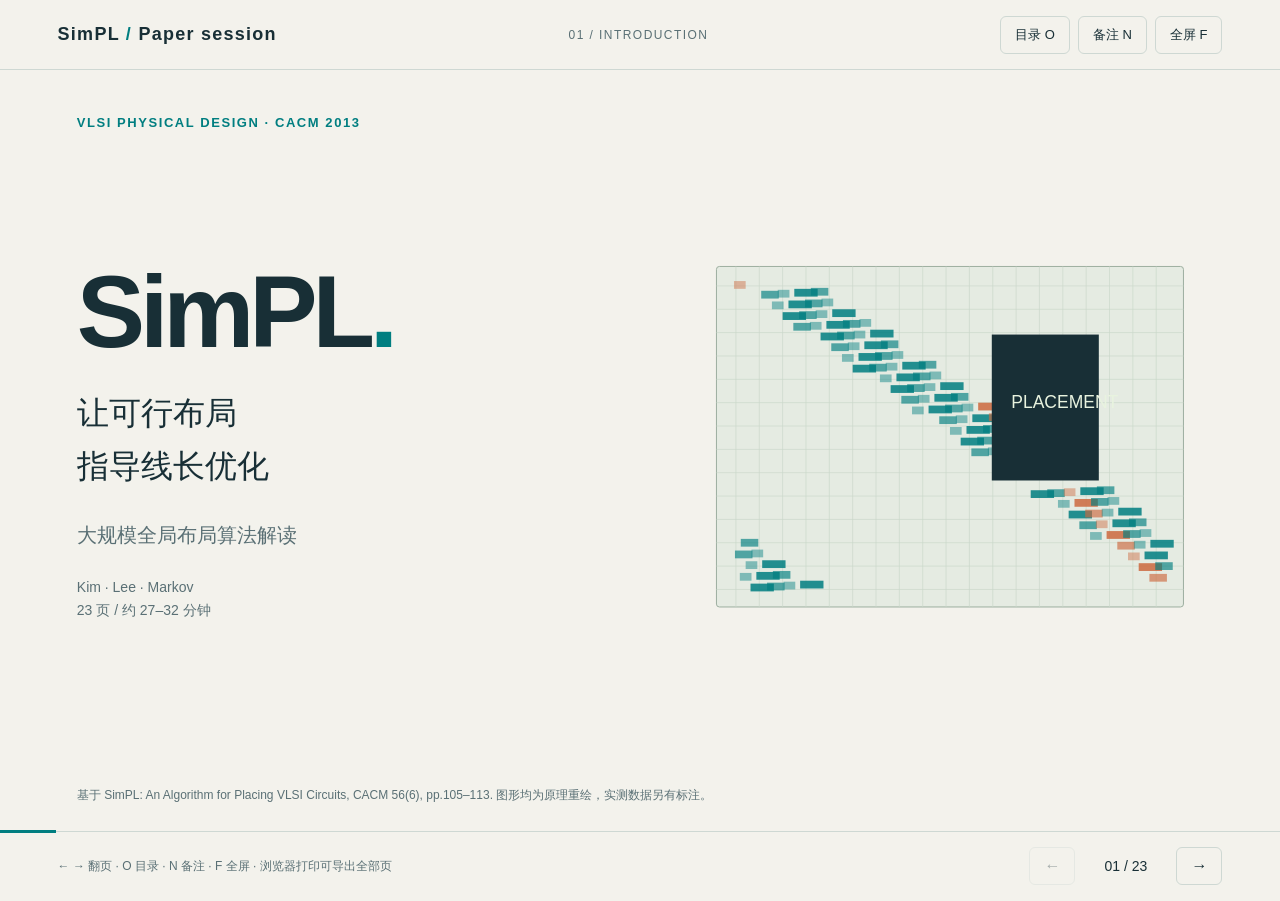
<file: simpl/index.html>
<!doctype html>
<html lang="zh-CN">
<head>
<meta charset="utf-8"><meta name="viewport" content="width=device-width,initial-scale=1">
<meta name="color-scheme" content="light"><meta name="description" content="SimPL 全局布局论文中文演示：B2B、前瞻合法化、锚点反馈与实验结果。">
<title>SimPL · 全局布局论文分享</title>
<style>
:root{--bg:#f3f2ec;--ink:#182f36;--muted:#5a7075;--teal:#007e80;--line:#ced8d3;--orange:#cd693f;--blue:#396baa;--paper:#fffef9;font-family:Inter,"Segoe UI","PingFang SC","Microsoft YaHei",Arial,sans-serif;color:var(--ink);background:var(--bg)}*{box-sizing:border-box}body{margin:0}button,a,input{touch-action:manipulation}button{font:inherit;cursor:pointer}a{color:var(--teal)}button:focus-visible,a:focus-visible,input:focus-visible,summary:focus-visible{outline:3px solid var(--orange);outline-offset:4px}button{border:1px solid var(--line);border-radius:6px;background:transparent;color:inherit;padding:9px 14px}button:hover{background:#e2e9e3}button:disabled{opacity:.35;cursor:default}.top{height:70px;padding:0 4.5vw;display:flex;align-items:center;justify-content:space-between;border-bottom:1px solid var(--line);gap:20px}.brand{font-size:18px;letter-spacing:.07em;text-decoration:none;color:var(--ink);font-weight:800}.brand span{color:var(--teal)}.tools{display:flex;gap:8px}.tools button{font-size:13px}.chapter{font-size:12px;letter-spacing:.12em;color:var(--muted)}main{height:calc(100svh - 139px);min-height:510px}.slide{height:100%;overflow-y:auto;max-width:1600px;margin:auto;padding:5vh 6vw 3vh;display:flex;flex-direction:column;gap:2.5vh}.slide[hidden]{display:none!important}.eyebrow{font-size:13px;letter-spacing:.12em;font-weight:700;color:var(--teal);text-transform:uppercase}h1,h2,h3,p{margin:0}h1{font-size:clamp(58px,8vw,122px);line-height:.98;letter-spacing:-.05em}h2{font-size:clamp(29px,3.4vw,51px);font-weight:650;letter-spacing:-.035em;line-height:1.24}h3{font-size:clamp(19px,1.8vw,28px);font-weight:650;line-height:1.4}p,li{font-size:clamp(17px,1.6vw,23px);line-height:1.65}.lead{font-size:clamp(24px,2.6vw,39px);line-height:1.45}.muted{color:var(--muted)}.accent{color:var(--teal)}.grid{display:grid;grid-template-columns:1fr 1fr;gap:5vw;align-items:center;flex:1 0 auto;min-height:auto}.wide{grid-template-columns:1.3fr 1fr}.stack{display:flex;flex-direction:column;gap:24px}.rule{border-top:1px solid var(--line);padding-top:22px}.takeaway{font-size:clamp(20px,2.2vw,31px);color:var(--teal);border-left:3px solid var(--teal);padding-left:22px}.source{font-size:12px;line-height:1.5;color:var(--muted);margin-top:auto;padding-top:8px}.visual{width:100%;max-height:45vh;display:block}.hero .visual{max-height:55vh}.hero .grid{grid-template-columns:1.1fr 1fr}.hero p{margin-top:25px}.hero .sub{font-size:clamp(22px,2.5vw,36px)}.equation{font:clamp(26px,3.2vw,48px) Georgia,serif;letter-spacing:.01em;padding:20px 0}.term{font-size:14px;letter-spacing:.04em;color:var(--muted);margin-bottom:12px}.rows{display:grid;gap:18px}.row{display:grid;grid-template-columns:46px 1fr;gap:20px;border-top:1px solid var(--line);padding-top:16px}.row>b{font:26px Georgia,serif;color:var(--teal)}.row p{margin-top:8px}.flow{display:grid;grid-template-columns:repeat(4,1fr);gap:0;counter-reset:flow}.step{border-top:2px solid var(--teal);padding:24px 18px 20px 0;margin-right:20px}.step span{font-size:15px;color:var(--teal)}.step h3{margin:18px 0 10px}.step p{font-size:19px}.legend{display:flex;gap:25px;font-size:14px;color:var(--muted);margin:10px 0}.legend i{display:inline-block;width:10px;height:10px;background:var(--teal);margin-right:7px}.legend i.orange{background:var(--orange)}.legend i.gray{background:#9aaba7}.control{display:flex;align-items:center;gap:16px;font-size:14px;margin-top:15px}.control input{flex:1;accent-color:var(--teal);min-width:60px}.control output{min-width:42px;font-variant-numeric:tabular-nums}.fine{font-size:14px;line-height:1.6;color:var(--muted)}.charts{align-items:start}.chart{display:grid;gap:12px;margin-top:22px}.barrow{display:grid;grid-template-columns:105px 1fr 48px;gap:10px;align-items:center;font-size:15px}.track{height:26px;background:#e3e8df}.bar{height:100%;width:calc(var(--v)/var(--max)*100%);background:var(--teal)}.blue .bar{background:var(--blue)}.barrow strong{font-variant-numeric:tabular-nums}.benchmark-label{display:flex;justify-content:space-between;font-size:12px;color:var(--muted);padding-left:115px;margin-top:14px}.stats{display:grid;grid-template-columns:1fr 1fr;gap:26px}.stat strong{font-size:clamp(40px,5vw,70px);font-weight:500;color:var(--teal);display:block}.stat span{font-size:18px}.footer{height:69px;display:flex;align-items:center;justify-content:space-between;padding:0 4.5vw;gap:18px;border-top:1px solid var(--line);position:relative}.footer .hint{font-size:12px;color:var(--muted)}.nav{display:flex;align-items:center;gap:18px}#count{font-size:14px;font-variant-numeric:tabular-nums;min-width:65px;text-align:center}.progress{position:absolute;top:-2px;left:0;height:3px;background:var(--teal);transition:width .2s}.notes{position:fixed;right:25px;bottom:85px;width:min(580px,calc(100vw - 40px));max-height:45vh;overflow:auto;background:var(--ink);color:white;border-radius:9px;padding:25px;box-shadow:0 15px 50px #172f3640;z-index:4}.notes[hidden]{display:none}.notes p{font-size:17px}.notes header{display:flex;align-items:center;justify-content:space-between;margin-bottom:14px}.notes button{color:white}.notes small{color:#b3cdc8}dialog{border:1px solid var(--line);border-radius:12px;background:var(--paper);color:var(--ink);width:min(1000px,90vw);max-height:83vh;padding:32px}dialog::backdrop{background:#132d36b0}dialog header{display:flex;align-items:center;justify-content:space-between;margin-bottom:24px}#toc{display:grid;grid-template-columns:repeat(3,1fr);gap:12px}#toc button{text-align:left;min-height:85px;padding:18px}#toc small{display:block;color:var(--teal);margin-bottom:8px}#toc button[aria-current=true]{background:#dfefea;border-color:var(--teal)}.screen-reader{position:absolute;width:1px;height:1px;overflow:hidden;clip-path:inset(50%)}.ref{font-size:18px;line-height:1.9}.nojs{padding:20px;background:#ffe9c9}.svg-label{font-family:inherit;font-size:15px;fill:var(--muted)}.svg-title{font-family:inherit;font-size:19px;fill:var(--ink)}
@media(max-width:800px){.top{height:62px;padding:0 20px}.chapter{display:none}.tools button{padding:8px}.slide{padding:28px 24px 30px;gap:22px}.grid,.wide,.hero .grid{grid-template-columns:1fr;gap:28px;min-height:auto}.hero h1{font-size:78px}.slide{overflow:auto}.visual,.hero .visual{max-height:340px}.hero .visual{max-height:270px}.stack{gap:20px}.flow{grid-template-columns:1fr 1fr}.step p{font-size:17px}.step h3{font-size:20px}main{height:calc(100svh - 131px);min-height:350px}.footer{padding:0 18px}.hint{display:none}.footer .nav{margin-left:auto}.barrow{grid-template-columns:92px 1fr 42px;font-size:14px}.source{font-size:11px}#toc{grid-template-columns:1fr 1fr}.lead{font-size:25px}.equation{font-size:29px}.charts{gap:30px}.stat strong{font-size:48px}}
@media(prefers-reduced-motion:reduce){*{scroll-behavior:auto!important;transition:none!important}}
@media print{@page{size:A4 landscape;margin:13mm}:root{background:white}body{background:white}.top,.footer,dialog,.notes,.control,.no-print{display:none!important}main{height:auto;min-height:0}.slide,.slide[hidden]{display:flex!important;height:180mm;min-height:0;padding:6mm 0;page-break-after:always;break-after:page;overflow:visible;gap:7mm}.slide:last-child{page-break-after:auto}.grid,.wide,.hero .grid{grid-template-columns:1fr 1fr;gap:12mm}h1{font-size:70px}h2{font-size:32px}h3{font-size:20px}p,li{font-size:17px}.lead,.takeaway{font-size:23px}.visual,.hero .visual{max-height:105mm}.source{font-size:10px}.chart{gap:8px}.barrow{font-size:12px}.step p{font-size:15px}.step h3{font-size:18px}.flow{grid-template-columns:repeat(4,1fr)}*{-webkit-print-color-adjust:exact;print-color-adjust:exact}}

.derivation{min-width:0}.derivation ol{list-style:none;padding:0;margin:0;display:grid;gap:16px;counter-reset:derive}.derivation li{border-left:2px solid var(--line);padding:8px 0 8px 22px}.derivation li:last-of-type{border-color:var(--teal)}.derivation li[hidden]{display:none}.derivation h3{font-size:20px}.derivation p{font-size:18px}.formula{font:clamp(20px,2.2vw,32px) Georgia,"Microsoft YaHei",serif;line-height:1.65;overflow-wrap:anywhere}.walk-controls{display:flex;gap:10px;align-items:center;flex-wrap:wrap;margin-top:18px}.walk-controls button{font-size:14px}.walk-controls output{font-size:14px;color:var(--muted);min-width:65px;text-align:center}.math-example{border-top:1px solid var(--line);padding-top:20px}.numeric{font-variant-numeric:tabular-nums}.derivation li.is-current{border-color:var(--teal);background:#007e8008}.svg-caption{font-size:14px;fill:var(--muted)}
@media print{.walk-controls{display:none!important}.derivation li[hidden]{display:list-item!important}.derivation ol{gap:5px}.derivation li{padding:2px 0 2px 14px}.derivation h3{font-size:15px}.derivation p{font-size:13px;line-height:1.4}.formula{font-size:20px;line-height:1.5}.math-example p{font-size:16px}}
</style>
</head>
<body>
<header class="top"><a class="brand" href="../">SimPL<span> / </span>Paper session</a><span id="chapter" class="chapter">GLOBAL PLACEMENT</span><div class="tools"><button id="overview" aria-label="打开幻灯片目录">目录 <span aria-hidden="true">O</span></button><button id="notes-toggle" aria-expanded="false" aria-controls="notes">备注 N</button><button id="fullscreen" aria-label="切换全屏">全屏 F</button></div></header>
<noscript><style>.slide[hidden]{display:flex!important}main{height:auto}.slide{min-height:90vh}.top,.footer{display:none}</style><p class="nojs">JavaScript 未启用，以下以连续阅读方式显示全部内容。</p></noscript>
<main id="deck">
<section class="slide hero" data-chapter="01 / INTRODUCTION" data-title="SimPL：全局布局" data-notes="建议分享时间为27–32分钟。论文作者为Myung-Chul Kim、Dong-Jin Lee和Igor L. Markov。本文为CACM 2013版本，原始期刊版发表于IEEE TCAD 2012。先提出问题：怎样同时追求短线长和低重叠？">
<div class="eyebrow">VLSI physical design · CACM 2013</div><div class="grid"><div><h1>SimPL<span class="accent">.</span></h1><p class="sub">让可行布局<br>指导线长优化</p><p class="muted">大规模全局布局算法解读</p><p class="fine">Kim · Lee · Markov<br>23 页 / 约 27–32 分钟</p></div><svg id="hero-art" class="visual" viewBox="0 0 520 400" role="img" aria-label="芯片布局抽象示意"></svg></div><p class="source">基于 SimPL: An Algorithm for Placing VLSI Circuits, CACM 56(6), pp.105–113. 图形均为原理重绘，实测数据另有标注。</p>
</section>
<section class="slide" hidden data-chapter="01 / BACKGROUND" data-title="背景：全局布局在做什么？" data-notes="用约一分钟建立物理设计语境。逻辑网表描述单元及其连接关系，布局决定物理位置，布线再实现几何连接。这里是为说明SimPL所处位置而简化的流程，并非完整RTL到GDS流程。全局布局允许中间解存在重叠，最终合法化解决位置和站点约束，详细布局继续局部改善。SimPL关注全局布局，论文使用FastPlace-DP承担后处理。">
<div class="eyebrow">Background · Physical design</div><h2>把逻辑连接变成芯片上的物理位置</h2><p class="muted">输入是单元、网络连接与可用空间，输出是后续布线所需的布局起点。</p><div class="flow"><div class="step"><span>INPUT</span><h3>网表与布局区域</h3><p>哪些单元相连？哪些区域可用？哪些对象固定？</p></div><div class="step"><span class="accent">SIMPL</span><h3>全局布局</h3><p>决定单元的大致分布，同时优化线长与密度。</p></div><div class="step"><span>REFINEMENT</span><h3>合法化与详细布局</h3><p>消除剩余重叠，对齐放置位置，并作局部改善。</p></div><div class="step"><span>DOWNSTREAM</span><h3>布线</h3><p>在实际金属层和布线资源上实现网络连接。</p></div></div><p class="takeaway">单元位置影响互连长度，因此会影响后续时序、功耗和可布线性。</p><p class="source">依据：§1–§2、图2，pp.105–108。流程为教学简图，省略其他物理设计阶段。</p>
</section>
<section class="slide" hidden data-chapter="01 / BACKGROUND" data-title="背景：为什么提出 SimPL？" data-notes="用约一分钟解释论文的历史语境。论文把当时主流解析式布局方法分为力导向二次布局与非凸优化两类。前者通过稀疏系统追求速度，需要设计展开力；后者用平滑线长和密度项建模，论文认为当时高质量实现通常更慢且多层框架更复杂。这不是对今天所有算法的优劣排序。SimPL并非发明二次布局，其贡献是通过前瞻合法化获得展开方向与强度。">
<div class="eyebrow">Background · Research motivation</div><h2>百万单元规模，需要兼顾质量与计算代价</h2><div class="grid"><div class="stack"><div class="term">论文中的路线 A</div><h3>力导向二次布局</h3><p>把连线视为弹簧，反复求解稀疏线性系统。</p><p class="muted">计算快，但如何确定展开力的方向与大小是关键。</p><p class="fine">代表：Kraftwerk2、FastPlace3、RQL。</p></div><div class="stack"><div class="term">论文中的路线 B</div><h3>非凸优化布局</h3><p>将平滑线长与密度项放进目标函数，用非线性优化求解。</p><p class="muted">论文报告当时部分实现质量好，但运行较慢，框架也更复杂。</p><p class="fine">代表：APlace2、NTUPlace3、mPL6。</p></div></div><p class="takeaway">SimPL 的切入点：保留二次求解的效率，用近似可行布局指导展开。</p><p class="source">来源：§1、§3，pp.105–107。此比较反映论文发表时的研究背景，不是当前算法排名。</p>
</section>
<section class="slide" hidden data-chapter="01 / PROBLEM" data-title="线长与密度的冲突" data-notes="HPWL是每条net引脚包围盒的宽加高，再对所有net求和。它是线长代理目标，不等于布线后线长、延迟或拥塞。可用容量需扣除固定障碍物。">
<div class="eyebrow">The placement problem</div><h2>线长越短，单元越容易挤在一起</h2><div class="grid"><div class="stack"><div><div class="term">OBJECTIVE</div><h3>最小化半周长线长 HPWL</h3><p class="muted">每条网络的包围盒宽度与高度之和。</p></div><div class="equation">HPWL = Σ<sub>e</sub> (Δx<sub>e</sub> + Δy<sub>e</sub>)</div><p class="takeaway">展开单元需要空间，也会付出线长代价。</p></div><div class="stack"><div class="rule"><h3>容量约束</h3><p>区域内的单元面积不能超过可用放置容量。</p></div><div class="rule"><h3>固定对象与障碍物</h3><p>必须考虑被占据的位置，以及其他区域剩余的空间。</p></div></div></div><p class="source">来源：§2，p.106。</p>
</section>
<section class="slide" hidden data-chapter="02 / MODEL" data-title="二次优化与 B2B" data-notes="固定本轮边权时，X、Y方向可分离求解。二次目标为1/2 x^T Qx x + bx^T x +常数。B2B把每个方向的极值端点互连，再把内部端点连接到两个边界端点。权重为1/((p−1)|xi−xj|)。位置改变后需要更新模型。示意图只画一个坐标方向。">
<div class="eyebrow">Quadratic placement</div><h2>用稀疏线性系统优化线长</h2><div class="grid"><div class="stack"><div class="equation">Q<sub>x</sub>x = −b<sub>x</sub></div><h3>Jacobi 预条件 + 共轭梯度法</h3><p class="muted">X / Y 分别求解。固定本轮模型后，计算简单、结构稀疏。</p><p class="takeaway">求解器本身不消除重叠。</p></div><div class="stack"><h3>Bound2Bound 网络模型</h3><svg viewBox="0 0 520 230" class="visual" role="img" aria-label="一维B2B网络模型：两个极值端点连接到所有内部端点"><path d="M40 150 Q260 -80 480 150 M40 150 Q110 35 180 150 M40 150 Q175 -10 310 150 M180 150 Q330 5 480 150 M310 150 Q395 65 480 150" fill="none" stroke="#007e80" stroke-width="2"/><path d="M25 150H495" stroke="#ced8d3"/><g fill="#007e80"><circle cx="40" cy="150" r="9"/><circle cx="480" cy="150" r="9"/></g><g fill="#cd693f"><circle cx="180" cy="150" r="7"/><circle cx="310" cy="150" r="7"/></g><g class="svg-label" text-anchor="middle"><text x="40" y="188">min</text><text x="180" y="188">内部端点</text><text x="310" y="188">内部端点</text><text x="480" y="188">max</text></g></svg><p>边权与距离倒数相关。位置变化后，重新构建模型。</p></div></div><p class="source">来源：§2、§4.1，pp.106–108。B2B 图为单方向原理示意。</p>
</section>
<section class="slide" hidden data-chapter="02 / DERIVATION" data-title="推导①：从一条边到矩阵方程" data-notes="本页采用每条无向边计一次并乘1/2的约定，只改变全局尺度，不改变最优解。权重固定时才是这一线性系统。Q通常是图拉普拉斯的约化矩阵；若可移动连通分量完全没有固定约束，可能存在平移零空间，不能无条件断言正定。"><div class="eyebrow">Step by step</div><h2>推导①：从一条边到矩阵方程</h2><div class="derivation"><ol><li><h3>固定本轮边权，只看 X 方向</h3><div class="formula">E(x) = ½ Σ<sub>(i,j)</sub> w<sub>ij</sub>(x<sub>i</sub> − x<sub>j</sub>)²</div><p>求导时 w 固定。乘上统一的 ½ 不改变最优位置。</p></li><li hidden><h3>对一个可移动单元求导</h3><div class="formula">∂E / ∂x<sub>i</sub> = Σ<sub>j</sub> w<sub>ij</sub>(x<sub>i</sub> − x<sub>j</sub>) = 0</div><p>固定节点的坐标是常数，可移动节点的坐标是未知量。</p></li><li hidden><h3>把固定节点移到右端</h3><div class="formula">(Σ<sub>j</sub>w<sub>ij</sub>)x<sub>i</sub> − Σ<sub>j∈M</sub>w<sub>ij</sub>x<sub>j</sub> = Σ<sub>f∈F</sub>w<sub>if</sub>a<sub>f</sub></div><p>M 为其他可移动邻居，F 为固定邻居，a 为固定位置。</p></li><li hidden><h3>组装所有单元的方程</h3><div class="formula">Qx = c = −b</div><p>Q<sub>ii</sub> = 相连权重之和；Q<sub>ij</sub> = −w<sub>ij</sub>；c<sub>i</sub> = Σ<sub>f</sub>w<sub>if</sub>a<sub>f</sub>。</p></li></ol><div class="walk-controls"><button data-action="back">上一步</button><output></output><button data-action="next">下一步</button><button data-action="reset">重置</button></div></div><p class="source">依据：§2，pp.106–107。公式按统一 ½ 约定教学展开。</p></section><section class="slide" hidden data-chapter="02 / DERIVATION" data-title="推导②：一个可以手算的线性系统" data-notes="此例精确求解三条单位弹簧组成的一维网表。用它解释矩阵的对角项、负的非对角项和固定位置的右端贡献。大规模SimPL采用预条件共轭梯度，教学例使用解析解。"><div class="eyebrow">Step by step</div><h2>推导②：一个可以手算的线性系统</h2><div class="derivation"><ol><li><h3>两颗可移动单元，三个单位权重弹簧</h3><div class="formula">固定点 0 ─ x₁ ─ x₂ ─ 固定点 10</div><p>这是教学网表，坐标与权重不来自论文基准。</p></li><li hidden><h3>写出能量并求导</h3><div class="formula">E = ½[x₁² + (x₁−x₂)² + (x₂−10)²]</div><p>平衡条件：2x₁ − x₂ = 0；−x₁ + 2x₂ = 10。</p></li><li hidden><h3>矩阵形式与解析解</h3><div class="formula">Q = [ 2, −1 ; −1, 2 ]　c = [ 0 ; 10 ]</div><p>x₁ = 10/3 ≈ 3.333；x₂ = 20/3 ≈ 6.667。</p></li><li hidden><h3>位置求出来了，面积约束仍不在方程中</h3><p>这里没有单元宽度、row/site 或密度项。二维大网表同样可能在短线长位置聚集。</p></li></ol><div class="walk-controls"><button data-action="back">上一步</button><output></output><button data-action="next">下一步</button><button data-action="reset">重置</button></div></div><p class="source">依据：§2 二次模型；数值例为自构造教学示例。</p></section><section class="slide" hidden data-chapter="02 / DERIVATION" data-title="推导③：B2B 为什么能对应 HPWL？" data-notes="本页推导对应论文公式5，假定距离非零。X与Y需分别取各自的边界端点和权重。B2B的等值性质不意味着对固定权重二次函数求导等同于直接对HPWL求导。位置更新后重构图和边权。"><div class="eyebrow">Step by step</div><h2>推导③：B2B 为什么能对应 HPWL？</h2><div class="grid"><div><div class="derivation"><ol><li><h3>令一条 net 有 p 个端点</h3><div class="formula">L = x<sub>max</sub> − x<sub>min</sub></div><p>端点间连一条边，每个内部端点分别连到 min 与 max。</p></li><li hidden><h3>所有 B2B 边的长度之和</h3><div class="formula">Σ<sub>边</sub>d = L + (p−2)L = (p−1)L</div><p>任一内部点到左右边界的距离之和都为 L。</p></li><li hidden><h3>在当前构模位置取权重</h3><div class="formula">w = 1 / [(p−1)d]</div><div class="formula">Σ<sub>边</sub>wd² = Σd/(p−1) = L</div></li><li hidden><h3>坐标一变，权重就需要更新</h3><p>等式成立于构模位置。将内部点 2 移到 4，保留旧权重后 Σwd² ≈ 10.833，而 HPWL 仍为 10。</p><p class="fine">若能量统一乘 ½，对应 L/2，最小点不变。零长度边需数值正则化。</p></li></ol><div class="walk-controls"><button data-action="back">上一步</button><output></output><button data-action="next">下一步</button><button data-action="reset">重置</button></div></div></div><div class="stack"><h3>四端点的具体例子</h3><svg id="b2b-detail" class="visual" viewBox="0 0 490 240" role="img" aria-label="随推导逐步构建的B2B网络"></svg><div class="formula">x = [0, 2, 7, 10]</div><div class="math-example"><p>边长：10、2、8、7、3</p><p>长度和：30 = 3 × 10</p><p>Σwd² = 30 / 3 = 10</p><p class="accent">与本方向 HPWL = 10 一致</p></div></div></div><p class="source">依据：公式5、§2，p.107。数值例为教学构造。</p></section><section class="slide" hidden data-chapter="03 / FRAMEWORK" data-title="两类布局" data-notes="Lower-bound placement由线性求解产生，Upper-bound placement由前瞻合法化产生。上下界是论文算法语境中的命名，不应把任意迭代的HPWL看作对原始离散问题全局最优值的严格界。">
<div class="eyebrow">Two interacting placements</div><h2>同时维护短线长布局与近似可行布局</h2><div class="grid"><div class="stack"><div class="term">LOWER-BOUND PLACEMENT</div><h3>二次优化结果</h3><p>线长较短<br>允许较多重叠</p><p class="takeaway">保留线长优化的自由度</p></div><div class="stack"><div class="term">UPPER-BOUND PLACEMENT</div><h3>前瞻合法化结果</h3><p>基本满足密度约束<br>线长通常较大</p><p class="takeaway">提供具有容量意识的目标位置</p></div></div><p class="fine">“上下界”用于描述算法中的两类布局，不意味着严格的全局最优性证明。</p><p class="source">来源：§3、§4.3，pp.107、109–110。</p>
</section>
<section class="slide" hidden data-chapter="03 / INTERACTION" data-title="交互：锚点反馈" data-notes="拖动滑块解释锚点的作用：橙色位置是当前数值布局，青色位置是预先设定的展开锚点，虚线是反馈方向。本页使用线性插值，仅演示几何关系，不运行SimPL求解，不提供真实HPWL或密度结果。真实算法每轮都会重新进行前瞻合法化和B2B更新。">
<div class="eyebrow">Interactive illustration</div><h2>锚点把“哪里有空间”反馈给优化器</h2><div class="grid wide"><div><svg id="placement-demo" class="visual" viewBox="0 0 620 350" role="img" aria-label="交互式布局展开原理示意"></svg><div class="legend"><span><i class="orange"></i>当前位置</span><span><i></i>锚点</span><span><i class="gray"></i>固定障碍物</span></div><label class="control" for="stage">示意进度<input id="stage" type="range" min="0" max="100" value="20"><output id="stage-value" for="stage">20%</output></label></div><div class="stack"><h3>方向来自前瞻合法化</h3><p>单元被拉向有可用容量的位置，绕开单纯依赖局部密度的盲区。</p><p class="takeaway">真实连线负责聚拢<br>人工伪网负责展开</p><p class="fine">本页为插值动画，不是 SimPL 实测结果或数值求解器。锚点仅用于说明原理。</p></div></div><p class="source">原理依据：§3、§4.3。动画位置为教学示意。</p>
</section>
<section class="slide" hidden data-chapter="04 / ALGORITHM" data-title="算法主循环" data-notes="初始阶段忽略单元面积与重叠，B2B更新与求解通常5–7轮后稳定。主循环是前瞻合法化、更新锚点与伪网、更新B2B、再求解。最终采用最后一次upper-bound结果，并用FastPlace-DP进行最终合法化和详细布局。">
<div class="eyebrow">The SimPL loop</div><h2>每一轮都重新预测可行位置</h2><p class="muted">初始布局：交替构建 B2B 与求解，通常 5–7 轮稳定。</p><div class="flow"><div class="step"><span>01</span><h3>前瞻合法化</h3><p>从当前布局生成近似可行的位置。</p></div><div class="step"><span>02</span><h3>更新锚点</h3><p>连接单元与目标位置，调整伪网权重。</p></div><div class="step"><span>03</span><h3>更新 B2B</h3><p>按新位置更新真实网络的图与边权。</p></div><div class="step"><span>04</span><h3>线性系统求解</h3><p>产生新的数值布局，判断是否继续。</p></div></div><p class="takeaway">结束后取最后的近似可行布局，再做最终合法化与详细布局。</p><p class="source">来源：图2、§4，pp.107–110。</p>
</section>
<section class="slide" hidden data-chapter="04 / LOOK-AHEAD" data-title="容量感知的区域划分" data-notes="计算每个bin的单元面积Ac与可用面积Aa。Ac/Aa>γ为过满。用BFS聚类相邻过满bin，再找密度不超过γ的包围矩形。Cc平分单元面积，CB平分可用面积。尽量保留单元相对顺序。右图为示意，不是论文实验数据。">
<div class="eyebrow">Look-ahead legalization</div><h2>先找到容量，再重新分配单元</h2><div class="grid"><div class="rows"><div class="row"><b>01</b><div><h3>检测与聚类</h3><p class="muted">识别过满 bins，用 BFS 聚合相邻区域。</p></div></div><div class="row"><b>02</b><div><h3>扩张包围矩形</h3><p class="muted">直到可用容量足以容纳单元。</p></div></div><div class="row"><b>03</b><div><h3>匹配两条切线</h3><p class="muted">单元面积中线 Cc 与可用面积中线 CB。</p></div></div></div><svg viewBox="0 0 500 360" class="visual" role="img" aria-label="网格、障碍物与两条切线示意"><defs><pattern id="grid" width="40" height="40" patternUnits="userSpaceOnUse"><path d="M40 0H0V40" fill="none" stroke="#cad5cd"/></pattern></defs><rect x="20" y="20" width="440" height="280" fill="url(#grid)" stroke="#889c94"/><path d="M20 20H140V100H20Z M340 220H460V300H340Z" fill="#9aaba7"/><rect x="155" y="80" width="90" height="145" fill="#cd693f" opacity=".23"/><path d="M200 20V300" stroke="#cd693f" stroke-width="3" stroke-dasharray="6 5"/><path d="M280 20V300" stroke="#007e80" stroke-width="3"/><path d="M218 172H264L255 164M264 172L255 180" fill="none" stroke="#182f36" stroke-width="2"/><text class="svg-label" x="170" y="330">Cc</text><text class="svg-label" x="275" y="330">CB</text><text class="svg-label" x="40" y="65">障碍物</text><text class="svg-label" x="158" y="254">过满区域</text></svg></div><p class="source">来源：算法1、图3、§4.2，pp.108–109。右图为原理重绘。</p>
</section>
<section class="slide" hidden data-chapter="04 / SCALING" data-title="非线性缩放" data-notes="条带先沿障碍物边界划分。将单元按到切线的距离排序，远端单元先分配到远端条带，按可用容量贪心分配。每个条带内部使用线性缩放，不同条带比例不同，因此整体非线性。递归时水平垂直方向交替。无需声称严格最优运输。">
<div class="eyebrow">Nonlinear scaling</div><h2>不同空间容量，使用不同缩放比例</h2><div class="grid"><div class="stack"><h3>条带内线性，整体非线性</h3><p>沿障碍物边界形成条带。排序后按可用容量分配单元，再在各条带内部缩放。</p><p class="takeaway">尽量保留相对顺序，减少对已有线长优化的破坏。</p></div><div class="rows"><div class="row"><b>Ⅰ</b><div><h3>划分条带</h3><p class="muted">条带容量扣除固定障碍物。</p></div></div><div class="row"><b>Ⅱ</b><div><h3>排序与分配</h3><p class="muted">按相对切线的距离保持几何顺序。</p></div></div><div class="row"><b>Ⅲ</b><div><h3>交替递归</h3><p class="muted">水平、垂直方向轮流处理子区域。</p></div></div></div></div><p class="source">来源：图4、图5、§4.2，pp.108–109。</p>
</section>
<section class="slide" hidden data-chapter="04 / ANIMATION" data-title="动画：一次前瞻合法化怎样展开？" data-notes="顺序为原始聚集、检测过满bin、BFS聚类、扩张区域、两条切线、条带容量分配与缩放、交替方向递归、转化为锚点。示意使用预设阶段，不宣称执行了完整BFS和合法化。真实算法在每个过满区域递归处理。打印显示最后阶段。"><div class="eyebrow">Step by step</div><h2>动画：一次前瞻合法化怎样展开？</h2><div class="grid wide"><div><svg id="lal-demo" class="visual" viewBox="0 0 660 360" role="img" aria-label="前瞻合法化分步示意"></svg><div class="walk-controls" id="lal-controls"><button data-action="back">上一步</button><output></output><button data-action="next">下一步</button><button data-action="play" aria-pressed="false">播放</button><button data-action="reset">重置</button></div></div><div class="stack"><h3 id="lal-title"></h3><p id="lal-description"></p><p class="fine">固定小型布局的分步几何示意，突出算法顺序；不是完整 SimPL 求解或基准运行。青色为可移动单元，灰色为障碍物。</p></div></div><p class="source">依据：算法1、图3–5、§4.2，pp.108–109。几何过程为教学示意。</p></section><section class="slide" hidden data-chapter="04 / ANCHORS" data-title="伪网与数值求解" data-notes="锚点是固定零面积节点。伪网的B2B权重与α/Length相关，α随迭代线性增加。锚点不增加未知数，而是影响对应矩阵对角项与右端项，通常改善对角占优和预条件CG收敛。不能简单把这当成固定强度的普通平方惩罚，因为权重会随距离更新。">
<div class="eyebrow">Force modulation</div><h2>逐渐增强锚点的拉力</h2><div class="grid"><div class="stack"><div class="equation">w<sub>pseudo</sub> ∝ α / distance</div><h3>α 随迭代增加</h3><p class="muted">前期给线长优化更多自由度。后期强调向近似可行位置靠拢。</p></div><div class="stack"><h3>固定锚点不增加未知变量数</h3><p>更新矩阵的对角元素与右端项，保留稀疏线性系统结构。</p><p class="takeaway">展开方向与拉力大小<br>都来自可解释的反馈机制。</p></div></div><p class="source">来源：图6、§4.3，pp.109–110。</p>
</section>
<section class="slide" hidden data-chapter="04 / DERIVATION" data-title="推导④：锚点怎样修改线性系统？" data-notes="这里使用c=-b记号。二次能量统一乘1/2，因此矩阵对角增加λ，右端增加λa。不同单元的伪网权重一般不同。不能把下一页的统一λ直接当作SimPL的α。"><div class="eyebrow">Step by step</div><h2>推导④：锚点怎样修改线性系统？</h2><div class="derivation"><ol><li><h3>单元 i 连接固定锚点 aᵢ</h3><div class="formula">E<sub>anchor</sub> = ½ λᵢ(xᵢ − aᵢ)²</div><p>本轮 λᵢ 固定。按伪网模型，λᵢ 与 α / dᵢ 相关。</p></li><li hidden><h3>展开能量并求导</h3><div class="formula">∂E<sub>anchor</sub>/∂xᵢ = λᵢxᵢ − λᵢaᵢ</div><p>锚点坐标是常数，不新增未知量。</p></li><li hidden><h3>更新矩阵与右端项</h3><div class="formula">Q′ = Q + diag(λ)　c′ = c + diag(λ)a</div><div class="formula">Q′x = c′</div><p>只增加对应对角项和右端项，不增加未知变量数。</p></li><li hidden><h3>下一轮重新更新</h3><p>真实算法重新产生锚点、更新距离相关权重，并逐渐提高 α。不是一次固定惩罚就结束。</p></li></ol><div class="walk-controls"><button data-action="back">上一步</button><output></output><button data-action="next">下一步</button><button data-action="reset">重置</button></div></div><p class="source">依据：§4.3、图6，pp.109–110；矩阵展开为教学推导。</p></section><section class="slide" hidden data-chapter="04 / NUMERICAL DEMO" data-title="交互求解：拉力变强后，平衡位置如何变化？" data-notes="λ=0时解为10/3与20/3，λ增大后解趋于1与9。此例真实计算一个固定Q、固定锚点的二次系统，没有密度网格和B2B重建。直观展示线长拉力与锚点拉力的平衡，而不是承诺实际SimPL收敛轨迹。"><div class="eyebrow">Step by step</div><h2>交互求解：拉力变强后，平衡位置如何变化？</h2><div class="grid wide"><div><svg id="solver-demo" class="visual" viewBox="0 0 660 290" role="img" aria-label="双单元二次系统的精确解与锚点"></svg><label class="control" for="lambda">统一权重 λ<input id="lambda" type="range" min="0" max="20" step="0.1" value="0"><output id="lambda-value">0.0</output></label><div class="walk-controls" id="solver-controls"><button data-action="play" aria-pressed="false">播放</button><button data-action="reset">重置</button></div><p class="fine">蓝色为固定端点，橙色为精确求解位置，青色虚线为锚点。</p></div><div class="stack"><div class="formula">Q′ = [2+λ, −1; −1, 2+λ]</div><div class="formula">c′ = [λ; 10+9λ]</div><p id="solver-result" class="numeric"></p><p id="solver-residual" class="fine"></p><p class="fine">沿用两单元示例，锚点 a = [1,9]。每次调节都精确求解此 2×2 系统。统一 λ 是教学参数，不等同于 SimPL 的距离相关伪网权重或完整迭代。</p></div></div><p class="source">依据：§4.3 的锚点反馈；参数和网表为教学构造，结果实时求解。</p></section><section class="slide" hidden data-chapter="05 / CONVERGENCE" data-title="收敛条件" data-notes="论文停止准则为：gap降至第10轮gap的25%，且upper bound HPWL停止改善，或gap降至第10轮gap的10%以下。早期上界振荡约4–7轮。33–45次是ISPD 2005实验观察，不是所有输入的保证。前瞻合法化并非严格row/site合法化。">
<div class="eyebrow">Convergence</div><h2>联合观察线长改善与两类布局的差距</h2><div class="grid"><div class="stack"><div class="equation">Gap = HPWL<sub>UB</sub> − HPWL<sub>LB</sub></div><p>上界早期可能振荡，不能只看一次迭代的改善。</p><p class="takeaway">Gap 缩小反映两类布局接近，不能作为严格最优性误差。</p></div><div class="stack"><div class="stats"><div class="stat"><strong>33–45</strong><span>主循环次数</span></div><div class="stat"><strong>5–7</strong><span>初始布局迭代次数</span></div></div><p class="fine">以上为论文观察。主循环停止条件：Gap ≤ 第10轮的25%且上界停止改善，或 Gap &lt; 第10轮的10%。</p><h3>最终仍需 row / site 合法化</h3></div></div><p class="source">来源：§4.1、§4.3，pp.107–110。迭代次数来自 ISPD 2005 基准。</p>
</section>
<section class="slide" hidden data-chapter="06 / RESULTS" data-title="实验：质量与速度" data-notes="以下直接采用表1的几何平均归一化数值：HPWL 1.19、1.04、1.04、1.03、1.00，时间11.55、3.32、1.12、7.28、1.00。不要从四舍五入值反算论文精确百分比。单线程3.2GHz Intel平台，SimPL与FastPlace使用FastPlace-DP。正文bigblue4绝对运行时间与表1不一致，本页不使用该绝对时间。并非每个case都最优。">
<div class="eyebrow">Measured results · ISPD 2005</div><h2>更短线长，同时缩短运行时间</h2><div class="grid charts"><div><h3>HPWL 相对值</h3><div id="wire-chart" class="chart" aria-label="HPWL归一化数据"></div><div class="benchmark-label"><span>0</span><span>1.20</span></div></div><div><h3>运行时间相对值</h3><div id="runtime-chart" class="chart blue" aria-label="运行时间归一化数据"></div><div class="benchmark-label"><span>0</span><span>12.00</span></div></div></div><p class="fine">SimPL = 1，越低越好。8 个基准的几何平均，单线程。SimPL 与 FastPlace 包含 FastPlace-DP 后处理。并非每个用例均最优。</p><p class="source">数据：表1，p.112。标签为归一化倍数，不是绝对线长或分钟。</p>
</section>
<section class="slide" hidden data-chapter="06 / PERFORMANCE" data-title="并行性能的边界" data-notes="图10启用SSE时各线程加速比1.39、1.75、2.32、2.40，均相对无SSE单线程基线。硬件是四颗双核AMD Opteron 880，2.4GHz。峰值内存为1.91倍。B2B可按方向和net划分，CG按行划分，前瞻合法化按区域队列调度。内存带宽、非规则访存以及合法化效率限制整体伸缩。">
<div class="eyebrow">Parallel execution</div><h2>8 线程的整体加速约 2.4 倍</h2><div class="grid"><div><h3>启用 SSE 的全局布局加速比</h3><div id="speed-chart" class="chart" aria-label="各线程数的并行加速数据"></div><div class="benchmark-label"><span>0</span><span>2.50</span></div><p class="fine rule">基线：单线程且不使用 SSE。这里不是相对 SSE 单线程的加速比。</p></div><div class="stack"><div class="stat"><strong>1.91×</strong><span>峰值内存</span></div><p>4 线程后收益趋缓。稀疏矩阵乘向量受内存访问限制，前瞻合法化也成为瓶颈。</p><p class="takeaway">CPU 核数增加，不代表运行时间等比例下降。</p></div></div><p class="source">数据：§6、图10，pp.111–112。AMD Opteron 880 测试平台。</p>
</section>
<section class="slide" hidden data-chapter="07 / ENGINEERING" data-title="工程实现要点" data-notes="核心包包含I/O、初始布局与全局布局，少于5000行C++，最终合法化和详细布局交给外部工具。每轮O(n log²n)是论文基于稀疏网表及预条件CG迭代增长观察的分析，非任意输入无条件最坏界。B2B建图、CSR矩阵、区域排序、队列调度是主要工程对象。">
<div class="eyebrow">Implementation</div><h2>简洁框架，清晰的性能热点</h2><div class="grid"><div class="stack"><div class="stat"><strong>&lt; 5,000</strong><span>核心 C++ 代码行数</span></div><p class="muted">包括独立 I/O、初始布局和全局布局。最终合法化与详细布局由外部工具完成。</p><p class="fine">论文每轮 O(n log²n) 分析依赖稀疏性与预条件 CG 的迭代假设。</p></div><div class="rows"><div class="row"><b>01</b><div><h3>B2B 与稀疏矩阵</h3><p class="muted">位置相关的图更新，CSR 存储。</p></div></div><div class="row"><b>02</b><div><h3>共轭梯度求解</h3><p class="muted">稀疏乘法、向量运算与 SIMD。</p></div></div><div class="row"><b>03</b><div><h3>几何合法化</h3><p class="muted">密度网格、排序、区域队列。</p></div></div></div></div><p class="source">来源：§4.4–§6，pp.110–112。</p>
</section>
<section class="slide" hidden data-chapter="07 / TAKEAWAYS" data-title="贡献与适用边界" data-notes="SimPL的重要贡献是利用近似可行布局确定展开方向和强度，并监控收敛。后续工作把框架扩展到可布线性、多层与其他目标。本文基线只支持对HPWL、密度和速度的实验证据，不证明布线后时序一定更优。">
<div class="eyebrow">What to remember</div><h2>近似可行布局是优化过程中的反馈信息</h2><div class="grid"><div class="stack"><h3>最重要的机制</h3><p class="lead">二次优化缩短连线。<br>前瞻合法化寻找空间。<br>锚点让两者相互作用。</p></div><div class="stack"><h3>解读结果时的边界</h3><p>HPWL 优势不自动等于布线后时序优势。</p><p>前瞻合法化仍需最终合法化。</p><p>历史基准结果不代表所有现代设计。</p></div></div><p class="takeaway">拥塞、时序等扩展，可以利用可行布局提供更可靠的评估位置。</p><p class="source">来源：§3、§7，pp.107、112–113。</p>
</section>
<section class="slide" hidden data-chapter="08 / DISCUSSION" data-title="讨论与参考文献" data-notes="可选择一个问题与听众讨论。Q1围绕为何保留数值优化与合法化的交替。Q2关注B2B权重、零距离与矩阵条件数。Q3讨论如果锚点同时表达密度、拥塞和时序需求，如何平衡目标。网页中的原理图自行重绘，不是论文原图或真实运行截图。">
<div class="eyebrow">Discussion</div><h2>从算法直觉到工程实现</h2><div class="rows"><div class="row"><b>Q1</b><h3>为什么不直接继续优化合法化后的布局？</h3></div><div class="row"><b>Q2</b><h3>B2B 与伪网权重如何影响数值稳定性？</h3></div><div class="row"><b>Q3</b><h3>如何把时序或拥塞信息加入这一反馈框架？</h3></div></div><div class="rule ref"><strong>参考文献</strong><br>Myung-Chul Kim, Dong-Jin Lee, Igor L. Markov.<br><em>SimPL: An Algorithm for Placing VLSI Circuits.</em><br>Communications of the ACM, 56(6), 105–113, June 2013.<br><a href="https://doi.org/10.1145/2461256.2461279" target="_blank" rel="noopener noreferrer">DOI: 10.1145/2461256.2461279 ↗</a></div><p class="source">技术内容依据用户提供的论文。几何动画为教学示意，性能图表重绘自论文表1与图10。</p>
</section>
</main>
<footer class="footer"><div id="progress" class="progress"></div><span class="hint">← → 翻页 · O 目录 · N 备注 · F 全屏 · 浏览器打印可导出全部页</span><div class="nav"><button id="previous" aria-label="上一页">←</button><span id="count" aria-live="polite"></span><button id="next" aria-label="下一页">→</button></div></footer>
<aside id="notes" class="notes" hidden aria-label="当前页讲者备注"><header><strong>讲者备注</strong><button id="close-notes" aria-label="关闭讲者备注">×</button></header><p id="note-text"></p><small>备注显示在当前窗口，投屏时也会可见。</small></aside>
<dialog id="overview-dialog" aria-labelledby="toc-title"><header><h3 id="toc-title">演示目录</h3><button id="close-overview" aria-label="关闭目录">关闭 Esc</button></header><div id="toc"></div></dialog>
<div id="announcement" class="screen-reader" role="status"></div>
<script>
'use strict';
var animationControllers=[];
function stopAnimations(){for(const c of animationControllers)c.stop();}
const slides=[...document.querySelectorAll('.slide')];
const $=id=>document.getElementById(id);let current=0;
function show(index,updateHash=true){stopAnimations();current=Math.max(0,Math.min(slides.length-1,index));slides.forEach((s,i)=>{s.hidden=i!==current;s.inert=i!==current;});slides[current].scrollTop=0;$('count').textContent=`${String(current+1).padStart(2,'0')} / ${slides.length}`;$('chapter').textContent=slides[current].dataset.chapter;$('note-text').textContent=slides[current].dataset.notes;$('progress').style.width=`${(current+1)/slides.length*100}%`;$('previous').disabled=current===0;$('next').disabled=current===slides.length-1;document.title=`${slides[current].dataset.title} · SimPL`;$('announcement').textContent=`第${current+1}页：${slides[current].dataset.title}`;[...$('toc').children].forEach((b,i)=>b.setAttribute('aria-current',i===current?'true':'false'));if(updateHash)history.replaceState(null,'',`#slide-${current+1}`);}
function hashIndex(){const m=location.hash.match(/^#slide-(\d+)$/);return m?Math.min(slides.length-1,Math.max(0,Number(m[1])-1)):0;}
function toggleNotes(){stopAnimations();const open=$('notes').hidden;$('notes').hidden=!open;$('notes-toggle').setAttribute('aria-expanded',String(open));}
async function fullscreen(){try{if(document.fullscreenElement)await document.exitFullscreen();else if(document.documentElement.requestFullscreen)await document.documentElement.requestFullscreen();else $('announcement').textContent='此浏览器不支持全屏，请使用浏览器的全屏功能。';}catch{$('announcement').textContent='未能进入全屏，请使用浏览器的全屏功能。';}}
function overview(){stopAnimations();if(!$('overview-dialog').open){$('overview-dialog').showModal();$('toc').children[current].focus();}}
slides.forEach((s,i)=>{const b=document.createElement('button');const n=document.createElement('small');n.textContent=String(i+1).padStart(2,'0');b.append(n,document.createTextNode(s.dataset.title));b.addEventListener('click',()=>{$('overview-dialog').close();show(i);});$('toc').append(b);});
$('previous').onclick=()=>show(current-1);$('next').onclick=()=>show(current+1);$('notes-toggle').onclick=toggleNotes;$('close-notes').onclick=()=>{toggleNotes();$('notes-toggle').focus();};$('fullscreen').onclick=fullscreen;$('overview').onclick=overview;$('close-overview').onclick=()=>$('overview-dialog').close();
window.addEventListener('hashchange',()=>show(hashIndex(),false));document.addEventListener('keydown',e=>{if($('overview-dialog').open)return;if(e.key==='Escape'&&!$('notes').hidden){toggleNotes();return;}if(e.ctrlKey||e.metaKey||e.altKey||e.target.closest('input,textarea,select,[contenteditable]')||(e.target.closest('button,a')&&[' ','Enter'].includes(e.key)))return;const k=e.key.toLowerCase();if(['arrowright','arrowdown','pagedown',' '].includes(k)){e.preventDefault();show(current+1);}else if(['arrowleft','arrowup','pageup'].includes(k)){e.preventDefault();show(current-1);}else if(k==='home'){e.preventDefault();show(0);}else if(k==='end'){e.preventDefault();show(slides.length-1);}else if(k==='o')overview();else if(k==='n')toggleNotes();else if(k==='f')fullscreen();});
let touch=null;$('deck').addEventListener('touchstart',e=>{if(!e.target.closest('input,button,a'))touch={x:e.changedTouches[0].clientX,y:e.changedTouches[0].clientY};},{passive:true});$('deck').addEventListener('touchend',e=>{if(!touch)return;const dx=e.changedTouches[0].clientX-touch.x,dy=e.changedTouches[0].clientY-touch.y;if(Math.abs(dx)>80&&Math.abs(dx)>Math.abs(dy)*1.7)show(current+(dx<0?1:-1));touch=null;},{passive:true});
function bars(id,labels,values,max){labels.forEach((label,i)=>{const row=document.createElement('div');row.className='barrow';const name=document.createElement('span');name.textContent=label;const track=document.createElement('div');track.className='track';track.setAttribute('aria-hidden','true');const bar=document.createElement('div');bar.className='bar';bar.style.setProperty('--v',values[i]);bar.style.setProperty('--max',max);track.append(bar);const val=document.createElement('strong');val.textContent=values[i].toFixed(2);row.append(name,track,val);$(id).append(row);});}
const names=['Capo10.5','NTUPlace3','FastPlace3','mPL6','SimPL'];bars('wire-chart',names,[1.19,1.04,1.04,1.03,1],1.2);bars('runtime-chart',names,[11.55,3.32,1.12,7.28,1],12);bars('speed-chart',['1 线程','2 线程','4 线程','8 线程'],[1.39,1.75,2.32,2.40],2.5);
const NS='http://www.w3.org/2000/svg';function svg(tag,attrs,parent){const e=document.createElementNS(NS,tag);for(const[k,v]of Object.entries(attrs))e.setAttribute(k,v);parent.append(e);return e;}
const hero=$('hero-art');svg('rect',{x:20,y:20,width:480,height:350,rx:3,fill:'#e5ebe2',stroke:'#9bad9e'},hero);for(let x=40;x<495;x+=24)svg('line',{x1:x,y1:20,x2:x,y2:370,stroke:'#cbd7cb','stroke-width':.7},hero);for(let y=40;y<370;y+=24)svg('line',{x1:20,y1:y,x2:500,y2:y,stroke:'#cbd7cb','stroke-width':.7},hero);for(let i=0;i<122;i++){let x=38+(i*61)%438,y=35+(i*43)%312;if(x>300&&x<418&&y>85&&y<245)continue;svg('rect',{x,y,width:12+i%3*6,height:8,fill:i%7===0?'#cd693f':'#007e80',opacity:.45+i%3*.2},hero);}svg('rect',{x:303,y:90,width:110,height:150,fill:'#182f36'},hero);svg('text',{x:323,y:166,fill:'#e8f3df','font-size':18},hero).textContent='PLACEMENT';
const demo=$('placement-demo');svg('rect',{x:15,y:15,width:590,height:315,fill:'#e8ede5',stroke:'#ced8d3'},demo);svg('rect',{x:240,y:45,width:120,height:83,fill:'#9aaba7'},demo);svg('text',{x:270,y:91,fill:'#344d49','font-size':15},demo).textContent='固定区域';const cells=[];for(let i=0;i<32;i++){const tx=38+(i%8)*72,ty=165+Math.floor(i/8)*42;const x0=240+(i*19)%102,y0=166+(i*13)%75;svg('rect',{x:tx,y:ty,width:28,height:16,fill:'none',stroke:'#007e80','stroke-width':1.5},demo);const line=svg('line',{x1:x0+14,y1:y0+8,x2:tx+14,y2:ty+8,stroke:'#9cad9d','stroke-dasharray':'3 4'},demo);const cell=svg('rect',{x:x0,y:y0,width:28,height:16,fill:'#cd693f',opacity:.8},demo);cells.push({tx,ty,x0,y0,line,cell});}
function draw(){const t=Number($('stage').value)/100;$('stage-value').value=`${Math.round(t*100)}%`;for(const c of cells){const x=c.x0+(c.tx-c.x0)*t,y=c.y0+(c.ty-c.y0)*t;c.cell.setAttribute('x',x);c.cell.setAttribute('y',y);c.line.setAttribute('x1',x+14);c.line.setAttribute('y1',y+8);}}$('stage').addEventListener('input',draw);draw();
// Numerical model: each undirected edge is counted once.
// BEGIN_NUMERICAL_MODEL
function solveAnchoredPair(lambda) {
  if (!Number.isFinite(lambda) || lambda < 0) throw new RangeError('lambda must be finite and nonnegative');
  const d = 2 + lambda, c1 = lambda, c2 = 10 + 9 * lambda;
  const det = d * d - 1;
  const x1 = (d * c1 + c2) / det;
  const x2 = (c1 + d * c2) / det;
  return { x1, x2, residual: Math.hypot(d*x1-x2-c1, -x1+d*x2-c2) };
}
function b2bEdges(positions) {
  if (positions.length < 2 || positions.some(x => !Number.isFinite(x))) throw new RangeError('at least two finite positions required');
  const order = positions.map((x,i)=>({x,i})).sort((a,b)=>a.x-b.x);
  const lo=order[0].i, hi=order[order.length-1].i;
  const pairs=[[lo,hi]];
  for (let k=1;k<order.length-1;k++) pairs.push([lo,order[k].i],[order[k].i,hi]);
  return pairs.map(([i,j])=>{
    const distance=Math.abs(positions[i]-positions[j]);
    if(distance===0)throw new RangeError('zero distance requires regularization');
    return {i,j,distance,weight:1/((positions.length-1)*distance)};
  });
}
// END_NUMERICAL_MODEL
const reducedMotion = window.matchMedia('(prefers-reduced-motion: reduce)').matches;
// Autoplay is opt-in and stops on navigation, notes, directory, and hidden tabs.
function makePlayer(root, advance, reset) {
  let timer=null;
  const play=root.querySelector('[data-action="play"]');
  function stop(){if(timer!==null)clearInterval(timer);timer=null;play.textContent='播放';play.setAttribute('aria-pressed','false');}
  play.addEventListener('click',()=>{
    if(timer!==null){stop();return;}
    stopAnimations();
    play.textContent='暂停';play.setAttribute('aria-pressed','true');
    timer=setInterval(()=>{if(!advance())stop();},reducedMotion?2200:1600);
  });
  root.querySelector('[data-action="reset"]').addEventListener('click',()=>{stop();reset();});
  const c={stop};animationControllers.push(c);return c;
}
document.addEventListener('visibilitychange',()=>{if(document.hidden)stopAnimations();});
function scrollStep(root){const slide=root.closest('.slide');const controls=root.querySelector('.walk-controls');if(slide.hidden)return;const rect=controls.getBoundingClientRect(),box=slide.getBoundingClientRect();if(rect.bottom>box.bottom-12)slide.scrollTop+=rect.bottom-box.bottom+24;}
const derivations=[];
document.querySelectorAll('.derivation').forEach(root=>{
  const items=[...root.querySelectorAll('ol>li')];let index=0;
  function render(){items.forEach((li,i)=>{li.hidden=i>index;li.classList.toggle('is-current',i===index);});root.querySelector('output').textContent=`${index+1} / ${items.length}`;root.querySelector('[data-action="back"]').disabled=index===0;root.querySelector('[data-action="next"]').disabled=index===items.length-1;if(root.closest('.slide').querySelector('#b2b-detail'))drawB2B(index);}
  root.querySelector('[data-action="next"]').onclick=()=>{index=Math.min(index+1,items.length-1);render();scrollStep(root);};
  root.querySelector('[data-action="back"]').onclick=()=>{index=Math.max(0,index-1);render();};
  root.querySelector('[data-action="reset"]').onclick=()=>{index=0;render();};
  derivations.push({render});render();
});
function drawB2B(stage){
  const el=$('b2b-detail');if(!el)return;el.replaceChildren();
  const positions=[0,2,7,10],px=x=>30+x*42,baseline=155;
  if(stage>=1){b2bEdges(positions).forEach((e,k)=>{
    const a=px(positions[e.i]),b=px(positions[e.j]),height=30+(b-a)*.35;
    svg('path',{d:`M${a} ${baseline} Q${(a+b)/2} ${baseline-height} ${b} ${baseline}`,fill:'none',stroke:'#007e80','stroke-width':2},el);
    if(stage>=2)svg('text',{x:(a+b)/2,y:baseline-height/2-8,'text-anchor':'middle','font-size':12,fill:'#007e80'},el).textContent=`d=${e.distance}`;
  });}
  positions.forEach((x,i)=>{svg('circle',{cx:px(x),cy:baseline,r:7,fill:i===0||i===3?'#007e80':'#cd693f'},el);svg('text',{x:px(x),y:183,'text-anchor':'middle','font-size':16,fill:'#182f36'},el).textContent=x;});
  if(stage===3)svg('text',{x:25,y:218,'font-size':14,fill:'#5a7075'},el).textContent='重建边与权重后，才能在新位置恢复等值关系。';
}
const lalStages=[
 ['0 · 当前数值布局','单元集中在一小片区域。二次优化只关注连线，尚未解决区域容量。'],
 ['1 · 检测过满 bins','逐格比较单元面积 Ac 与可用面积 Aa。Ac/Aa 超过目标密度 γ 的网格需要展开。'],
 ['2 · 聚合相邻区域','用 BFS 将相邻过满 bins 聚成簇，避免把互相影响的网格孤立处理。'],
 ['3 · 寻找足够容量','扩张包围矩形，纳入可用空白区域，并扣除固定障碍物的面积。'],
 ['4 · 匹配两条切线','Cc 平分单元面积，CB 平分可用面积。两者不重合，提示单元需要重新分配。'],
 ['5 · 条带分配与缩放','沿障碍物边界及容量划分条带。按几何顺序分配，再在每条带内部缩放。'],
 ['6 · 改变方向并递归','在子区域中改用水平切线，再次分配和缩放，逐步形成近似可行布局。'],
 ['7 · 生成锚点反馈','近似可行位置成为固定锚点。伪网将原数值布局中的单元连接到各自目标，准备下一次求解。']
];
let lalIndex=0;
function drawLal(){
 const el=$('lal-demo');el.replaceChildren();
 svg('rect',{x:25,y:25,width:610,height:290,fill:'#e7ede4',stroke:'#b4c4b8'},el);
 for(let x=25;x<=635;x+=61)svg('line',{x1:x,y1:25,x2:x,y2:315,stroke:'#c6d4c9'},el);
 for(let y=25;y<=315;y+=58)svg('line',{x1:25,y1:y,x2:635,y2:y,stroke:'#c6d4c9'},el);
 svg('rect',{x:452,y:25,width:183,height:116,fill:'#9aaba7'},el);
 svg('text',{x:485,y:82,'font-size':17,fill:'#344d49'},el).textContent='固定障碍物';
 if(lalIndex>=1&&lalIndex<=4)for(const [x,y]of [[147,83],[208,83],[147,141],[208,141]])svg('rect',{x,y,width:61,height:58,fill:'#cd693f',opacity:lalIndex===1?.24:.13,stroke:'#cd693f','stroke-width':lalIndex===2?3:1},el);
 if(lalIndex===2)svg('path',{d:'M147 83H269V199H147Z',fill:'none',stroke:'#cd693f','stroke-width':4},el);
 if(lalIndex>=3)svg('rect',{x:38,y:38,width:584,height:263,fill:'none',stroke:'#007e80','stroke-width':2,'stroke-dasharray':'7 5'},el);
 if(lalIndex>=4){for(const [x,col,text]of [[208,'#cd693f','Cc'],[330,'#007e80','CB']]){svg('line',{x1:x,y1:30,x2:x,y2:306,stroke:col,'stroke-width':2,'stroke-dasharray':'5 5'},el);svg('text',{x:x+5,y:338,'font-size':16,fill:col},el).textContent=text;}}
 if(lalIndex>=5)for(const x of [86,147,269,391,452,513,574])svg('line',{x1:x,y1:38,x2:x,y2:302,stroke:'#007e80','stroke-width':1,opacity:.5},el);
 if(lalIndex>=6)svg('path',{d:'M38 173H330 M330 217H622',fill:'none',stroke:'#007e80','stroke-width':2},el);
 const targets=[];for(let row=0;row<4;row++)for(let col=0;col<8;col++){let x=55+col*68,y=55+row*66;if(!(x+28>452&&y<141))targets.push([x,y]);}
 for(let i=0;i<24;i++){
  const initial=[162+(i%6)*14,101+Math.floor(i/6)*18];
  const stripe=[55+(i%8)*68,160+Math.floor(i/8)*30];
  const final=targets[i],pos=lalIndex>=6?final:lalIndex>=5?stripe:initial;
  if(lalIndex===7){svg('line',{x1:initial[0]+14,y1:initial[1]+7,x2:final[0]+14,y2:final[1]+7,stroke:'#92a59c','stroke-dasharray':'3 4',opacity:.55},el);svg('rect',{x:initial[0],y:initial[1],width:28,height:14,fill:'#cd693f',opacity:.4},el);}
  svg('rect',{x:pos[0],y:pos[1],width:28,height:14,fill:lalIndex===7?'none':'#007e80',stroke:'#007e80','stroke-width':1.7,opacity:.85},el);
 }
 $('lal-title').textContent=lalStages[lalIndex][0];$('lal-description').textContent=lalStages[lalIndex][1];
 const root=$('lal-controls');root.querySelector('output').textContent=`${lalIndex+1} / ${lalStages.length}`;root.querySelector('[data-action="back"]').disabled=lalIndex===0;root.querySelector('[data-action="next"]').disabled=lalIndex===lalStages.length-1;
}
const lalRoot=$('lal-controls');
const lalPlayer=makePlayer(lalRoot,()=>{if(lalIndex===lalStages.length-1)return false;lalIndex++;drawLal();return lalIndex<lalStages.length-1;},()=>{lalIndex=0;drawLal();});
lalRoot.querySelector('[data-action="next"]').onclick=()=>{lalPlayer.stop();lalIndex=Math.min(lalIndex+1,lalStages.length-1);drawLal();};lalRoot.querySelector('[data-action="back"]').onclick=()=>{lalPlayer.stop();lalIndex=Math.max(0,lalIndex-1);drawLal();};drawLal();
function drawSolver(){
 const lambda=Number($('lambda').value),r=solveAnchoredPair(lambda),el=$('solver-demo');el.replaceChildren();const px=x=>40+58*x;
 svg('line',{x1:40,y1:145,x2:620,y2:145,stroke:'#b5c7bd','stroke-width':2},el);
 for(let i=0;i<=10;i++){svg('line',{x1:px(i),y1:139,x2:px(i),y2:151,stroke:'#81988e'},el);svg('text',{x:px(i),y:185,'text-anchor':'middle','font-size':15,fill:'#5a7075'},el).textContent=i;}
 for(const a of [1,9]){svg('line',{x1:px(a),y1:45,x2:px(a),y2:220,stroke:'#007e80','stroke-dasharray':'5 5'},el);svg('text',{x:px(a),y:30,'text-anchor':'middle','font-size':15,fill:'#007e80'},el).textContent=`a=${a}`;}
 svg('path',{d:`M40 145L${px(r.x1)} 130L${px(r.x2)} 130L620 145`,fill:'none',stroke:'#396baa','stroke-width':2},el);
 [0,10].forEach(x=>svg('rect',{x:px(x)-7,y:138,width:14,height:14,fill:'#396baa'},el));
 [r.x1,r.x2].forEach((x,i)=>{svg('circle',{cx:px(x),cy:130,r:10,fill:'#cd693f'},el);svg('text',{x:px(x),y:107,'text-anchor':'middle','font-size':17,fill:'#182f36'},el).textContent=`x${i+1}=${x.toFixed(3)}`;});
 $('lambda-value').value=lambda.toFixed(1);$('solver-result').textContent=`λ = ${lambda.toFixed(1)}，x₁ = ${r.x1.toFixed(4)}，x₂ = ${r.x2.toFixed(4)}`;$('solver-residual').textContent=`线性系统残差 ‖Q′x − c′‖₂ = ${r.residual.toExponential(1)}（浮点计算）`;
}
const solverPlayer=makePlayer($('solver-controls'),()=>{const v=Number($('lambda').value);if(v>=20)return false;$('lambda').value=Math.min(20,v+2);drawSolver();return v+2<20;},()=>{$('lambda').value=0;drawSolver();});$('lambda').addEventListener('input',()=>{solverPlayer.stop();drawSolver();});drawSolver();
let printState=null;
window.addEventListener('beforeprint',()=>{stopAnimations();printState={lalIndex,lambda:$('lambda').value};lalIndex=7;drawLal();$('lambda').value=20;drawSolver();drawB2B(3);});
window.addEventListener('afterprint',()=>{if(printState){lalIndex=printState.lalIndex;$('lambda').value=printState.lambda;drawLal();drawSolver();derivations.forEach(d=>d.render());printState=null;}});

show(hashIndex(),false);
</script>
</body></html>
</file>
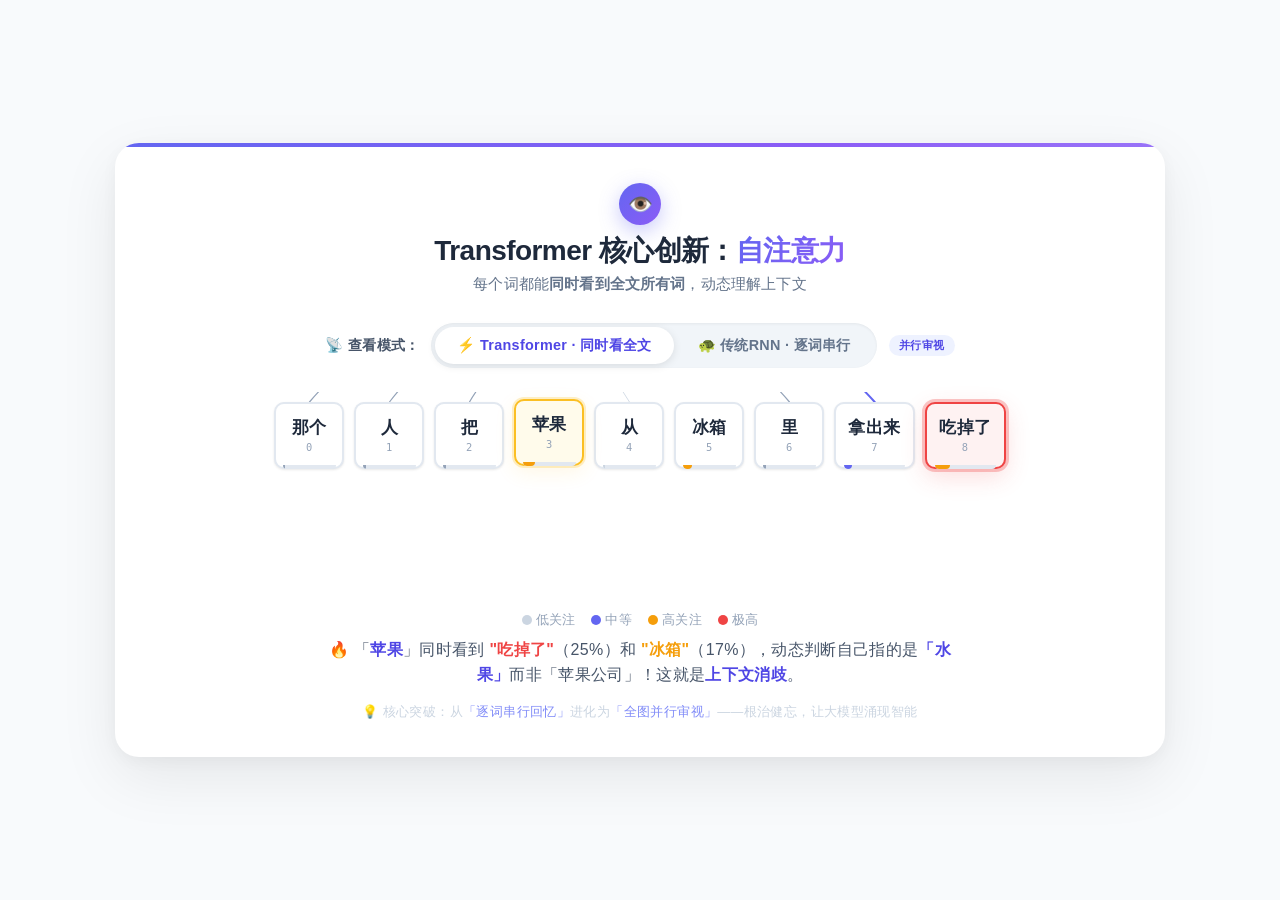
<file: transformer-demo/index.html>
<!DOCTYPE html>
<html lang="zh-CN">
<head>
    <meta charset="UTF-8">
    <meta name="viewport" content="width=device-width, initial-scale=1.0">
    <title>Transformer 核心创新 - 自注意力机制可视化</title>
    <style>
        :root {
            --bg: #f8fafc;
            --surface: #ffffff;
            --text: #1e293b;
            --text-secondary: #64748b;
            --primary: #4f46e5;
            --primary-light: #818cf8;
            --warm-low: #e2e8f0;
            --warm-mid: #fbbf24;
            --warm-high: #f59e0b;
            --warm-top: #ef4444;
            --accent-glow: #6366f1;
            --card-shadow: 0 1px 3px rgba(0, 0, 0, 0.06), 0 1px 2px rgba(0, 0, 0, 0.04);
            --card-shadow-hover: 0 10px 25px rgba(79, 70, 229, 0.15), 0 4px 10px rgba(79, 70, 229, 0.08);
            --card-shadow-selected: 0 0 0 3px rgba(99, 102, 241, 0.35), 0 8px 30px rgba(99, 102, 241, 0.25);
            --radius: 14px;
            --radius-sm: 10px;
            --transition: 0.35s cubic-bezier(0.22, 0.61, 0.36, 1);
            --transition-fast: 0.2s cubic-bezier(0.22, 0.61, 0.36, 1);
            --font-mono: 'SF Mono', 'Cascadia Code', 'JetBrains Mono', 'Fira Code', 'Consolas', monospace;
        }

        * {
            margin: 0;
            padding: 0;
            box-sizing: border-box;
        }

        body {
            font-family: -apple-system, BlinkMacSystemFont, 'Segoe UI', 'PingFang SC', 'Hiragino Sans GB', 'Microsoft YaHei', sans-serif;
            background: var(--bg);
            color: var(--text);
            min-height: 100vh;
            display: flex;
            align-items: center;
            justify-content: center;
            padding: 24px;
            -webkit-font-smoothing: antialiased;
            -moz-osx-font-smoothing: grayscale;
        }

        .container {
            width: 100%;
            max-width: 1050px;
            background: var(--surface);
            border-radius: 24px;
            box-shadow: 0 20px 60px rgba(0, 0, 0, 0.08), 0 4px 16px rgba(0, 0, 0, 0.04);
            padding: 40px 36px 36px;
            position: relative;
            overflow: hidden;
        }

        /* 顶部装饰条 */
        .container::before {
            content: '';
            position: absolute;
            top: 0;
            left: 0;
            right: 0;
            height: 4px;
            background: linear-gradient(90deg, #6366f1, #8b5cf6, #a78bfa, #6366f1);
            background-size: 200% 100%;
            animation: shimmer 4s ease-in-out infinite;
        }
        @keyframes shimmer {
            0%,
            100% {
                background-position: 0% 50%;
            }
            50% {
                background-position: 100% 50%;
            }
        }

        /* 头部 */
        .header {
            text-align: center;
            margin-bottom: 28px;
        }
        .header .icon-row {
            display: flex;
            align-items: center;
            justify-content: center;
            gap: 10px;
            margin-bottom: 8px;
        }
        .header .icon-circle {
            width: 42px;
            height: 42px;
            border-radius: 50%;
            background: linear-gradient(135deg, #6366f1, #8b5cf6);
            display: flex;
            align-items: center;
            justify-content: center;
            font-size: 20px;
            color: #fff;
            box-shadow: 0 6px 20px rgba(99, 102, 241, 0.35);
        }
        .header h1 {
            font-size: 1.75rem;
            font-weight: 700;
            letter-spacing: -0.02em;
            color: #1e293b;
            line-height: 1.3;
        }
        .header h1 span {
            background: linear-gradient(135deg, #6366f1, #8b5cf6);
            -webkit-background-clip: text;
            -webkit-text-fill-color: transparent;
            background-clip: text;
        }
        .header .subtitle {
            font-size: 0.95rem;
            color: var(--text-secondary);
            margin-top: 4px;
            letter-spacing: 0.01em;
        }

        /* 模式切换 */
        .mode-toggle-row {
            display: flex;
            align-items: center;
            justify-content: center;
            gap: 12px;
            margin-bottom: 24px;
            flex-wrap: wrap;
        }
        .mode-toggle-row .label-text {
            font-size: 0.9rem;
            font-weight: 600;
            color: #475569;
            letter-spacing: 0.02em;
        }
        .mode-toggle {
            display: flex;
            background: #f1f5f9;
            border-radius: 30px;
            padding: 4px;
            gap: 2px;
            box-shadow: inset 0 1px 3px rgba(0, 0, 0, 0.06);
        }
        .mode-toggle button {
            all: unset;
            cursor: pointer;
            padding: 9px 22px;
            border-radius: 26px;
            font-size: 0.9rem;
            font-weight: 600;
            letter-spacing: 0.02em;
            transition: var(--transition-fast);
            color: #64748b;
            white-space: nowrap;
            position: relative;
        }
        .mode-toggle button.active {
            background: #fff;
            color: #4f46e5;
            box-shadow: 0 2px 8px rgba(0, 0, 0, 0.1);
        }
        .mode-toggle button:hover:not(.active) {
            color: #334155;
        }
        .mode-badge {
            display: inline-block;
            font-size: 0.7rem;
            font-weight: 700;
            padding: 3px 10px;
            border-radius: 20px;
            letter-spacing: 0.04em;
            text-transform: uppercase;
        }
        .badge-transformer {
            background: #eef2ff;
            color: #4f46e5;
        }
        .badge-rnn {
            background: #fef3c7;
            color: #d97706;
        }

        /* 展示区 */
        .demo-area {
            position: relative;
            margin-bottom: 20px;
            min-height: 200px;
        }
        .token-row {
            display: flex;
            align-items: center;
            justify-content: center;
            gap: 10px;
            flex-wrap: wrap;
            position: relative;
            z-index: 2;
            padding: 10px 0;
        }
        .token-card {
            position: relative;
            display: flex;
            flex-direction: column;
            align-items: center;
            justify-content: center;
            min-width: 70px;
            padding: 14px 12px;
            border-radius: var(--radius-sm);
            background: #fff;
            border: 2px solid #e2e8f0;
            cursor: pointer;
            transition: var(--transition);
            box-shadow: var(--card-shadow);
            user-select: none;
            -webkit-tap-highlight-color: transparent;
            z-index: 2;
        }
        .token-card:hover {
            border-color: #c7d2fe;
            box-shadow: var(--card-shadow-hover);
            transform: translateY(-2px);
        }
        .token-card.selected {
            border-color: #6366f1;
            box-shadow: var(--card-shadow-selected);
            transform: translateY(-3px);
            z-index: 10;
            background: #fafaff;
        }
        .token-card .token-text {
            font-size: 1.05rem;
            font-weight: 700;
            letter-spacing: 0.03em;
            color: #1e293b;
            transition: var(--transition-fast);
            line-height: 1.2;
            text-align: center;
        }
        .token-card .token-index {
            font-size: 0.65rem;
            font-weight: 500;
            color: #94a3b8;
            margin-top: 3px;
            font-family: var(--font-mono);
            letter-spacing: 0.05em;
            transition: var(--transition-fast);
        }
        /* 注意力热度指示条（卡片底部） */
        .token-card .heat-bar {
            position: absolute;
            bottom: -2px;
            left: 10%;
            right: 10%;
            height: 4px;
            border-radius: 0 0 8px 8px;
            background: #e2e8f0;
            transition: var(--transition);
            overflow: hidden;
        }
        .token-card .heat-bar-fill {
            height: 100%;
            border-radius: 0 0 8px 8px;
            background: #6366f1;
            transition: var(--transition);
            width: 0%;
        }
        /* 高注意力标记 */
        .token-card.high-attention {
            border-color: #fbbf24;
            background: #fffbeb;
            box-shadow: 0 0 0 2px rgba(251, 191, 36, 0.25), 0 6px 20px rgba(251, 191, 36, 0.12);
        }
        .token-card.high-attention .heat-bar-fill {
            background: #f59e0b;
        }
        .token-card.top-attention {
            border-color: #ef4444;
            background: #fef2f2;
            box-shadow: 0 0 0 3px rgba(239, 68, 68, 0.3), 0 8px 24px rgba(239, 68, 68, 0.18);
            animation: pulse-attention 1.6s ease-in-out infinite;
        }
        .token-card.top-attention .heat-bar-fill {
            background: #ef4444;
        }
        @keyframes pulse-attention {
            0%,
            100% {
                box-shadow: 0 0 0 3px rgba(239, 68, 68, 0.3), 0 8px 24px rgba(239, 68, 68, 0.18);
            }
            50% {
                box-shadow: 0 0 0 8px rgba(239, 68, 68, 0.08), 0 12px 32px rgba(239, 68, 68, 0.25);
            }
        }

        /* RNN 遮罩模式 */
        .token-card.rnn-hidden {
            background: #f1f5f9;
            border-color: #e2e8f0;
            color: #cbd5e1;
            cursor: not-allowed;
            opacity: 0.5;
            pointer-events: none;
            filter: grayscale(30%);
        }
        .token-card.rnn-hidden .token-text {
            color: #cbd5e1;
        }
        .token-card.rnn-hidden .heat-bar-fill {
            background: #e2e8f0;
            width: 0% !important;
        }

        /* SVG连线层 */
        .svg-layer {
            position: absolute;
            top: 0;
            left: 0;
            width: 100%;
            height: 100%;
            z-index: 1;
            pointer-events: none;
        }
        .svg-layer line,
        .svg-layer path {
            transition: opacity 0.4s ease, stroke-width 0.4s ease;
        }
        .attention-line {
            stroke-linecap: round;
            opacity: 0;
            transition: opacity 0.5s ease, stroke 0.4s ease;
        }
        .attention-line.visible {
            opacity: 1;
        }
        /* 流动信号动画 */
        .flow-dot {
            opacity: 0;
            transition: opacity 0.3s ease;
        }
        .flow-dot.active {
            opacity: 1;
            animation: flowPulse 0.8s ease-in-out infinite;
        }
        @keyframes flowPulse {
            0%,
            100% {
                r: 4;
                opacity: 0.7;
            }
            50% {
                r: 7;
                opacity: 1;
            }
        }

        /* 解释文字区 */
        .explanation-area {
            text-align: center;
            min-height: 50px;
            display: flex;
            align-items: center;
            justify-content: center;
            margin-bottom: 16px;
        }
        .explanation-text {
            font-size: 1rem;
            font-weight: 500;
            color: #475569;
            letter-spacing: 0.02em;
            line-height: 1.6;
            transition: var(--transition-fast);
            max-width: 650px;
        }
        .explanation-text strong {
            color: #4f46e5;
            font-weight: 700;
        }
        .explanation-text .highlight-warm {
            color: #ef4444;
            font-weight: 700;
        }
        .explanation-text .highlight-amber {
            color: #f59e0b;
            font-weight: 700;
        }

        /* 图例 */
        .legend-row {
            display: flex;
            align-items: center;
            justify-content: center;
            gap: 16px;
            flex-wrap: wrap;
            font-size: 0.8rem;
            color: #94a3b8;
            letter-spacing: 0.02em;
            margin-bottom: 8px;
        }
        .legend-dot {
            display: inline-block;
            width: 10px;
            height: 10px;
            border-radius: 50%;
            margin-right: 4px;
            vertical-align: middle;
        }
        .legend-dot.low {
            background: #cbd5e1;
        }
        .legend-dot.mid {
            background: #6366f1;
        }
        .legend-dot.high {
            background: #f59e0b;
        }
        .legend-dot.top {
            background: #ef4444;
        }

        /* 底部提示 */
        .footer-hint {
            text-align: center;
            font-size: 0.8rem;
            color: #cbd5e1;
            letter-spacing: 0.03em;
            margin-top: 8px;
        }
        .footer-hint span {
            color: #818cf8;
        }

        /* 响应式 */
        @media (max-width: 768px) {
            .container {
                padding: 28px 16px 24px;
                border-radius: 18px;
            }
            .token-card {
                min-width: 50px;
                padding: 10px 7px;
                border-radius: 8px;
                gap: 4px;
            }
            .token-card .token-text {
                font-size: 0.85rem;
            }
            .token-card .token-index {
                font-size: 0.6rem;
            }
            .token-row {
                gap: 5px;
            }
            .svg-layer {
                display: none;
            }
            .header h1 {
                font-size: 1.3rem;
            }
            .explanation-text {
                font-size: 0.85rem;
            }
            .mode-toggle button {
                padding: 7px 14px;
                font-size: 0.78rem;
            }
        }
        @media (max-width: 480px) {
            .token-card {
                min-width: 38px;
                padding: 8px 4px;
                border-radius: 7px;
            }
            .token-card .token-text {
                font-size: 0.7rem;
            }
            .token-row {
                gap: 3px;
            }
            .container {
                padding: 20px 10px 18px;
            }
            .header h1 {
                font-size: 1.15rem;
            }
        }
    </style>
</head>
<body>
    <div class="container">
        <!-- 头部 -->
        <div class="header">
            <div class="icon-row">
                <div class="icon-circle">👁️</div>
            </div>
            <h1>Transformer 核心创新：<span>自注意力</span></h1>
            <p class="subtitle">每个词都能<strong>同时看到全文所有词</strong>，动态理解上下文</p>
        </div>

        <!-- 模式切换 -->
        <div class="mode-toggle-row">
            <span class="label-text">📡 查看模式：</span>
            <div class="mode-toggle" id="modeToggle">
                <button id="btnTransformer" class="active" data-mode="transformer">
                    ⚡ Transformer · 同时看全文
                </button>
                <button id="btnRNN" data-mode="rnn">
                    🐢 传统RNN · 逐词串行
                </button>
            </div>
            <span class="mode-badge badge-transformer" id="modeBadge">并行审视</span>
        </div>

        <!-- 主展示区 -->
        <div class="demo-area" id="demoArea">
            <!-- SVG连线层 -->
            <svg class="svg-layer" id="svgLayer"></svg>
            <!-- 词卡片行 -->
            <div class="token-row" id="tokenRow">
                <!-- JS动态生成 -->
            </div>
        </div>

        <!-- 图例 -->
        <div class="legend-row">
            <span><span class="legend-dot low"></span>低关注</span>
            <span><span class="legend-dot mid"></span>中等</span>
            <span><span class="legend-dot high"></span>高关注</span>
            <span><span class="legend-dot top"></span>极高</span>
        </div>

        <!-- 解释文字 -->
        <div class="explanation-area">
            <p class="explanation-text" id="explanationText">
                👆 <strong>点击任意词语</strong>，查看它如何<strong>同时关注</strong>全文所有词来理解上下文
            </p>
        </div>

        <!-- 底部提示 -->
        <div class="footer-hint">
            💡 核心突破：从<span>「逐词串行回忆」</span>进化为<span>「全图并行审视」</span>——根治健忘，让大模型涌现智能
        </div>
    </div>

    <script>
        (function() {
            // ============ 数据定义 ============
            const tokens = ["那个", "人", "把", "苹果", "从", "冰箱", "里", "拿出来", "吃掉了"];

            // 预设注意力权重矩阵 [queryIndex][keyIndex] — 已 softmax 归一化（行和为1）
            // 模拟真实Transformer学到的注意力模式
            const attentionMatrix = [
                // query=0:"那个" → 修饰"人"
                [0.22, 0.38, 0.05, 0.08, 0.04, 0.06, 0.03, 0.07, 0.07],
                // query=1:"人" → 关注动作"吃掉了"、自己、"那个"
                [0.10, 0.20, 0.06, 0.12, 0.04, 0.07, 0.03, 0.14, 0.24],
                // query=2:"把" → 关注宾语"苹果"、动词"拿出来"
                [0.04, 0.06, 0.08, 0.28, 0.05, 0.10, 0.04, 0.22, 0.13],
                // query=3:"苹果" → 关键！关注"吃掉了"(消歧：水果)、"冰箱"(位置)
                [0.04, 0.06, 0.05, 0.22, 0.03, 0.17, 0.05, 0.13, 0.25],
                // query=4:"从" → 关注来源"冰箱"
                [0.03, 0.04, 0.06, 0.12, 0.06, 0.32, 0.18, 0.10, 0.09],
                // query=5:"冰箱" → 关注"里"、"从"、"拿出来"
                [0.03, 0.04, 0.05, 0.11, 0.14, 0.18, 0.25, 0.14, 0.06],
                // query=6:"里" → 关注"冰箱"、"从"
                [0.03, 0.03, 0.04, 0.06, 0.16, 0.30, 0.20, 0.10, 0.08],
                // query=7:"拿出来" → 关注"苹果"(宾语)、"冰箱"(来源)、"吃掉了"(后续)
                [0.04, 0.06, 0.08, 0.22, 0.06, 0.14, 0.05, 0.18, 0.17],
                // query=8:"吃掉了" → 关注"苹果"(宾语)、"人"(主语)
                [0.04, 0.20, 0.03, 0.30, 0.02, 0.06, 0.02, 0.14, 0.19],
            ];

            // ============ DOM引用 ============
            const tokenRow = document.getElementById('tokenRow');
            const svgLayer = document.getElementById('svgLayer');
            const demoArea = document.getElementById('demoArea');
            const explanationText = document.getElementById('explanationText');
            const btnTransformer = document.getElementById('btnTransformer');
            const btnRNN = document.getElementById('btnRNN');
            const modeBadge = document.getElementById('modeBadge');

            // ============ 状态 ============
            let currentMode = 'transformer'; // 'transformer' | 'rnn'
            let selectedTokenIndex = 3; // 默认选中"苹果"（最有趣的案例）
            let tokenCardElements = [];

            // ============ 解释文字库 ============
            const explanations = {
                0: '「<strong>那个</strong>」最关注 <strong style="color:#4f46e5;">"人"</strong>（注意力38%），它知道自己是指示代词，修饰的是后面的"人"。',
                1: '「<strong>人</strong>」同时关注 <strong style="color:#ef4444;">"吃掉了"</strong>（24%）和 <strong style="color:#f59e0b;">"拿出来"</strong>（14%），理解自己是动作的主语。',
                2: '「<strong>把</strong>」高度关注 <strong style="color:#ef4444;">"苹果"</strong>（28%）和 <strong style="color:#f59e0b;">"拿出来"</strong>（22%），它识别出这是"把字句"结构，预判宾语和动词。',
                3: '🔥 「<strong>苹果</strong>」同时看到 <strong style="color:#ef4444;">"吃掉了"</strong>（25%）和 <strong style="color:#f59e0b;">"冰箱"</strong>（17%），动态判断自己指的是<strong>「水果」</strong>而非「苹果公司」！这就是<strong>上下文消歧</strong>。',
                4: '「<strong>从</strong>」主要关注 <strong style="color:#ef4444;">"冰箱"</strong>（32%）和 <strong style="color:#f59e0b;">"里"</strong>（18%），识别出空间来源关系。',
                5: '「<strong>冰箱</strong>」关注 <strong style="color:#ef4444;">"里"</strong>（25%）和 <strong style="color:#f59e0b;">"从"</strong>（14%），理解自己是空间参照物。',
                6: '「<strong>里</strong>」高度关注 <strong style="color:#ef4444;">"冰箱"</strong>（30%），确认自己是方位词，依附于"冰箱"。',
                7: '「<strong>拿出来</strong>」均衡关注 <strong style="color:#ef4444;">"苹果"</strong>（22%）、<strong style="color:#f59e0b;">"吃掉了"</strong>（17%）和 <strong style="color:#f59e0b;">"冰箱"</strong>（14%），串联起完整动作链。',
                8: '🔥 「<strong>吃掉了</strong>」最关注 <strong style="color:#ef4444;">"苹果"</strong>（30%）和 <strong style="color:#f59e0b;">"人"</strong>（20%），明确自己的宾语和主语，完整理解"谁吃了什么"。',
            };

            // ============ 渲染词卡片 ============
            function renderTokenCards() {
                tokenRow.innerHTML = '';
                tokenCardElements = [];
                tokens.forEach((token, index) => {
                    const card = document.createElement('div');
                    card.className = 'token-card';
                    card.setAttribute('data-index', index);
                    card.innerHTML = `
                        <span class="token-text">${token}</span>
                        <span class="token-index">${index}</span>
                        <div class="heat-bar"><div class="heat-bar-fill"></div></div>
                    `;
                    card.addEventListener('click', () => onTokenClick(index));
                    tokenRow.appendChild(card);
                    tokenCardElements.push(card);
                });
            }

            // ============ 更新展示 ============
            function updateDisplay() {
                const weights = attentionMatrix[selectedTokenIndex];
                // 找出最高和第二高注意力
                let sortedIndices = weights.map((w, i) => ({ w, i })).sort((a, b) => b.w - a.w);
                const topIdx = sortedIndices[0].i;
                const secondIdx = sortedIndices[1].i;

                tokenCardElements.forEach((card, index) => {
                    const weight = weights[index];
                    // 清除所有特殊类
                    card.classList.remove('selected', 'high-attention', 'top-attention', 'rnn-hidden');
                    // 热力条宽度
                    const heatBarFill = card.querySelector('.heat-bar-fill');
                    heatBarFill.style.width = (weight * 100).toFixed(0) + '%';

                    // 设置颜色
                    if (weight > 0.25) {
                        heatBarFill.style.background = '#ef4444';
                    } else if (weight > 0.15) {
                        heatBarFill.style.background = '#f59e0b';
                    } else if (weight > 0.08) {
                        heatBarFill.style.background = '#6366f1';
                    } else if (weight > 0.03) {
                        heatBarFill.style.background = '#94a3b8';
                    } else {
                        heatBarFill.style.background = '#cbd5e1';
                    }

                    // 高注意力标记
                    if (index === topIdx && weight > 0.15) {
                        card.classList.add('top-attention');
                    } else if (index === secondIdx && weight > 0.12) {
                        card.classList.add('high-attention');
                    }

                    // RNN模式：隐藏选中文后面的词
                    if (currentMode === 'rnn' && index > selectedTokenIndex) {
                        card.classList.add('rnn-hidden');
                    }
                });

                // 标记选中卡片
                tokenCardElements[selectedTokenIndex].classList.add('selected');

                // 更新解释文字
                explanationText.innerHTML = explanations[selectedTokenIndex] ||
                    '👆 <strong>点击任意词语</strong>，查看它如何<strong>同时关注</strong>全文所有词来理解上下文';

                // 更新SVG连线
                updateSVGLines(weights, topIdx, secondIdx);

                // 更新模式徽章
                if (currentMode === 'transformer') {
                    modeBadge.textContent = '并行审视';
                    modeBadge.className = 'mode-badge badge-transformer';
                } else {
                    modeBadge.textContent = '串行回忆';
                    modeBadge.className = 'mode-badge badge-rnn';
                }
            }

            // ============ SVG连线绘制 ============
            function updateSVGLines(weights, topIdx, secondIdx) {
                svgLayer.innerHTML = '';
                const demoRect = demoArea.getBoundingClientRect();
                const svgWidth = demoRect.width;
                const svgHeight = demoRect.height;

                svgLayer.setAttribute('viewBox', `0 0 ${svgWidth} ${svgHeight}`);
                svgLayer.style.width = svgWidth + 'px';
                svgLayer.style.height = svgHeight + 'px';

                // 定义渐变ID
                const defs = document.createElementNS('http://www.w3.org/2000/svg', 'defs');
                svgLayer.appendChild(defs);

                const selectedCard = tokenCardElements[selectedTokenIndex];
                if (!selectedCard) return;
                const selectedRect = selectedCard.getBoundingClientRect();
                const selectedCX = selectedRect.left - demoRect.left + selectedRect.width / 2;
                const selectedCY = selectedRect.top - demoRect.top;

                tokenCardElements.forEach((card, index) => {
                    if (index === selectedTokenIndex) return;
                    if (currentMode === 'rnn' && index > selectedTokenIndex) return; // RNN模式不画右侧连线

                    const weight = weights[index];
                    const cardRect = card.getBoundingClientRect();
                    const targetCX = cardRect.left - demoRect.left + cardRect.width / 2;
                    const targetCY = cardRect.top - demoRect.top;

                    // 控制点：两点中点上方
                    const midX = (selectedCX + targetCX) / 2;
                    const midY = Math.min(selectedCY, targetCY) - Math.abs(targetCX - selectedCX) * 0.45 - 30;

                    // 曲线路径
                    const path = document.createElementNS('http://www.w3.org/2000/svg', 'path');
                    const d =
                        `M ${selectedCX} ${selectedCY} Q ${midX} ${midY} ${targetCX} ${targetCY}`;
                    path.setAttribute('d', d);
                    path.setAttribute('fill', 'none');
                    path.setAttribute('stroke-linecap', 'round');
                    path.classList.add('attention-line');

                    // 颜色和粗细基于权重
                    let strokeColor, strokeWidth, opacity;
                    if (weight > 0.25) {
                        strokeColor = '#ef4444';
                        strokeWidth = 3.5;
                        opacity = 0.85;
                    } else if (weight > 0.15) {
                        strokeColor = '#f59e0b';
                        strokeWidth = 2.8;
                        opacity = 0.7;
                    } else if (weight > 0.08) {
                        strokeColor = '#6366f1';
                        strokeWidth = 2;
                        opacity = 0.5;
                    } else if (weight > 0.03) {
                        strokeColor = '#94a3b8';
                        strokeWidth = 1.2;
                        opacity = 0.3;
                    } else {
                        strokeColor = '#cbd5e1';
                        strokeWidth = 0.8;
                        opacity = 0.18;
                    }

                    path.setAttribute('stroke', strokeColor);
                    path.setAttribute('stroke-width', strokeWidth);
                    path.setAttribute('opacity', opacity);

                    // dash动画模拟信号流动
                    const pathLength = estimatePathLength(selectedCX, selectedCY, midX, midY, targetCX, targetCY);
                    path.setAttribute('stroke-dasharray', `${pathLength * 0.4} ${pathLength * 0.6}`);
                    path.setAttribute('stroke-dashoffset', '0');
                    path.classList.add('visible');

                    // 添加动画
                    const animate = document.createElementNS('http://www.w3.org/2000/svg', 'animate');
                    animate.setAttribute('attributeName', 'stroke-dashoffset');
                    animate.setAttribute('from', '0');
                    animate.setAttribute('to', pathLength);
                    animate.setAttribute('dur', weight > 0.15 ? '1.2s' : '2.5s');
                    animate.setAttribute('repeatCount', 'indefinite');
                    path.appendChild(animate);

                    svgLayer.appendChild(path);

                    // 在高注意力线上添加流动光点
                    if (weight > 0.12) {
                        const dot = document.createElementNS('http://www.w3.org/2000/svg', 'circle');
                        dot.setAttribute('r', '5');
                        dot.setAttribute('fill', strokeColor);
                        dot.setAttribute('cx', selectedCX);
                        dot.setAttribute('cy', selectedCY);
                        dot.classList.add('flow-dot', 'active');
                        dot.setAttribute('opacity', '0.9');

                        const animMotion = document.createElementNS('http://www.w3.org/2000/svg',
                            'animateMotion');
                        animMotion.setAttribute('path', d);
                        animMotion.setAttribute('dur', weight > 0.2 ? '0.9s' : '1.5s');
                        animMotion.setAttribute('repeatCount', 'indefinite');
                        animMotion.setAttribute('begin', Math.random() * 0.5 + 's');
                        dot.appendChild(animMotion);

                        svgLayer.appendChild(dot);
                    }
                });

                // 自注意力：在选中词上方画小环
                const selfLoop = document.createElementNS('http://www.w3.org/2000/svg', 'circle');
                const loopCX = selectedCX;
                const loopCY = selectedCY - 32;
                selfLoop.setAttribute('cx', loopCX);
                selfLoop.setAttribute('cy', loopCY);
                selfLoop.setAttribute('r', '10');
                selfLoop.setAttribute('fill', 'none');
                selfLoop.setAttribute('stroke', '#6366f1');
                selfLoop.setAttribute('stroke-width', '2.5');
                selfLoop.setAttribute('opacity', '0.7');
                selfLoop.setAttribute('stroke-dasharray', '12 8');
                selfLoop.classList.add('attention-line', 'visible');
                const selfAnim = document.createElementNS('http://www.w3.org/2000/svg', 'animateTransform');
                selfAnim.setAttribute('attributeName', 'transform');
                selfAnim.setAttribute('type', 'rotate');
                selfAnim.setAttribute('from', `0 ${loopCX} ${loopCY}`);
                selfAnim.setAttribute('to', `360 ${loopCX} ${loopCY}`);
                selfAnim.setAttribute('dur', '3s');
                selfAnim.setAttribute('repeatCount', 'indefinite');
                selfLoop.appendChild(selfAnim);
                svgLayer.appendChild(selfLoop);

                // 小标签"自关注"
                const label = document.createElementNS('http://www.w3.org/2000/svg', 'text');
                label.setAttribute('x', loopCX);
                label.setAttribute('y', loopCY - 16);
                label.setAttribute('text-anchor', 'middle');
                label.setAttribute('font-size', '10');
                label.setAttribute('fill', '#818cf8');
                label.setAttribute('font-weight', '600');
                label.textContent = '自关注';
                label.classList.add('attention-line', 'visible');
                svgLayer.appendChild(label);
            }

            // 估算路径长度
            function estimatePathLength(x1, y1, cx, cy, x2, y2) {
                // 二次贝塞尔曲线长度近似
                const dx1 = cx - x1;
                const dy1 = cy - y1;
                const dx2 = x2 - cx;
                const dy2 = y2 - cy;
                const chord = Math.sqrt((x2 - x1) ** 2 + (y2 - y1) ** 2);
                const contNet = Math.sqrt(dx1 ** 2 + dy1 ** 2) + Math.sqrt(dx2 ** 2 + dy2 ** 2);
                return (contNet + chord) / 2;
            }

            // ============ 事件处理 ============
            function onTokenClick(index) {
                if (currentMode === 'rnn' && index > selectedTokenIndex && selectedTokenIndex !== -1) {
                    // RNN模式下不允许点击"未来"的词，但可以切换选中
                    // 实际上允许切换，但展示会被截断
                }
                selectedTokenIndex = index;
                updateDisplay();
            }

            function switchMode(mode) {
                currentMode = mode;
                btnTransformer.classList.toggle('active', mode === 'transformer');
                btnRNN.classList.toggle('active', mode === 'rnn');
                updateDisplay();
            }

            btnTransformer.addEventListener('click', () => switchMode('transformer'));
            btnRNN.addEventListener('click', () => switchMode('rnn'));

            // ============ 窗口resize处理 ============
            let resizeTimeout;
            window.addEventListener('resize', () => {
                clearTimeout(resizeTimeout);
                resizeTimeout = setTimeout(() => {
                    updateDisplay();
                }, 250);
            });

            // ============ 初始化 ============
            function init() {
                renderTokenCards();
                updateDisplay();
                // 初始动画：短暂延迟后让连线显现
                setTimeout(() => {
                    updateDisplay();
                }, 100);
            }

            init();

            console.log('🧠 Transformer 自注意力可视化已就绪');
            console.log('   💡 点击词语查看注意力分布 | 切换模式对比 Transformer vs RNN');
            console.log('   🔥 试试点击"苹果"看它如何通过"吃掉了"消歧为水果');
        })();
    </script>
</body>
</html>
</file>
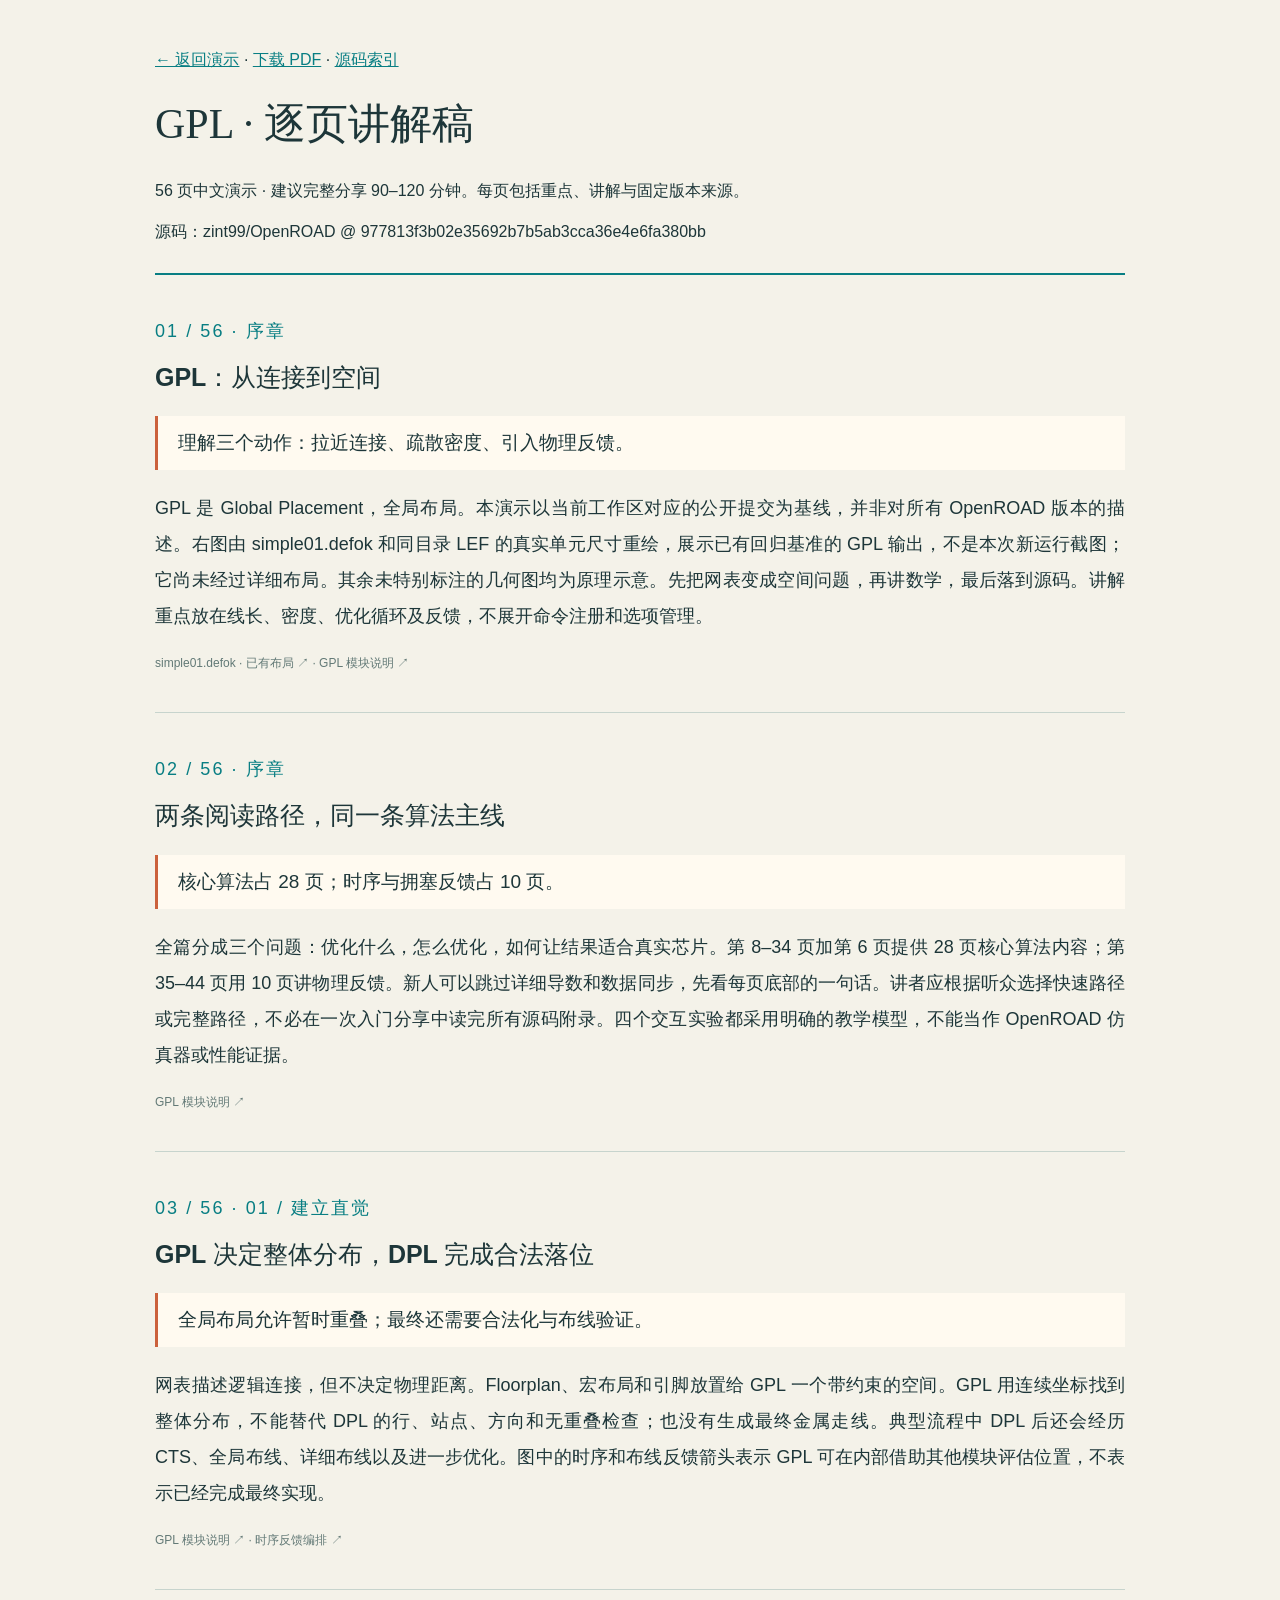
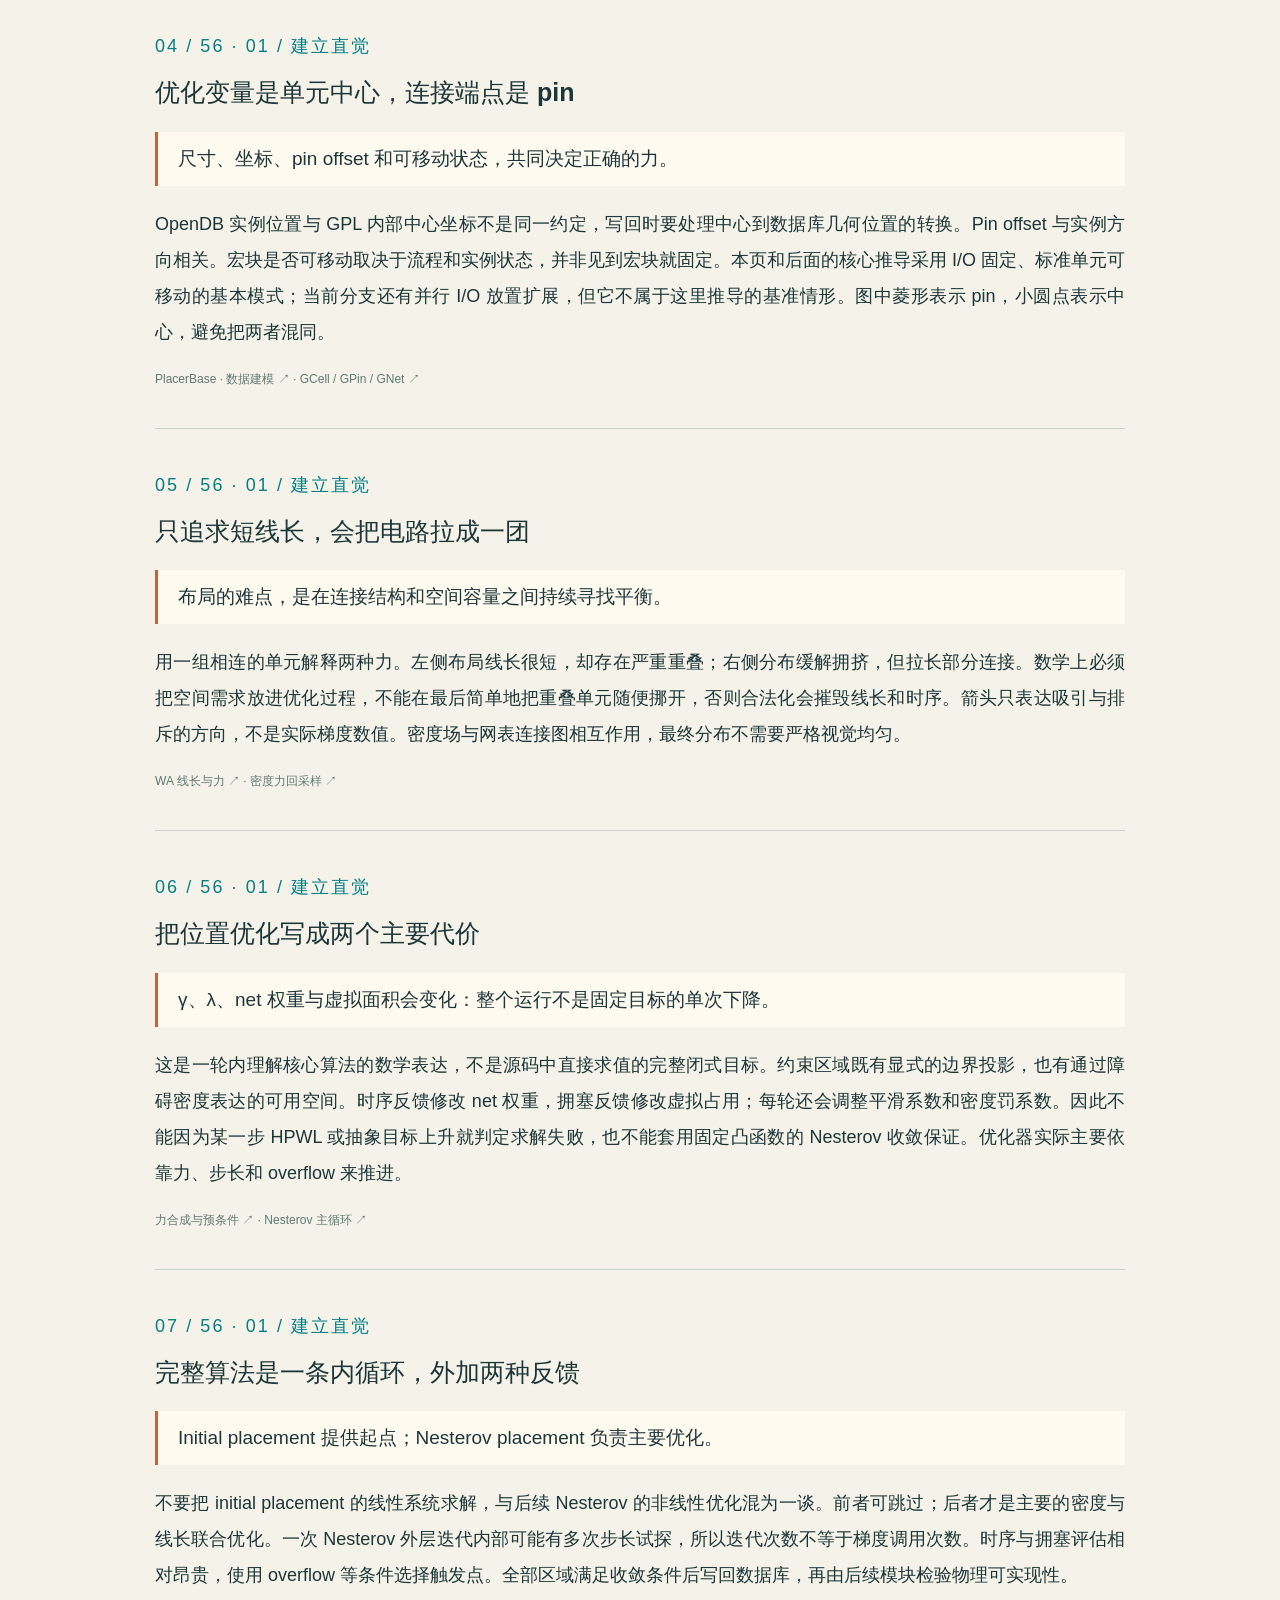
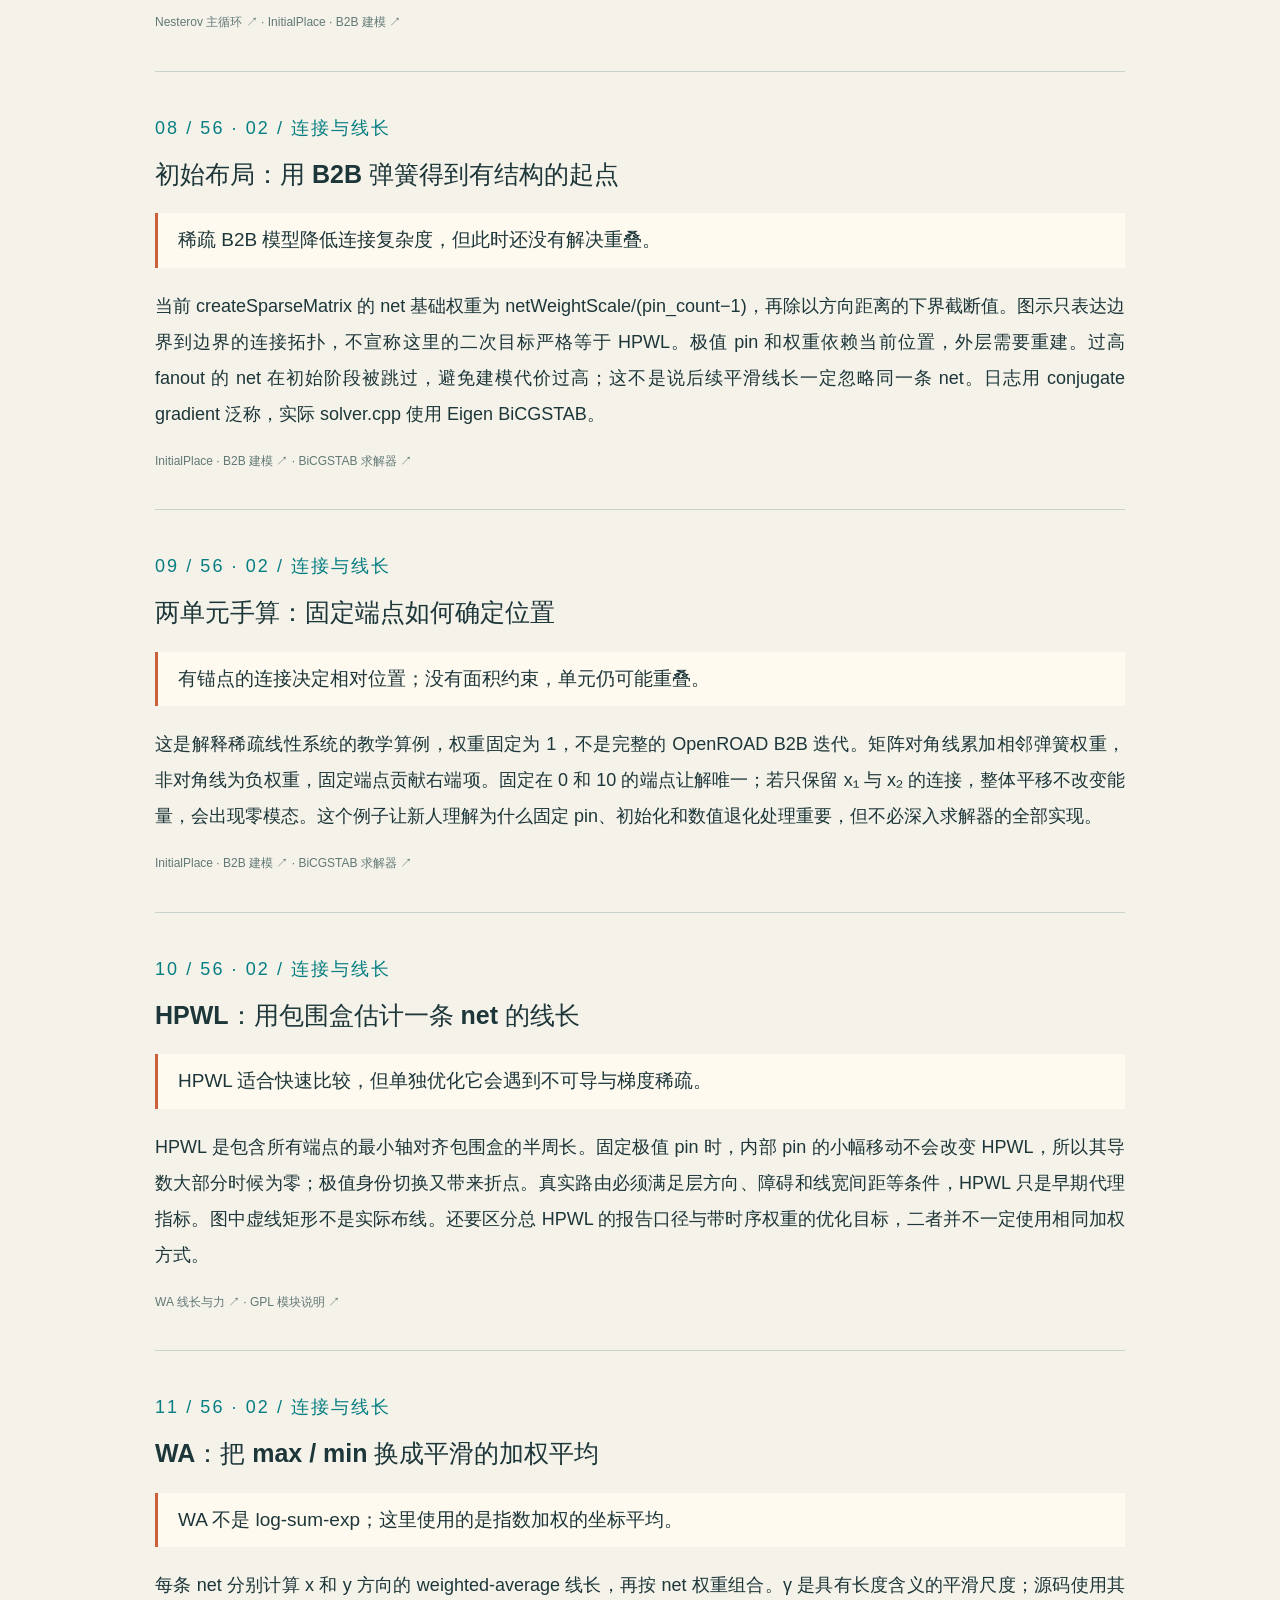
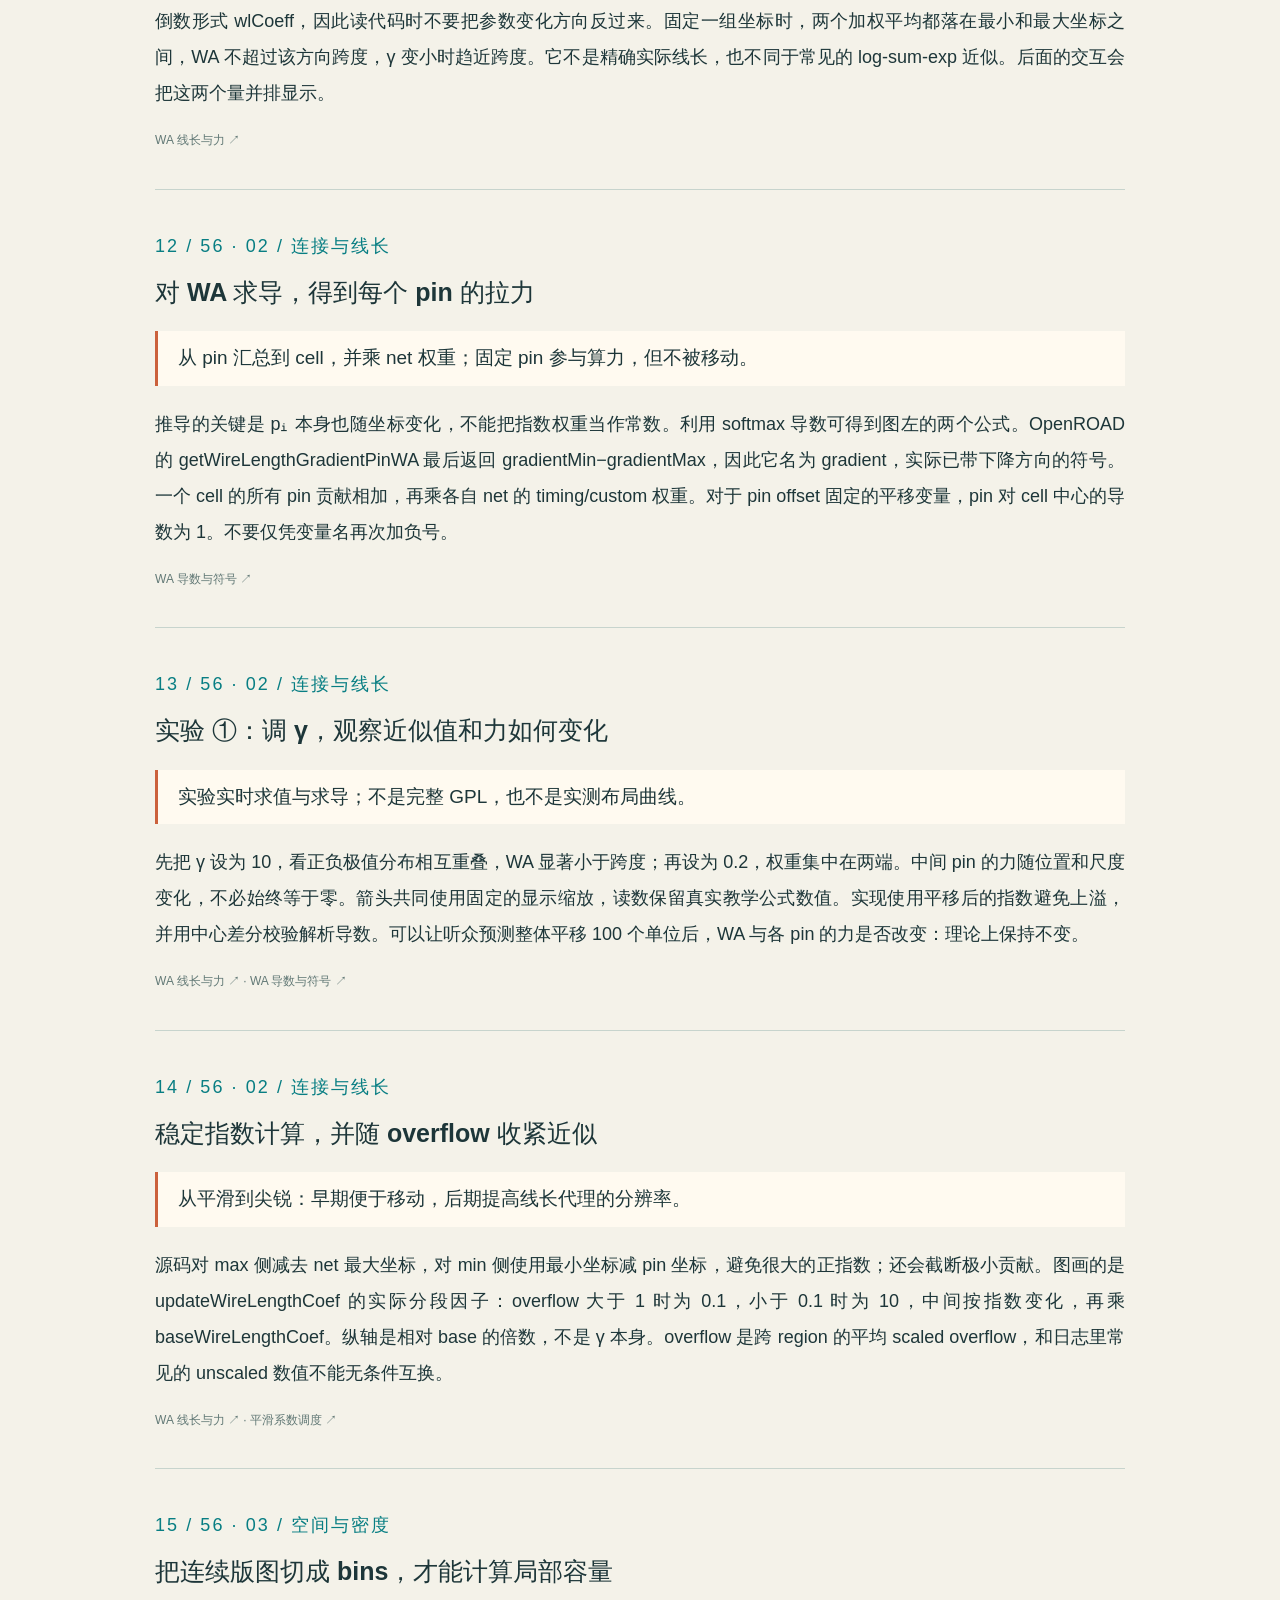
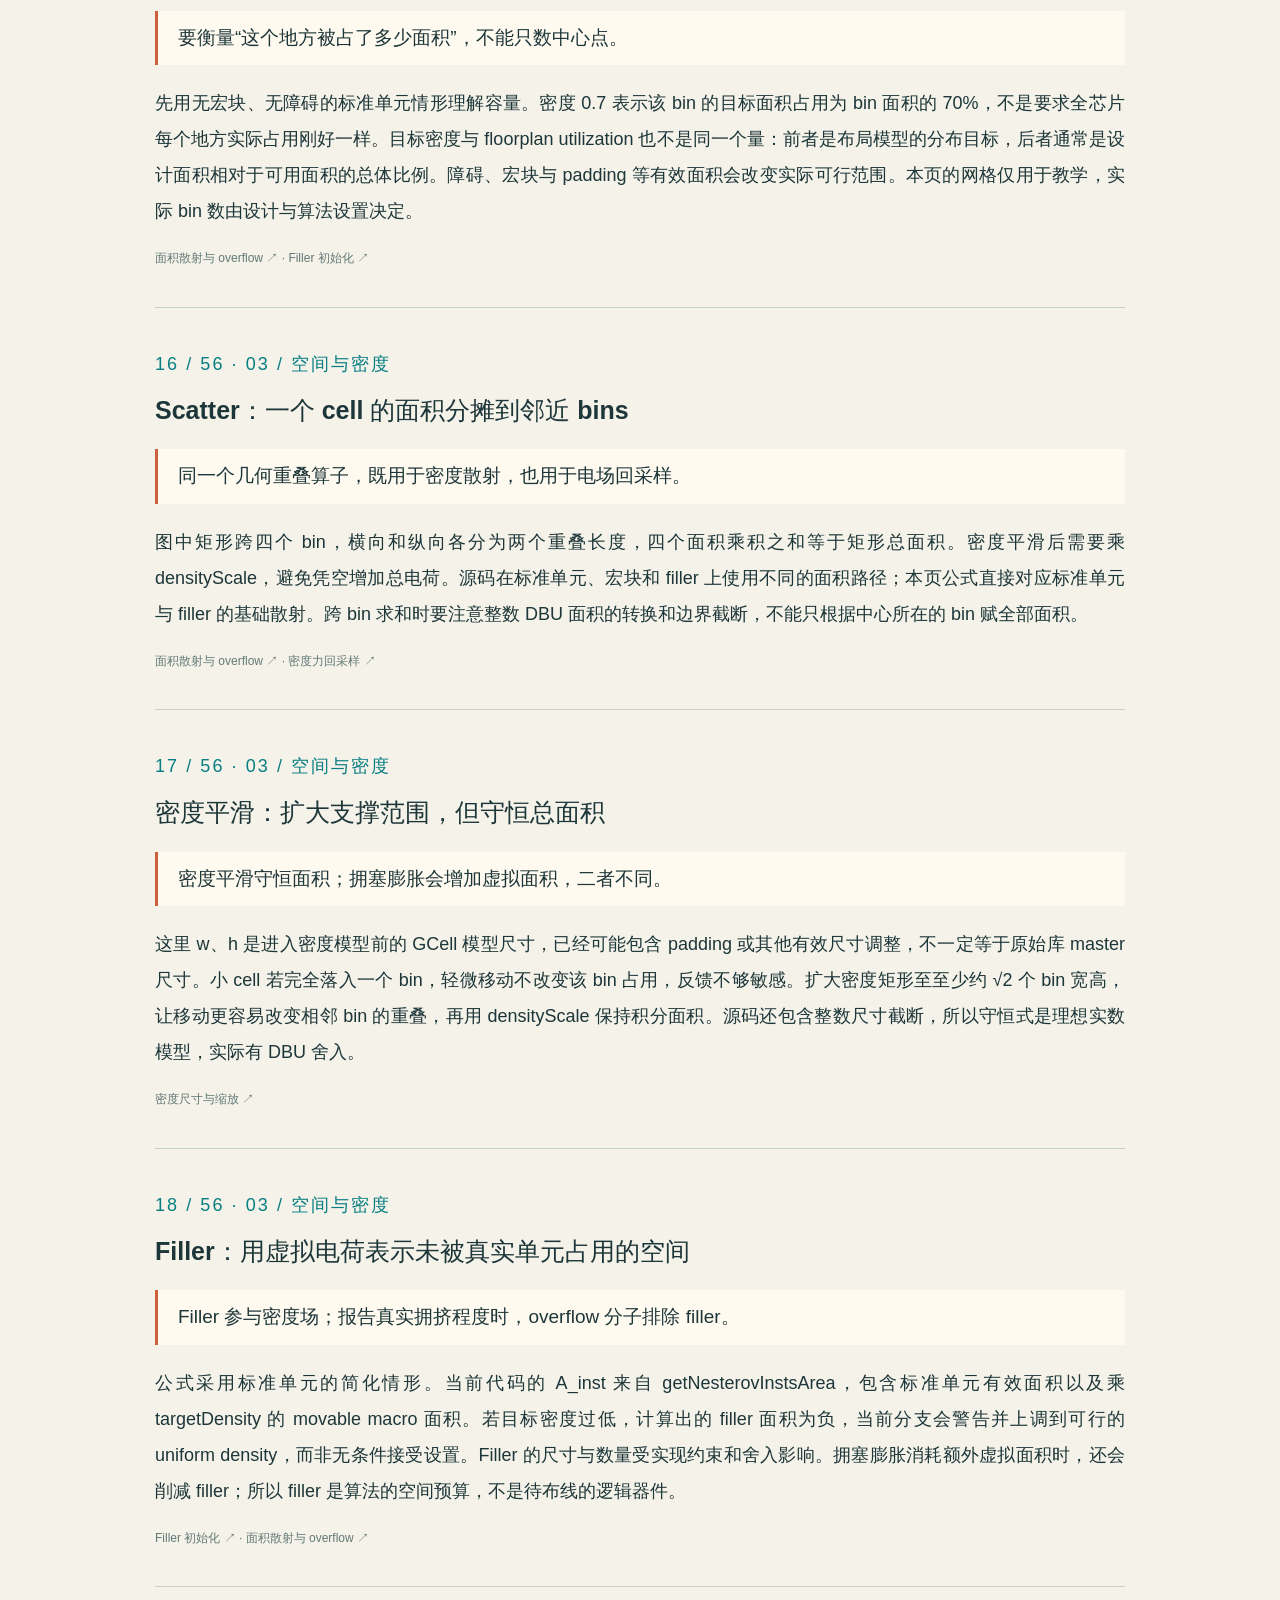
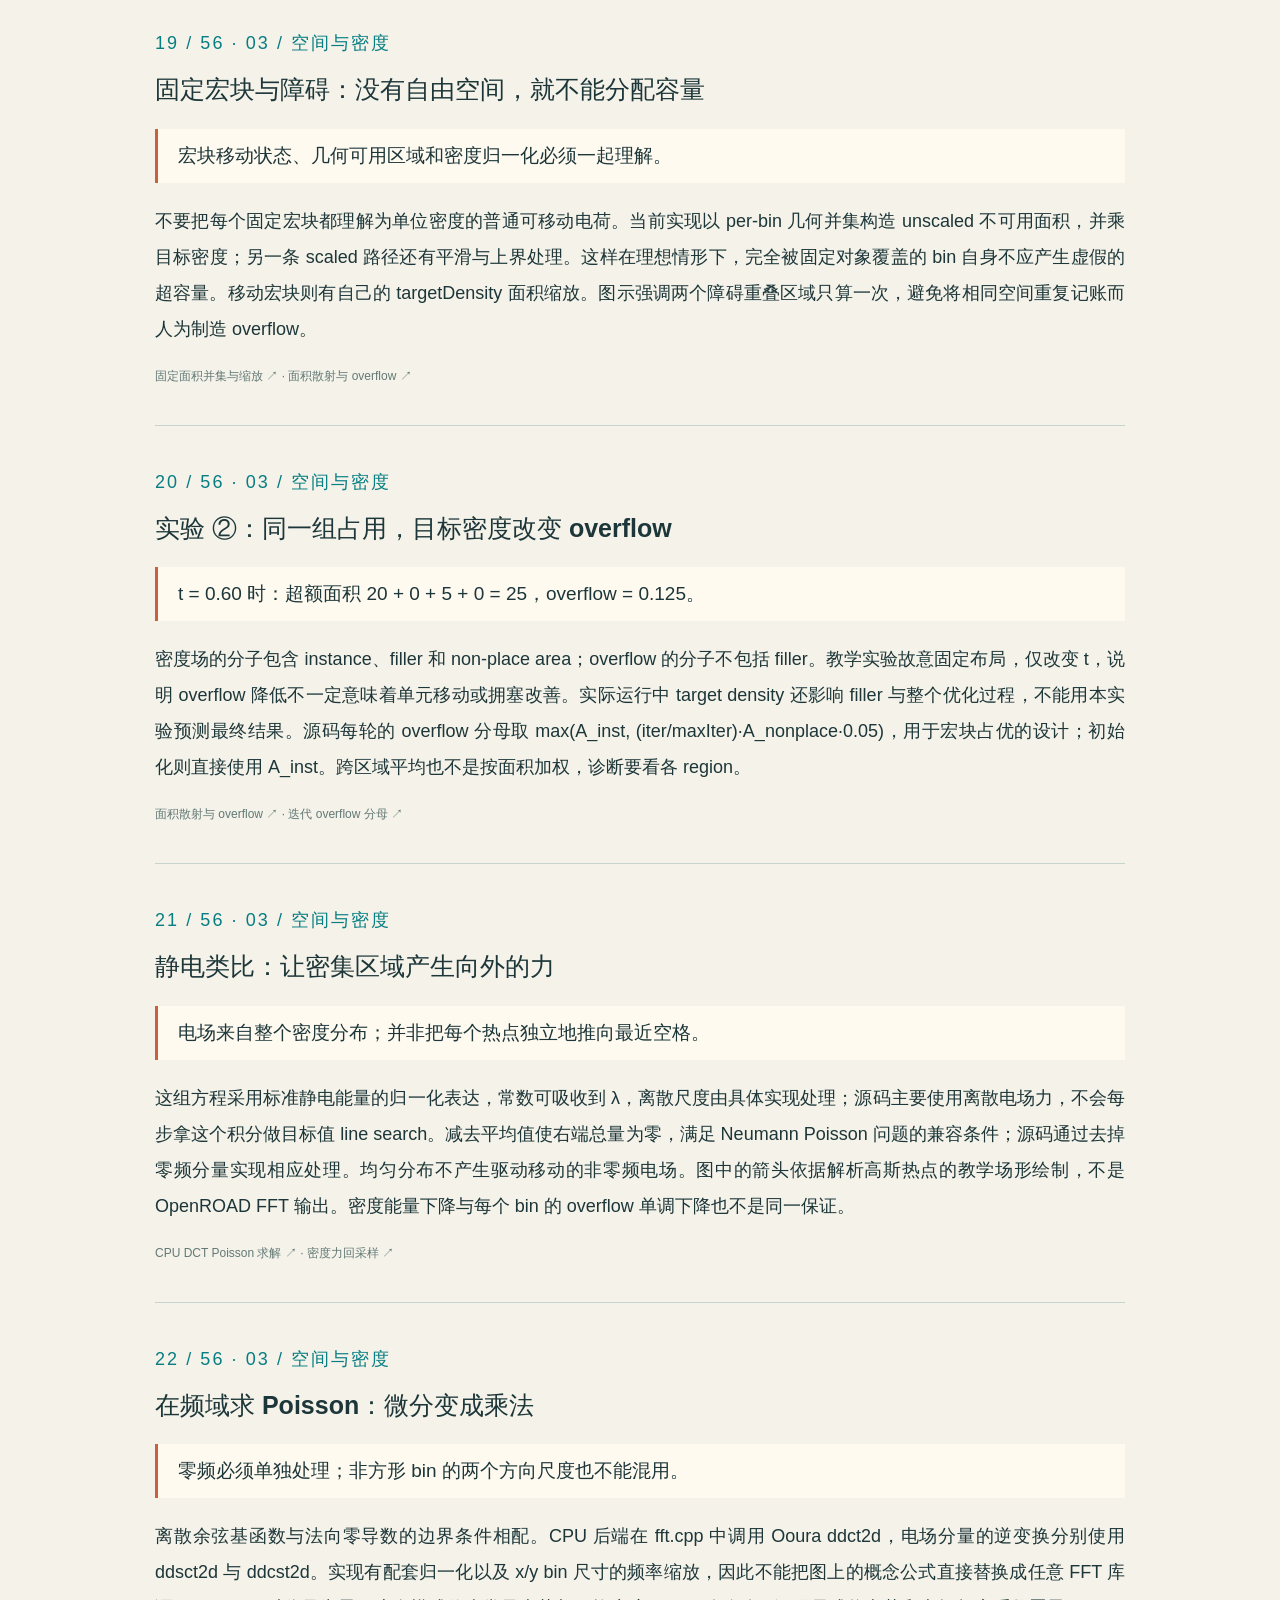
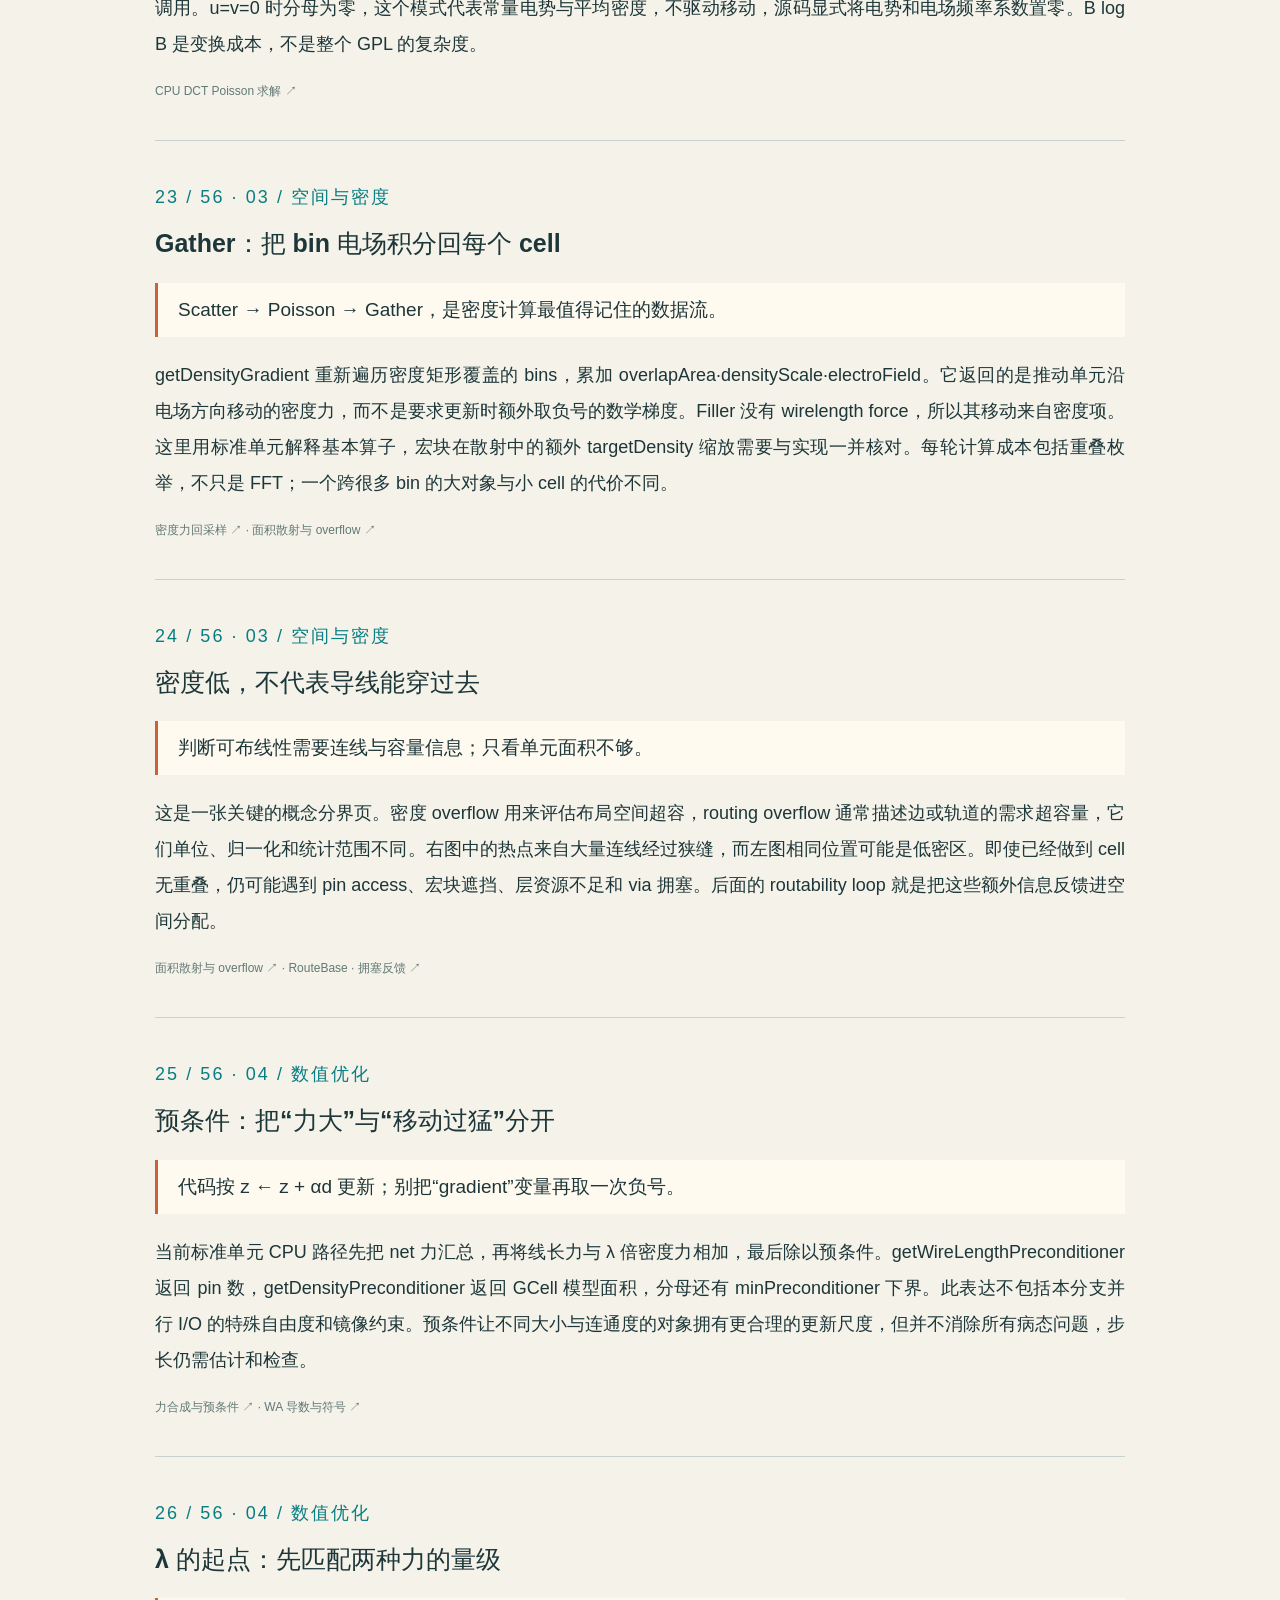
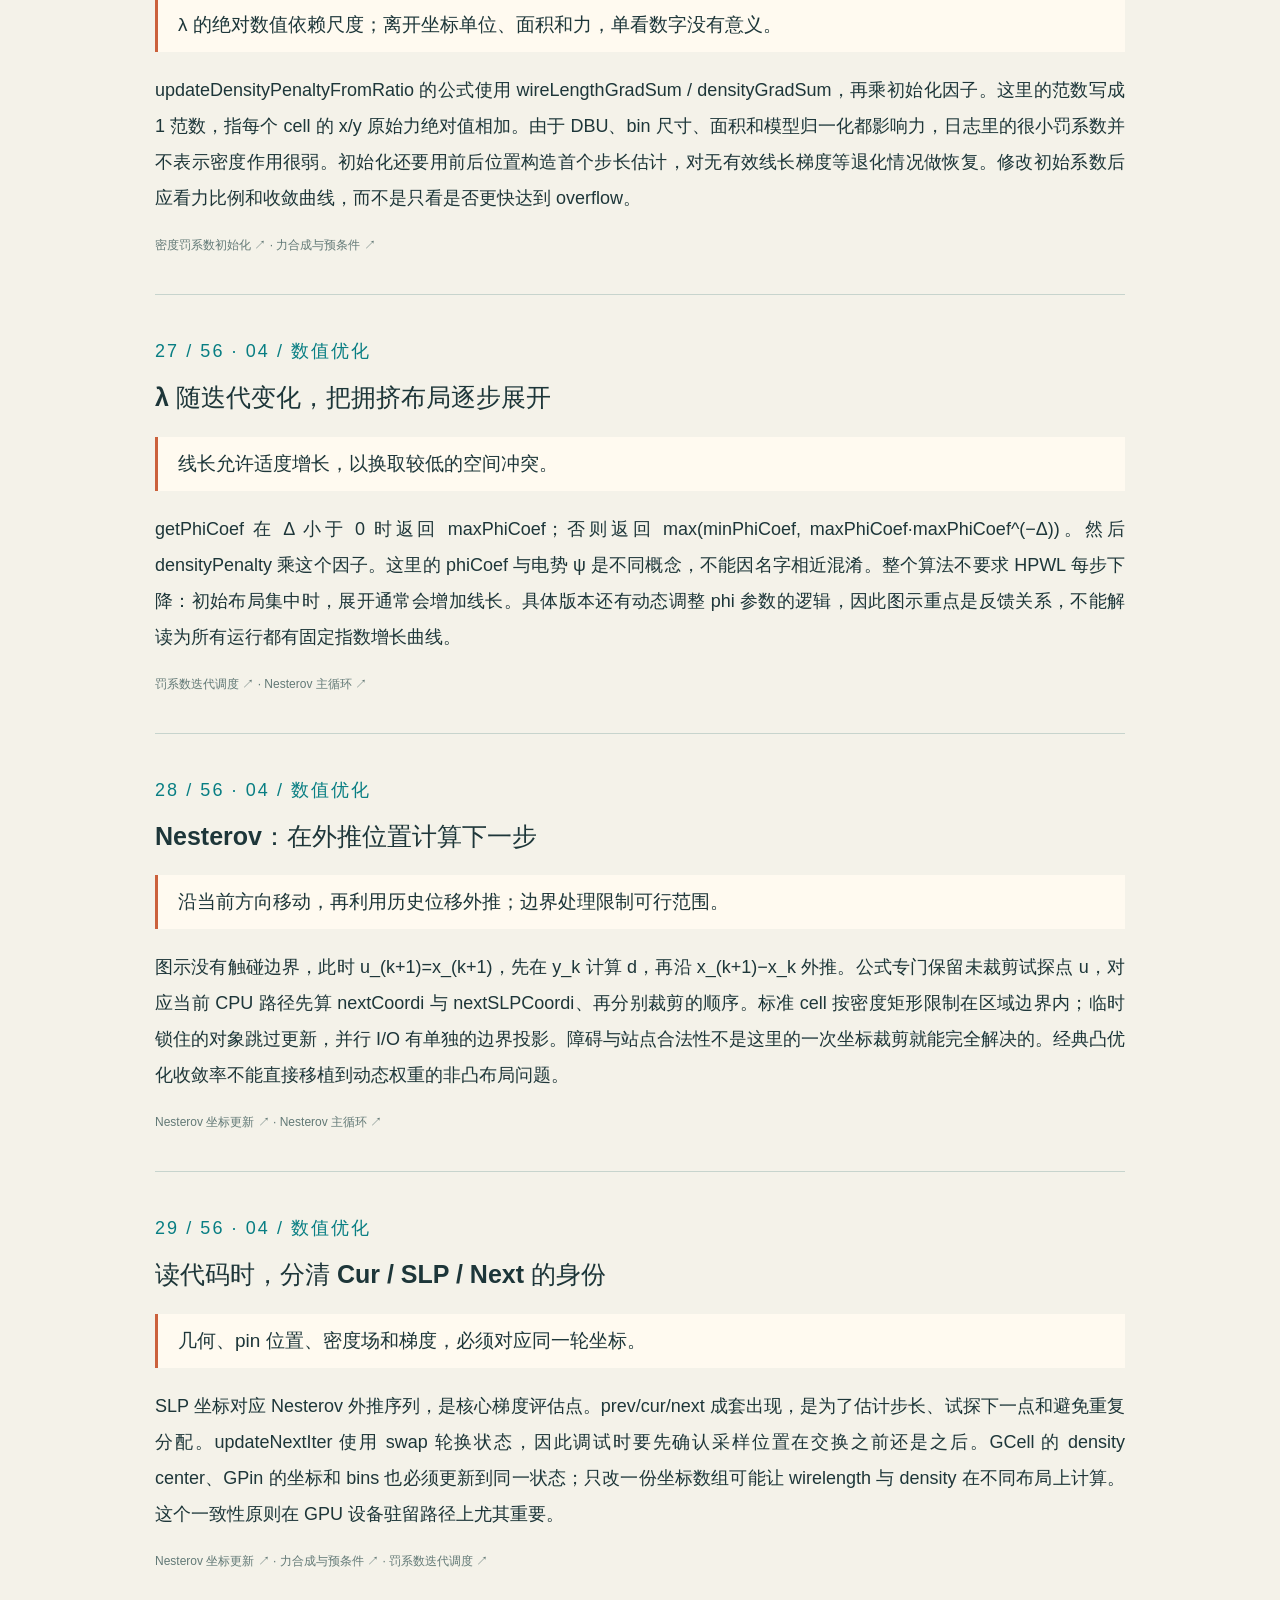
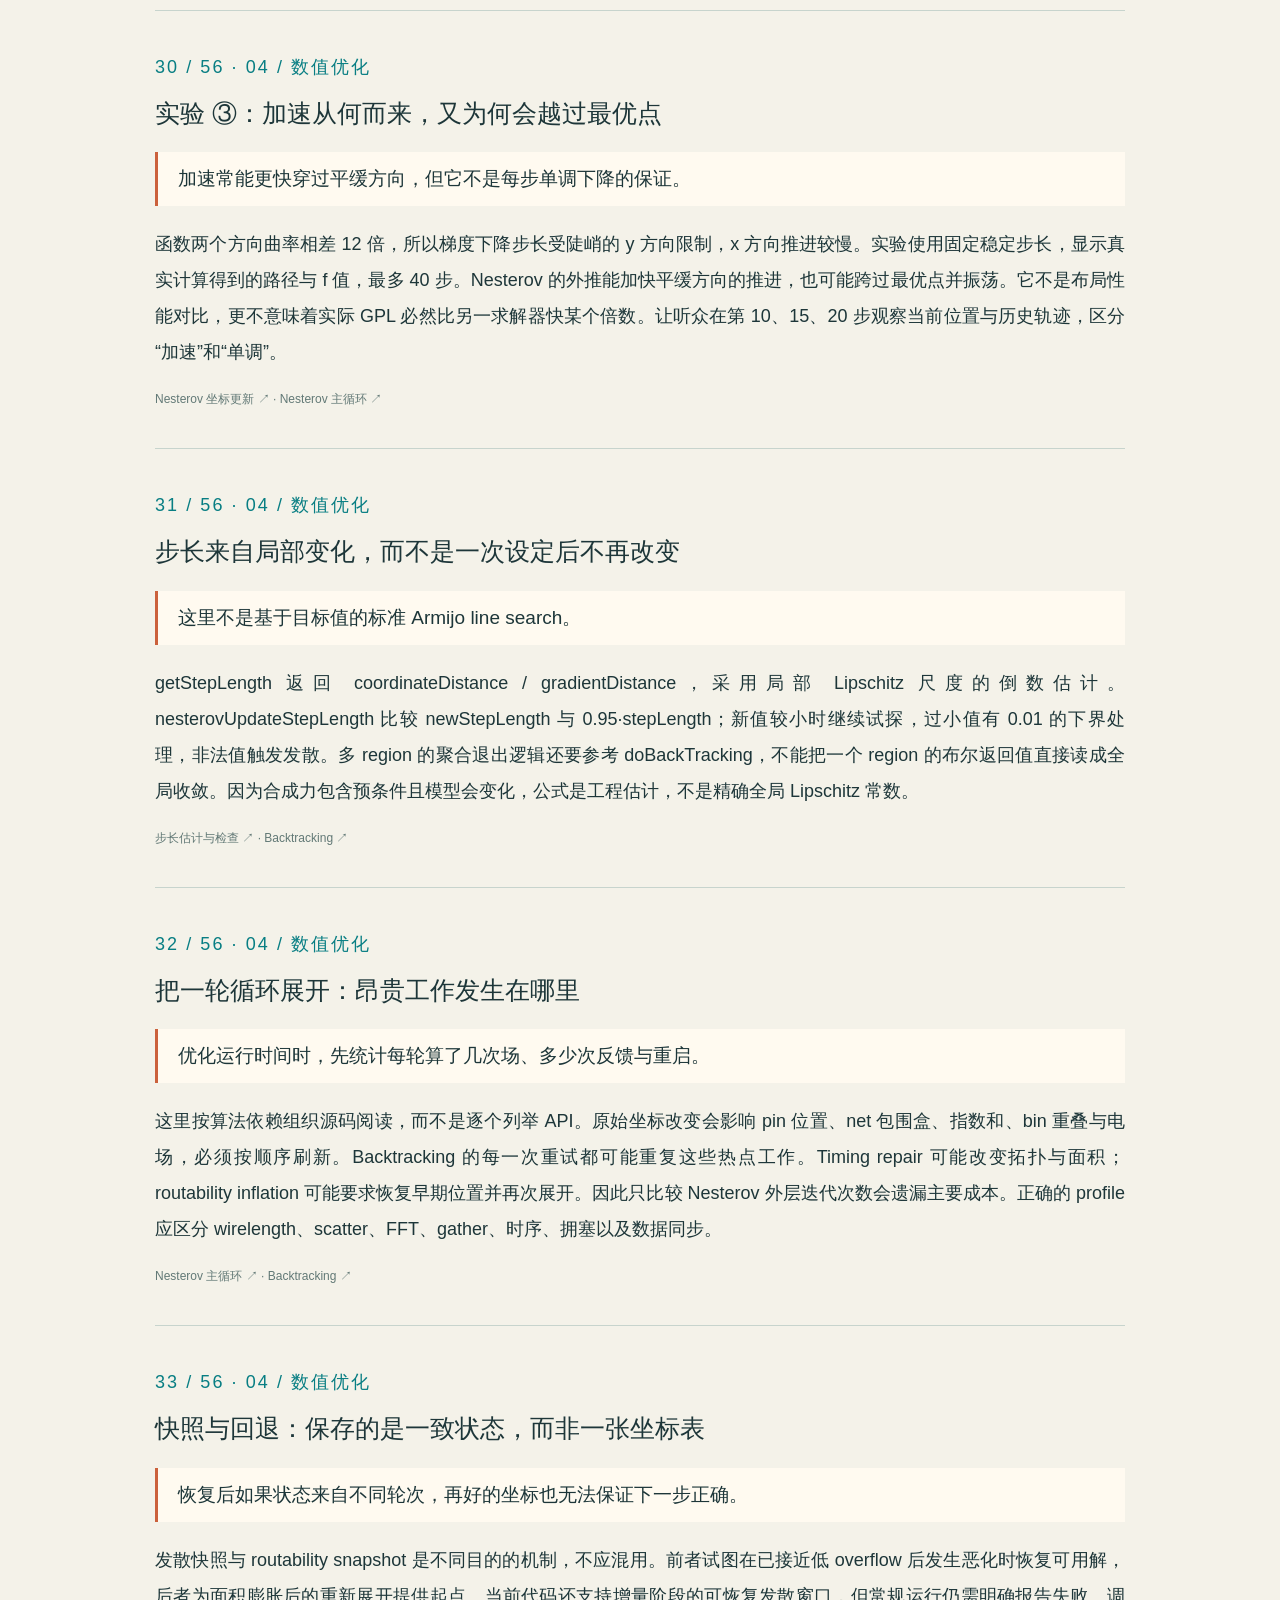
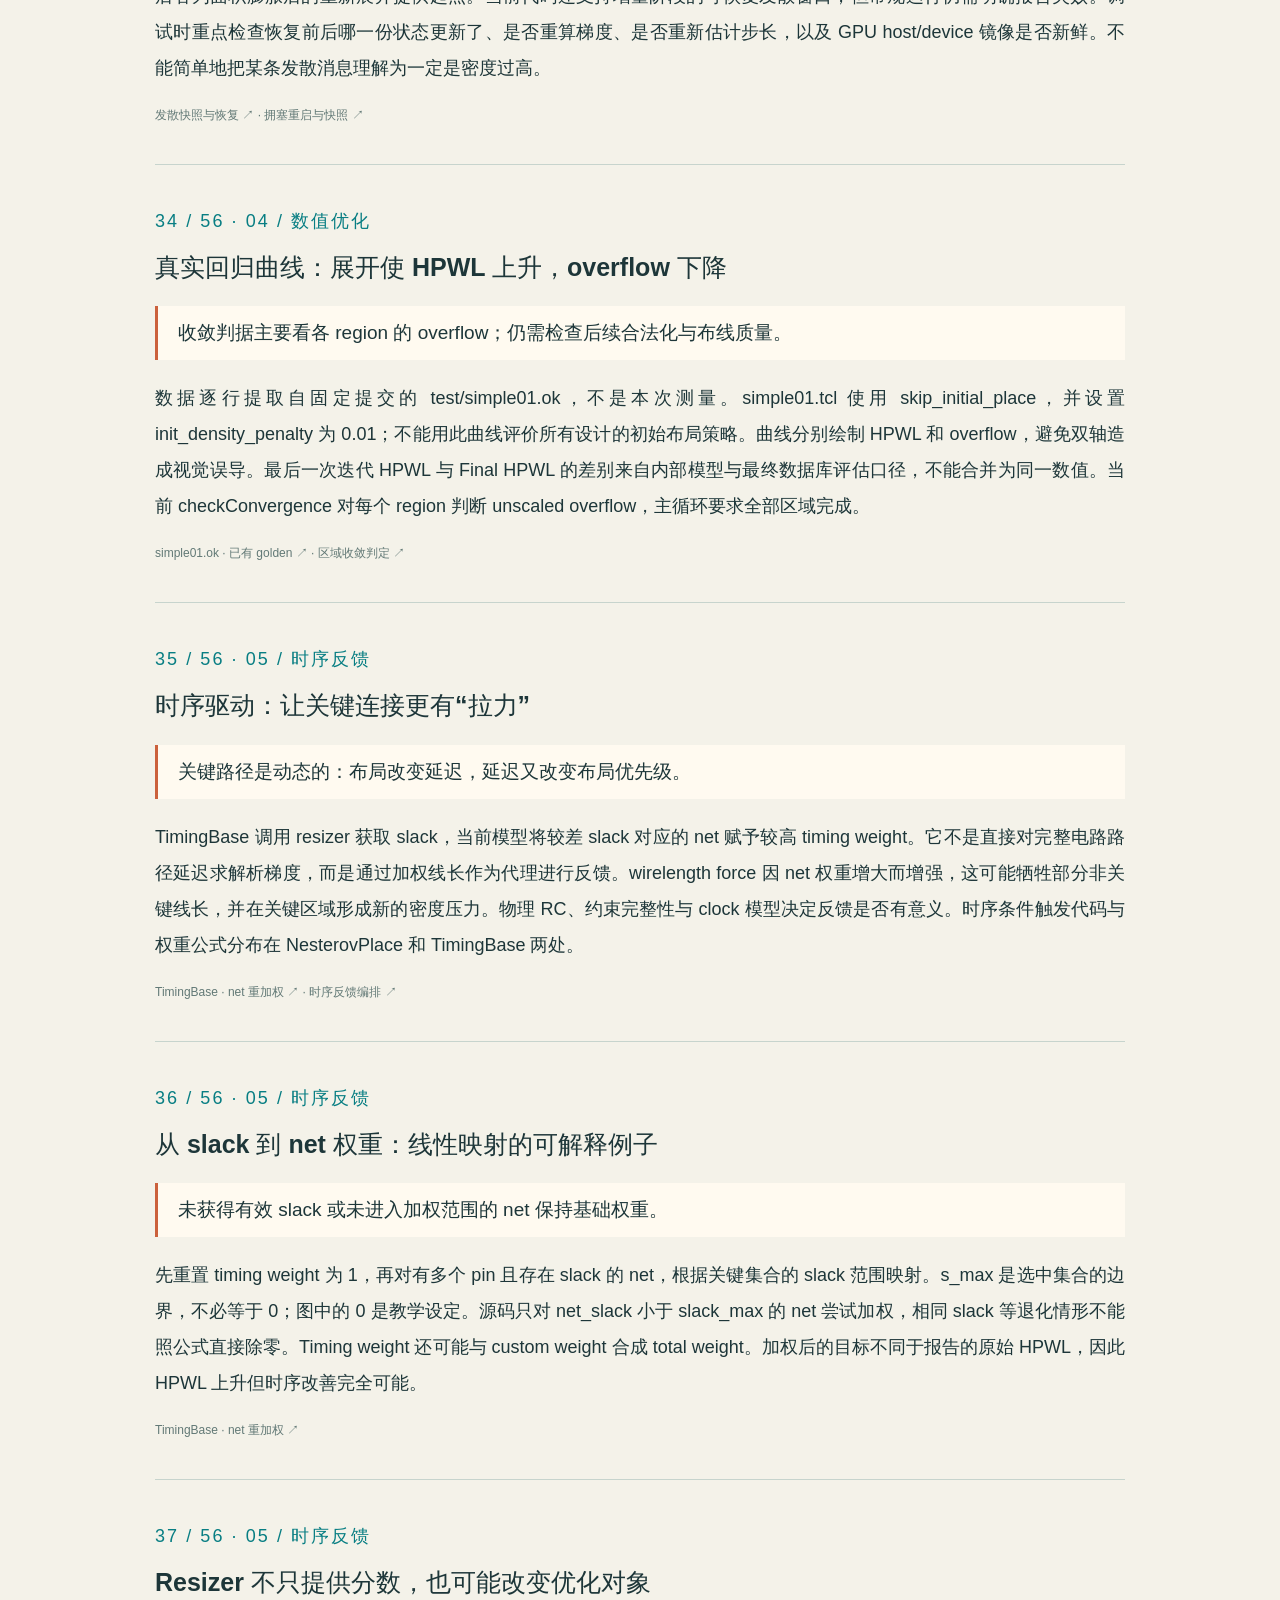
<file: gpl/notes.html>
<!doctype html>
<html lang="zh-CN"><head><meta charset="utf-8"><meta name="viewport" content="width=device-width, initial-scale=1">
<meta name="color-scheme" content="light"><meta name="description" content="OpenROAD GPL 中文深度演示：线长、静电密度、Nesterov、时序与拥塞反馈。56 页图解，四个数值实验与逐页讲解稿。">
<title>GPL · 逐页讲解稿</title><link rel="stylesheet" href="style.css"></head>
<body class="manuscript"><header><a href="index.html">← 返回演示</a> · <a href="gpl-deep-dive.pdf">下载 PDF</a> · <a href="source-index.html">源码索引</a><h1>GPL · 逐页讲解稿</h1><p>56 页中文演示 · 建议完整分享 90–120 分钟。每页包括重点、讲解与固定版本来源。</p><p>源码：zint99/OpenROAD @ 977813f3b02e35692b7b5ab3cca36e4e6fa380bb</p></header><main>
<article id="note-1"><p class="eyebrow">01 / 56 · 序章</p><h2><a href="index.html#slide-1">GPL：从连接到空间</a></h2><blockquote>理解三个动作：拉近连接、疏散密度、引入物理反馈。</blockquote><p>GPL 是 Global Placement，全局布局。本演示以当前工作区对应的公开提交为基线，并非对所有 OpenROAD 版本的描述。右图由 simple01.defok 和同目录 LEF 的真实单元尺寸重绘，展示已有回归基准的 GPL 输出，不是本次新运行截图；它尚未经过详细布局。其余未特别标注的几何图均为原理示意。先把网表变成空间问题，再讲数学，最后落到源码。讲解重点放在线长、密度、优化循环及反馈，不展开命令注册和选项管理。</p><div class="sources"><a href="https://github.com/zint99/OpenROAD/blob/977813f3b02e35692b7b5ab3cca36e4e6fa380bb/src/gpl/test/simple01.defok" target="_blank" rel="noopener noreferrer">simple01.defok · 已有布局 ↗</a> · <a href="https://github.com/zint99/OpenROAD/blob/977813f3b02e35692b7b5ab3cca36e4e6fa380bb/src/gpl/README.md" target="_blank" rel="noopener noreferrer">GPL 模块说明 ↗</a></div></article>
<article id="note-2"><p class="eyebrow">02 / 56 · 序章</p><h2><a href="index.html#slide-2">两条阅读路径，同一条算法主线</a></h2><blockquote>核心算法占 28 页；时序与拥塞反馈占 10 页。</blockquote><p>全篇分成三个问题：优化什么，怎么优化，如何让结果适合真实芯片。第 8–34 页加第 6 页提供 28 页核心算法内容；第 35–44 页用 10 页讲物理反馈。新人可以跳过详细导数和数据同步，先看每页底部的一句话。讲者应根据听众选择快速路径或完整路径，不必在一次入门分享中读完所有源码附录。四个交互实验都采用明确的教学模型，不能当作 OpenROAD 仿真器或性能证据。</p><div class="sources"><a href="https://github.com/zint99/OpenROAD/blob/977813f3b02e35692b7b5ab3cca36e4e6fa380bb/src/gpl/README.md" target="_blank" rel="noopener noreferrer">GPL 模块说明 ↗</a></div></article>
<article id="note-3"><p class="eyebrow">03 / 56 · 01 / 建立直觉</p><h2><a href="index.html#slide-3">GPL 决定整体分布，DPL 完成合法落位</a></h2><blockquote>全局布局允许暂时重叠；最终还需要合法化与布线验证。</blockquote><p>网表描述逻辑连接，但不决定物理距离。Floorplan、宏布局和引脚放置给 GPL 一个带约束的空间。GPL 用连续坐标找到整体分布，不能替代 DPL 的行、站点、方向和无重叠检查；也没有生成最终金属走线。典型流程中 DPL 后还会经历 CTS、全局布线、详细布线以及进一步优化。图中的时序和布线反馈箭头表示 GPL 可在内部借助其他模块评估位置，不表示已经完成最终实现。</p><div class="sources"><a href="https://github.com/zint99/OpenROAD/blob/977813f3b02e35692b7b5ab3cca36e4e6fa380bb/src/gpl/README.md" target="_blank" rel="noopener noreferrer">GPL 模块说明 ↗</a> · <a href="https://github.com/zint99/OpenROAD/blob/977813f3b02e35692b7b5ab3cca36e4e6fa380bb/src/gpl/src/nesterovPlace.cpp#L375" target="_blank" rel="noopener noreferrer">时序反馈编排 ↗</a></div></article>
<article id="note-4"><p class="eyebrow">04 / 56 · 01 / 建立直觉</p><h2><a href="index.html#slide-4">优化变量是单元中心，连接端点是 pin</a></h2><blockquote>尺寸、坐标、pin offset 和可移动状态，共同决定正确的力。</blockquote><p>OpenDB 实例位置与 GPL 内部中心坐标不是同一约定，写回时要处理中心到数据库几何位置的转换。Pin offset 与实例方向相关。宏块是否可移动取决于流程和实例状态，并非见到宏块就固定。本页和后面的核心推导采用 I/O 固定、标准单元可移动的基本模式；当前分支还有并行 I/O 放置扩展，但它不属于这里推导的基准情形。图中菱形表示 pin，小圆点表示中心，避免把两者混同。</p><div class="sources"><a href="https://github.com/zint99/OpenROAD/blob/977813f3b02e35692b7b5ab3cca36e4e6fa380bb/src/gpl/src/placerBase.cpp" target="_blank" rel="noopener noreferrer">PlacerBase · 数据建模 ↗</a> · <a href="https://github.com/zint99/OpenROAD/blob/977813f3b02e35692b7b5ab3cca36e4e6fa380bb/src/gpl/src/nesterovBase.h" target="_blank" rel="noopener noreferrer">GCell / GPin / GNet ↗</a></div></article>
<article id="note-5"><p class="eyebrow">05 / 56 · 01 / 建立直觉</p><h2><a href="index.html#slide-5">只追求短线长，会把电路拉成一团</a></h2><blockquote>布局的难点，是在连接结构和空间容量之间持续寻找平衡。</blockquote><p>用一组相连的单元解释两种力。左侧布局线长很短，却存在严重重叠；右侧分布缓解拥挤，但拉长部分连接。数学上必须把空间需求放进优化过程，不能在最后简单地把重叠单元随便挪开，否则合法化会摧毁线长和时序。箭头只表达吸引与排斥的方向，不是实际梯度数值。密度场与网表连接图相互作用，最终分布不需要严格视觉均匀。</p><div class="sources"><a href="https://github.com/zint99/OpenROAD/blob/977813f3b02e35692b7b5ab3cca36e4e6fa380bb/src/gpl/src/nesterovBase.cpp#L1445" target="_blank" rel="noopener noreferrer">WA 线长与力 ↗</a> · <a href="https://github.com/zint99/OpenROAD/blob/977813f3b02e35692b7b5ab3cca36e4e6fa380bb/src/gpl/src/nesterovBase.cpp#L3602" target="_blank" rel="noopener noreferrer">密度力回采样 ↗</a></div></article>
<article id="note-6"><p class="eyebrow">06 / 56 · 01 / 建立直觉</p><h2><a href="index.html#slide-6">把位置优化写成两个主要代价</a></h2><blockquote>γ、λ、net 权重与虚拟面积会变化：整个运行不是固定目标的单次下降。</blockquote><p>这是一轮内理解核心算法的数学表达，不是源码中直接求值的完整闭式目标。约束区域既有显式的边界投影，也有通过障碍密度表达的可用空间。时序反馈修改 net 权重，拥塞反馈修改虚拟占用；每轮还会调整平滑系数和密度罚系数。因此不能因为某一步 HPWL 或抽象目标上升就判定求解失败，也不能套用固定凸函数的 Nesterov 收敛保证。优化器实际主要依靠力、步长和 overflow 来推进。</p><div class="sources"><a href="https://github.com/zint99/OpenROAD/blob/977813f3b02e35692b7b5ab3cca36e4e6fa380bb/src/gpl/src/nesterovBase.cpp#L3915" target="_blank" rel="noopener noreferrer">力合成与预条件 ↗</a> · <a href="https://github.com/zint99/OpenROAD/blob/977813f3b02e35692b7b5ab3cca36e4e6fa380bb/src/gpl/src/nesterovPlace.cpp#L1136" target="_blank" rel="noopener noreferrer">Nesterov 主循环 ↗</a></div></article>
<article id="note-7"><p class="eyebrow">07 / 56 · 01 / 建立直觉</p><h2><a href="index.html#slide-7">完整算法是一条内循环，外加两种反馈</a></h2><blockquote>Initial placement 提供起点；Nesterov placement 负责主要优化。</blockquote><p>不要把 initial placement 的线性系统求解，与后续 Nesterov 的非线性优化混为一谈。前者可跳过；后者才是主要的密度与线长联合优化。一次 Nesterov 外层迭代内部可能有多次步长试探，所以迭代次数不等于梯度调用次数。时序与拥塞评估相对昂贵，使用 overflow 等条件选择触发点。全部区域满足收敛条件后写回数据库，再由后续模块检验物理可实现性。</p><div class="sources"><a href="https://github.com/zint99/OpenROAD/blob/977813f3b02e35692b7b5ab3cca36e4e6fa380bb/src/gpl/src/nesterovPlace.cpp#L1136" target="_blank" rel="noopener noreferrer">Nesterov 主循环 ↗</a> · <a href="https://github.com/zint99/OpenROAD/blob/977813f3b02e35692b7b5ab3cca36e4e6fa380bb/src/gpl/src/initialPlace.cpp#L278" target="_blank" rel="noopener noreferrer">InitialPlace · B2B 建模 ↗</a></div></article>
<article id="note-8"><p class="eyebrow">08 / 56 · 02 / 连接与线长</p><h2><a href="index.html#slide-8">初始布局：用 B2B 弹簧得到有结构的起点</a></h2><blockquote>稀疏 B2B 模型降低连接复杂度，但此时还没有解决重叠。</blockquote><p>当前 createSparseMatrix 的 net 基础权重为 netWeightScale/(pin_count−1)，再除以方向距离的下界截断值。图示只表达边界到边界的连接拓扑，不宣称这里的二次目标严格等于 HPWL。极值 pin 和权重依赖当前位置，外层需要重建。过高 fanout 的 net 在初始阶段被跳过，避免建模代价过高；这不是说后续平滑线长一定忽略同一条 net。日志用 conjugate gradient 泛称，实际 solver.cpp 使用 Eigen BiCGSTAB。</p><div class="sources"><a href="https://github.com/zint99/OpenROAD/blob/977813f3b02e35692b7b5ab3cca36e4e6fa380bb/src/gpl/src/initialPlace.cpp#L278" target="_blank" rel="noopener noreferrer">InitialPlace · B2B 建模 ↗</a> · <a href="https://github.com/zint99/OpenROAD/blob/977813f3b02e35692b7b5ab3cca36e4e6fa380bb/src/gpl/src/solver.cpp#L17" target="_blank" rel="noopener noreferrer">BiCGSTAB 求解器 ↗</a></div></article>
<article id="note-9"><p class="eyebrow">09 / 56 · 02 / 连接与线长</p><h2><a href="index.html#slide-9">两单元手算：固定端点如何确定位置</a></h2><blockquote>有锚点的连接决定相对位置；没有面积约束，单元仍可能重叠。</blockquote><p>这是解释稀疏线性系统的教学算例，权重固定为 1，不是完整的 OpenROAD B2B 迭代。矩阵对角线累加相邻弹簧权重，非对角线为负权重，固定端点贡献右端项。固定在 0 和 10 的端点让解唯一；若只保留 x₁ 与 x₂ 的连接，整体平移不改变能量，会出现零模态。这个例子让新人理解为什么固定 pin、初始化和数值退化处理重要，但不必深入求解器的全部实现。</p><div class="sources"><a href="https://github.com/zint99/OpenROAD/blob/977813f3b02e35692b7b5ab3cca36e4e6fa380bb/src/gpl/src/initialPlace.cpp#L278" target="_blank" rel="noopener noreferrer">InitialPlace · B2B 建模 ↗</a> · <a href="https://github.com/zint99/OpenROAD/blob/977813f3b02e35692b7b5ab3cca36e4e6fa380bb/src/gpl/src/solver.cpp#L17" target="_blank" rel="noopener noreferrer">BiCGSTAB 求解器 ↗</a></div></article>
<article id="note-10"><p class="eyebrow">10 / 56 · 02 / 连接与线长</p><h2><a href="index.html#slide-10">HPWL：用包围盒估计一条 net 的线长</a></h2><blockquote>HPWL 适合快速比较，但单独优化它会遇到不可导与梯度稀疏。</blockquote><p>HPWL 是包含所有端点的最小轴对齐包围盒的半周长。固定极值 pin 时，内部 pin 的小幅移动不会改变 HPWL，所以其导数大部分时候为零；极值身份切换又带来折点。真实路由必须满足层方向、障碍和线宽间距等条件，HPWL 只是早期代理指标。图中虚线矩形不是实际布线。还要区分总 HPWL 的报告口径与带时序权重的优化目标，二者并不一定使用相同加权方式。</p><div class="sources"><a href="https://github.com/zint99/OpenROAD/blob/977813f3b02e35692b7b5ab3cca36e4e6fa380bb/src/gpl/src/nesterovBase.cpp#L1445" target="_blank" rel="noopener noreferrer">WA 线长与力 ↗</a> · <a href="https://github.com/zint99/OpenROAD/blob/977813f3b02e35692b7b5ab3cca36e4e6fa380bb/src/gpl/README.md" target="_blank" rel="noopener noreferrer">GPL 模块说明 ↗</a></div></article>
<article id="note-11"><p class="eyebrow">11 / 56 · 02 / 连接与线长</p><h2><a href="index.html#slide-11">WA：把 max / min 换成平滑的加权平均</a></h2><blockquote>WA 不是 log-sum-exp；这里使用的是指数加权的坐标平均。</blockquote><p>每条 net 分别计算 x 和 y 方向的 weighted-average 线长，再按 net 权重组合。γ 是具有长度含义的平滑尺度；源码使用其倒数形式 wlCoeff，因此读代码时不要把参数变化方向反过来。固定一组坐标时，两个加权平均都落在最小和最大坐标之间，WA 不超过该方向跨度，γ 变小时趋近跨度。它不是精确实际线长，也不同于常见的 log-sum-exp 近似。后面的交互会把这两个量并排显示。</p><div class="sources"><a href="https://github.com/zint99/OpenROAD/blob/977813f3b02e35692b7b5ab3cca36e4e6fa380bb/src/gpl/src/nesterovBase.cpp#L1445" target="_blank" rel="noopener noreferrer">WA 线长与力 ↗</a></div></article>
<article id="note-12"><p class="eyebrow">12 / 56 · 02 / 连接与线长</p><h2><a href="index.html#slide-12">对 WA 求导，得到每个 pin 的拉力</a></h2><blockquote>从 pin 汇总到 cell，并乘 net 权重；固定 pin 参与算力，但不被移动。</blockquote><p>推导的关键是 pᵢ 本身也随坐标变化，不能把指数权重当作常数。利用 softmax 导数可得到图左的两个公式。OpenROAD 的 getWireLengthGradientPinWA 最后返回 gradientMin−gradientMax，因此它名为 gradient，实际已带下降方向的符号。一个 cell 的所有 pin 贡献相加，再乘各自 net 的 timing/custom 权重。对于 pin offset 固定的平移变量，pin 对 cell 中心的导数为 1。不要仅凭变量名再次加负号。</p><div class="sources"><a href="https://github.com/zint99/OpenROAD/blob/977813f3b02e35692b7b5ab3cca36e4e6fa380bb/src/gpl/src/nesterovBase.cpp#L1611" target="_blank" rel="noopener noreferrer">WA 导数与符号 ↗</a></div></article>
<article id="note-13"><p class="eyebrow">13 / 56 · 02 / 连接与线长</p><h2><a href="index.html#slide-13">实验 ①：调 γ，观察近似值和力如何变化</a></h2><blockquote>实验实时求值与求导；不是完整 GPL，也不是实测布局曲线。</blockquote><p>先把 γ 设为 10，看正负极值分布相互重叠，WA 显著小于跨度；再设为 0.2，权重集中在两端。中间 pin 的力随位置和尺度变化，不必始终等于零。箭头共同使用固定的显示缩放，读数保留真实教学公式数值。实现使用平移后的指数避免上溢，并用中心差分校验解析导数。可以让听众预测整体平移 100 个单位后，WA 与各 pin 的力是否改变：理论上保持不变。</p><div class="sources"><a href="https://github.com/zint99/OpenROAD/blob/977813f3b02e35692b7b5ab3cca36e4e6fa380bb/src/gpl/src/nesterovBase.cpp#L1445" target="_blank" rel="noopener noreferrer">WA 线长与力 ↗</a> · <a href="https://github.com/zint99/OpenROAD/blob/977813f3b02e35692b7b5ab3cca36e4e6fa380bb/src/gpl/src/nesterovBase.cpp#L1611" target="_blank" rel="noopener noreferrer">WA 导数与符号 ↗</a></div></article>
<article id="note-14"><p class="eyebrow">14 / 56 · 02 / 连接与线长</p><h2><a href="index.html#slide-14">稳定指数计算，并随 overflow 收紧近似</a></h2><blockquote>从平滑到尖锐：早期便于移动，后期提高线长代理的分辨率。</blockquote><p>源码对 max 侧减去 net 最大坐标，对 min 侧使用最小坐标减 pin 坐标，避免很大的正指数；还会截断极小贡献。图画的是 updateWireLengthCoef 的实际分段因子：overflow 大于 1 时为 0.1，小于 0.1 时为 10，中间按指数变化，再乘 baseWireLengthCoef。纵轴是相对 base 的倍数，不是 γ 本身。overflow 是跨 region 的平均 scaled overflow，和日志里常见的 unscaled 数值不能无条件互换。</p><div class="sources"><a href="https://github.com/zint99/OpenROAD/blob/977813f3b02e35692b7b5ab3cca36e4e6fa380bb/src/gpl/src/nesterovBase.cpp#L1445" target="_blank" rel="noopener noreferrer">WA 线长与力 ↗</a> · <a href="https://github.com/zint99/OpenROAD/blob/977813f3b02e35692b7b5ab3cca36e4e6fa380bb/src/gpl/src/nesterovPlace.cpp#L1355" target="_blank" rel="noopener noreferrer">平滑系数调度 ↗</a></div></article>
<article id="note-15"><p class="eyebrow">15 / 56 · 03 / 空间与密度</p><h2><a href="index.html#slide-15">把连续版图切成 bins，才能计算局部容量</a></h2><blockquote>要衡量“这个地方被占了多少面积”，不能只数中心点。</blockquote><p>先用无宏块、无障碍的标准单元情形理解容量。密度 0.7 表示该 bin 的目标面积占用为 bin 面积的 70%，不是要求全芯片每个地方实际占用刚好一样。目标密度与 floorplan utilization 也不是同一个量：前者是布局模型的分布目标，后者通常是设计面积相对于可用面积的总体比例。障碍、宏块与 padding 等有效面积会改变实际可行范围。本页的网格仅用于教学，实际 bin 数由设计与算法设置决定。</p><div class="sources"><a href="https://github.com/zint99/OpenROAD/blob/977813f3b02e35692b7b5ab3cca36e4e6fa380bb/src/gpl/src/nesterovBase.cpp#L982" target="_blank" rel="noopener noreferrer">面积散射与 overflow ↗</a> · <a href="https://github.com/zint99/OpenROAD/blob/977813f3b02e35692b7b5ab3cca36e4e6fa380bb/src/gpl/src/nesterovBase.cpp#L2357" target="_blank" rel="noopener noreferrer">Filler 初始化 ↗</a></div></article>
<article id="note-16"><p class="eyebrow">16 / 56 · 03 / 空间与密度</p><h2><a href="index.html#slide-16">Scatter：一个 cell 的面积分摊到邻近 bins</a></h2><blockquote>同一个几何重叠算子，既用于密度散射，也用于电场回采样。</blockquote><p>图中矩形跨四个 bin，横向和纵向各分为两个重叠长度，四个面积乘积之和等于矩形总面积。密度平滑后需要乘 densityScale，避免凭空增加总电荷。源码在标准单元、宏块和 filler 上使用不同的面积路径；本页公式直接对应标准单元与 filler 的基础散射。跨 bin 求和时要注意整数 DBU 面积的转换和边界截断，不能只根据中心所在的 bin 赋全部面积。</p><div class="sources"><a href="https://github.com/zint99/OpenROAD/blob/977813f3b02e35692b7b5ab3cca36e4e6fa380bb/src/gpl/src/nesterovBase.cpp#L982" target="_blank" rel="noopener noreferrer">面积散射与 overflow ↗</a> · <a href="https://github.com/zint99/OpenROAD/blob/977813f3b02e35692b7b5ab3cca36e4e6fa380bb/src/gpl/src/nesterovBase.cpp#L3602" target="_blank" rel="noopener noreferrer">密度力回采样 ↗</a></div></article>
<article id="note-17"><p class="eyebrow">17 / 56 · 03 / 空间与密度</p><h2><a href="index.html#slide-17">密度平滑：扩大支撑范围，但守恒总面积</a></h2><blockquote>密度平滑守恒面积；拥塞膨胀会增加虚拟面积，二者不同。</blockquote><p>这里 w、h 是进入密度模型前的 GCell 模型尺寸，已经可能包含 padding 或其他有效尺寸调整，不一定等于原始库 master 尺寸。小 cell 若完全落入一个 bin，轻微移动不改变该 bin 占用，反馈不够敏感。扩大密度矩形至至少约 √2 个 bin 宽高，让移动更容易改变相邻 bin 的重叠，再用 densityScale 保持积分面积。源码还包含整数尺寸截断，所以守恒式是理想实数模型，实际有 DBU 舍入。</p><div class="sources"><a href="https://github.com/zint99/OpenROAD/blob/977813f3b02e35692b7b5ab3cca36e4e6fa380bb/src/gpl/src/nesterovBase.cpp#L3476" target="_blank" rel="noopener noreferrer">密度尺寸与缩放 ↗</a></div></article>
<article id="note-18"><p class="eyebrow">18 / 56 · 03 / 空间与密度</p><h2><a href="index.html#slide-18">Filler：用虚拟电荷表示未被真实单元占用的空间</a></h2><blockquote>Filler 参与密度场；报告真实拥挤程度时，overflow 分子排除 filler。</blockquote><p>公式采用标准单元的简化情形。当前代码的 A_inst 来自 getNesterovInstsArea，包含标准单元有效面积以及乘 targetDensity 的 movable macro 面积。若目标密度过低，计算出的 filler 面积为负，当前分支会警告并上调到可行的 uniform density，而非无条件接受设置。Filler 的尺寸与数量受实现约束和舍入影响。拥塞膨胀消耗额外虚拟面积时，还会削减 filler；所以 filler 是算法的空间预算，不是待布线的逻辑器件。</p><div class="sources"><a href="https://github.com/zint99/OpenROAD/blob/977813f3b02e35692b7b5ab3cca36e4e6fa380bb/src/gpl/src/nesterovBase.cpp#L2357" target="_blank" rel="noopener noreferrer">Filler 初始化 ↗</a> · <a href="https://github.com/zint99/OpenROAD/blob/977813f3b02e35692b7b5ab3cca36e4e6fa380bb/src/gpl/src/nesterovBase.cpp#L982" target="_blank" rel="noopener noreferrer">面积散射与 overflow ↗</a></div></article>
<article id="note-19"><p class="eyebrow">19 / 56 · 03 / 空间与密度</p><h2><a href="index.html#slide-19">固定宏块与障碍：没有自由空间，就不能分配容量</a></h2><blockquote>宏块移动状态、几何可用区域和密度归一化必须一起理解。</blockquote><p>不要把每个固定宏块都理解为单位密度的普通可移动电荷。当前实现以 per-bin 几何并集构造 unscaled 不可用面积，并乘目标密度；另一条 scaled 路径还有平滑与上界处理。这样在理想情形下，完全被固定对象覆盖的 bin 自身不应产生虚假的超容量。移动宏块则有自己的 targetDensity 面积缩放。图示强调两个障碍重叠区域只算一次，避免将相同空间重复记账而人为制造 overflow。</p><div class="sources"><a href="https://github.com/zint99/OpenROAD/blob/977813f3b02e35692b7b5ab3cca36e4e6fa380bb/src/gpl/src/nesterovBase.cpp#L869" target="_blank" rel="noopener noreferrer">固定面积并集与缩放 ↗</a> · <a href="https://github.com/zint99/OpenROAD/blob/977813f3b02e35692b7b5ab3cca36e4e6fa380bb/src/gpl/src/nesterovBase.cpp#L982" target="_blank" rel="noopener noreferrer">面积散射与 overflow ↗</a></div></article>
<article id="note-20"><p class="eyebrow">20 / 56 · 03 / 空间与密度</p><h2><a href="index.html#slide-20">实验 ②：同一组占用，目标密度改变 overflow</a></h2><blockquote>t = 0.60 时：超额面积 20 + 0 + 5 + 0 = 25，overflow = 0.125。</blockquote><p>密度场的分子包含 instance、filler 和 non-place area；overflow 的分子不包括 filler。教学实验故意固定布局，仅改变 t，说明 overflow 降低不一定意味着单元移动或拥塞改善。实际运行中 target density 还影响 filler 与整个优化过程，不能用本实验预测最终结果。源码每轮的 overflow 分母取 max(A_inst, (iter/maxIter)·A_nonplace·0.05)，用于宏块占优的设计；初始化则直接使用 A_inst。跨区域平均也不是按面积加权，诊断要看各 region。</p><div class="sources"><a href="https://github.com/zint99/OpenROAD/blob/977813f3b02e35692b7b5ab3cca36e4e6fa380bb/src/gpl/src/nesterovBase.cpp#L982" target="_blank" rel="noopener noreferrer">面积散射与 overflow ↗</a> · <a href="https://github.com/zint99/OpenROAD/blob/977813f3b02e35692b7b5ab3cca36e4e6fa380bb/src/gpl/src/nesterovBase.cpp#L4299" target="_blank" rel="noopener noreferrer">迭代 overflow 分母 ↗</a></div></article>
<article id="note-21"><p class="eyebrow">21 / 56 · 03 / 空间与密度</p><h2><a href="index.html#slide-21">静电类比：让密集区域产生向外的力</a></h2><blockquote>电场来自整个密度分布；并非把每个热点独立地推向最近空格。</blockquote><p>这组方程采用标准静电能量的归一化表达，常数可吸收到 λ，离散尺度由具体实现处理；源码主要使用离散电场力，不会每步拿这个积分做目标值 line search。减去平均值使右端总量为零，满足 Neumann Poisson 问题的兼容条件；源码通过去掉零频分量实现相应处理。均匀分布不产生驱动移动的非零频电场。图中的箭头依据解析高斯热点的教学场形绘制，不是 OpenROAD FFT 输出。密度能量下降与每个 bin 的 overflow 单调下降也不是同一保证。</p><div class="sources"><a href="https://github.com/zint99/OpenROAD/blob/977813f3b02e35692b7b5ab3cca36e4e6fa380bb/src/gpl/src/fft.cpp#L110" target="_blank" rel="noopener noreferrer">CPU DCT Poisson 求解 ↗</a> · <a href="https://github.com/zint99/OpenROAD/blob/977813f3b02e35692b7b5ab3cca36e4e6fa380bb/src/gpl/src/nesterovBase.cpp#L3602" target="_blank" rel="noopener noreferrer">密度力回采样 ↗</a></div></article>
<article id="note-22"><p class="eyebrow">22 / 56 · 03 / 空间与密度</p><h2><a href="index.html#slide-22">在频域求 Poisson：微分变成乘法</a></h2><blockquote>零频必须单独处理；非方形 bin 的两个方向尺度也不能混用。</blockquote><p>离散余弦基函数与法向零导数的边界条件相配。CPU 后端在 fft.cpp 中调用 Ooura ddct2d，电场分量的逆变换分别使用 ddsct2d 与 ddcst2d。实现有配套归一化以及 x/y bin 尺寸的频率缩放，因此不能把图上的概念公式直接替换成任意 FFT 库调用。u=v=0 时分母为零，这个模式代表常量电势与平均密度，不驱动移动，源码显式将电势和电场频率系数置零。B log B 是变换成本，不是整个 GPL 的复杂度。</p><div class="sources"><a href="https://github.com/zint99/OpenROAD/blob/977813f3b02e35692b7b5ab3cca36e4e6fa380bb/src/gpl/src/fft.cpp#L110" target="_blank" rel="noopener noreferrer">CPU DCT Poisson 求解 ↗</a></div></article>
<article id="note-23"><p class="eyebrow">23 / 56 · 03 / 空间与密度</p><h2><a href="index.html#slide-23">Gather：把 bin 电场积分回每个 cell</a></h2><blockquote>Scatter → Poisson → Gather，是密度计算最值得记住的数据流。</blockquote><p>getDensityGradient 重新遍历密度矩形覆盖的 bins，累加 overlapArea·densityScale·electroField。它返回的是推动单元沿电场方向移动的密度力，而不是要求更新时额外取负号的数学梯度。Filler 没有 wirelength force，所以其移动来自密度项。这里用标准单元解释基本算子，宏块在散射中的额外 targetDensity 缩放需要与实现一并核对。每轮计算成本包括重叠枚举，不只是 FFT；一个跨很多 bin 的大对象与小 cell 的代价不同。</p><div class="sources"><a href="https://github.com/zint99/OpenROAD/blob/977813f3b02e35692b7b5ab3cca36e4e6fa380bb/src/gpl/src/nesterovBase.cpp#L3602" target="_blank" rel="noopener noreferrer">密度力回采样 ↗</a> · <a href="https://github.com/zint99/OpenROAD/blob/977813f3b02e35692b7b5ab3cca36e4e6fa380bb/src/gpl/src/nesterovBase.cpp#L982" target="_blank" rel="noopener noreferrer">面积散射与 overflow ↗</a></div></article>
<article id="note-24"><p class="eyebrow">24 / 56 · 03 / 空间与密度</p><h2><a href="index.html#slide-24">密度低，不代表导线能穿过去</a></h2><blockquote>判断可布线性需要连线与容量信息；只看单元面积不够。</blockquote><p>这是一张关键的概念分界页。密度 overflow 用来评估布局空间超容，routing overflow 通常描述边或轨道的需求超容量，它们单位、归一化和统计范围不同。右图中的热点来自大量连线经过狭缝，而左图相同位置可能是低密区。即使已经做到 cell 无重叠，仍可能遇到 pin access、宏块遮挡、层资源不足和 via 拥塞。后面的 routability loop 就是把这些额外信息反馈进空间分配。</p><div class="sources"><a href="https://github.com/zint99/OpenROAD/blob/977813f3b02e35692b7b5ab3cca36e4e6fa380bb/src/gpl/src/nesterovBase.cpp#L982" target="_blank" rel="noopener noreferrer">面积散射与 overflow ↗</a> · <a href="https://github.com/zint99/OpenROAD/blob/977813f3b02e35692b7b5ab3cca36e4e6fa380bb/src/gpl/src/routeBase.cpp#L862" target="_blank" rel="noopener noreferrer">RouteBase · 拥塞反馈 ↗</a></div></article>
<article id="note-25"><p class="eyebrow">25 / 56 · 04 / 数值优化</p><h2><a href="index.html#slide-25">预条件：把“力大”与“移动过猛”分开</a></h2><blockquote>代码按 z ← z + αd 更新；别把“gradient”变量再取一次负号。</blockquote><p>当前标准单元 CPU 路径先把 net 力汇总，再将线长力与 λ 倍密度力相加，最后除以预条件。getWireLengthPreconditioner 返回 pin 数，getDensityPreconditioner 返回 GCell 模型面积，分母还有 minPreconditioner 下界。此表达不包括本分支并行 I/O 的特殊自由度和镜像约束。预条件让不同大小与连通度的对象拥有更合理的更新尺度，但并不消除所有病态问题，步长仍需估计和检查。</p><div class="sources"><a href="https://github.com/zint99/OpenROAD/blob/977813f3b02e35692b7b5ab3cca36e4e6fa380bb/src/gpl/src/nesterovBase.cpp#L3915" target="_blank" rel="noopener noreferrer">力合成与预条件 ↗</a> · <a href="https://github.com/zint99/OpenROAD/blob/977813f3b02e35692b7b5ab3cca36e4e6fa380bb/src/gpl/src/nesterovBase.cpp#L1611" target="_blank" rel="noopener noreferrer">WA 导数与符号 ↗</a></div></article>
<article id="note-26"><p class="eyebrow">26 / 56 · 04 / 数值优化</p><h2><a href="index.html#slide-26">λ 的起点：先匹配两种力的量级</a></h2><blockquote>λ 的绝对数值依赖尺度；离开坐标单位、面积和力，单看数字没有意义。</blockquote><p>updateDensityPenaltyFromRatio 的公式使用 wireLengthGradSum / densityGradSum，再乘初始化因子。这里的范数写成 1 范数，指每个 cell 的 x/y 原始力绝对值相加。由于 DBU、bin 尺寸、面积和模型归一化都影响力，日志里的很小罚系数并不表示密度作用很弱。初始化还要用前后位置构造首个步长估计，对无有效线长梯度等退化情况做恢复。修改初始系数后应看力比例和收敛曲线，而不是只看是否更快达到 overflow。</p><div class="sources"><a href="https://github.com/zint99/OpenROAD/blob/977813f3b02e35692b7b5ab3cca36e4e6fa380bb/src/gpl/src/nesterovBase.cpp#L3830" target="_blank" rel="noopener noreferrer">密度罚系数初始化 ↗</a> · <a href="https://github.com/zint99/OpenROAD/blob/977813f3b02e35692b7b5ab3cca36e4e6fa380bb/src/gpl/src/nesterovBase.cpp#L3915" target="_blank" rel="noopener noreferrer">力合成与预条件 ↗</a></div></article>
<article id="note-27"><p class="eyebrow">27 / 56 · 04 / 数值优化</p><h2><a href="index.html#slide-27">λ 随迭代变化，把拥挤布局逐步展开</a></h2><blockquote>线长允许适度增长，以换取较低的空间冲突。</blockquote><p>getPhiCoef 在 Δ 小于 0 时返回 maxPhiCoef；否则返回 max(minPhiCoef, maxPhiCoef·maxPhiCoef^(−Δ))。然后 densityPenalty 乘这个因子。这里的 phiCoef 与电势 ψ 是不同概念，不能因名字相近混淆。整个算法不要求 HPWL 每步下降：初始布局集中时，展开通常会增加线长。具体版本还有动态调整 phi 参数的逻辑，因此图示重点是反馈关系，不能解读为所有运行都有固定指数增长曲线。</p><div class="sources"><a href="https://github.com/zint99/OpenROAD/blob/977813f3b02e35692b7b5ab3cca36e4e6fa380bb/src/gpl/src/nesterovBase.cpp#L4251" target="_blank" rel="noopener noreferrer">罚系数迭代调度 ↗</a> · <a href="https://github.com/zint99/OpenROAD/blob/977813f3b02e35692b7b5ab3cca36e4e6fa380bb/src/gpl/src/nesterovPlace.cpp#L1136" target="_blank" rel="noopener noreferrer">Nesterov 主循环 ↗</a></div></article>
<article id="note-28"><p class="eyebrow">28 / 56 · 04 / 数值优化</p><h2><a href="index.html#slide-28">Nesterov：在外推位置计算下一步</a></h2><blockquote>沿当前方向移动，再利用历史位移外推；边界处理限制可行范围。</blockquote><p>图示没有触碰边界，此时 u_(k+1)=x_(k+1)，先在 y_k 计算 d，再沿 x_(k+1)−x_k 外推。公式专门保留未裁剪试探点 u，对应当前 CPU 路径先算 nextCoordi 与 nextSLPCoordi、再分别裁剪的顺序。标准 cell 按密度矩形限制在区域边界内；临时锁住的对象跳过更新，并行 I/O 有单独的边界投影。障碍与站点合法性不是这里的一次坐标裁剪就能完全解决的。经典凸优化收敛率不能直接移植到动态权重的非凸布局问题。</p><div class="sources"><a href="https://github.com/zint99/OpenROAD/blob/977813f3b02e35692b7b5ab3cca36e4e6fa380bb/src/gpl/src/nesterovBase.cpp#L4426" target="_blank" rel="noopener noreferrer">Nesterov 坐标更新 ↗</a> · <a href="https://github.com/zint99/OpenROAD/blob/977813f3b02e35692b7b5ab3cca36e4e6fa380bb/src/gpl/src/nesterovPlace.cpp#L1136" target="_blank" rel="noopener noreferrer">Nesterov 主循环 ↗</a></div></article>
<article id="note-29"><p class="eyebrow">29 / 56 · 04 / 数值优化</p><h2><a href="index.html#slide-29">读代码时，分清 Cur / SLP / Next 的身份</a></h2><blockquote>几何、pin 位置、密度场和梯度，必须对应同一轮坐标。</blockquote><p>SLP 坐标对应 Nesterov 外推序列，是核心梯度评估点。prev/cur/next 成套出现，是为了估计步长、试探下一点和避免重复分配。updateNextIter 使用 swap 轮换状态，因此调试时要先确认采样位置在交换之前还是之后。GCell 的 density center、GPin 的坐标和 bins 也必须更新到同一状态；只改一份坐标数组可能让 wirelength 与 density 在不同布局上计算。这个一致性原则在 GPU 设备驻留路径上尤其重要。</p><div class="sources"><a href="https://github.com/zint99/OpenROAD/blob/977813f3b02e35692b7b5ab3cca36e4e6fa380bb/src/gpl/src/nesterovBase.cpp#L4426" target="_blank" rel="noopener noreferrer">Nesterov 坐标更新 ↗</a> · <a href="https://github.com/zint99/OpenROAD/blob/977813f3b02e35692b7b5ab3cca36e4e6fa380bb/src/gpl/src/nesterovBase.cpp#L3915" target="_blank" rel="noopener noreferrer">力合成与预条件 ↗</a> · <a href="https://github.com/zint99/OpenROAD/blob/977813f3b02e35692b7b5ab3cca36e4e6fa380bb/src/gpl/src/nesterovBase.cpp#L4251" target="_blank" rel="noopener noreferrer">罚系数迭代调度 ↗</a></div></article>
<article id="note-30"><p class="eyebrow">30 / 56 · 04 / 数值优化</p><h2><a href="index.html#slide-30">实验 ③：加速从何而来，又为何会越过最优点</a></h2><blockquote>加速常能更快穿过平缓方向，但它不是每步单调下降的保证。</blockquote><p>函数两个方向曲率相差 12 倍，所以梯度下降步长受陡峭的 y 方向限制，x 方向推进较慢。实验使用固定稳定步长，显示真实计算得到的路径与 f 值，最多 40 步。Nesterov 的外推能加快平缓方向的推进，也可能跨过最优点并振荡。它不是布局性能对比，更不意味着实际 GPL 必然比另一求解器快某个倍数。让听众在第 10、15、20 步观察当前位置与历史轨迹，区分“加速”和“单调”。</p><div class="sources"><a href="https://github.com/zint99/OpenROAD/blob/977813f3b02e35692b7b5ab3cca36e4e6fa380bb/src/gpl/src/nesterovBase.cpp#L4426" target="_blank" rel="noopener noreferrer">Nesterov 坐标更新 ↗</a> · <a href="https://github.com/zint99/OpenROAD/blob/977813f3b02e35692b7b5ab3cca36e4e6fa380bb/src/gpl/src/nesterovPlace.cpp#L1136" target="_blank" rel="noopener noreferrer">Nesterov 主循环 ↗</a></div></article>
<article id="note-31"><p class="eyebrow">31 / 56 · 04 / 数值优化</p><h2><a href="index.html#slide-31">步长来自局部变化，而不是一次设定后不再改变</a></h2><blockquote>这里不是基于目标值的标准 Armijo line search。</blockquote><p>getStepLength 返回 coordinateDistance / gradientDistance，采用局部 Lipschitz 尺度的倒数估计。nesterovUpdateStepLength 比较 newStepLength 与 0.95·stepLength；新值较小时继续试探，过小值有 0.01 的下界处理，非法值触发发散。多 region 的聚合退出逻辑还要参考 doBackTracking，不能把一个 region 的布尔返回值直接读成全局收敛。因为合成力包含预条件且模型会变化，公式是工程估计，不是精确全局 Lipschitz 常数。</p><div class="sources"><a href="https://github.com/zint99/OpenROAD/blob/977813f3b02e35692b7b5ab3cca36e4e6fa380bb/src/gpl/src/nesterovBase.cpp#L3860" target="_blank" rel="noopener noreferrer">步长估计与检查 ↗</a> · <a href="https://github.com/zint99/OpenROAD/blob/977813f3b02e35692b7b5ab3cca36e4e6fa380bb/src/gpl/src/nesterovPlace.cpp#L999" target="_blank" rel="noopener noreferrer">Backtracking ↗</a></div></article>
<article id="note-32"><p class="eyebrow">32 / 56 · 04 / 数值优化</p><h2><a href="index.html#slide-32">把一轮循环展开：昂贵工作发生在哪里</a></h2><blockquote>优化运行时间时，先统计每轮算了几次场、多少次反馈与重启。</blockquote><p>这里按算法依赖组织源码阅读，而不是逐个列举 API。原始坐标改变会影响 pin 位置、net 包围盒、指数和、bin 重叠与电场，必须按顺序刷新。Backtracking 的每一次重试都可能重复这些热点工作。Timing repair 可能改变拓扑与面积；routability inflation 可能要求恢复早期位置并再次展开。因此只比较 Nesterov 外层迭代次数会遗漏主要成本。正确的 profile 应区分 wirelength、scatter、FFT、gather、时序、拥塞以及数据同步。</p><div class="sources"><a href="https://github.com/zint99/OpenROAD/blob/977813f3b02e35692b7b5ab3cca36e4e6fa380bb/src/gpl/src/nesterovPlace.cpp#L1136" target="_blank" rel="noopener noreferrer">Nesterov 主循环 ↗</a> · <a href="https://github.com/zint99/OpenROAD/blob/977813f3b02e35692b7b5ab3cca36e4e6fa380bb/src/gpl/src/nesterovPlace.cpp#L999" target="_blank" rel="noopener noreferrer">Backtracking ↗</a></div></article>
<article id="note-33"><p class="eyebrow">33 / 56 · 04 / 数值优化</p><h2><a href="index.html#slide-33">快照与回退：保存的是一致状态，而非一张坐标表</a></h2><blockquote>恢复后如果状态来自不同轮次，再好的坐标也无法保证下一步正确。</blockquote><p>发散快照与 routability snapshot 是不同目的的机制，不应混用。前者试图在已接近低 overflow 后发生恶化时恢复可用解，后者为面积膨胀后的重新展开提供起点。当前代码还支持增量阶段的可恢复发散窗口，但常规运行仍需明确报告失败。调试时重点检查恢复前后哪一份状态更新了、是否重算梯度、是否重新估计步长，以及 GPU host/device 镜像是否新鲜。不能简单地把某条发散消息理解为一定是密度过高。</p><div class="sources"><a href="https://github.com/zint99/OpenROAD/blob/977813f3b02e35692b7b5ab3cca36e4e6fa380bb/src/gpl/src/nesterovPlace.cpp#L644" target="_blank" rel="noopener noreferrer">发散快照与恢复 ↗</a> · <a href="https://github.com/zint99/OpenROAD/blob/977813f3b02e35692b7b5ab3cca36e4e6fa380bb/src/gpl/src/nesterovPlace.cpp#L734" target="_blank" rel="noopener noreferrer">拥塞重启与快照 ↗</a></div></article>
<article id="note-34"><p class="eyebrow">34 / 56 · 04 / 数值优化</p><h2><a href="index.html#slide-34">真实回归曲线：展开使 HPWL 上升，overflow 下降</a></h2><blockquote>收敛判据主要看各 region 的 overflow；仍需检查后续合法化与布线质量。</blockquote><p>数据逐行提取自固定提交的 test/simple01.ok，不是本次测量。simple01.tcl 使用 skip_initial_place，并设置 init_density_penalty 为 0.01；不能用此曲线评价所有设计的初始布局策略。曲线分别绘制 HPWL 和 overflow，避免双轴造成视觉误导。最后一次迭代 HPWL 与 Final HPWL 的差别来自内部模型与最终数据库评估口径，不能合并为同一数值。当前 checkConvergence 对每个 region 判断 unscaled overflow，主循环要求全部区域完成。</p><div class="sources"><a href="https://github.com/zint99/OpenROAD/blob/977813f3b02e35692b7b5ab3cca36e4e6fa380bb/src/gpl/test/simple01.ok" target="_blank" rel="noopener noreferrer">simple01.ok · 已有 golden ↗</a> · <a href="https://github.com/zint99/OpenROAD/blob/977813f3b02e35692b7b5ab3cca36e4e6fa380bb/src/gpl/src/nesterovBase.cpp#L4550" target="_blank" rel="noopener noreferrer">区域收敛判定 ↗</a></div></article>
<article id="note-35"><p class="eyebrow">35 / 56 · 05 / 时序反馈</p><h2><a href="index.html#slide-35">时序驱动：让关键连接更有“拉力”</a></h2><blockquote>关键路径是动态的：布局改变延迟，延迟又改变布局优先级。</blockquote><p>TimingBase 调用 resizer 获取 slack，当前模型将较差 slack 对应的 net 赋予较高 timing weight。它不是直接对完整电路路径延迟求解析梯度，而是通过加权线长作为代理进行反馈。wirelength force 因 net 权重增大而增强，这可能牺牲部分非关键线长，并在关键区域形成新的密度压力。物理 RC、约束完整性与 clock 模型决定反馈是否有意义。时序条件触发代码与权重公式分布在 NesterovPlace 和 TimingBase 两处。</p><div class="sources"><a href="https://github.com/zint99/OpenROAD/blob/977813f3b02e35692b7b5ab3cca36e4e6fa380bb/src/gpl/src/timingBase.cpp#L125" target="_blank" rel="noopener noreferrer">TimingBase · net 重加权 ↗</a> · <a href="https://github.com/zint99/OpenROAD/blob/977813f3b02e35692b7b5ab3cca36e4e6fa380bb/src/gpl/src/nesterovPlace.cpp#L375" target="_blank" rel="noopener noreferrer">时序反馈编排 ↗</a></div></article>
<article id="note-36"><p class="eyebrow">36 / 56 · 05 / 时序反馈</p><h2><a href="index.html#slide-36">从 slack 到 net 权重：线性映射的可解释例子</a></h2><blockquote>未获得有效 slack 或未进入加权范围的 net 保持基础权重。</blockquote><p>先重置 timing weight 为 1，再对有多个 pin 且存在 slack 的 net，根据关键集合的 slack 范围映射。s_max 是选中集合的边界，不必等于 0；图中的 0 是教学设定。源码只对 net_slack 小于 slack_max 的 net 尝试加权，相同 slack 等退化情形不能照公式直接除零。Timing weight 还可能与 custom weight 合成 total weight。加权后的目标不同于报告的原始 HPWL，因此 HPWL 上升但时序改善完全可能。</p><div class="sources"><a href="https://github.com/zint99/OpenROAD/blob/977813f3b02e35692b7b5ab3cca36e4e6fa380bb/src/gpl/src/timingBase.cpp#L125" target="_blank" rel="noopener noreferrer">TimingBase · net 重加权 ↗</a></div></article>
<article id="note-37"><p class="eyebrow">37 / 56 · 05 / 时序反馈</p><h2><a href="index.html#slide-37">Resizer 不只提供分数，也可能改变优化对象</a></h2><blockquote>一次 timing feedback 后，旧的指针、梯度与 filler 预算可能都已失效。</blockquote><p>run_journal_restore 决定是否恢复 resizer journal；NesterovPlace 依据 overflow 与 keepResizeBelowOverflow 条件选择行为。默认值是本分支版本细节，演示不把某种配置假设成必然行为。保留修改需要 db callbacks 更新 GCell/GPin/GNet，并修复引用与布局状态。面积改变后 density、filler、预条件也要保持一致。实验性 repair_timing 在当前文档中仍被标为 experimental，不应因为存在入口就推定已经适合所有生产流程。</p><div class="sources"><a href="https://github.com/zint99/OpenROAD/blob/977813f3b02e35692b7b5ab3cca36e4e6fa380bb/src/gpl/src/timingBase.cpp#L125" target="_blank" rel="noopener noreferrer">TimingBase · net 重加权 ↗</a> · <a href="https://github.com/zint99/OpenROAD/blob/977813f3b02e35692b7b5ab3cca36e4e6fa380bb/src/gpl/src/nesterovPlace.cpp#L375" target="_blank" rel="noopener noreferrer">时序反馈编排 ↗</a> · <a href="https://github.com/zint99/OpenROAD/blob/977813f3b02e35692b7b5ab3cca36e4e6fa380bb/src/gpl/src/nesterovBase.h" target="_blank" rel="noopener noreferrer">GCell / GPin / GNet ↗</a></div></article>
<article id="note-38"><p class="eyebrow">38 / 56 · 05 / 时序反馈</p><h2><a href="index.html#slide-38">时序结果的可信度，取决于评估模型</a></h2><blockquote>改善 placement slack 是中间信号；布线后结果才验证代理是否有效。</blockquote><p>WNS 是最差负裕量，TNS 是负裕量总和；如果报告使用不同约束、corner、寄生或 endpoint 集合，就不能直接比较。Virtual CTS 是建模扩展，不是真实插入和布线时钟树，也不能替代 CTS。该能力与 GPU、增量恢复等一样，需要按固定源码版本理解。设计缺失库、RC 或约束时，先修评估基础，再讨论 net 权重是否合适。避免通过单独调大关键 net 权重去掩盖模型不一致。</p><div class="sources"><a href="https://github.com/zint99/OpenROAD/blob/977813f3b02e35692b7b5ab3cca36e4e6fa380bb/src/gpl/src/clockBase.cpp" target="_blank" rel="noopener noreferrer">Virtual CTS ↗</a> · <a href="https://github.com/zint99/OpenROAD/blob/977813f3b02e35692b7b5ab3cca36e4e6fa380bb/src/gpl/src/nesterovPlace.cpp#L375" target="_blank" rel="noopener noreferrer">时序反馈编排 ↗</a> · <a href="https://github.com/zint99/OpenROAD/blob/977813f3b02e35692b7b5ab3cca36e4e6fa380bb/src/gpl/README.md" target="_blank" rel="noopener noreferrer">GPL 模块说明 ↗</a></div></article>
<article id="note-39"><p class="eyebrow">39 / 56 · 06 / 拥塞反馈</p><h2><a href="index.html#slide-39">RUDY 快速估需求，GRT 提供更具体的路由反馈</a></h2><blockquote>反馈越真实通常越昂贵；两种估计都需要后续详细布线验证。</blockquote><p>对包围盒宽 w、高 h 的 net，可用 (w+h)/(wh) 理解 RUDY 的基础需求密度直觉，但实际 OpenROAD RUDY 还有线宽、tile 重叠、单位和退化 box 处理，不应将此式当作完整实现。GRT 用路由边的 usage/capacity 来估拥塞，并考虑可用层与邻边信息。无论使用哪条路径，反馈都不是 detailed router 的 pin access 和全部 DRC 的完全模型。图中的线只说明 bbox 上的需求分摊与绕障路径的区别。</p><div class="sources"><a href="https://github.com/zint99/OpenROAD/blob/977813f3b02e35692b7b5ab3cca36e4e6fa380bb/src/gpl/src/routeBase.cpp#L862" target="_blank" rel="noopener noreferrer">RouteBase · 拥塞反馈 ↗</a> · <a href="https://github.com/zint99/OpenROAD/blob/977813f3b02e35692b7b5ab3cca36e4e6fa380bb/src/gpl/README.md" target="_blank" rel="noopener noreferrer">GPL 模块说明 ↗</a></div></article>
<article id="note-40"><p class="eyebrow">40 / 56 · 06 / 拥塞反馈</p><h2><a href="index.html#slide-40">宏块通道：短线长方案可能把问题集中到一条缝</a></h2><blockquote>算法可以重新分配需求，却无法凭空创造 routing capacity。</blockquote><p>用左右两组单元与中间两块宏解释拥塞的几何来源。箭头代表希望改善的布局方向，不表示算法保证找到这样的结果。缩小同组内距离可能同时增加跨组连线的重叠，因此 HPWL 与拥塞不是严格同向的。单元膨胀可以增加局部留白并改变连接分布，但固定宏块把通道彻底堵住时，单靠 cell spreading 的自由度不够。应将这种结构问题与数值不收敛、密度参数不合适区分。</p><div class="sources"><a href="https://github.com/zint99/OpenROAD/blob/977813f3b02e35692b7b5ab3cca36e4e6fa380bb/src/gpl/src/routeBase.cpp#L862" target="_blank" rel="noopener noreferrer">RouteBase · 拥塞反馈 ↗</a> · <a href="https://github.com/zint99/OpenROAD/blob/977813f3b02e35692b7b5ab3cca36e4e6fa380bb/src/gpl/src/routeBase.cpp#L628" target="_blank" rel="noopener noreferrer">Tile 膨胀比例 ↗</a></div></article>
<article id="note-41"><p class="eyebrow">41 / 56 · 06 / 拥塞反馈</p><h2><a href="index.html#slide-41">RC metric 关注最拥塞的尾部，而非全芯片平均</a></h2><blockquote>评价指标决定优化重点；全局均值可能掩盖少量致命热点。</blockquote><p>当前 updateRudyAverage 与 getGrtRC 分别统计拥塞尾部；GRT 在各百分位使用水平和垂直统计中较大者再加权。具体参与统计的 tile/edge 过滤、容量为零时的处理、层范围以及百分位取整，都属于指标定义的一部分。RC 接近目标不等价于没有任何局部违例。不能直接比较不同估计器、不同资源设置或不同统计口径的 RC。图中排序条形是教学数据，只用来说明尾部均值为何对热点敏感。</p><div class="sources"><a href="https://github.com/zint99/OpenROAD/blob/977813f3b02e35692b7b5ab3cca36e4e6fa380bb/src/gpl/src/routeBase.cpp#L1163" target="_blank" rel="noopener noreferrer">拥塞尾部统计 ↗</a> · <a href="https://github.com/zint99/OpenROAD/blob/977813f3b02e35692b7b5ab3cca36e4e6fa380bb/src/gpl/src/routeBase.cpp#L862" target="_blank" rel="noopener noreferrer">RouteBase · 拥塞反馈 ↗</a></div></article>
<article id="note-42"><p class="eyebrow">42 / 56 · 06 / 拥塞反馈</p><h2><a href="index.html#slide-42">膨胀：让拥塞区域的 cell 在模型里“更占地方”</a></h2><blockquote>拥塞膨胀增加模型面积；密度平滑只是重新分布同一面积。</blockquote><p>updateTileInflationRatio 用相对阈值的幂函数并设上限。RouteBase 仅对符合条件的标准单元执行面积膨胀，依据 cell 的 density center 所在 tile 取比例，并对新宽高四舍五入到整数 DBU。膨胀后调用面积预算与 filler 处理，再让密度力把单元推开。这里不等价于 resizer 的真实 upsizing，后者会换 master 并改变电学属性。受舍入影响，实际面积倍率不一定精确等于 r。</p><div class="sources"><a href="https://github.com/zint99/OpenROAD/blob/977813f3b02e35692b7b5ab3cca36e4e6fa380bb/src/gpl/src/routeBase.cpp#L628" target="_blank" rel="noopener noreferrer">Tile 膨胀比例 ↗</a> · <a href="https://github.com/zint99/OpenROAD/blob/977813f3b02e35692b7b5ab3cca36e4e6fa380bb/src/gpl/src/routeBase.cpp#L943" target="_blank" rel="noopener noreferrer">单元膨胀与 filler 预算 ↗</a></div></article>
<article id="note-43"><p class="eyebrow">43 / 56 · 06 / 拥塞反馈</p><h2><a href="index.html#slide-43">实验 ④：拥塞比例如何转化为面积压力</a></h2><blockquote>面积倍率为 r，边长倍率为 √r；不要把两者都乘 r。</blockquote><p>先设 c 小于 0.95，观察没有膨胀。超过阈值后面积逐渐增加，接近 c≈1.645 时达到 r=3 的上限。实验同时显示理论面积倍率与整数尺寸四舍五入后的实际倍率，对应源码的 round 行为。图中实心矩形是原始尺寸，橙色轮廓是模型尺寸；虚线为同一中心。这个实验不包含多轮累计预算、不同 cell 所在 tile 的变化、filler 削减以及快照恢复，所以无法用它预测某个设计最终拥塞下降多少。</p><div class="sources"><a href="https://github.com/zint99/OpenROAD/blob/977813f3b02e35692b7b5ab3cca36e4e6fa380bb/src/gpl/src/routeBase.cpp#L628" target="_blank" rel="noopener noreferrer">Tile 膨胀比例 ↗</a> · <a href="https://github.com/zint99/OpenROAD/blob/977813f3b02e35692b7b5ab3cca36e4e6fa380bb/src/gpl/src/routeBase.cpp#L943" target="_blank" rel="noopener noreferrer">单元膨胀与 filler 预算 ↗</a></div></article>
<article id="note-44"><p class="eyebrow">44 / 56 · 06 / 拥塞反馈</p><h2><a href="index.html#slide-44">膨胀之后必须重新展开，必要时恢复较好的状态</a></h2><blockquote>位置快照与最佳拥塞的尺寸 / 权重记录，是两套相关但不同的状态。</blockquote><p>NesterovPlace 管理早期位置快照与迭代重启；RouteBase 保存较好拥塞对应的尺寸、target density、filler 和 net 权重。不能简单描述为“恢复最低 RC 的完整坐标解”。当前分支还有 weightCongestedNets：在 RUDY 路径且相关设置启用时，依据热点需求贡献增加部分 net 的线长权重，试图收缩其需求包围盒。移动稳定性门控、累计膨胀预算、无改善退出同样是此版本的增强。读该路径需跟踪两个类的返回值与恢复操作，不能只看 setSize。</p><div class="sources"><a href="https://github.com/zint99/OpenROAD/blob/977813f3b02e35692b7b5ab3cca36e4e6fa380bb/src/gpl/src/routeBase.cpp#L862" target="_blank" rel="noopener noreferrer">RouteBase · 拥塞反馈 ↗</a> · <a href="https://github.com/zint99/OpenROAD/blob/977813f3b02e35692b7b5ab3cca36e4e6fa380bb/src/gpl/src/nesterovPlace.cpp#L734" target="_blank" rel="noopener noreferrer">拥塞重启与快照 ↗</a></div></article>
<article id="note-45"><p class="eyebrow">45 / 56 · 07 / 源码与实践</p><h2><a href="index.html#slide-45">源码只需要先认清四个核心责任</a></h2><blockquote>按“谁拥有数据、谁改变状态、谁发起重算”读代码。</blockquote><p>这些层次不是简单的数据库对象复制。PlacerBase 负责从数据库建立适合布局的结构，Nesterov 模型进一步包含虚拟尺寸、filler、聚类对象与数值状态。Common 层让跨区域 net 在统一连接图里计算线长，各 region 则独立持有密度网格和求解状态。Replace 提供更上层编排，但本演示不展开入口注册和参数传递，因为它们不是理解算法的主要障碍。找问题时先确定错误在哪一层产生，再追踪下游使用者。</p><div class="sources"><a href="https://github.com/zint99/OpenROAD/blob/977813f3b02e35692b7b5ab3cca36e4e6fa380bb/src/gpl/src/placerBase.cpp" target="_blank" rel="noopener noreferrer">PlacerBase · 数据建模 ↗</a> · <a href="https://github.com/zint99/OpenROAD/blob/977813f3b02e35692b7b5ab3cca36e4e6fa380bb/src/gpl/src/nesterovBase.h" target="_blank" rel="noopener noreferrer">GCell / GPin / GNet ↗</a> · <a href="https://github.com/zint99/OpenROAD/blob/977813f3b02e35692b7b5ab3cca36e4e6fa380bb/src/gpl/src/nesterovPlace.cpp#L1136" target="_blank" rel="noopener noreferrer">Nesterov 主循环 ↗</a></div></article>
<article id="note-46"><p class="eyebrow">46 / 56 · 07 / 源码与实践</p><h2><a href="index.html#slide-46">多 region：线长全局耦合，密度在各自区域求解</a></h2><blockquote>某个小 region 的容量错误，可能影响整个设计的收敛。</blockquote><p>NesterovBase 对应 placement domain，通常包括 top-level 与 power domain/group。region 不等于一个与外界完全断开的独立网表；跨域连接仍要产生全局线长梯度。主循环对各 region 求 overflow 平均用于某些调度，真正结束则要逐个检查。调试区域相关问题时，核对成员归属、固定背景、可用面积、约束边界与 bin 索引，而不是只提高总迭代数。图用两个矩形区域作示意，实际可用几何还要通过障碍等结构表达。</p><div class="sources"><a href="https://github.com/zint99/OpenROAD/blob/977813f3b02e35692b7b5ab3cca36e4e6fa380bb/src/gpl/src/placerBase.cpp" target="_blank" rel="noopener noreferrer">PlacerBase · 数据建模 ↗</a> · <a href="https://github.com/zint99/OpenROAD/blob/977813f3b02e35692b7b5ab3cca36e4e6fa380bb/src/gpl/src/nesterovPlace.cpp#L1136" target="_blank" rel="noopener noreferrer">Nesterov 主循环 ↗</a> · <a href="https://github.com/zint99/OpenROAD/blob/977813f3b02e35692b7b5ab3cca36e4e6fa380bb/src/gpl/src/nesterovBase.cpp#L4550" target="_blank" rel="noopener noreferrer">区域收敛判定 ↗</a></div></article>
<article id="note-47"><p class="eyebrow">47 / 56 · 07 / 源码与实践</p><h2><a href="index.html#slide-47">CPU / GPU：数学算子相同，数据新鲜度成为重点</a></h2><blockquote>这份演示不提供 GPU 加速比：没有本次端到端测量证据。</blockquote><p>当前工作区包含策略接口和设备驻留 Nesterov 上下文，这些是指定 fork 的实现，不能推定上游所有版本都具备。CPU 路径始终可用，GPU 需要相应构建与运行环境。更新 topology 或 cell 面积后，device net weights、pin maps、density 参数和坐标都可能需要刷新。并行规约的加法次序影响浮点结果，应依据实际后端设置一致性要求。性能实验需要包括数据准备、迭代次数变化、反馈调用与传输成本，并同时评估最终 QoR。</p><div class="sources"><a href="https://github.com/zint99/OpenROAD/blob/977813f3b02e35692b7b5ab3cca36e4e6fa380bb/src/gpl/src/gpu/nesterovDeviceContext.h" target="_blank" rel="noopener noreferrer">GPU 迭代上下文 ↗</a> · <a href="https://github.com/zint99/OpenROAD/blob/977813f3b02e35692b7b5ab3cca36e4e6fa380bb/src/gpl/src/nesterovBase.cpp#L3915" target="_blank" rel="noopener noreferrer">力合成与预条件 ↗</a> · <a href="https://github.com/zint99/OpenROAD/blob/977813f3b02e35692b7b5ab3cca36e4e6fa380bb/src/gpl/src/fft.cpp#L110" target="_blank" rel="noopener noreferrer">CPU DCT Poisson 求解 ↗</a></div></article>
<article id="note-48"><p class="eyebrow">48 / 56 · 07 / 源码与实践</p><h2><a href="index.html#slide-48">增量布局：先处理新增对象，再决定是否继续松动</a></h2><blockquote>“增量”描述重用已有布局的策略，不承诺所有旧单元零位移。</blockquote><p>本页严格按 doIncrementalPlace 的当前两阶段代码描述：首次建立模型时临时锁住 PLACED 实例，阶段一有迭代预算并允许特定发散转入阶段二；随后解除临时锁。只有阶段一发散或未达到目标时才显式继续第二阶段，避免误讲成无条件重跑全局优化。阶段二没有相同的发散回退窗口。若需要定位增量问题，要核对 placement status、锁语义、filler 重新分布和 penalty guard，而不是把所有不移动对象都当成数据库 FIXED。</p><div class="sources"><a href="https://github.com/zint99/OpenROAD/blob/977813f3b02e35692b7b5ab3cca36e4e6fa380bb/src/gpl/src/replace.cpp#L138" target="_blank" rel="noopener noreferrer">增量布局两阶段 ↗</a></div></article>
<article id="note-49"><p class="eyebrow">49 / 56 · 07 / 源码与实践</p><h2><a href="index.html#slide-49">读日志：先定位机制，再调整参数</a></h2><blockquote>把异常追到产生错误状态的那一步，再看输出和日志。</blockquote><p>例如最终位置异常，应该从坐标更新、锁、DB callbacks 或快照恢复追起，而不是只改 DEF 写出。overflow 变差可能是模型面积增加后的正常短期反应，也可能是重复计入障碍或区域成员错误。比较事件前后的 HPWL、overflow、penalty、area 与触发次数，比孤立地看一行日志更有效。先缩小到普通模式、单 region 和小设计，再逐步加 TD、RD、GPU 等维度，能更快找出导致分歧的机制。表格给的是检查顺序，不是唯一根因。</p><div class="sources"><a href="https://github.com/zint99/OpenROAD/blob/977813f3b02e35692b7b5ab3cca36e4e6fa380bb/src/gpl/src/nesterovPlace.cpp#L1136" target="_blank" rel="noopener noreferrer">Nesterov 主循环 ↗</a> · <a href="https://github.com/zint99/OpenROAD/blob/977813f3b02e35692b7b5ab3cca36e4e6fa380bb/src/gpl/src/nesterovPlace.cpp#L644" target="_blank" rel="noopener noreferrer">发散快照与恢复 ↗</a> · <a href="https://github.com/zint99/OpenROAD/blob/977813f3b02e35692b7b5ab3cca36e4e6fa380bb/src/gpl/src/nesterovBase.cpp#L4299" target="_blank" rel="noopener noreferrer">迭代 overflow 分母 ↗</a></div></article>
<article id="note-50"><p class="eyebrow">50 / 56 · 07 / 源码与实践</p><h2><a href="index.html#slide-50">评价一次改动：让早期收益走到后续流程</a></h2><blockquote>更低 HPWL、更快收敛、更好 routed timing，是三个需要分别验证的结论。</blockquote><p>建立基线时保留输入快照与工具提交，防止比较过程中库、floorplan 或 resizer 设置悄悄变化。性能应报告硬件、线程、GPU 设置、重复次数和端到端时间；质量必须在相同后续阶段比较。TD 可能改变实例数和真实面积，RD 改变模型面积，二者不要合并成同一个面积指标。对于多目标权衡，报告 HPWL、拥塞、时序、面积与运行时间的共同变化，不用某一个指标宣称全面改善。没有测量就不给出加速或 QoR 百分比。</p><div class="sources"><a href="https://github.com/zint99/OpenROAD/blob/977813f3b02e35692b7b5ab3cca36e4e6fa380bb/src/gpl/README.md" target="_blank" rel="noopener noreferrer">GPL 模块说明 ↗</a> · <a href="https://github.com/zint99/OpenROAD/blob/977813f3b02e35692b7b5ab3cca36e4e6fa380bb/src/gpl/test" target="_blank" rel="noopener noreferrer">GPL 回归测试 ↗</a></div></article>
<article id="note-51"><p class="eyebrow">51 / 56 · 07 / 源码与实践</p><h2><a href="index.html#slide-51">三个练习，让新人从“听懂”走向“能定位”</a></h2><blockquote>每个练习都应有可检查的答案或数据，而不只是“成功跑完”。</blockquote><p>当前环境没有现成的 build/src/openroad，因此本次演示使用仓库已有 golden，而未声称重新跑通 OpenROAD。练习一无需编译；练习二可结合断点和小设计；练习三建议先确认 baseline 再单独启用 RD。运行现有 Tcl 用例需遵守 OpenROAD test helpers 的工作目录与依赖约定，不要直接复制一个裸命令并假设所有路径都能解析。若后续为 GPL 添加回归，项目要求在 CMake 与 Bazel 两处登记；这里不把测试基础设施当作算法章节展开。</p><div class="sources"><a href="https://github.com/zint99/OpenROAD/blob/977813f3b02e35692b7b5ab3cca36e4e6fa380bb/src/gpl/test" target="_blank" rel="noopener noreferrer">GPL 回归测试 ↗</a> · <a href="https://github.com/zint99/OpenROAD/blob/977813f3b02e35692b7b5ab3cca36e4e6fa380bb/src/gpl/test/simple01.ok" target="_blank" rel="noopener noreferrer">simple01.ok · 已有 golden ↗</a></div></article>
<article id="note-52"><p class="eyebrow">52 / 56 · 07 / 源码与实践</p><h2><a href="index.html#slide-52">源码阅读顺序：每次只回答一个问题</a></h2><blockquote>先建立公式与状态的对应关系，再读异常路径和后端优化。</blockquote><p>建议第一次阅读只看普通标准单元 CPU 路径，画出坐标、pin、bin 和力的依赖。第二次加入 fixed macros 与 region；第三次加入 TD 和 RD，因为这时优化对象本身会变化。最后再追 GPU 的缓存与同步、incremental 的临时锁和恢复路径。每页脚注给出实际源码入口，而不是只链接仓库首页。当前代码会继续演化，使用本演示的 commit 链接可避免打开 master 后行号和行为变化。</p><div class="sources"><a href="https://github.com/zint99/OpenROAD/blob/977813f3b02e35692b7b5ab3cca36e4e6fa380bb/src/gpl/src/initialPlace.cpp#L278" target="_blank" rel="noopener noreferrer">InitialPlace · B2B 建模 ↗</a> · <a href="https://github.com/zint99/OpenROAD/blob/977813f3b02e35692b7b5ab3cca36e4e6fa380bb/src/gpl/src/nesterovBase.cpp#L1445" target="_blank" rel="noopener noreferrer">WA 线长与力 ↗</a> · <a href="https://github.com/zint99/OpenROAD/blob/977813f3b02e35692b7b5ab3cca36e4e6fa380bb/src/gpl/src/nesterovBase.cpp#L982" target="_blank" rel="noopener noreferrer">面积散射与 overflow ↗</a> · <a href="https://github.com/zint99/OpenROAD/blob/977813f3b02e35692b7b5ab3cca36e4e6fa380bb/src/gpl/src/fft.cpp#L110" target="_blank" rel="noopener noreferrer">CPU DCT Poisson 求解 ↗</a> · <a href="https://github.com/zint99/OpenROAD/blob/977813f3b02e35692b7b5ab3cca36e4e6fa380bb/src/gpl/src/nesterovPlace.cpp#L1136" target="_blank" rel="noopener noreferrer">Nesterov 主循环 ↗</a> · <a href="https://github.com/zint99/OpenROAD/blob/977813f3b02e35692b7b5ab3cca36e4e6fa380bb/src/gpl/src/timingBase.cpp#L125" target="_blank" rel="noopener noreferrer">TimingBase · net 重加权 ↗</a> · <a href="https://github.com/zint99/OpenROAD/blob/977813f3b02e35692b7b5ab3cca36e4e6fa380bb/src/gpl/src/routeBase.cpp#L862" target="_blank" rel="noopener noreferrer">RouteBase · 拥塞反馈 ↗</a></div></article>
<article id="note-53"><p class="eyebrow">53 / 56 · 附录 / 自测</p><h2><a href="index.html#slide-53">用五个问题检查是否真的理解了 GPL</a></h2><blockquote>能用“公式 + 图 + 源码位置”解释这些问题，就已经掌握主要框架。</blockquote><p>答案一：展开减少重叠需要更长连接，目标包含密度和物理反馈，HPWL 不是唯一目标。答案二：filler 用来平衡目标容量与真实实例面积，并不代表真实布局冲突。答案三：密度平滑扩大支撑但用缩放保持模型面积；RD 膨胀故意增加虚拟面积，真实 master 不变。答案四：wirelength 的实现返回 min 导数减 max 导数，已是负梯度，density 返回电场力。答案五：routing 容量、拓扑、障碍、层和 pin access 与 cell 面积容量不同。</p><div class="sources"><a href="https://github.com/zint99/OpenROAD/blob/977813f3b02e35692b7b5ab3cca36e4e6fa380bb/src/gpl/src/nesterovBase.cpp#L1611" target="_blank" rel="noopener noreferrer">WA 导数与符号 ↗</a> · <a href="https://github.com/zint99/OpenROAD/blob/977813f3b02e35692b7b5ab3cca36e4e6fa380bb/src/gpl/src/nesterovBase.cpp#L3476" target="_blank" rel="noopener noreferrer">密度尺寸与缩放 ↗</a> · <a href="https://github.com/zint99/OpenROAD/blob/977813f3b02e35692b7b5ab3cca36e4e6fa380bb/src/gpl/src/nesterovBase.cpp#L982" target="_blank" rel="noopener noreferrer">面积散射与 overflow ↗</a> · <a href="https://github.com/zint99/OpenROAD/blob/977813f3b02e35692b7b5ab3cca36e4e6fa380bb/src/gpl/src/routeBase.cpp#L628" target="_blank" rel="noopener noreferrer">Tile 膨胀比例 ↗</a></div></article>
<article id="note-54"><p class="eyebrow">54 / 56 · 附录 / 记号</p><h2><a href="index.html#slide-54">把几组容易混淆的名词放在一起</a></h2><blockquote>overflow 是比例，HPWL 是长度，area 是面积；比较前先核对单位与归一化。</blockquote><p>尤其要注意 unscaled 这个名字：当前 scatterDensityAreaInPlace 在宏块面积上仍乘 targetDensity，不代表这里完全没有任何缩放。固定背景同样有专门处理。DBU 是数据库长度单位，面积相应为 DBU²，输出微米和平方微米需要不同转换。目标密度、overall utilization、放置 overflow 和 routing congestion 是四个不同指标；把它们全部叫“密度”会让讨论失去精确性。符号表是阅读辅助，不替代具体源码中的条件分支。</p><div class="sources"><a href="https://github.com/zint99/OpenROAD/blob/977813f3b02e35692b7b5ab3cca36e4e6fa380bb/src/gpl/src/nesterovBase.cpp#L982" target="_blank" rel="noopener noreferrer">面积散射与 overflow ↗</a> · <a href="https://github.com/zint99/OpenROAD/blob/977813f3b02e35692b7b5ab3cca36e4e6fa380bb/src/gpl/src/nesterovBase.cpp#L4299" target="_blank" rel="noopener noreferrer">迭代 overflow 分母 ↗</a> · <a href="https://github.com/zint99/OpenROAD/blob/977813f3b02e35692b7b5ab3cca36e4e6fa380bb/src/gpl/src/nesterovPlace.cpp#L1355" target="_blank" rel="noopener noreferrer">平滑系数调度 ↗</a> · <a href="https://github.com/zint99/OpenROAD/blob/977813f3b02e35692b7b5ab3cca36e4e6fa380bb/src/gpl/src/nesterovBase.cpp#L4251" target="_blank" rel="noopener noreferrer">罚系数迭代调度 ↗</a></div></article>
<article id="note-55"><p class="eyebrow">55 / 56 · 附录 / 资料</p><h2><a href="index.html#slide-55">源码基线、证据和延伸阅读</a></h2><blockquote>论文解释思想，固定版本源码解释当前行为；两者不能逐项画等号。</blockquote><p>ePlace 介绍基于静电场和 Nesterov 的分析式布局框架；RePlAce 讨论质量与可布线性改进。本演示主要依据当前源码重新推导并绘制原理图，不复刻论文图表，也不把论文的全部公式、历史局部密度机制或 benchmark 收益套到现在的 fork。当前分支的 GPU、Virtual CTS、incremental guard 与拥塞门控等增强只按固定提交描述。source-index.html 集中列出所有入口，data 目录保留提取的回归数值与几何，便于复核和更新。</p><div class="sources"><a href="https://doi.org/10.1145/2699873" target="_blank" rel="noopener noreferrer">ePlace · Lu et al., TODAES 2015 ↗</a> · <a href="https://vlsicad.ucsd.edu/Publications/Journals/j126.pdf" target="_blank" rel="noopener noreferrer">RePlAce · Cheng et al., TCAD 2019 ↗</a> · <a href="https://github.com/zint99/OpenROAD/blob/977813f3b02e35692b7b5ab3cca36e4e6fa380bb/src/gpl/test/simple01.ok" target="_blank" rel="noopener noreferrer">simple01.ok · 已有 golden ↗</a> · <a href="https://github.com/zint99/OpenROAD/blob/977813f3b02e35692b7b5ab3cca36e4e6fa380bb/src/gpl/test/simple01.defok" target="_blank" rel="noopener noreferrer">simple01.defok · 已有布局 ↗</a></div></article>
<article id="note-56"><p class="eyebrow">56 / 56 · 收束</p><h2><a href="index.html#slide-56">从连接图到位置场，再回到真实芯片</a></h2><blockquote>理解 GPL 的核心，是理解每次移动背后的信息、尺度和状态。</blockquote><p>结束时回到最初的两种力，再加上时序和拥塞这两条反馈。网表不是一堆要随机塞进矩形的方块，而是一个连接图；密度场不是最终合法化，而是连续优化中的空间信号；早期物理评估不是最终真值，但能逐步修正代理目标。掌握这些关系后，初始布局、WA、Poisson、Nesterov、filler、TD、RD 和源码状态就能串成完整过程。提醒听众打开逐页讲解稿和源代码索引，继续沿最小样例验证理解。</p><div class="sources"><a href="https://github.com/zint99/OpenROAD/blob/977813f3b02e35692b7b5ab3cca36e4e6fa380bb/src/gpl/src/nesterovPlace.cpp#L1136" target="_blank" rel="noopener noreferrer">Nesterov 主循环 ↗</a> · <a href="https://github.com/zint99/OpenROAD/blob/977813f3b02e35692b7b5ab3cca36e4e6fa380bb/src/gpl/src/nesterovBase.cpp#L3915" target="_blank" rel="noopener noreferrer">力合成与预条件 ↗</a> · <a href="https://github.com/zint99/OpenROAD/blob/977813f3b02e35692b7b5ab3cca36e4e6fa380bb/src/gpl/src/timingBase.cpp#L125" target="_blank" rel="noopener noreferrer">TimingBase · net 重加权 ↗</a> · <a href="https://github.com/zint99/OpenROAD/blob/977813f3b02e35692b7b5ab3cca36e4e6fa380bb/src/gpl/src/routeBase.cpp#L862" target="_blank" rel="noopener noreferrer">RouteBase · 拥塞反馈 ↗</a></div></article>
</main><footer>原理图均为自行绘制；回归图的数据来源随页标明。</footer></body></html>
</file>
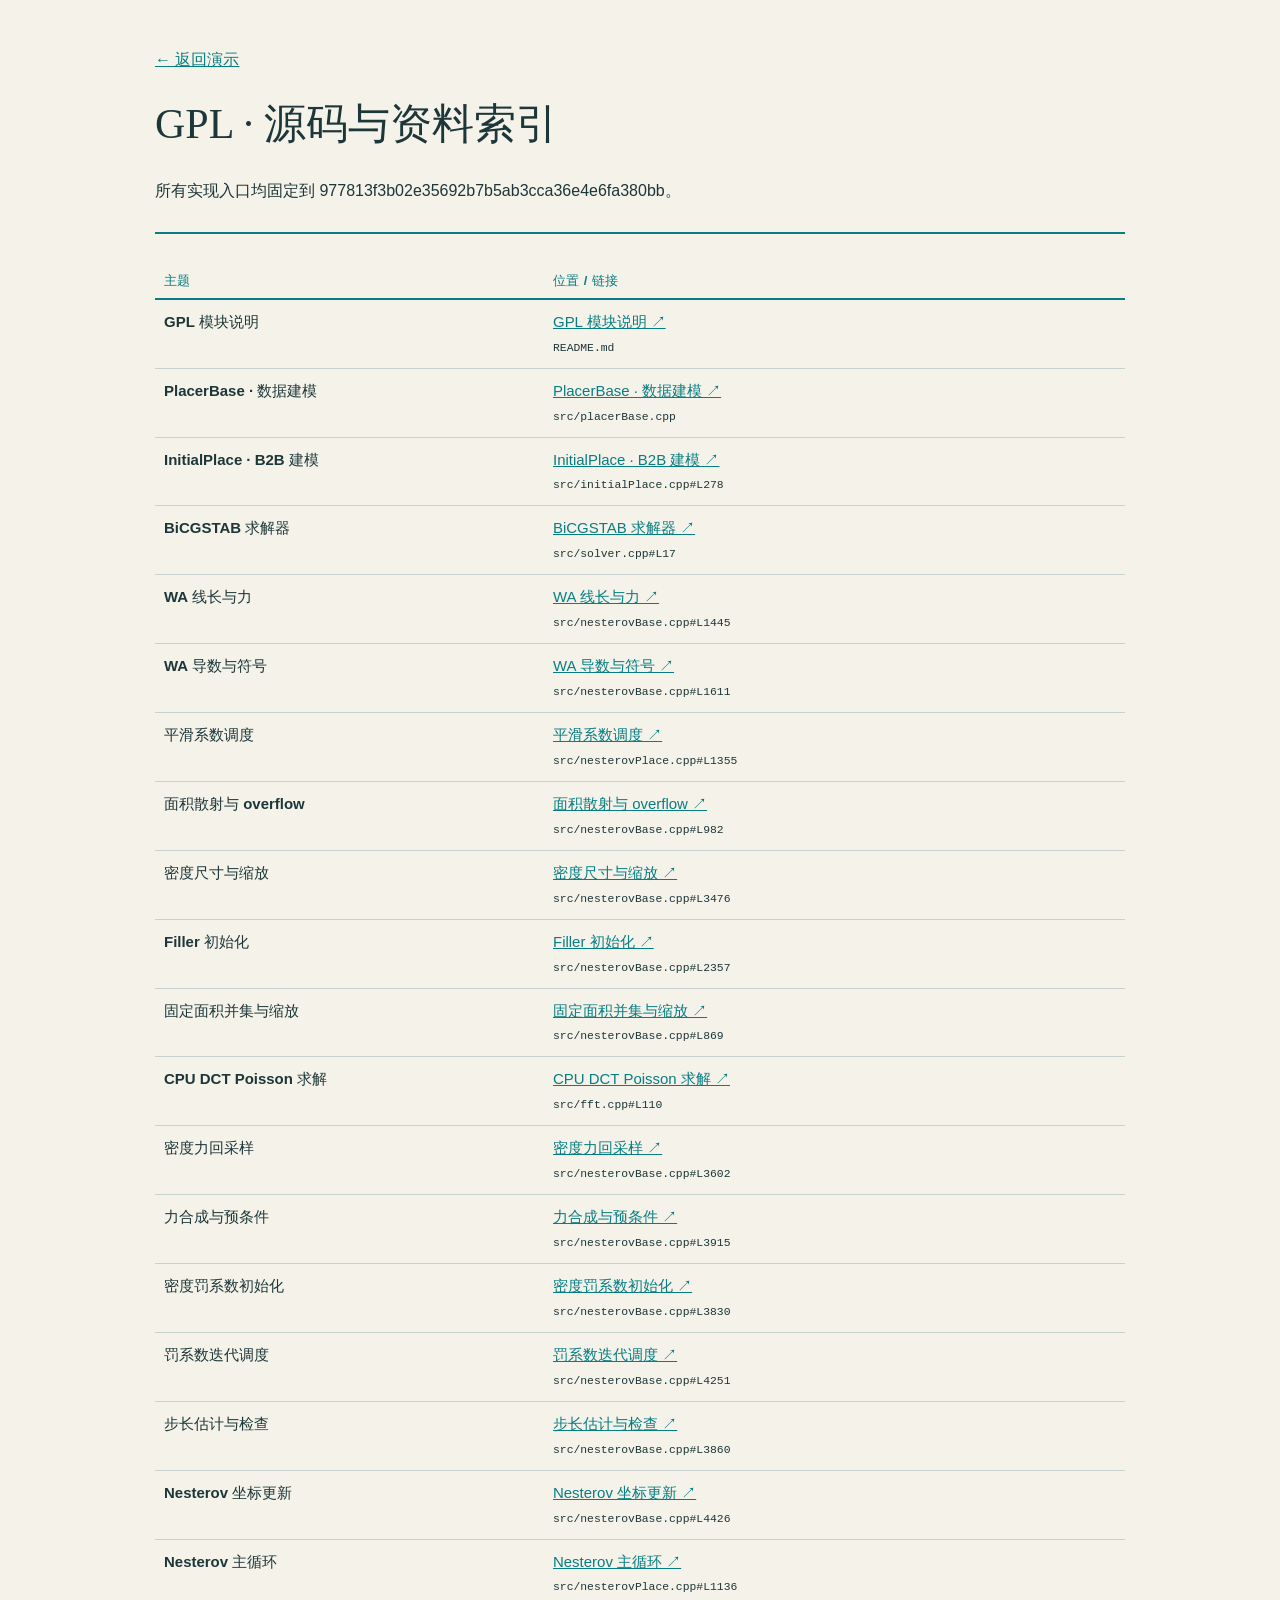
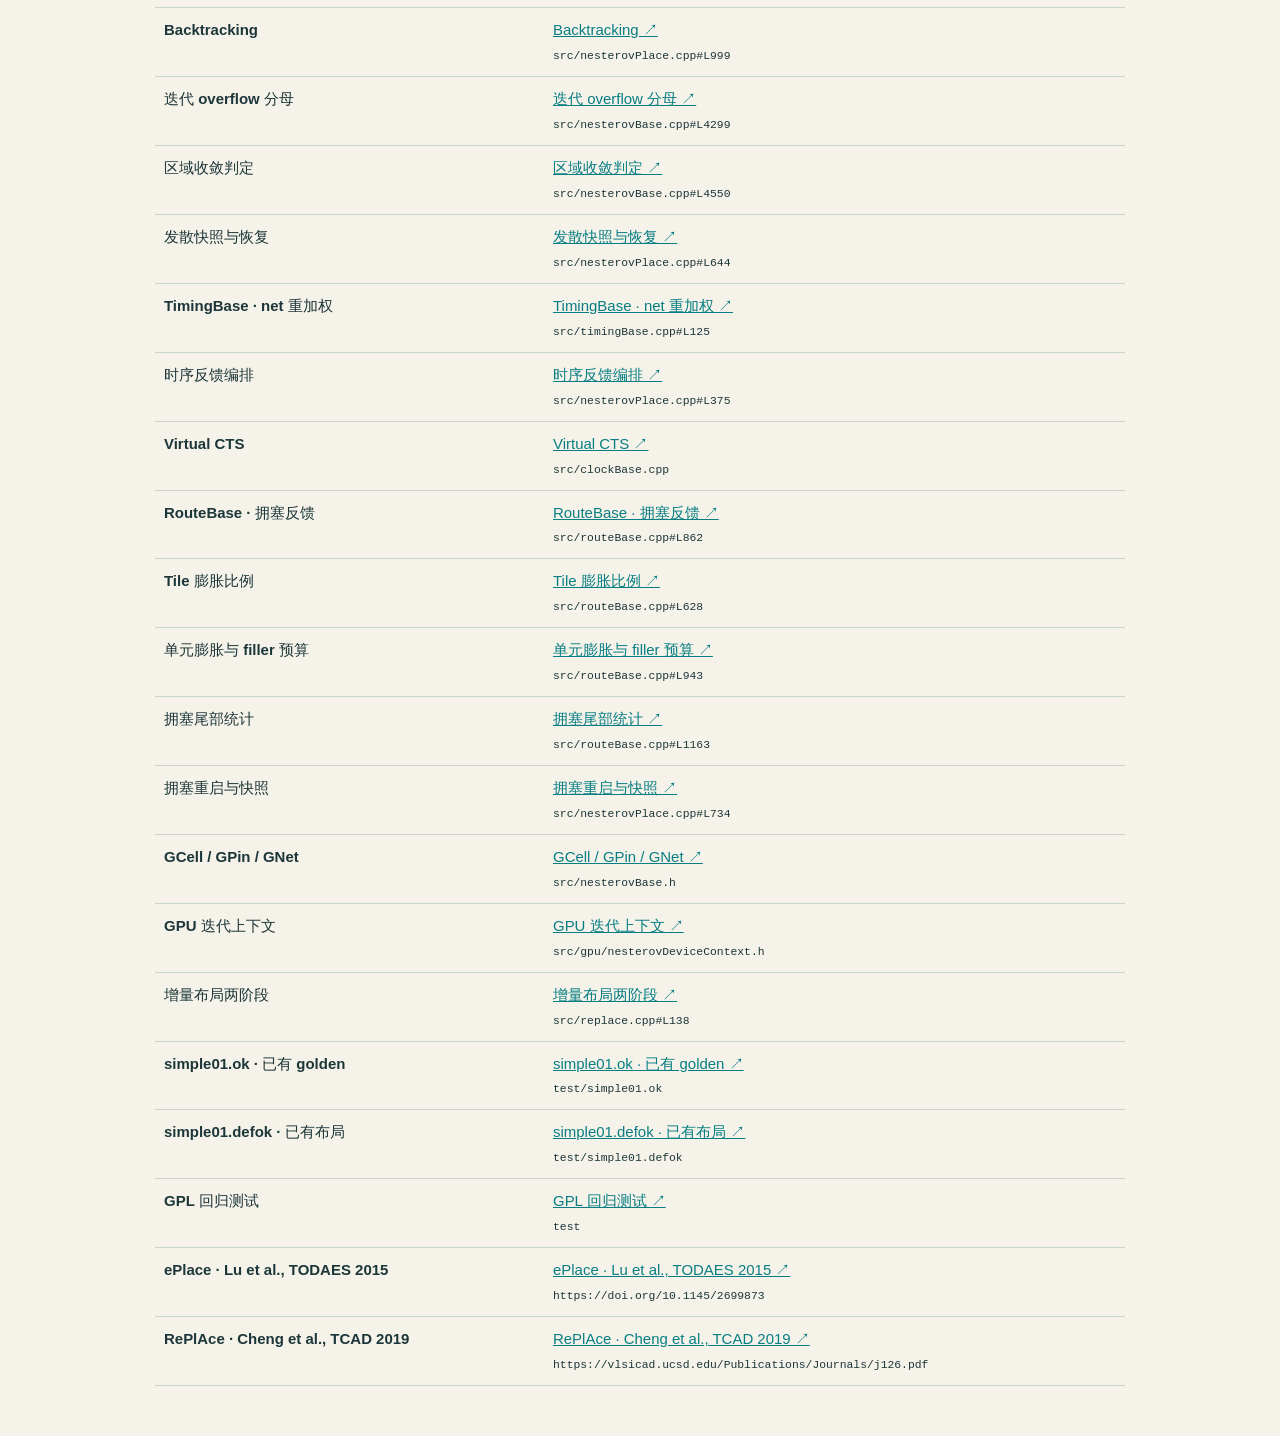
<file: gpl/source-index.html>
<!doctype html>
<html lang="zh-CN"><head><meta charset="utf-8"><meta name="viewport" content="width=device-width, initial-scale=1">
<meta name="color-scheme" content="light"><meta name="description" content="OpenROAD GPL 中文深度演示：线长、静电密度、Nesterov、时序与拥塞反馈。56 页图解，四个数值实验与逐页讲解稿。">
<title>GPL · 固定版本源码索引</title><link rel="stylesheet" href="style.css"></head>
<body class="manuscript"><header><a href="index.html">← 返回演示</a><h1>GPL · 源码与资料索引</h1><p>所有实现入口均固定到 977813f3b02e35692b7b5ab3cca36e4e6fa380bb。</p></header><main><table><tr><th>主题</th><th>位置 / 链接</th></tr>
<tr><td>GPL 模块说明</td><td><a href="https://github.com/zint99/OpenROAD/blob/977813f3b02e35692b7b5ab3cca36e4e6fa380bb/src/gpl/README.md" target="_blank" rel="noopener noreferrer">GPL 模块说明 ↗</a><br><code>README.md</code></td></tr>
<tr><td>PlacerBase · 数据建模</td><td><a href="https://github.com/zint99/OpenROAD/blob/977813f3b02e35692b7b5ab3cca36e4e6fa380bb/src/gpl/src/placerBase.cpp" target="_blank" rel="noopener noreferrer">PlacerBase · 数据建模 ↗</a><br><code>src/placerBase.cpp</code></td></tr>
<tr><td>InitialPlace · B2B 建模</td><td><a href="https://github.com/zint99/OpenROAD/blob/977813f3b02e35692b7b5ab3cca36e4e6fa380bb/src/gpl/src/initialPlace.cpp#L278" target="_blank" rel="noopener noreferrer">InitialPlace · B2B 建模 ↗</a><br><code>src/initialPlace.cpp#L278</code></td></tr>
<tr><td>BiCGSTAB 求解器</td><td><a href="https://github.com/zint99/OpenROAD/blob/977813f3b02e35692b7b5ab3cca36e4e6fa380bb/src/gpl/src/solver.cpp#L17" target="_blank" rel="noopener noreferrer">BiCGSTAB 求解器 ↗</a><br><code>src/solver.cpp#L17</code></td></tr>
<tr><td>WA 线长与力</td><td><a href="https://github.com/zint99/OpenROAD/blob/977813f3b02e35692b7b5ab3cca36e4e6fa380bb/src/gpl/src/nesterovBase.cpp#L1445" target="_blank" rel="noopener noreferrer">WA 线长与力 ↗</a><br><code>src/nesterovBase.cpp#L1445</code></td></tr>
<tr><td>WA 导数与符号</td><td><a href="https://github.com/zint99/OpenROAD/blob/977813f3b02e35692b7b5ab3cca36e4e6fa380bb/src/gpl/src/nesterovBase.cpp#L1611" target="_blank" rel="noopener noreferrer">WA 导数与符号 ↗</a><br><code>src/nesterovBase.cpp#L1611</code></td></tr>
<tr><td>平滑系数调度</td><td><a href="https://github.com/zint99/OpenROAD/blob/977813f3b02e35692b7b5ab3cca36e4e6fa380bb/src/gpl/src/nesterovPlace.cpp#L1355" target="_blank" rel="noopener noreferrer">平滑系数调度 ↗</a><br><code>src/nesterovPlace.cpp#L1355</code></td></tr>
<tr><td>面积散射与 overflow</td><td><a href="https://github.com/zint99/OpenROAD/blob/977813f3b02e35692b7b5ab3cca36e4e6fa380bb/src/gpl/src/nesterovBase.cpp#L982" target="_blank" rel="noopener noreferrer">面积散射与 overflow ↗</a><br><code>src/nesterovBase.cpp#L982</code></td></tr>
<tr><td>密度尺寸与缩放</td><td><a href="https://github.com/zint99/OpenROAD/blob/977813f3b02e35692b7b5ab3cca36e4e6fa380bb/src/gpl/src/nesterovBase.cpp#L3476" target="_blank" rel="noopener noreferrer">密度尺寸与缩放 ↗</a><br><code>src/nesterovBase.cpp#L3476</code></td></tr>
<tr><td>Filler 初始化</td><td><a href="https://github.com/zint99/OpenROAD/blob/977813f3b02e35692b7b5ab3cca36e4e6fa380bb/src/gpl/src/nesterovBase.cpp#L2357" target="_blank" rel="noopener noreferrer">Filler 初始化 ↗</a><br><code>src/nesterovBase.cpp#L2357</code></td></tr>
<tr><td>固定面积并集与缩放</td><td><a href="https://github.com/zint99/OpenROAD/blob/977813f3b02e35692b7b5ab3cca36e4e6fa380bb/src/gpl/src/nesterovBase.cpp#L869" target="_blank" rel="noopener noreferrer">固定面积并集与缩放 ↗</a><br><code>src/nesterovBase.cpp#L869</code></td></tr>
<tr><td>CPU DCT Poisson 求解</td><td><a href="https://github.com/zint99/OpenROAD/blob/977813f3b02e35692b7b5ab3cca36e4e6fa380bb/src/gpl/src/fft.cpp#L110" target="_blank" rel="noopener noreferrer">CPU DCT Poisson 求解 ↗</a><br><code>src/fft.cpp#L110</code></td></tr>
<tr><td>密度力回采样</td><td><a href="https://github.com/zint99/OpenROAD/blob/977813f3b02e35692b7b5ab3cca36e4e6fa380bb/src/gpl/src/nesterovBase.cpp#L3602" target="_blank" rel="noopener noreferrer">密度力回采样 ↗</a><br><code>src/nesterovBase.cpp#L3602</code></td></tr>
<tr><td>力合成与预条件</td><td><a href="https://github.com/zint99/OpenROAD/blob/977813f3b02e35692b7b5ab3cca36e4e6fa380bb/src/gpl/src/nesterovBase.cpp#L3915" target="_blank" rel="noopener noreferrer">力合成与预条件 ↗</a><br><code>src/nesterovBase.cpp#L3915</code></td></tr>
<tr><td>密度罚系数初始化</td><td><a href="https://github.com/zint99/OpenROAD/blob/977813f3b02e35692b7b5ab3cca36e4e6fa380bb/src/gpl/src/nesterovBase.cpp#L3830" target="_blank" rel="noopener noreferrer">密度罚系数初始化 ↗</a><br><code>src/nesterovBase.cpp#L3830</code></td></tr>
<tr><td>罚系数迭代调度</td><td><a href="https://github.com/zint99/OpenROAD/blob/977813f3b02e35692b7b5ab3cca36e4e6fa380bb/src/gpl/src/nesterovBase.cpp#L4251" target="_blank" rel="noopener noreferrer">罚系数迭代调度 ↗</a><br><code>src/nesterovBase.cpp#L4251</code></td></tr>
<tr><td>步长估计与检查</td><td><a href="https://github.com/zint99/OpenROAD/blob/977813f3b02e35692b7b5ab3cca36e4e6fa380bb/src/gpl/src/nesterovBase.cpp#L3860" target="_blank" rel="noopener noreferrer">步长估计与检查 ↗</a><br><code>src/nesterovBase.cpp#L3860</code></td></tr>
<tr><td>Nesterov 坐标更新</td><td><a href="https://github.com/zint99/OpenROAD/blob/977813f3b02e35692b7b5ab3cca36e4e6fa380bb/src/gpl/src/nesterovBase.cpp#L4426" target="_blank" rel="noopener noreferrer">Nesterov 坐标更新 ↗</a><br><code>src/nesterovBase.cpp#L4426</code></td></tr>
<tr><td>Nesterov 主循环</td><td><a href="https://github.com/zint99/OpenROAD/blob/977813f3b02e35692b7b5ab3cca36e4e6fa380bb/src/gpl/src/nesterovPlace.cpp#L1136" target="_blank" rel="noopener noreferrer">Nesterov 主循环 ↗</a><br><code>src/nesterovPlace.cpp#L1136</code></td></tr>
<tr><td>Backtracking</td><td><a href="https://github.com/zint99/OpenROAD/blob/977813f3b02e35692b7b5ab3cca36e4e6fa380bb/src/gpl/src/nesterovPlace.cpp#L999" target="_blank" rel="noopener noreferrer">Backtracking ↗</a><br><code>src/nesterovPlace.cpp#L999</code></td></tr>
<tr><td>迭代 overflow 分母</td><td><a href="https://github.com/zint99/OpenROAD/blob/977813f3b02e35692b7b5ab3cca36e4e6fa380bb/src/gpl/src/nesterovBase.cpp#L4299" target="_blank" rel="noopener noreferrer">迭代 overflow 分母 ↗</a><br><code>src/nesterovBase.cpp#L4299</code></td></tr>
<tr><td>区域收敛判定</td><td><a href="https://github.com/zint99/OpenROAD/blob/977813f3b02e35692b7b5ab3cca36e4e6fa380bb/src/gpl/src/nesterovBase.cpp#L4550" target="_blank" rel="noopener noreferrer">区域收敛判定 ↗</a><br><code>src/nesterovBase.cpp#L4550</code></td></tr>
<tr><td>发散快照与恢复</td><td><a href="https://github.com/zint99/OpenROAD/blob/977813f3b02e35692b7b5ab3cca36e4e6fa380bb/src/gpl/src/nesterovPlace.cpp#L644" target="_blank" rel="noopener noreferrer">发散快照与恢复 ↗</a><br><code>src/nesterovPlace.cpp#L644</code></td></tr>
<tr><td>TimingBase · net 重加权</td><td><a href="https://github.com/zint99/OpenROAD/blob/977813f3b02e35692b7b5ab3cca36e4e6fa380bb/src/gpl/src/timingBase.cpp#L125" target="_blank" rel="noopener noreferrer">TimingBase · net 重加权 ↗</a><br><code>src/timingBase.cpp#L125</code></td></tr>
<tr><td>时序反馈编排</td><td><a href="https://github.com/zint99/OpenROAD/blob/977813f3b02e35692b7b5ab3cca36e4e6fa380bb/src/gpl/src/nesterovPlace.cpp#L375" target="_blank" rel="noopener noreferrer">时序反馈编排 ↗</a><br><code>src/nesterovPlace.cpp#L375</code></td></tr>
<tr><td>Virtual CTS</td><td><a href="https://github.com/zint99/OpenROAD/blob/977813f3b02e35692b7b5ab3cca36e4e6fa380bb/src/gpl/src/clockBase.cpp" target="_blank" rel="noopener noreferrer">Virtual CTS ↗</a><br><code>src/clockBase.cpp</code></td></tr>
<tr><td>RouteBase · 拥塞反馈</td><td><a href="https://github.com/zint99/OpenROAD/blob/977813f3b02e35692b7b5ab3cca36e4e6fa380bb/src/gpl/src/routeBase.cpp#L862" target="_blank" rel="noopener noreferrer">RouteBase · 拥塞反馈 ↗</a><br><code>src/routeBase.cpp#L862</code></td></tr>
<tr><td>Tile 膨胀比例</td><td><a href="https://github.com/zint99/OpenROAD/blob/977813f3b02e35692b7b5ab3cca36e4e6fa380bb/src/gpl/src/routeBase.cpp#L628" target="_blank" rel="noopener noreferrer">Tile 膨胀比例 ↗</a><br><code>src/routeBase.cpp#L628</code></td></tr>
<tr><td>单元膨胀与 filler 预算</td><td><a href="https://github.com/zint99/OpenROAD/blob/977813f3b02e35692b7b5ab3cca36e4e6fa380bb/src/gpl/src/routeBase.cpp#L943" target="_blank" rel="noopener noreferrer">单元膨胀与 filler 预算 ↗</a><br><code>src/routeBase.cpp#L943</code></td></tr>
<tr><td>拥塞尾部统计</td><td><a href="https://github.com/zint99/OpenROAD/blob/977813f3b02e35692b7b5ab3cca36e4e6fa380bb/src/gpl/src/routeBase.cpp#L1163" target="_blank" rel="noopener noreferrer">拥塞尾部统计 ↗</a><br><code>src/routeBase.cpp#L1163</code></td></tr>
<tr><td>拥塞重启与快照</td><td><a href="https://github.com/zint99/OpenROAD/blob/977813f3b02e35692b7b5ab3cca36e4e6fa380bb/src/gpl/src/nesterovPlace.cpp#L734" target="_blank" rel="noopener noreferrer">拥塞重启与快照 ↗</a><br><code>src/nesterovPlace.cpp#L734</code></td></tr>
<tr><td>GCell / GPin / GNet</td><td><a href="https://github.com/zint99/OpenROAD/blob/977813f3b02e35692b7b5ab3cca36e4e6fa380bb/src/gpl/src/nesterovBase.h" target="_blank" rel="noopener noreferrer">GCell / GPin / GNet ↗</a><br><code>src/nesterovBase.h</code></td></tr>
<tr><td>GPU 迭代上下文</td><td><a href="https://github.com/zint99/OpenROAD/blob/977813f3b02e35692b7b5ab3cca36e4e6fa380bb/src/gpl/src/gpu/nesterovDeviceContext.h" target="_blank" rel="noopener noreferrer">GPU 迭代上下文 ↗</a><br><code>src/gpu/nesterovDeviceContext.h</code></td></tr>
<tr><td>增量布局两阶段</td><td><a href="https://github.com/zint99/OpenROAD/blob/977813f3b02e35692b7b5ab3cca36e4e6fa380bb/src/gpl/src/replace.cpp#L138" target="_blank" rel="noopener noreferrer">增量布局两阶段 ↗</a><br><code>src/replace.cpp#L138</code></td></tr>
<tr><td>simple01.ok · 已有 golden</td><td><a href="https://github.com/zint99/OpenROAD/blob/977813f3b02e35692b7b5ab3cca36e4e6fa380bb/src/gpl/test/simple01.ok" target="_blank" rel="noopener noreferrer">simple01.ok · 已有 golden ↗</a><br><code>test/simple01.ok</code></td></tr>
<tr><td>simple01.defok · 已有布局</td><td><a href="https://github.com/zint99/OpenROAD/blob/977813f3b02e35692b7b5ab3cca36e4e6fa380bb/src/gpl/test/simple01.defok" target="_blank" rel="noopener noreferrer">simple01.defok · 已有布局 ↗</a><br><code>test/simple01.defok</code></td></tr>
<tr><td>GPL 回归测试</td><td><a href="https://github.com/zint99/OpenROAD/blob/977813f3b02e35692b7b5ab3cca36e4e6fa380bb/src/gpl/test" target="_blank" rel="noopener noreferrer">GPL 回归测试 ↗</a><br><code>test</code></td></tr>
<tr><td>ePlace · Lu et al., TODAES 2015</td><td><a href="https://doi.org/10.1145/2699873" target="_blank" rel="noopener noreferrer">ePlace · Lu et al., TODAES 2015 ↗</a><br><code>https://doi.org/10.1145/2699873</code></td></tr>
<tr><td>RePlAce · Cheng et al., TCAD 2019</td><td><a href="https://vlsicad.ucsd.edu/Publications/Journals/j126.pdf" target="_blank" rel="noopener noreferrer">RePlAce · Cheng et al., TCAD 2019 ↗</a><br><code>https://vlsicad.ucsd.edu/Publications/Journals/j126.pdf</code></td></tr>
</table></main></body></html>
</file>
<file: gpl/style.css>
:root{--paper:#f4f2e9;--white:#fcfbf5;--ink:#1d3639;--muted:#627976;--teal:#087e83;--orange:#cb613c;--line:#c7d4cd;--blue:#426eaa;font-family:"Noto Sans CJK SC","PingFang SC","Microsoft YaHei","Droid Sans Fallback",sans-serif;color:var(--ink);background:var(--paper);font-synthesis:none}*{box-sizing:border-box}body{margin:0}a{color:var(--teal)}button,input,a{touch-action:manipulation}button,input{font:inherit}button{cursor:pointer;border:1px solid var(--line);border-radius:4px;background:transparent;color:inherit;padding:8px 12px;transition:background .15s}button:hover{background:#087e8310}button:disabled{opacity:.35;cursor:default}button:focus-visible,a:focus-visible,input:focus-visible{outline:3px solid var(--orange);outline-offset:3px}button:active{transform:translateY(1px)}p,h1,h2,h3,figure{margin:0}kbd{font:11px ui-monospace,monospace;opacity:.55;margin-left:5px}code{font-family:"SFMono-Regular",Consolas,monospace;font-size:.76em;overflow-wrap:anywhere}.topbar{height:58px;padding:0 3.6vw;display:flex;align-items:center;justify-content:space-between;gap:20px;border-bottom:1px solid var(--line);background:var(--paper)}.brand{font:bold 22px Georgia,serif;letter-spacing:.035em;color:var(--ink);text-decoration:none}.brand span{font:11px ui-monospace,monospace;letter-spacing:.08em;color:var(--teal)}#chapter-label{font-size:12px;color:var(--muted);letter-spacing:.06em}.topbar nav{display:flex;align-items:center;gap:8px}.topbar nav a{font-size:12px;padding:6px;text-decoration:none}.topbar button{font-size:12px}main#slides{min-height:590px}.slide{max-width:1680px;margin:auto;padding:28px 4.7vw 18px;display:flex;flex-direction:column;gap:17px;min-height:650px;border-bottom:1px solid var(--line)}.js main#slides{height:calc(100svh - 110px);min-height:0}.js .slide{height:100%;min-height:0;border-bottom:0}.slide[hidden]{display:none!important}.slide-heading{flex:none}.eyebrow{color:var(--teal);font:500 11px/1.6 ui-monospace,"Noto Sans CJK SC",sans-serif;letter-spacing:.115em;margin-bottom:10px}.slide h1{font-family:Georgia,"Noto Serif CJK SC","Songti SC",serif;font-size:clamp(39px,4.4vw,72px);font-weight:500;line-height:1.15;letter-spacing:-.04em}.slide h2{font-size:clamp(28px,2.68vw,45px);font-weight:650;line-height:1.26;letter-spacing:-.035em}.slide-content{flex:1;min-height:0;display:grid;grid-template-columns:.96fr 1.24fr;gap:4vw;align-items:center}.copy{display:flex;flex-direction:column;gap:17px;min-width:0}.copy p,.copy li{font-size:clamp(16px,1.36vw,22px);line-height:1.75}.copy p.small{font-size:clamp(12px,.99vw,15px);color:var(--muted);line-height:1.65}.copy .hero-copy{font-size:clamp(23px,2.15vw,35px);line-height:1.7;font-weight:400;letter-spacing:-.02em}.copy b{font-weight:650}.copy ol{padding-left:1.35em;margin:0;display:flex;flex-direction:column;gap:12px}.copy .rows{display:grid;gap:23px}.copy .rows p{border-top:1px solid var(--line);padding-top:14px}.copy .metrics{display:grid;gap:18px}.metrics b{font-family:Georgia,"Noto Sans CJK SC",serif;font-size:clamp(25px,2.35vw,37px);font-weight:400;color:var(--teal);line-height:1.3}.accent-text{color:var(--teal)}.orange-text{color:var(--orange)}.equation{font-family:"Cambria Math",Georgia,"Noto Serif CJK SC","Droid Sans Fallback",serif;font-size:clamp(25px,2.25vw,36px);line-height:1.8;letter-spacing:-.02em;color:var(--ink);padding:9px 0;border-top:1px solid var(--line);border-bottom:1px solid var(--line)}.equation.compact{font-size:clamp(21px,1.95vw,31px);line-height:1.8}sub,sup{font-size:.63em;line-height:0}.slide figure{height:100%;min-width:0;max-height:460px;display:flex;align-items:center;justify-content:center}.visual{display:block;width:100%;height:100%;overflow:visible;font-family:"Noto Sans CJK SC","PingFang SC","Microsoft YaHei","Droid Sans Fallback",sans-serif}.takeaway{border-left:3px solid var(--orange);padding:3px 0 3px 16px;font-size:clamp(16px,1.45vw,23px);line-height:1.5;flex:none;letter-spacing:-.02em}.sources{font-size:10px;line-height:1.65;color:var(--muted);flex:none}.sources a{color:inherit;text-decoration:none;border-bottom:1px solid transparent}.sources a:hover{color:var(--teal);border-bottom-color:var(--teal)}.print-page{display:none}table{width:100%;border-collapse:collapse}th{text-align:left;font-size:13px;letter-spacing:.03em;color:var(--teal);border-bottom:2px solid var(--teal);padding:8px 9px}td{font-size:clamp(14px,1.17vw,18px);line-height:1.6;border-bottom:1px solid var(--line);padding:10px 9px;vertical-align:top}td:first-child{font-weight:550}.dark{background:#102f34;color:#eff1e7;position:relative}.dark .eyebrow{color:#7dc5b6}.dark .small{color:#bad0c7!important}.dark .sources,.dark .sources a{color:#b3c6be}.dark .takeaway{color:#dce9dd;border-color:#db966f}.dark:before{content:"";position:absolute;inset:0;background-image:linear-gradient(#addbcc04 1px,transparent 1px),linear-gradient(90deg,#addbcc04 1px,transparent 1px);background-size:28px 28px;pointer-events:none}.dark>*{position:relative}.bottombar{height:52px;display:flex;justify-content:space-between;align-items:center;position:relative;border-top:1px solid var(--line);padding:0 3.6vw}.bottombar nav{display:flex;gap:17px;align-items:center}.bottombar button{padding:5px 14px}.key-hint{color:var(--muted);font-size:11px}#count{font:13px ui-monospace,monospace;min-width:65px;text-align:center}#progress{position:absolute;top:-2px;left:0;height:3px;background:var(--teal);transition:width .2s}.control{display:flex;align-items:center;gap:12px;flex-wrap:wrap;margin-top:4px}.control label{font-size:14px}.control input{accent-color:var(--teal);flex:1;min-width:100px}.control output{font:16px ui-monospace,monospace;min-width:40px}.readout{border-top:1px solid var(--line);padding-top:10px;font:16px/1.85 ui-monospace,"Noto Sans CJK SC",sans-serif;color:var(--teal);min-height:44px}.lab-buttons{display:flex;gap:9px}.lab-buttons button{font-size:14px}.sr-only{position:absolute;width:1px;height:1px;overflow:hidden;clip-path:inset(50%)}dialog{width:min(1140px,94vw);max-height:87svh;border:1px solid var(--line);border-radius:8px;background:var(--white);color:var(--ink);padding:28px}dialog::backdrop{background:#102f34b8}dialog>header{display:flex;align-items:center;justify-content:space-between;margin-bottom:20px}dialog h2{font-size:26px}#toc{display:grid;grid-template-columns:repeat(3,1fr);gap:10px}#toc button{text-align:left;padding:14px;min-height:79px;font-size:14px;line-height:1.6}#toc small{display:block;color:var(--teal);font:11px ui-monospace,monospace;margin-bottom:4px}#toc button[aria-current=true]{background:#dbece4;border-color:var(--teal)}#notes{position:fixed;bottom:68px;right:20px;width:min(690px,calc(100vw - 40px));max-height:58svh;overflow:auto;background:#17393d;color:#f2f4e9;border:1px solid #496e66;box-shadow:0 16px 70px #102f3470;z-index:6;border-radius:6px;padding:24px}#notes[hidden]{display:none}#notes header{display:flex;justify-content:space-between;align-items:center;gap:20px;margin-bottom:13px}#notes p{font-size:16px;line-height:1.95}#notes small{display:block;margin-top:14px;color:#b7ccc2;line-height:1.6}#notes a{color:#91d3c6}#notes button{color:#fff}.nojs{padding:18px;color:var(--orange)}.manuscript{max-width:1050px;margin:0 auto;padding:50px 40px}.manuscript header{border-bottom:2px solid var(--teal);padding-bottom:26px}.manuscript h1{font:42px Georgia,"Noto Serif CJK SC",serif;margin:25px 0}.manuscript header p{margin-top:12px;line-height:1.8;overflow-wrap:anywhere}.manuscript article{padding:38px 0;border-bottom:1px solid var(--line)}.manuscript h2{font-size:25px;line-height:1.5;margin-bottom:17px}.manuscript h2 a{text-decoration:none;color:var(--ink)}.manuscript article>p{font-size:18px;line-height:2;text-align:justify}.manuscript blockquote{border-left:3px solid var(--orange);padding:10px 20px;margin:20px 0;font-size:19px;line-height:1.8;background:#fffaf0}.manuscript .sources{margin-top:20px;font-size:12px}.manuscript table{margin-top:30px}.manuscript footer{padding:30px 0;color:var(--muted);font-size:13px}
@media(min-width:1800px){.topbar,.bottombar{padding-left:calc((100vw - 1520px)/2);padding-right:calc((100vw - 1520px)/2)}}
@media(max-height:720px) and (min-width:901px){.slide{gap:12px;padding-top:19px;padding-bottom:12px}.copy{gap:12px}.copy p,.copy li{line-height:1.6}.copy ol{gap:8px}.copy .rows{gap:16px}.slide figure{max-height:365px}.eyebrow{margin-bottom:6px}td{padding:7px 8px}.equation{padding:6px 0}}
@media(max-width:900px){.topbar{height:57px;padding:0 16px;gap:5px}.brand span,#chapter-label,.key-hint,kbd{display:none}.topbar nav{gap:3px}.topbar nav a{font-size:11px;padding:5px}.topbar button{font-size:11px;padding:7px}.js main#slides{height:calc(100svh - 109px)}.slide,.js .slide{padding:26px 22px 22px;overflow-y:auto;gap:22px}.slide-content{grid-template-columns:1fr;gap:22px;flex:1 0 auto;min-height:auto}.slide figure{height:auto;min-height:240px;max-height:none}.visual{height:auto;max-height:390px}.slide h2{font-size:28px}.slide h1{font-size:42px}.copy p,.copy li{font-size:17px}.copy .small{font-size:12px!important}.copy .hero-copy{font-size:25px}.equation,.equation.compact{font-size:23px}.takeaway{font-size:17px}.sources{font-size:10px}.copy{gap:15px}td{font-size:14px}.bottombar{padding:0 18px;justify-content:flex-end}#toc{grid-template-columns:1fr 1fr}.manuscript{padding:30px 22px}.manuscript h1{font-size:32px}.manuscript article>p{font-size:17px}.dark:before{display:none}}
@media(max-width:450px){.brand{font-size:19px}.topbar nav a[href="notes.html"]{display:none}#toc{grid-template-columns:1fr}dialog{padding:20px}.copy td{font-size:13px;padding:8px 5px}.slide h2{font-size:26px}.sources{overflow-wrap:anywhere}}
@media(prefers-reduced-motion:reduce){*{transition:none!important;scroll-behavior:auto!important}}
@media print{@page{size:338.667mm 190.5mm;margin:0}*{-webkit-print-color-adjust:exact;print-color-adjust:exact}.topbar,.bottombar,dialog,#notes,.control,.lab-buttons,.nojs{display:none!important}html,body{width:1280px;background:var(--paper)}main#slides,.js main#slides{height:auto;min-height:0}.slide,.js .slide,.slide[hidden]{display:flex!important;width:1280px;height:720px;min-height:720px;max-height:720px;max-width:none;padding:35px 54px 25px;gap:17px;overflow:hidden;break-after:page;page-break-after:always;border:0}.slide:last-child{break-after:auto;page-break-after:auto}.slide h1{font-size:61px}.slide h2{font-size:35px}.slide-content{display:grid;grid-template-columns:.96fr 1.24fr;gap:48px;flex:1;min-height:0}.copy{gap:17px}.copy p,.copy li{font-size:18px;line-height:1.68}.copy p.small{font-size:12px}.copy .hero-copy{font-size:28px}.equation,.equation.compact{font-size:25px}.slide figure{height:100%;max-height:440px;min-height:0}.visual{height:100%;max-height:440px}.takeaway{font-size:18px}.sources{font-size:10px;padding-right:55px;position:relative}.print-page{display:block;position:absolute;right:0;bottom:0;font:11px ui-monospace,monospace}.eyebrow{font-size:11px}.copy td{font-size:15px;padding:9px 8px}.copy th{font-size:13px}.copy .metrics b{font-size:29px}.readout{font-size:15px;min-height:0}body.manuscript{width:auto;max-width:none;padding:18mm 23mm;background:white}.manuscript article{break-inside:avoid}.manuscript header{break-after:page}}
</file>
